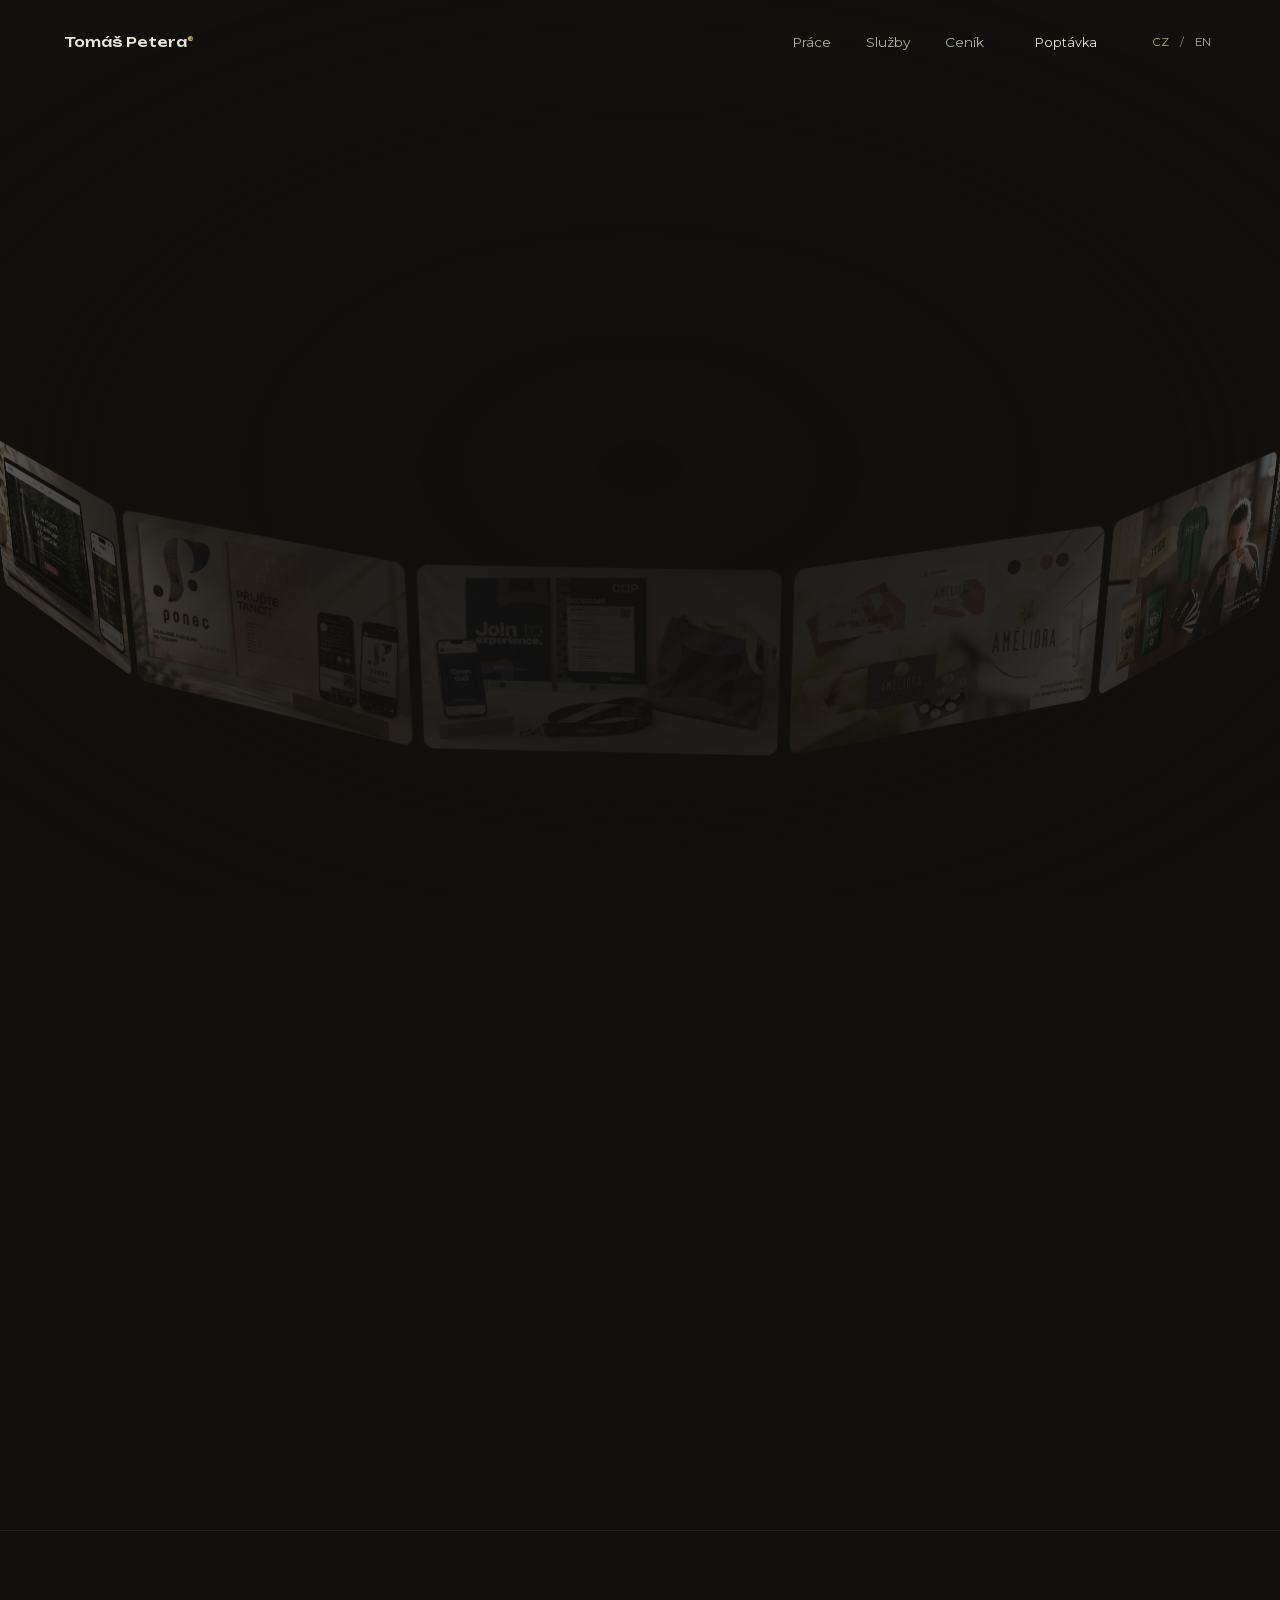
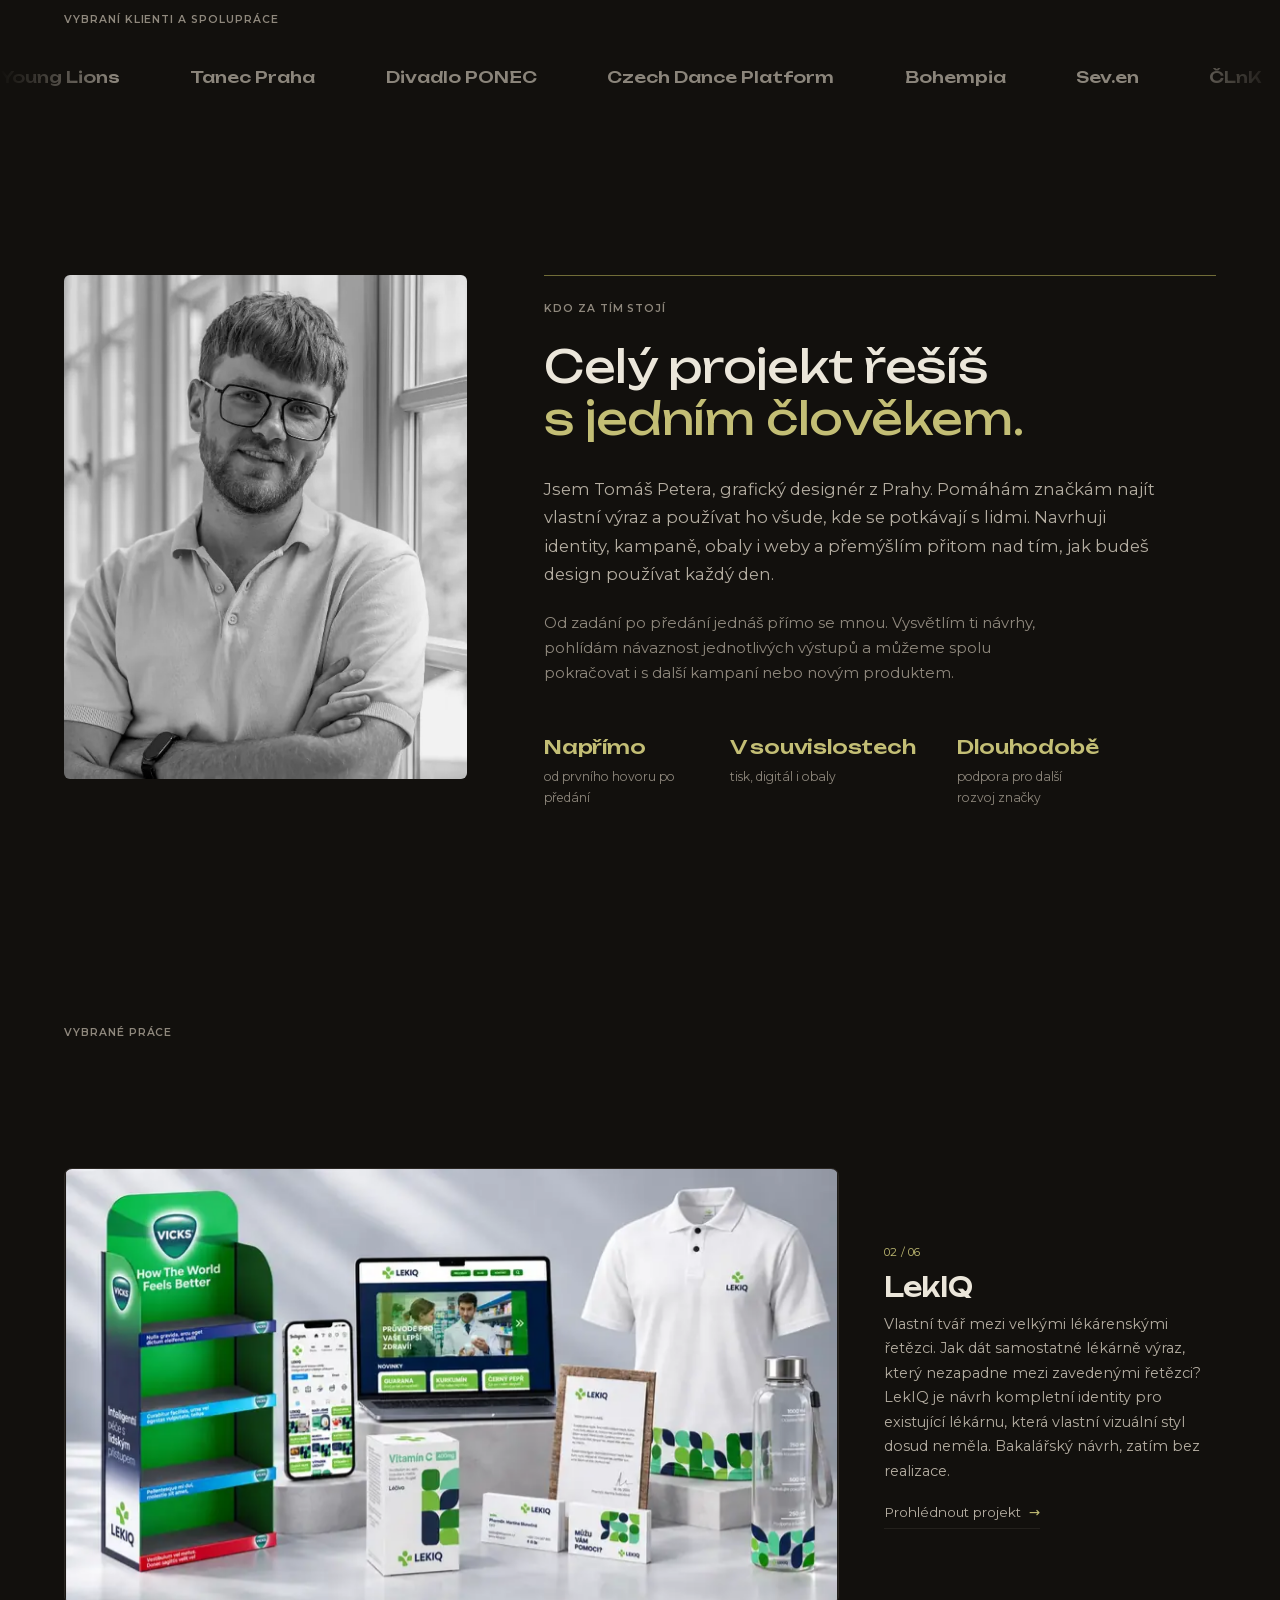
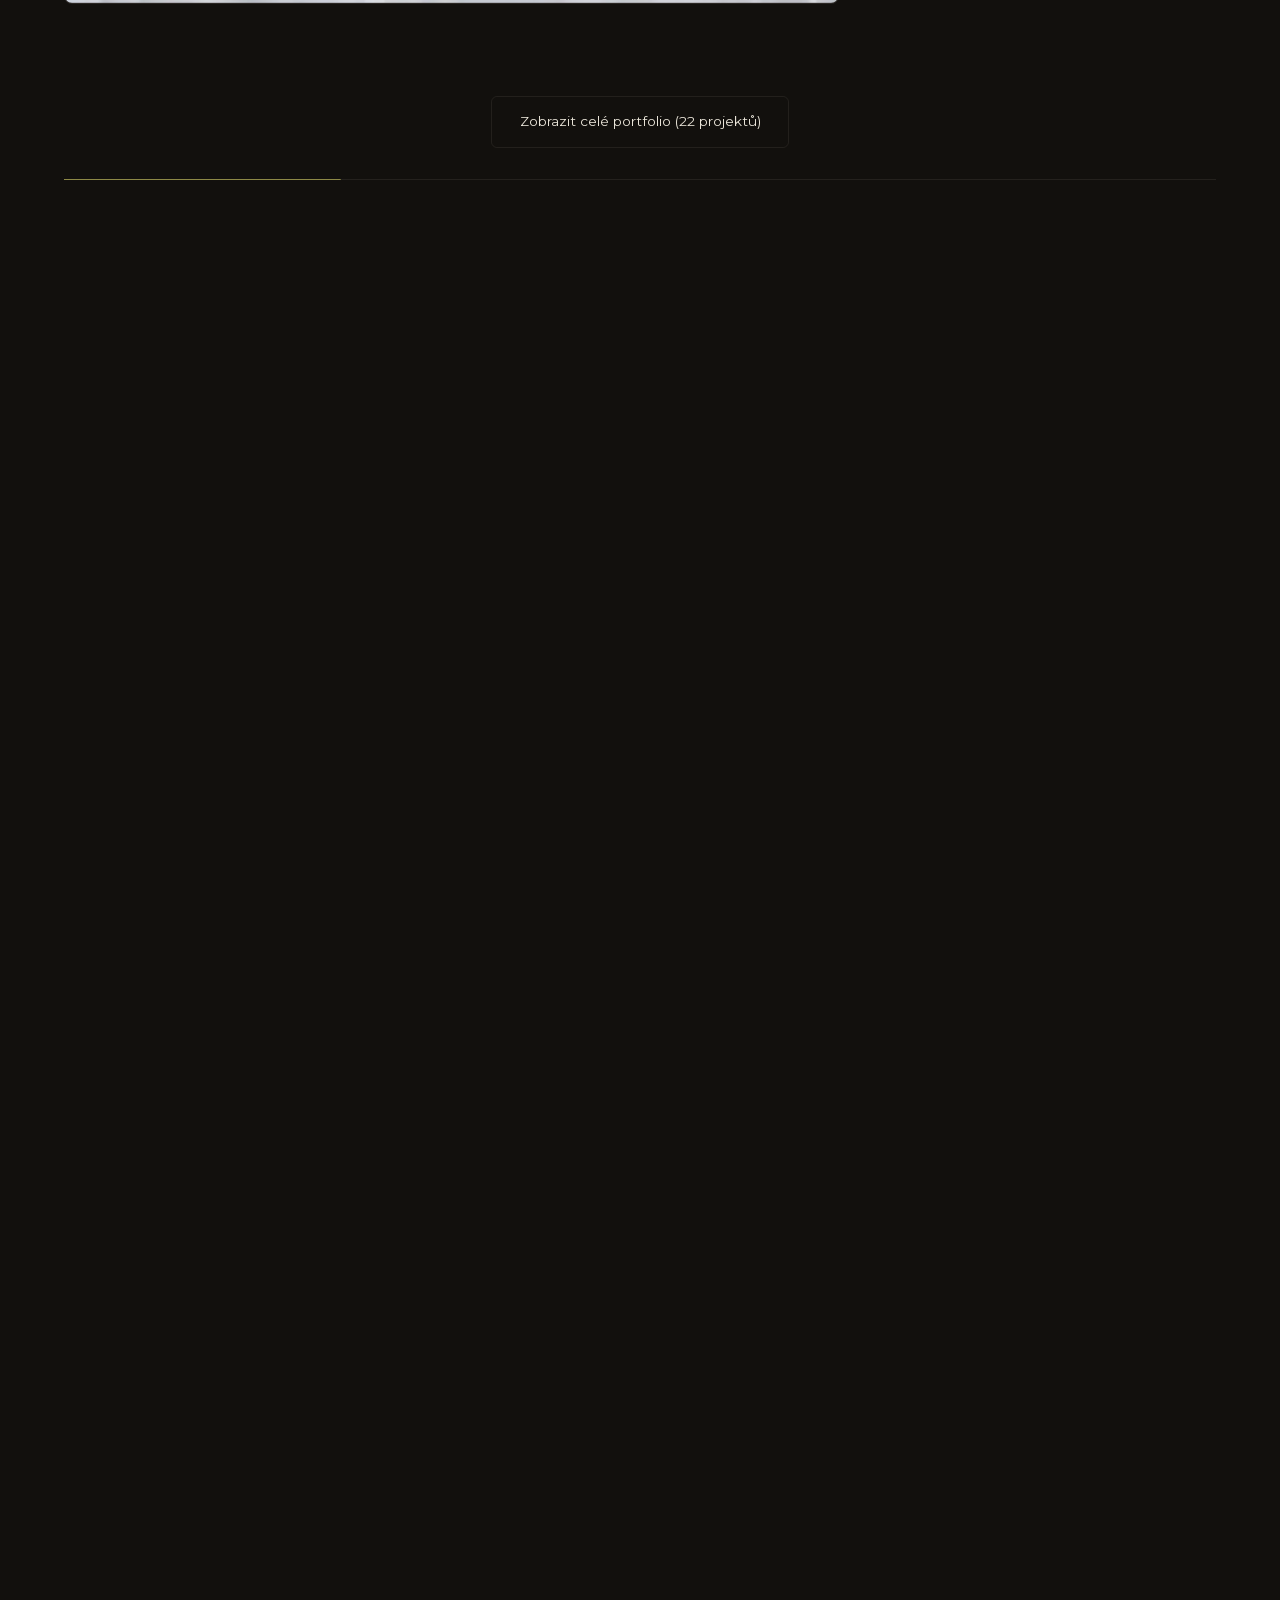
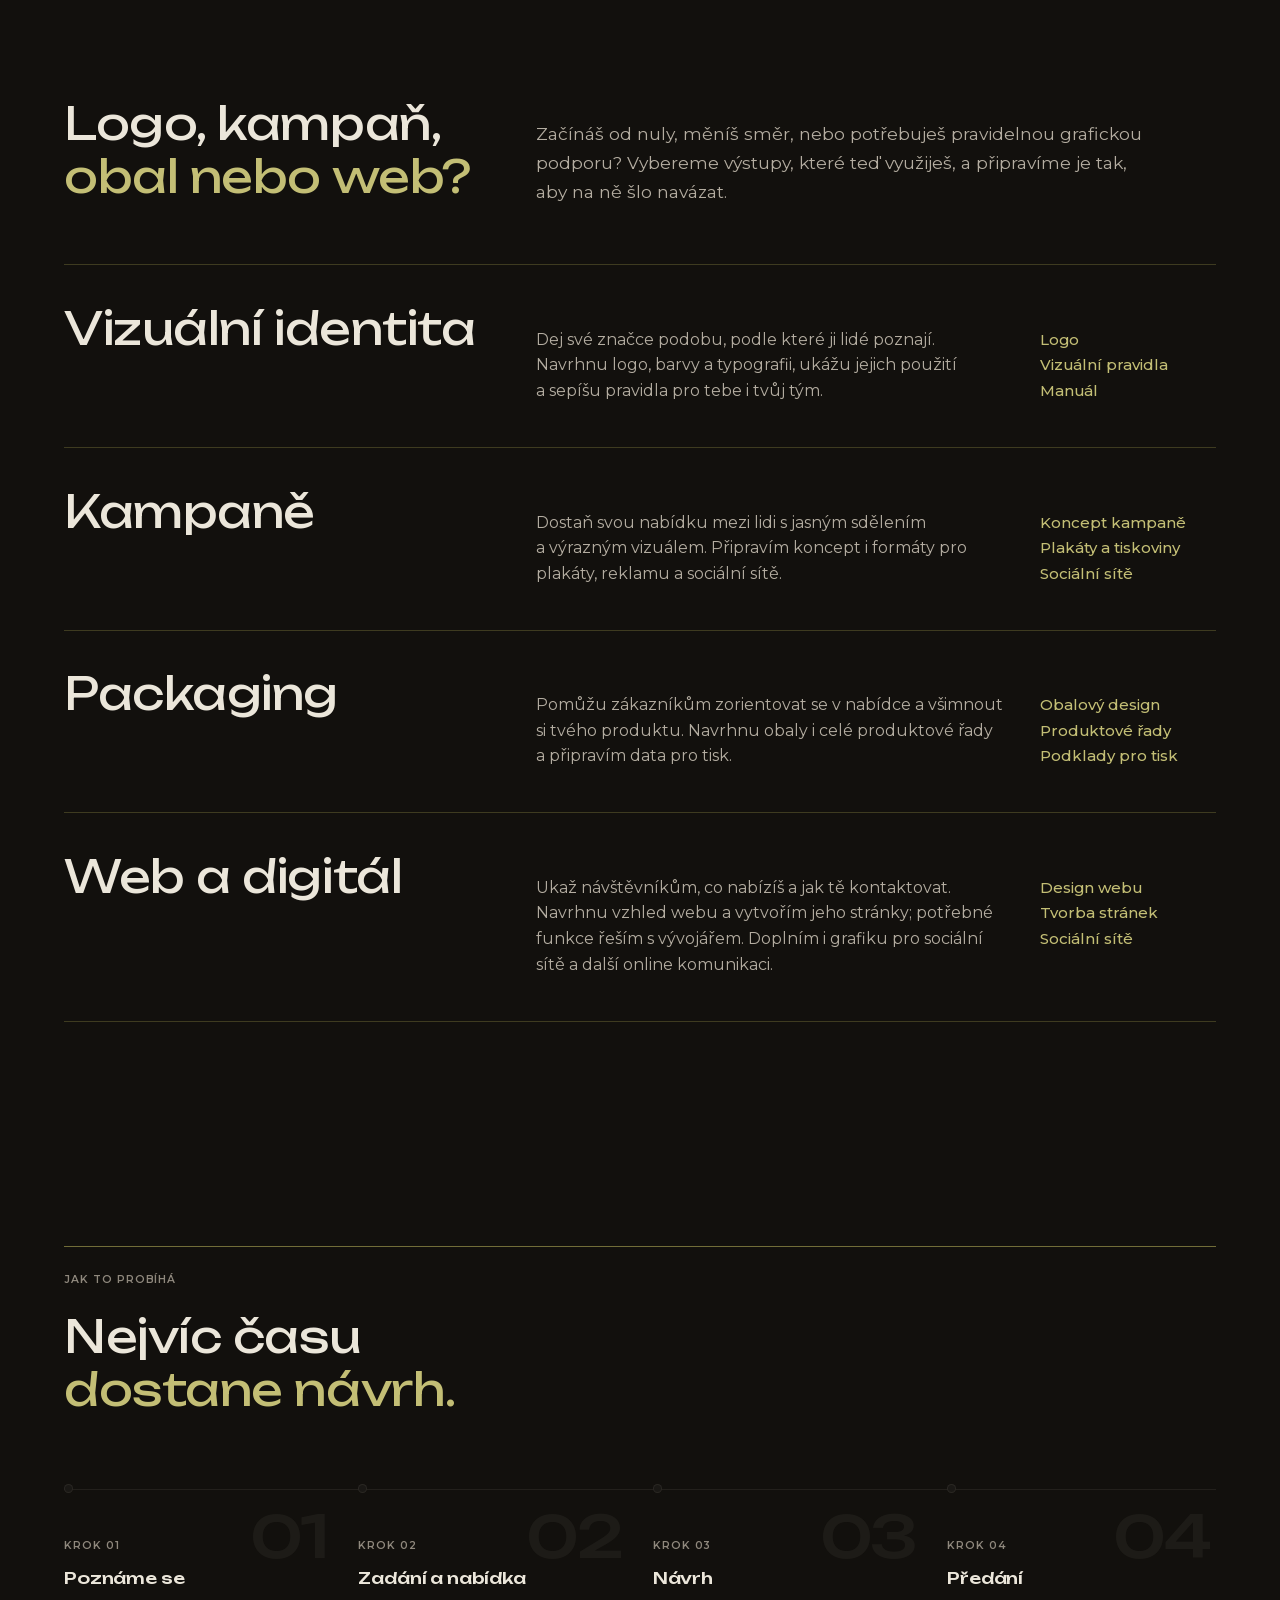
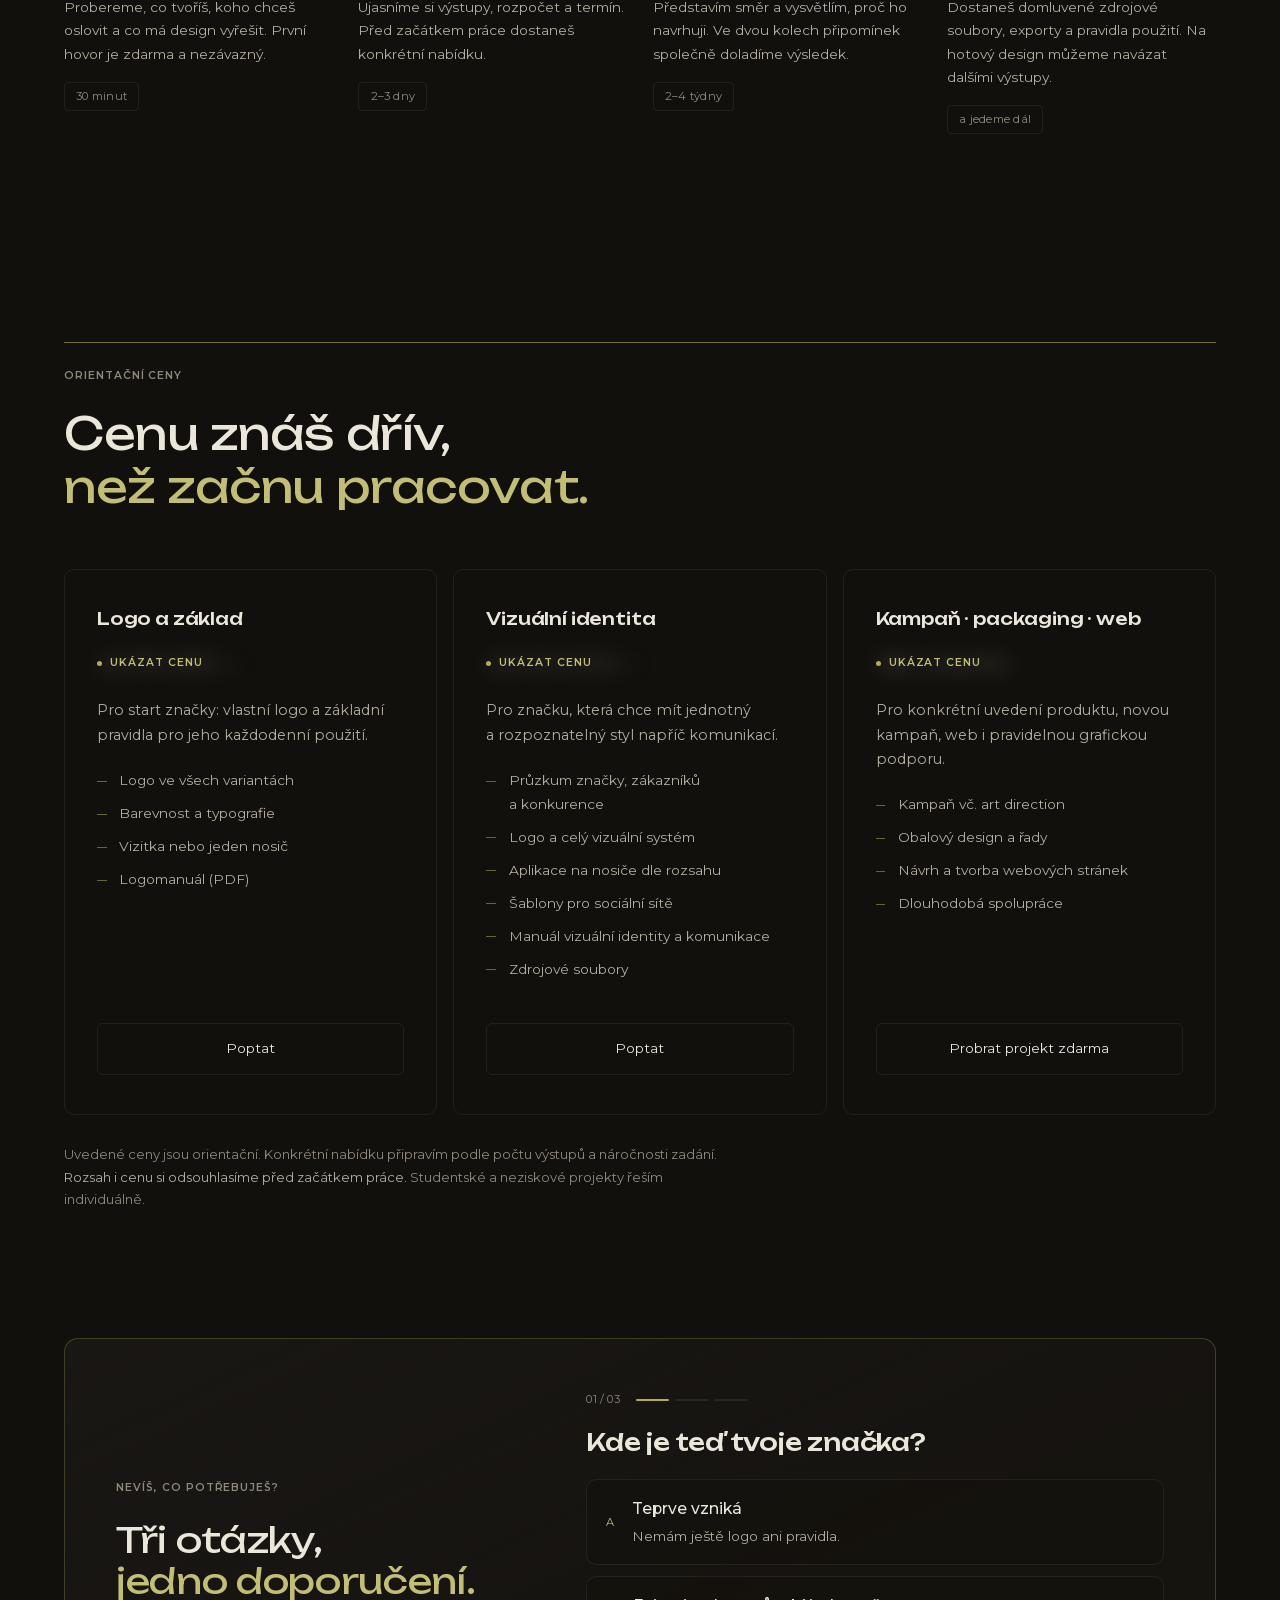
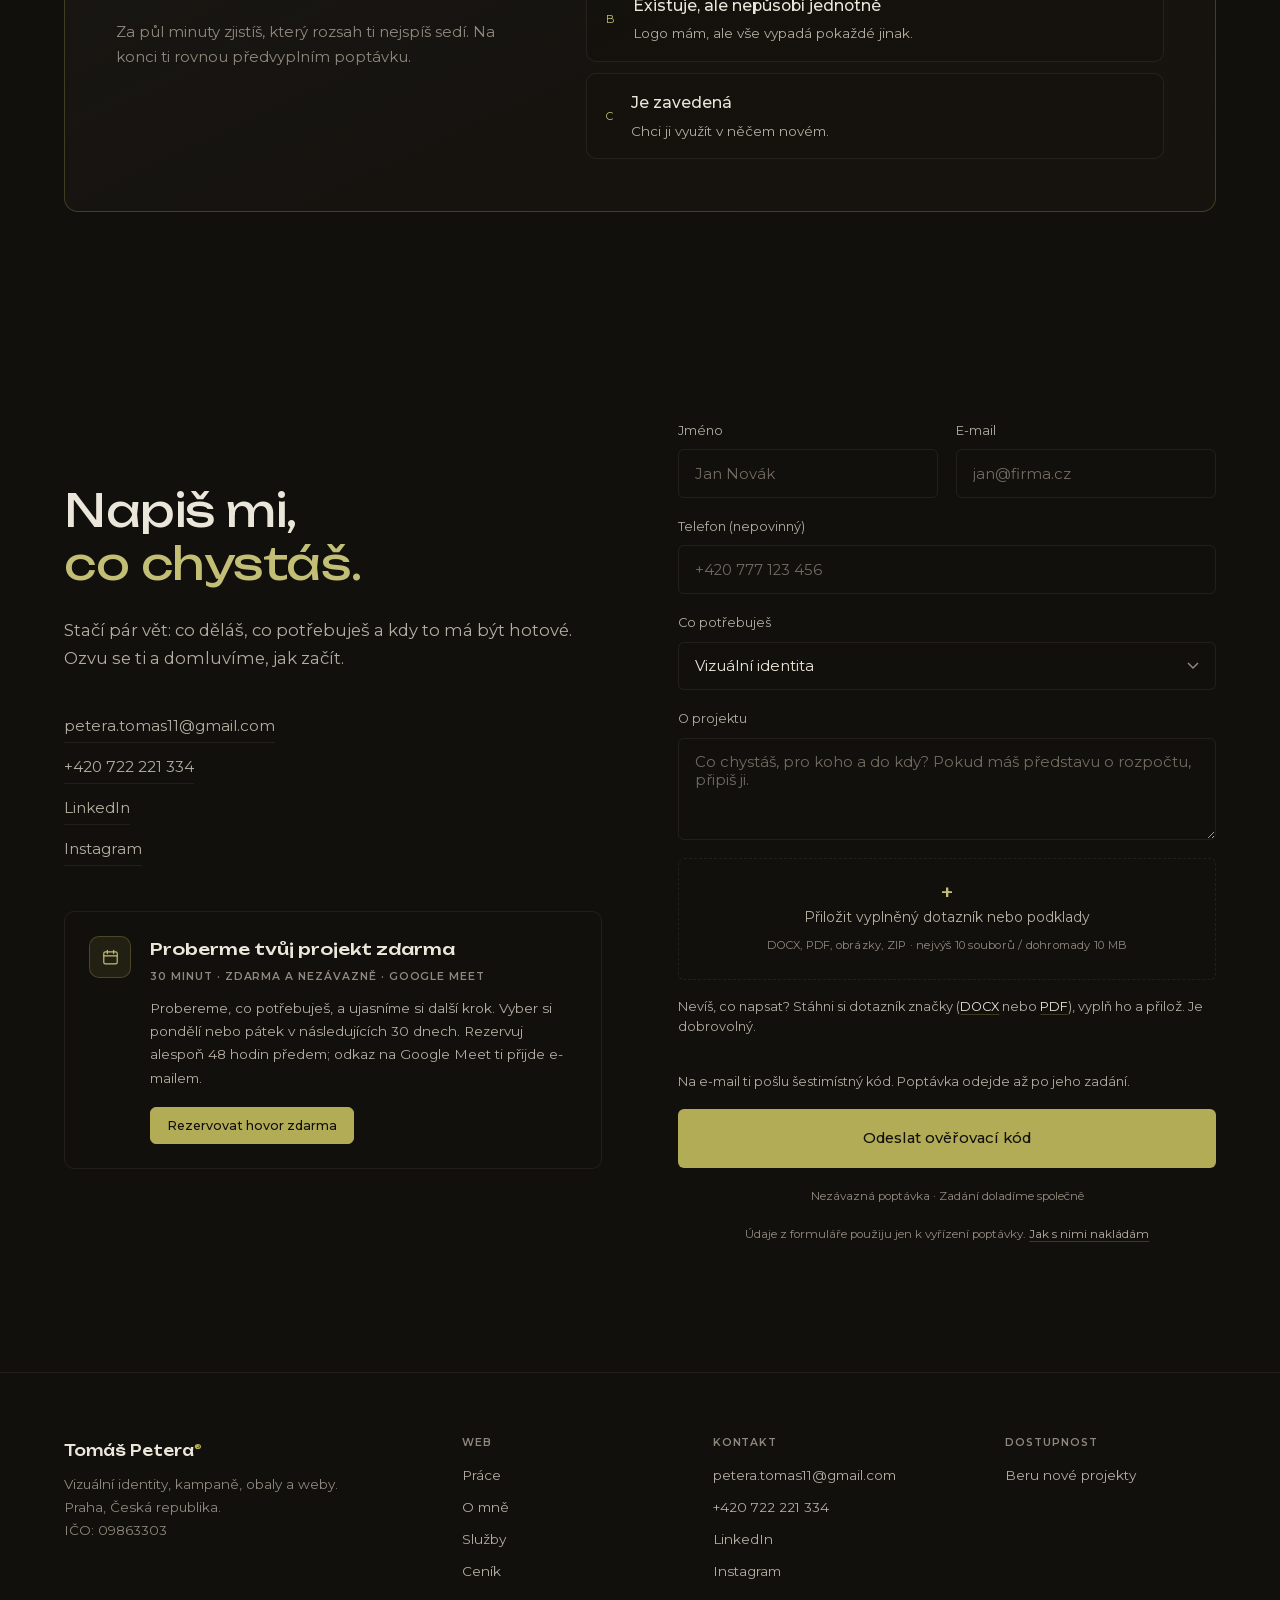
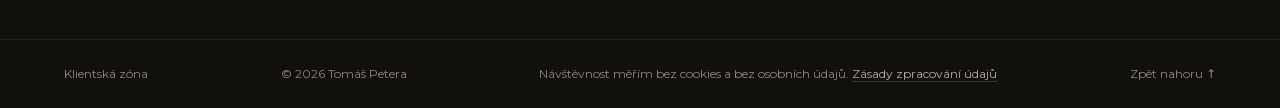
<file: index.html>
<!DOCTYPE html>

<html lang="cs">

<head>

<meta charset="UTF-8">

<meta name="viewport" content="width=device-width, initial-scale=1.0">



<title>Tomáš Petera, grafický designér Praha | Logo a vizuální identita</title>

<meta name="description" content="Grafický design pro značky, které chtějí být vidět. Tomáš Petera: vizuální identity, kampaně, obaly a weby. Prohlédni si projekty a pojďme probrat ten tvůj.">

<meta name="theme-color" content="#12100D">

<link rel="canonical" href="https://tomaspetera.cz/">



<meta property="og:title" content="Tomáš Petera, grafický designér Praha">

<meta property="og:description" content="Grafický design pro značky, které chtějí být vidět. Tomáš Petera: vizuální identity, kampaně, obaly a weby. Prohlédni si projekty a pojďme probrat ten tvůj.">

<meta property="og:type" content="website">

<meta property="og:url" content="https://tomaspetera.cz/">

<meta property="og:site_name" content="Tomáš Petera">

<meta property="og:locale" content="cs_CZ">

<meta property="og:image" content="https://tomaspetera.cz/og-cover.jpg">

<meta property="og:image:alt" content="Tomáš Petera, grafický designér, Praha">

<meta property="og:image:width" content="1200">

<meta property="og:image:height" content="630">

<meta property="og:image:type" content="image/jpeg">

<meta name="twitter:card" content="summary_large_image">

<meta name="twitter:title" content="Tomáš Petera, grafický designér Praha">

<meta name="twitter:description" content="Grafický design pro značky, které chtějí být vidět. Tomáš Petera: vizuální identity, kampaně, obaly a weby. Prohlédni si projekty a pojďme probrat ten tvůj.">

<meta name="twitter:image" content="https://tomaspetera.cz/og-cover.jpg">



<link rel="preload" as="font" type="font/woff2" href="assets/fonts/unbounded.woff2" crossorigin>

<link rel="preload" as="font" type="font/woff2" href="assets/fonts/montserrat.woff2" crossorigin>

<link rel="preload" as="image" href="assets/img/ring/younglions.webp">

<link rel="stylesheet" href="assets/css/style.css?v=20261030">



<style>

  .hero__title .hero__eyebrow{ display:block; font-weight:400; text-shadow:none; }

</style>



<script type="application/ld+json">

{

  "@context": "https://schema.org",

  "@type": "ProfessionalService",

  "@id": "https://tomaspetera.cz/#business",

  "name": "Tomáš Petera, grafický designér",

  "url": "https://tomaspetera.cz/",

  "image": "https://tomaspetera.cz/assets/img/tomas.webp",

  "email": "petera.tomas11@gmail.com",

  "telephone": "+420722221334",

  "priceRange": "13000–60000 Kč",

  "address": {

    "@type": "PostalAddress",

    "addressLocality": "Praha",

    "addressCountry": "CZ"

  },

  "areaServed": {

    "@type": "Country",

    "name": "Česká republika"

  },

  "founder": {

    "@type": "Person",

    "name": "Tomáš Petera",

    "jobTitle": "Grafický designér",

    "url": "https://tomaspetera.cz/",

    "sameAs": [

      "https://www.linkedin.com/in/tomaspetera",

      "https://www.instagram.com/tomaspetera.design/",

      "https://www.kreativnicesko.cz/cs/galerie-kreativcu/3b8aae38-7043-4389-8cdf-cd040e47220b"

    ]

  },

  "knowsAbout": [

    "vizuální identita",

    "tvorba loga",

    "logomanuál",

    "brand design",

    "reklamní kampaně",

    "art direction",

    "obalový design",

    "packaging",

    "design webu",

    "grafický design"

  ],

  "hasOfferCatalog": {

    "@type": "OfferCatalog",

    "name": "Služby",

    "itemListElement": [

      {

        "@type": "Offer",

        "itemOffered": {

          "@type": "Service",

          "name": "Vizuální identita"

        }

      },

      {

        "@type": "Offer",

        "itemOffered": {

          "@type": "Service",

          "name": "Kampaně"

        }

      },

      {

        "@type": "Offer",

        "itemOffered": {

          "@type": "Service",

          "name": "Packaging"

        }

      },

      {

        "@type": "Offer",

        "itemOffered": {

          "@type": "Service",

          "name": "Web a digitál"

        }

      }

    ]

  },

  "legalName": "Tomáš Petera",

  "taxID": "09863303",

  "identifier": {

    "@type": "PropertyValue",

    "propertyID": "IČO",

    "value": "09863303"

  },

  "sameAs": [

    "https://www.linkedin.com/in/tomaspetera",

    "https://www.instagram.com/tomaspetera.design/",

    "https://www.kreativnicesko.cz/cs/galerie-kreativcu/3b8aae38-7043-4389-8cdf-cd040e47220b"

  ]

}

</script>

<link rel="icon" type="image/x-icon" sizes="16x16 32x32 48x48" href="/favicon.ico?v=20261030">

<link rel="icon" type="image/png" sizes="32x32" href="/favicon32.png?v=20261030">

<link rel="icon" type="image/png" sizes="96x96" href="/favicon96.png?v=20261030">

<link rel="icon" type="image/png" sizes="512x512" href="/favicon512.png?v=20261030">

<link rel="apple-touch-icon" sizes="180x180" href="/appletouchicon.png?v=20261030">



<link rel="alternate" hreflang="cs" href="https://tomaspetera.cz/">

<link rel="alternate" hreflang="en" href="https://tomaspetera.cz/en.html">

<link rel="alternate" hreflang="x-default" href="https://tomaspetera.cz/">

</head>



<body>



<a href="#about" class="skip">Přeskočit na obsah</a>







<!-- ══════ NAVIGACE ══════ -->

<header class="nav" id="nav">

  <a href="#top" class="nav__logo">Tomáš&nbsp;Petera<i>®</i></a>

  <nav class="nav__links">

    <a href="prace.html">Práce</a>

    <a href="#services">Služby</a>

    <a href="#pricing">Ceník</a>

  </nav>

  <a href="#contact" class="btn btn--sm"><span>Poptávka</span></a>

  <nav class="nav__lang" aria-label="Jazyk"><a href="/" lang="cs" hreflang="cs" aria-label="Čeština" aria-current="true">CZ</a><span aria-hidden="true">/</span><a href="/en.html" lang="en" hreflang="en" aria-label="English">EN</a></nav>

  <button class="burger" id="burger" aria-label="Menu"><span></span><span></span></button>

</header>



<div class="menu" id="menu">

  <a href="prace.html">Práce</a>

  <a href="#about">O&nbsp;mně</a>

  <a href="#services">Služby</a>

  <a href="#process">Proces</a>

  <a href="#pricing">Ceník</a>

  <a href="#contact">Poptávka</a>

</div>





<button class="totop" id="toTop" aria-label="Zpět nahoru">↑</button>



<main id="top">



<!-- ══════ HERO — 3D prstenec z projektů, otáčí se scrollem ══════ -->

<section class="hero" id="hero">

  <div class="hero__stage">

    <div class="ring-wrap" id="ringWrap" aria-hidden="true">

      <div class="ring" id="ring">

        <!-- Desky 5–11 jsou při načtení vzadu a nejsou vidět, proto mají data-src: stáhnou se až po načtení

             stránky nebo při prvním posunu (main.js), aby na pomalém připojení nebrzdily styly, písma a první desku. -->

        <div class="ring__face" style="--i:0"><img src="assets/img/ring/younglions.webp" alt="" width="640" height="360" decoding="async" fetchpriority="high"></div>

        <div class="ring__face" style="--i:1"><img src="assets/img/ring/kemp-stary-sad.webp" alt="" width="640" height="360" decoding="async" fetchpriority="low"></div>

        <div class="ring__face" style="--i:2"><img src="assets/img/ring/mitogena.webp" alt="" width="640" height="360" decoding="async" fetchpriority="low"></div>

        <div class="ring__face" style="--i:3"><img src="assets/img/ring/lekiq.webp" alt="" width="640" height="360" decoding="async" fetchpriority="low"></div>

        <div class="ring__face" style="--i:4"><img src="assets/img/ring/clnk.webp" alt="" width="640" height="360" decoding="async" fetchpriority="low"></div>

        <div class="ring__face" style="--i:5"><img data-src="assets/img/ring/therrapia.webp" alt="" width="640" height="360" decoding="async" fetchpriority="low"></div>

        <div class="ring__face" style="--i:6"><img data-src="assets/img/ring/ponec.webp" alt="" width="640" height="360" decoding="async" fetchpriority="low"></div>

        <div class="ring__face" style="--i:7"><img data-src="assets/img/ring/cdp.webp" alt="" width="640" height="360" decoding="async" fetchpriority="low"></div>

        <div class="ring__face" style="--i:8"><img data-src="assets/img/ring/ameliora.webp" alt="" width="640" height="360" decoding="async" fetchpriority="low"></div>

        <div class="ring__face" style="--i:9"><img data-src="assets/img/ring/ecoffee.webp" alt="" width="640" height="360" decoding="async" fetchpriority="low"></div>

        <div class="ring__face" style="--i:10"><img data-src="assets/img/ring/den-usmevu.webp" alt="" width="640" height="360" decoding="async" fetchpriority="low"></div>

        <div class="ring__face" style="--i:11"><img data-src="assets/img/ring/sisters-conspiracy.webp" alt="" width="640" height="360" decoding="async" fetchpriority="low"></div>

        <div class="ring__face" style="--i:12"><img src="assets/img/ring/fits.webp" alt="" width="640" height="360" decoding="async" fetchpriority="low"></div>

        <div class="ring__face" style="--i:13"><img src="assets/img/ring/kutna-hora.webp" alt="" width="640" height="360" decoding="async" fetchpriority="low"></div>

        <div class="ring__face" style="--i:14"><img src="assets/img/ring/drip-it.webp" alt="" width="640" height="360" decoding="async" fetchpriority="low"></div>

        <div class="ring__face" style="--i:15"><img src="assets/img/ring/klaudia-zdravi.webp" alt="" width="640" height="360" decoding="async" fetchpriority="low"></div>

      </div>

    </div>

    <div class="hero__scrim" aria-hidden="true"></div>



    <div class="hero__content" id="heroContent">

      <div class="hero__inner">

        <h1 class="hero__title">

          <span class="hero__eyebrow">Grafický designér · Praha</span>

          <span class="line"><span class="split">Ať tvoji značku</span></span>

          <span class="line"><span class="split">nejde přehlédnout.</span></span>

        </h1>

        <p class="hero__sub">Dám tvé značce vlastní tvář a&nbsp;jasná pravidla. Od loga přes obaly až po komunikaci, kterou lidé poznají. Potřebuješ novou identitu, nebo partnera pro její další rozvoj? Pojďme probrat, co má tvoje značka před sebou.</p>

        <div class="hero__cta">

          <a href="#showcase" class="btn btn--primary"><span>Prohlédnout projekty</span></a>

          <a href="#contact" class="btn btn--ghost"><span>Probrat spolupráci</span></a>

        </div>

      </div>

    </div>





  </div>

</section>





<!-- ══════ KLIENTI — pás log ══════ -->

<section class="brands">

  <div class="container">

    <p class="brands__label reveal">Vybraní klienti a&nbsp;spolupráce</p>

  </div>

  <div class="marquee" id="marquee">

    <div class="marquee__track">

      <span class="logo">Young Lions</span>

      <span class="logo">Tanec Praha</span>

      <span class="logo">Divadlo PONEC</span>

      <span class="logo">Czech Dance Platform</span>

      <span class="logo">Bohempia</span>

      <span class="logo">Sev.en</span>

      <span class="logo">ČLnK</span>

      <span class="logo">PharmaPort</span>

      <span class="logo">LabePharm</span>

      <span class="logo">Grow Smart</span>

      <span class="logo">Kreativní kancl</span>

      <span class="logo">Viadukt Karlín</span>

      <span class="logo">Mitogena</span>

    </div>

  </div>

</section>



<!-- ══════ O MNĚ ══════ -->

<section class="about" id="about">

  <div class="container about__grid">

    <div class="about__photo reveal">

      <img src="assets/img/tomas.webp" alt="Tomáš Petera, grafický designér" width="504" height="630" loading="lazy" decoding="async">

    </div>

    <div class="about__text">

      <p class="eyebrow reveal">Kdo za tím stojí</p>

      <h2 class="h2 reveal">Celý projekt řešíš<br><span class="accent">s&nbsp;jedním člověkem.</span></h2>

      <p class="lead reveal">Jsem Tomáš Petera, grafický designér z&nbsp;Prahy. Pomáhám značkám najít vlastní výraz a&nbsp;používat ho všude, kde se potkávají s&nbsp;lidmi. Navrhuji identity, kampaně, obaly i&nbsp;weby a&nbsp;přemýšlím přitom nad tím, jak budeš design používat každý den.</p>

      <p class="muted reveal">Od zadání po předání jednáš přímo se mnou. Vysvětlím ti návrhy, pohlídám návaznost jednotlivých výstupů a&nbsp;můžeme spolu pokračovat i&nbsp;s&nbsp;další kampaní nebo novým produktem.</p>

      <ul class="about__facts reveal"><li><b>Napřímo</b><span>od prvního hovoru po předání</span></li><li><b>V&nbsp;souvislostech</b><span>tisk, digitál i&nbsp;obaly</span></li><li><b>Dlouhodobě</b><span>podpora pro další rozvoj značky</span></li></ul>

    </div>

  </div>

</section>



<!-- ══════ VYBRANÉ PRÁCE — jedna po druhé ══════ -->

<section class="showcase" id="showcase">

  <div class="showcase__sticky">

    <div class="container showcase__head">

      <p class="eyebrow">Vybrané práce</p>

      <h2 class="vh">Vybrané práce</h2>

    </div>



    <div class="showcase__stage" id="stage">

<figure class="shot"><div class="shot__media"><img src="assets/img/younglions-800.webp" srcset="assets/img/younglions-480.webp 480w, assets/img/younglions-800.webp 800w, assets/img/younglions-1200.webp 1200w" sizes="(max-width: 1080px) 92vw, min(58vw, 800px)" alt="Young Lions 2026 – ukázka projektu" width="1600" height="900" loading="lazy" decoding="async"></div><figcaption><span class="shot__idx">01 / 06</span><h3>Young Lions 2026</h3><p>Každý ročník nový. Značka pořád rozpoznatelná. Vizuální podoba Young Lions se každý rok výrazně měnila.</p><span class="shot__links"><a class="shot__link" href="prace.html#younglions">Prohlédnout projekt <i>→</i></a><a class="shot__link" href="https://www.instagram.com/younglionscz/" target="_blank" rel="noopener" data-ext="instagram">Instagram <i>↗</i></a></span></figcaption></figure>

<figure class="shot"><div class="shot__media"><img src="assets/img/lekiq-800.webp" srcset="assets/img/lekiq-480.webp 480w, assets/img/lekiq-800.webp 800w, assets/img/lekiq-1200.webp 1200w" sizes="(max-width: 1080px) 92vw, min(58vw, 800px)" alt="LekIQ – ukázka projektu" width="1600" height="900" loading="lazy" decoding="async"></div><figcaption><span class="shot__idx">02 / 06</span><h3>LekIQ</h3><p>Vlastní tvář mezi velkými lékárenskými řetězci. Jak dát samostatné lékárně výraz, který nezapadne mezi zavedenými řetězci? LekIQ je návrh kompletní identity pro existující lékárnu, která vlastní vizuální styl dosud neměla. Bakalářský návrh, zatím bez realizace.</p><a class="shot__link" href="prace.html#lekiq">Prohlédnout projekt <i>→</i></a></figcaption></figure>

<figure class="shot"><div class="shot__media"><img src="assets/img/clnk-800.webp" srcset="assets/img/clnk-480.webp 480w, assets/img/clnk-800.webp 800w, assets/img/clnk-1200.webp 1200w" sizes="(max-width: 1080px) 92vw, min(58vw, 800px)" alt="Česká lékárnická komora – ukázka projektu" width="1600" height="900" loading="lazy" decoding="async"></div><figcaption><span class="shot__idx">03 / 06</span><h3>Česká lékárnická komora</h3><p>Jedna komora. Jednotný hlas i&nbsp;vizuální podoba. Od interních dokumentů po veřejnou komunikaci&nbsp;– nová identita České lékárnické komory musela fungovat v&nbsp;každodenním provozu celé organizace.</p><span class="shot__links"><a class="shot__link" href="prace.html#clnk">Prohlédnout projekt <i>→</i></a><a class="shot__link" href="https://lekarnici.cz/" target="_blank" rel="noopener" data-ext="web">Web komory <i>↗</i></a></span></figcaption></figure>

<figure class="shot"><div class="shot__media"><img src="assets/img/therrapia-800.webp" srcset="assets/img/therrapia-480.webp 480w, assets/img/therrapia-800.webp 800w, assets/img/therrapia-1200.webp 1200w" sizes="(max-width: 1080px) 92vw, min(58vw, 800px)" alt="Therrapia – ukázka projektu" width="1600" height="900" loading="lazy" decoding="async"></div><figcaption><span class="shot__idx">04 / 06</span><h3>Therrapia</h3><p>První kontakt začíná ještě před prvním setkáním. Nová terapeutická praxe potřebovala představit svou nabídku a&nbsp;vytvořit prostor pro první oslovení.</p><span class="shot__links"><a class="shot__link" href="prace.html#therrapia">Prohlédnout projekt <i>→</i></a><a class="shot__link" href="https://therrapia.cz/" target="_blank" rel="noopener" data-ext="web">Živý web <i>↗</i></a></span></figcaption></figure>

<figure class="shot"><div class="shot__media"><img src="assets/img/ponec-800.webp" srcset="assets/img/ponec-480.webp 480w, assets/img/ponec-800.webp 800w, assets/img/ponec-1200.webp 1200w" sizes="(max-width: 1080px) 92vw, min(58vw, 800px)" alt="Divadlo PONEC – ukázka projektu" width="1600" height="900" loading="lazy" decoding="async"></div><figcaption><span class="shot__idx">05 / 06</span><h3>Divadlo PONEC</h3><p>Současný tanec potřebuje identitu v&nbsp;pohybu. Nová identita dává divadlu PONEC dynamický, současný výraz a&nbsp;propojuje jej s&nbsp;rodinou Tance Praha.</p><span class="shot__links"><a class="shot__link" href="prace.html#ponec">Prohlédnout projekt <i>→</i></a><a class="shot__link" href="https://www.instagram.com/ponec_divadlo/" target="_blank" rel="noopener" data-ext="instagram">Instagram <i>↗</i></a></span></figcaption></figure>

<figure class="shot"><div class="shot__media"><img src="assets/img/cdp-800.webp" srcset="assets/img/cdp-480.webp 480w, assets/img/cdp-800.webp 800w, assets/img/cdp-1200.webp 1200w" sizes="(max-width: 1080px) 92vw, min(58vw, 800px)" alt="Czech Dance Platform – ukázka projektu" width="1600" height="900" loading="lazy" decoding="async"></div><figcaption><span class="shot__idx">06 / 06</span><h3>Czech Dance Platform</h3><p>Nový ročník nemusí znamenat začínat znovu. Česká taneční platforma měnila svou vizuální podobu s&nbsp;jednotlivými ročníky.</p><span class="shot__links"><a class="shot__link" href="prace.html#cdp">Prohlédnout projekt <i>→</i></a><a class="shot__link" href="https://www.instagram.com/czechdanceplatform/" target="_blank" rel="noopener" data-ext="instagram">Instagram <i>↗</i></a></span></figcaption></figure>

    </div>



    <div class="showcase__foot">

      <a href="prace.html" class="btn btn--ghost">

        <span>Zobrazit celé portfolio (22&nbsp;projektů)</span>

      </a>

    </div>



    <div class="showcase__bar"><span class="showcase__fill" id="showcaseFill"></span></div>

  </div>

</section>



<!-- ══════ SLUŽBY ══════ -->

<section class="services" id="services">

  <div class="container">

    <p class="eyebrow reveal">Co dělám</p>

    <h2 class="h2 reveal">Logo, kampaň,<br><span class="accent">obal nebo web?</span></h2>

    <p class="lead reveal">Začínáš od nuly, měníš směr, nebo potřebuješ pravidelnou grafickou podporu? Vybereme výstupy, které teď využiješ, a&nbsp;připravíme je tak, aby na ně šlo navázat.</p>

    <div class="rejstrik">

      <article class="rejstrik__row reveal">

        <h3>Vizuální identita</h3>

        <p>Dej své značce podobu, podle které ji lidé poznají. Navrhnu logo, barvy a&nbsp;typografii, ukážu jejich použití a&nbsp;sepíšu pravidla pro tebe i&nbsp;tvůj tým.</p>

        <ul class="rejstrik__out"><li>Logo</li><li>Vizuální pravidla</li><li>Manuál</li></ul>

      </article>

      <article class="rejstrik__row reveal">

        <h3>Kampaně</h3>

        <p>Dostaň svou nabídku mezi lidi s&nbsp;jasným sdělením a&nbsp;výrazným vizuálem. Připravím koncept i&nbsp;formáty pro plakáty, reklamu a&nbsp;sociální sítě.</p>

        <ul class="rejstrik__out"><li>Koncept kampaně</li><li>Plakáty a&nbsp;tiskoviny</li><li>Sociální sítě</li></ul>

      </article>

      <article class="rejstrik__row reveal">

        <h3>Packaging</h3>

        <p>Pomůžu zákazníkům zorientovat se v&nbsp;nabídce a&nbsp;všimnout si tvého produktu. Navrhnu obaly i&nbsp;celé produktové řady a&nbsp;připravím data pro tisk.</p>

        <ul class="rejstrik__out"><li>Obalový design</li><li>Produktové řady</li><li>Podklady pro tisk</li></ul>

      </article>

      <article class="rejstrik__row reveal">

        <h3>Web a&nbsp;digitál</h3>

        <p>Ukaž návštěvníkům, co nabízíš a&nbsp;jak tě kontaktovat. Navrhnu vzhled webu a&nbsp;vytvořím jeho stránky; potřebné funkce řeším s&nbsp;vývojářem. Doplním i&nbsp;grafiku pro sociální sítě a&nbsp;další online komunikaci.</p>

        <ul class="rejstrik__out"><li>Design webu</li><li>Tvorba stránek</li><li>Sociální sítě</li></ul>

      </article>

    </div>

  </div>

</section>



<!-- ══════ PROCES — časová osa ══════ -->

<section class="process" id="process">

  <div class="container">

    <p class="eyebrow reveal">Jak to probíhá</p>

    <h2 class="h2 reveal">Nejvíc času<br><span class="accent">dostane návrh.</span></h2>



    <div class="timeline" id="timeline">

      <div class="timeline__rail"><span class="timeline__fill" id="timelineFill"></span></div>



      <article class="step">

        <span class="step__node"></span>

        <span class="step__ghost" aria-hidden="true">01</span>

        <div class="step__body">

          <b class="step__no">Krok 01</b>

          <h4 aria-level="3">Poznáme se</h4>

          <p>Probereme, co tvoříš, koho chceš oslovit a&nbsp;co má design vyřešit. První hovor je zdarma a&nbsp;nezávazný.</p>

          <span class="step__time">30&nbsp;minut</span>

        </div>

      </article>



      <article class="step">

        <span class="step__node"></span>

        <span class="step__ghost" aria-hidden="true">02</span>

        <div class="step__body">

          <b class="step__no">Krok 02</b>

          <h4 aria-level="3">Zadání a&nbsp;nabídka</h4>

          <p>Ujasníme si výstupy, rozpočet a&nbsp;termín. Před začátkem práce dostaneš konkrétní nabídku.</p>

          <span class="step__time">2–3&nbsp;dny</span>

        </div>

      </article>



      <article class="step">

        <span class="step__node"></span>

        <span class="step__ghost" aria-hidden="true">03</span>

        <div class="step__body">

          <b class="step__no">Krok 03</b>

          <h4 aria-level="3">Návrh</h4>

          <p>Představím směr a&nbsp;vysvětlím, proč ho navrhuji. Ve dvou kolech připomínek společně doladíme výsledek.</p>

          <span class="step__time">2–4&nbsp;týdny</span>

        </div>

      </article>



      <article class="step">

        <span class="step__node"></span>

        <span class="step__ghost" aria-hidden="true">04</span>

        <div class="step__body">

          <b class="step__no">Krok 04</b>

          <h4 aria-level="3">Předání</h4>

          <p>Dostaneš domluvené zdrojové soubory, exporty a&nbsp;pravidla použití. Na hotový design můžeme navázat dalšími výstupy.</p>

          <span class="step__time">a&nbsp;jedeme dál</span>

        </div>

      </article>

    </div>

  </div>

</section>





<!-- ══════ CENÍK ══════ -->

<section class="pricing" id="pricing">

  <div class="container">

    <p class="eyebrow reveal">Orientační ceny</p>

    <h2 class="h2 reveal">Cenu znáš dřív,<br><span class="accent">než začnu pracovat.</span></h2>



    <div class="plans">

      <div class="plan reveal" data-price>

        <h3>Logo a&nbsp;základ</h3>

        <div class="plan__price">

          <span class="plan__price-val">od 15 000 <i>Kč</i></span>

          <span class="plan__price-hint">Ukázat cenu</span>

        </div>

        <p class="plan__desc">Pro start značky: vlastní logo a&nbsp;základní pravidla pro jeho každodenní použití.</p>

        <ul>

          <li>Logo ve všech variantách</li>

          <li>Barevnost a&nbsp;typografie</li>

          <li>Vizitka nebo jeden nosič</li>

          <li>Logomanuál (PDF)</li>

        </ul>

        <a href="#contact" class="btn btn--ghost btn--full">Poptat</a>

      </div>



      <div class="plan reveal" data-price>

        <h3>Vizuální identita</h3>

        <div class="plan__price">

          <span class="plan__price-val">od 40 000 <i>Kč</i></span>

          <span class="plan__price-hint">Ukázat cenu</span>

        </div>

        <p class="plan__desc">Pro značku, která chce mít jednotný a&nbsp;rozpoznatelný styl napříč komunikací.</p>

        <ul>

          <li>Průzkum značky, zákazníků a&nbsp;konkurence</li>

          <li>Logo a&nbsp;celý vizuální systém</li>

          <li>Aplikace na nosiče dle rozsahu</li>

          <li>Šablony pro sociální sítě</li>

          <li>Manuál vizuální identity a&nbsp;komunikace</li>

          <li>Zdrojové soubory</li>

        </ul>

        <a href="#contact" class="btn btn--ghost btn--full">Poptat</a>

      </div>



      <div class="plan reveal" data-price>

        <h3>Kampaň · packaging · web</h3>

        <div class="plan__price">

          <span class="plan__price-val">dle rozsahu</span>

          <span class="plan__price-hint">Ukázat cenu</span>

        </div>

        <p class="plan__desc">Pro konkrétní uvedení produktu, novou kampaň, web i&nbsp;pravidelnou grafickou podporu.</p>

        <ul>

          <li>Kampaň vč. art direction</li>

          <li>Obalový design a&nbsp;řady</li>

          <li>Návrh a&nbsp;tvorba webových stránek</li>

          <li>Dlouhodobá spolupráce</li>

        </ul>

        <a href="#contact" class="btn btn--ghost btn--full">Probrat projekt zdarma</a>

      </div>

    </div>

    <p class="plans__note reveal">Uvedené ceny jsou orientační. Konkrétní nabídku připravím podle počtu výstupů a&nbsp;náročnosti zadání. <b>Rozsah i&nbsp;cenu si odsouhlasíme před začátkem práce.</b> Studentské a&nbsp;neziskové projekty řeším individuálně.</p>

  </div>

</section>



<!-- ══════ KVÍZ ══════ -->

<section class="quiz" id="quiz" aria-labelledby="quizTitle">

  <div class="container">

    <div class="quiz__card reveal">

      <div class="quiz__head">

        <p class="eyebrow">Nevíš, co potřebuješ?</p>

        <h2 class="h2" id="quizTitle">Tři otázky,<br><span class="accent">jedno doporučení.</span></h2>

        <p class="muted">Za půl minuty zjistíš, který rozsah ti nejspíš sedí. Na konci ti rovnou předvyplním poptávku.</p>

      </div>

      <div class="quiz__panel" id="quizPanel" aria-live="polite">

        <noscript><p class="muted">Kvíz potřebuje JavaScript. Napiš mi rovnou <a href="#contact">do poptávky</a>.</p></noscript>

      </div>

    </div>

  </div>

</section>





<!-- ══════ POPTÁVKA ══════ -->

<section class="contact" id="contact">

  <div class="container contact__grid">

    <div class="contact__side">

      <p class="eyebrow reveal">Poptávka</p>

      <h2 class="h2 reveal">Napiš mi,<br><span class="accent">co chystáš.</span></h2>

      <p class="lead reveal">Stačí pár vět: co děláš, co potřebuješ a&nbsp;kdy to má být hotové. Ozvu se ti a&nbsp;domluvíme, jak začít.</p>

      <div class="contact__direct reveal">

        <a href="mailto:petera.tomas11@gmail.com">petera.tomas11@gmail.com</a>

        <a href="tel:+420722221334">+420 722 221 334</a>

        <a href="https://www.linkedin.com/in/tomaspetera" target="_blank" rel="noopener">LinkedIn</a>

        <a href="https://www.instagram.com/tomaspetera.design/" target="_blank" rel="noopener">Instagram</a>

      </div>



      <!-- ── REZERVACE HOVORU — Google Kalendář (rozvrh schůzek), otevírá se v novém okně ── -->

      <div class="brief reveal">

        <span class="brief__icon" aria-hidden="true">

          <svg viewBox="0 0 24 24" fill="none" stroke="currentColor" stroke-width="1.5" stroke-linecap="round" stroke-linejoin="round">

            <rect x="3.5" y="5" width="17" height="15" rx="2"/><path d="M8 3v4M16 3v4M3.5 10h17"/>

          </svg>

        </span>

        <div class="brief__text">

          <b>Proberme tvůj projekt zdarma</b>

          <em>30&nbsp;minut · zdarma a&nbsp;nezávazně · Google Meet</em>

          <p>Probereme, co potřebuješ, a&nbsp;ujasníme si další krok. Vyber si pondělí nebo pátek v&nbsp;následujících 30&nbsp;dnech. Rezervuj alespoň 48&nbsp;hodin předem; odkaz na Google Meet ti přijde e-mailem.</p>

          <p class="brief__termin" data-termin hidden></p>

          <span class="brief__links">

            <a href="https://calendar.google.com/calendar/appointments/schedules/AcZssZ2lQOGA2t-JJVEKWHF6NmJk4d18JD1EE6JEv0ar5DN4d3z3gwg9J94sS6iQbrUNA9orx3Tcb2SC?gv=true" target="_blank" rel="noopener" class="is-primary">Rezervovat hovor zdarma</a>

          </span>

        </div>

      </div>

    </div>



    <form class="form reveal" action="https://petera-contact.peteratom857857.workers.dev/submit" data-email-verification="true" data-turnstile-sitekey="0x4AAAAAAFOn-SndQte1cYbS"

          method="POST" enctype="multipart/form-data">

      <input type="text" name="_honey" style="display:none" tabindex="-1" autocomplete="off">



      <div class="form__row">

        <label><span>Jméno</span><input type="text" name="Jméno" maxlength="150" placeholder="Jan Novák" autocomplete="name" required></label>

        <label><span>E-mail</span><input type="email" name="email" maxlength="254" spellcheck="false" autocapitalize="none" aria-describedby="emailHelp" placeholder="jan@firma.cz" autocomplete="email" required></label>

      </div>

      <p class="form__hint" id="emailHelp" hidden aria-live="polite"></p>

      <label><span>Telefon (nepovinný)</span><input type="tel" name="Telefon" autocomplete="tel" inputmode="tel" maxlength="40" placeholder="+420 777 123 456"></label>

      <label><span>Co potřebuješ</span>

        <select name="Služba">

          <option>Vizuální identita</option>

          <option>Logo a základ</option>

          <option>Kampaň</option>

          <option>Packaging</option>

          <option>Web</option>

          <option>Zatím nevím</option>

        </select>

      </label>

      <label><span>O&nbsp;projektu</span><textarea name="Zpráva" maxlength="12000" rows="4" placeholder="Co chystáš, pro koho a do kdy? Pokud máš představu o rozpočtu, připiš ji." required></textarea></label>



      <div class="file">

        <input type="file" id="attach" name="attachment" multiple

               accept=".doc,.docx,.pdf,.png,.jpg,.jpeg,.webp,.zip,.ai,.eps,.svg">

        <label for="attach" class="file__label">

          <span class="file__plus" aria-hidden="true">+</span>

          <span class="file__txt" id="fileTxt" aria-live="polite">Přiložit vyplněný dotazník nebo podklady</span>

          <em class="file__hint">DOCX, PDF, obrázky, ZIP · nejvýš 10&nbsp;souborů / dohromady 10&nbsp;MB</em>

        </label>

      </div>

      <!-- Dotazník je pomůcka k poptávce, proto je tady u příloh a ne jako samostatná karta. -->

      <p class="form__hint">Nevíš, co napsat? Stáhni si dotazník značky (<a href="assets/dotaznik/dotaznik-znacka.docx" download="Zakladni-informace-o-znacce.docx">DOCX</a> nebo <a href="assets/dotaznik/dotaznik-znacka.pdf" download="Zakladni-informace-o-znacce.pdf">PDF</a>), vyplň ho a&nbsp;přilož. Je dobrovolný.</p>



      <div id="contactChallenge" hidden></div>

      <div id="emailVerification" hidden>

        <label><span>Ověřovací kód</span><input type="text" name="code" inputmode="numeric" autocomplete="one-time-code" pattern="[0-9]{6}" maxlength="6" placeholder="000000" aria-describedby="verificationStatus" disabled></label>

        <button type="button" id="resendCode" class="btn btn--sm">Poslat nový kód</button>

      </div>

      <p id="verificationStatus" class="form__hint" role="status" aria-live="polite" aria-atomic="true"></p>

      <p class="form__hint">Na e-mail ti pošlu šestimístný kód. Poptávka odejde až po jeho zadání.</p>

      <noscript><p>Ověření e-mailu potřebuje JavaScript. Můžeš mi také napsat přímo e-mailem.</p></noscript>

      <button type="submit" class="btn btn--primary btn--lg btn--full"><span>Odeslat ověřovací kód</span></button>

      <p class="form__note">Nezávazná poptávka · Zadání doladíme společně</p>

      <p class="form__note">Údaje z&nbsp;formuláře použiju jen k&nbsp;vyřízení poptávky. <a href="soukromi.html">Jak s&nbsp;nimi nakládám</a></p>

    </form>

  </div>

</section>



</main>



<!-- ══════ PATIČKA ══════ -->

<footer class="footer">

  <div class="container footer__inner">

    <div>

      <b>Tomáš Petera<i>®</i></b>

      <p>Vizuální identity, kampaně, obaly a&nbsp;weby.<br>Praha, Česká republika.<br>IČO: 09863303</p>

    </div>

    <div class="footer__col">

      <h4 aria-level="2">Web</h4>

      <a href="#showcase">Práce</a><a href="#about">O&nbsp;mně</a><a href="#services">Služby</a><a href="#pricing">Ceník</a>

    </div>

    <div class="footer__col">

      <h4 aria-level="2">Kontakt</h4>

      <a href="mailto:petera.tomas11@gmail.com">petera.tomas11@gmail.com</a>

      <a href="tel:+420722221334">+420 722 221 334</a>

      <a href="https://www.linkedin.com/in/tomaspetera" target="_blank" rel="noopener">LinkedIn</a>

      <a href="https://www.instagram.com/tomaspetera.design/" target="_blank" rel="noopener">Instagram</a>

    </div>

    <div class="footer__col">

      <h4 aria-level="2">Dostupnost</h4>

      <p class="footer__status">Beru nové projekty</p>

      <a class="footer__termin" data-termin href="https://calendar.google.com/calendar/appointments/schedules/AcZssZ2lQOGA2t-JJVEKWHF6NmJk4d18JD1EE6JEv0ar5DN4d3z3gwg9J94sS6iQbrUNA9orx3Tcb2SC?gv=true" target="_blank" rel="noopener" hidden></a>

    </div>

  </div>

  <div class="footer__bar container">
    <a href="https://klienti.tomaspetera.cz/">Klientská zóna</a>

    <span>© <span id="year">2026</span> Tomáš Petera</span>

    <span>Návštěvnost měřím bez cookies a&nbsp;bez osobních údajů. <a href="soukromi.html">Zásady zpracování údajů</a></span>

    <a href="#top">Zpět nahoru ↑</a>

  </div>

</footer>



<script src="assets/js/main.js?v=20261029-klid"></script>

<script src="assets/js/quiz.js?v=20261029-klid"></script>

<script src="assets/js/verify-email.js?v=20261029-klid" defer></script>

<script src="assets/js/stats.js?v=20261030"></script>

</body>

</html>
</file>
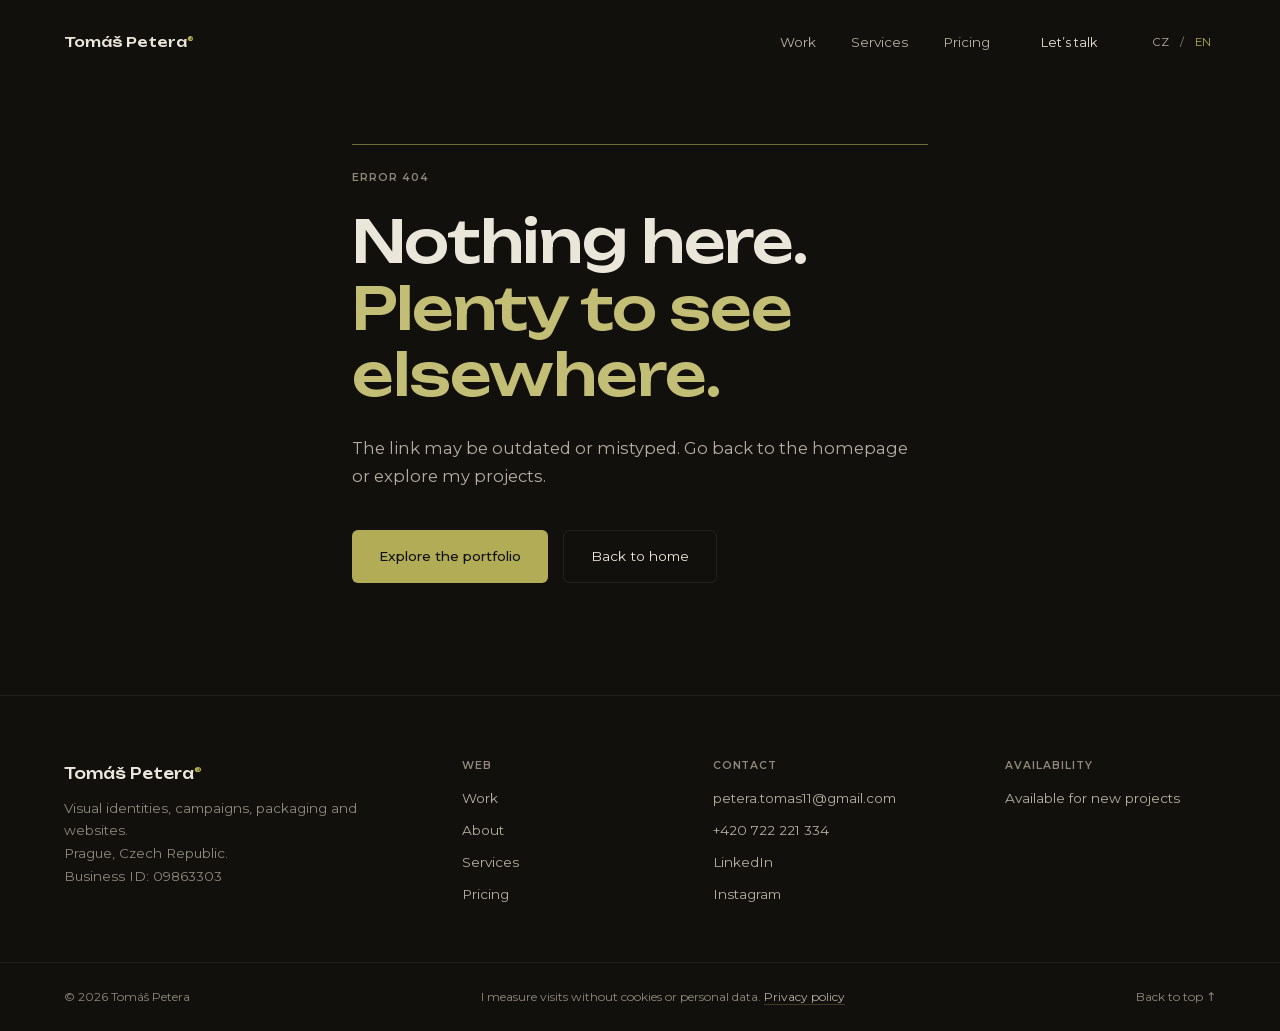
<file: 404-en.html>
<!DOCTYPE html>
<html lang="en">
<head>
<meta charset="UTF-8">
<meta name="viewport" content="width=device-width, initial-scale=1.0">

<title>Page Not Found | Tomáš Petera</title>
<meta name="description" content="This page couldn’t be found. Head back to the homepage or explore my portfolio.">
<meta name="robots" content="noindex, follow">
<meta name="theme-color" content="#12100D">
<link rel="preload" as="font" type="font/woff2" href="/assets/fonts/unbounded.woff2" crossorigin>
<link rel="preload" as="font" type="font/woff2" href="/assets/fonts/montserrat.woff2" crossorigin>
<link rel="stylesheet" href="/assets/css/style.css?v=20261030">

<style>
  /* Jen to, co tahle stránka potřebuje navíc — zbytek jede na style.css. */
  .lost{ padding-bottom:7rem; }
  .lost__inner{ max-width:44rem; }
  .lost__cta{ display:flex; flex-wrap:wrap; gap:.9rem; margin-top:2.5rem; }
</style>
<link rel="icon" type="image/x-icon" sizes="16x16 32x32 48x48" href="/favicon.ico?v=20261030">
<link rel="icon" type="image/png" sizes="32x32" href="/favicon32.png?v=20261030">
<link rel="icon" type="image/png" sizes="96x96" href="/favicon96.png?v=20261030">
<link rel="icon" type="image/png" sizes="512x512" href="/favicon512.png?v=20261030">
<link rel="apple-touch-icon" sizes="180x180" href="/appletouchicon.png?v=20261030">

<link rel="alternate" hreflang="cs" href="https://tomaspetera.cz/404.html">
<link rel="alternate" hreflang="en" href="https://tomaspetera.cz/404-en.html">
<link rel="alternate" hreflang="x-default" href="https://tomaspetera.cz/404.html">
</head>

<body>

<a href="#lost" class="skip">Skip to content</a>



<header class="nav" id="nav">
  <a href="/en.html" class="nav__logo">Tomáš&nbsp;Petera<i>®</i></a>
  <nav class="nav__links">
    <a href="/work-en.html">Work</a>
    <a href="/en.html#services">Services</a>
    <a href="/en.html#pricing">Pricing</a>
  </nav>
  <a href="/en.html#contact" class="btn btn--sm"><span>Let’s talk</span></a>
  <nav class="nav__lang" aria-label="Language"><a href="/404.html" lang="cs" hreflang="cs" aria-label="Čeština">CZ</a><span aria-hidden="true">/</span><a href="/404-en.html" lang="en" hreflang="en" aria-label="English" aria-current="true">EN</a></nav>
  <button class="burger" id="burger" aria-label="Menu"><span></span><span></span></button>
</header>

<div class="menu" id="menu">
  <a href="/en.html">Home</a>
  <a href="/work-en.html">Work</a>
  <a href="/en.html#about">About</a>
  <a href="/en.html#services">Services</a>
  <a href="/en.html#pricing">Pricing</a>
  <a href="/en.html#contact">Let’s talk</a>
</div>


<main id="top">

<section class="page-head lost" id="lost">
  <div class="container lost__inner">
    <p class="eyebrow reveal">Error 404</p>
    <h1 class="page-head__title reveal">Nothing here.<br><span class="accent">Plenty to see elsewhere.</span></h1>
    <p class="lead reveal">The link may be outdated or mistyped. Go back to the homepage or explore my projects.</p>
    <div class="lost__cta reveal">
      <a href="/work-en.html" class="btn btn--primary"><span>Explore the portfolio</span></a>
      <a href="/en.html" class="btn btn--ghost"><span>Back to home</span></a>
    </div>
  </div>
</section>

</main>

<footer class="footer">
  <div class="container footer__inner">
    <div>
      <b>Tomáš Petera<i>&#174;</i></b>
      <p>Visual identities, campaigns, packaging and websites.<br>Prague, Czech Republic.<br>Business ID: 09863303</p>
    </div>
    <div class="footer__col">
      <h4 aria-level="2">Web</h4>
      <a href="/work-en.html">Work</a><a href="/en.html#about">About</a><a href="/en.html#services">Services</a><a href="/en.html#pricing">Pricing</a>
    </div>
    <div class="footer__col">
      <h4 aria-level="2">Contact</h4>
      <a href="mailto:petera.tomas11@gmail.com">petera.tomas11@gmail.com</a>
      <a href="tel:+420722221334">+420 722 221 334</a>
      <a href="https://www.linkedin.com/in/tomaspetera" target="_blank" rel="noopener">LinkedIn</a>
      <a href="https://www.instagram.com/tomaspetera.design/" target="_blank" rel="noopener">Instagram</a>
    </div>
    <div class="footer__col">
      <h4 aria-level="2">Availability</h4>
      <p class="footer__status">Available for new projects</p>
      <a class="footer__termin" data-termin href="https://calendar.google.com/calendar/appointments/schedules/AcZssZ2lQOGA2t-JJVEKWHF6NmJk4d18JD1EE6JEv0ar5DN4d3z3gwg9J94sS6iQbrUNA9orx3Tcb2SC?gv=true" target="_blank" rel="noopener" hidden></a>
    </div>
  </div>
  <div class="footer__bar container">
    <span>&#169; <span id="year">2026</span> Tomáš Petera</span>
    <span>I measure visits without cookies or personal data. <a href="/privacy-en.html">Privacy policy</a></span>
    <a href="#top">Back to top ↑</a>
  </div>
</footer>

<script src="/assets/js/main.js?v=20261029-klid"></script>
<script src="/assets/js/stats.js?v=20261030"></script>
</body>
</html>
</file>
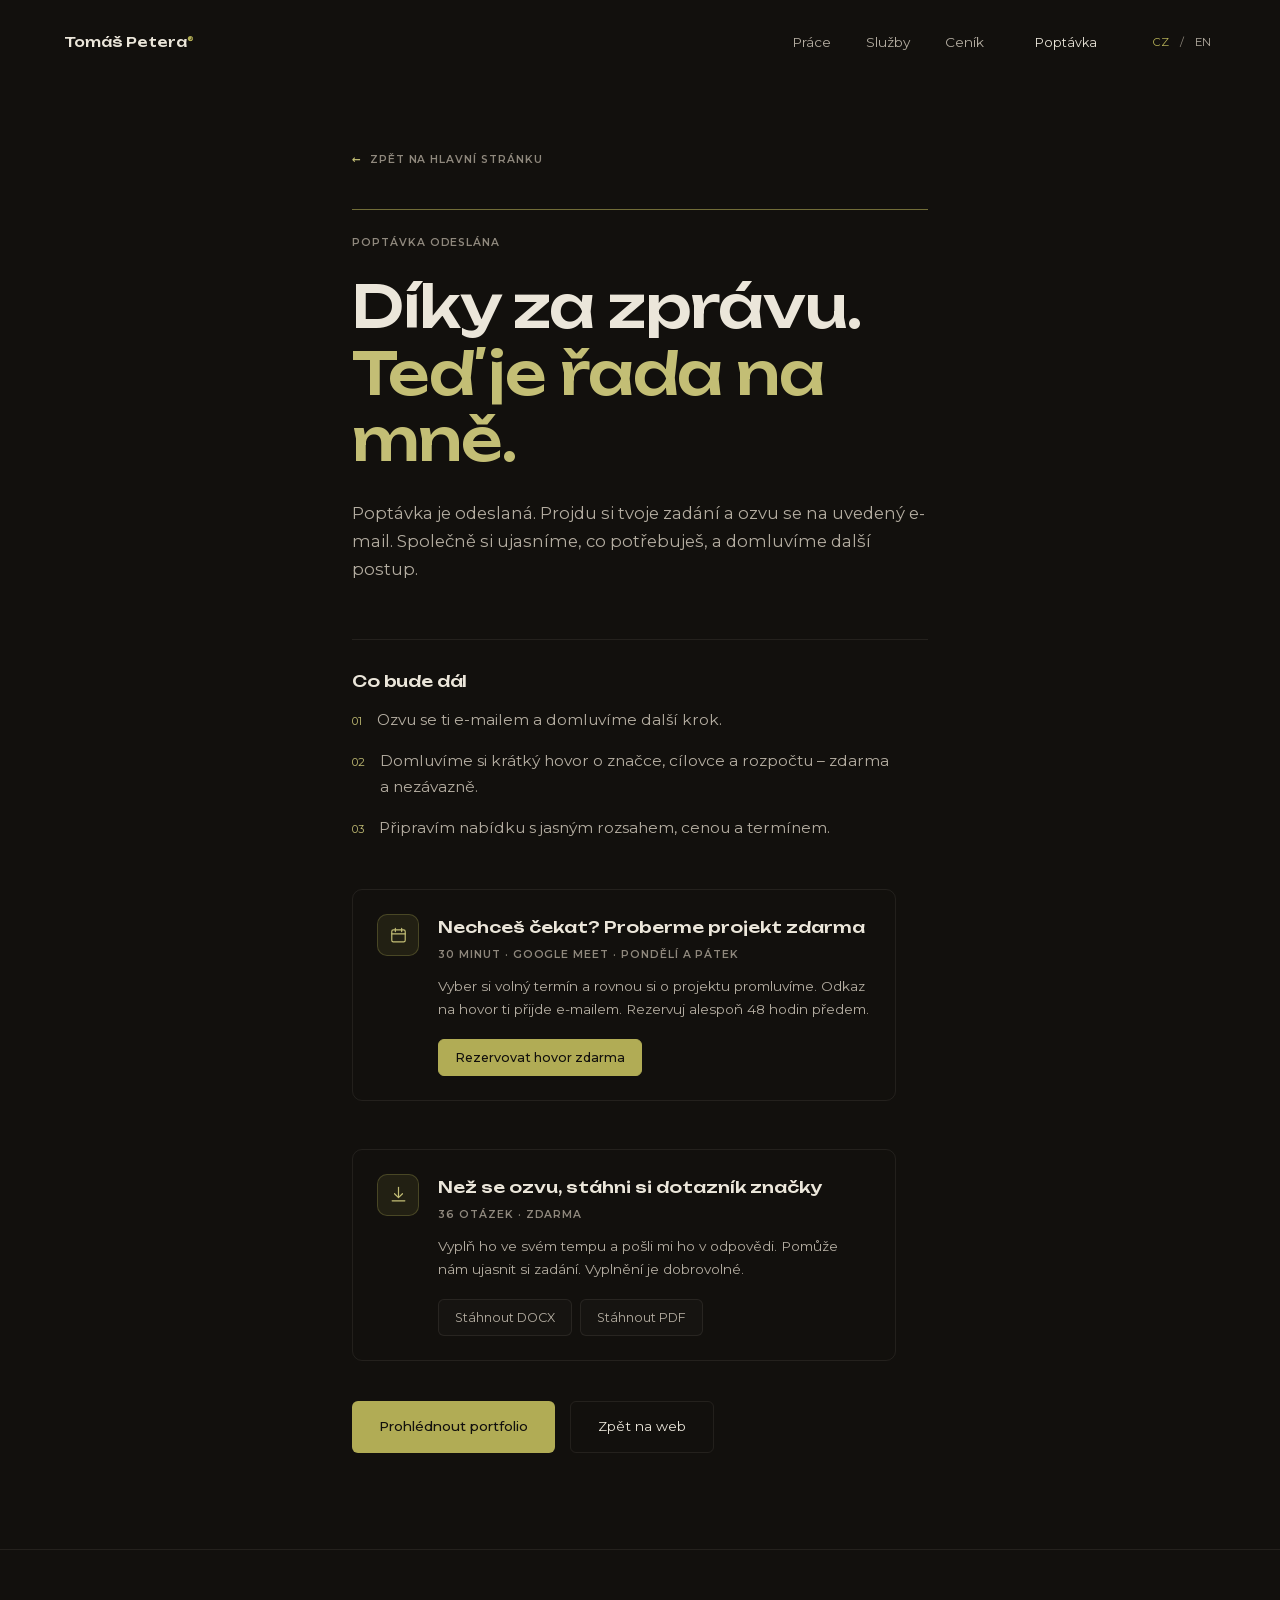
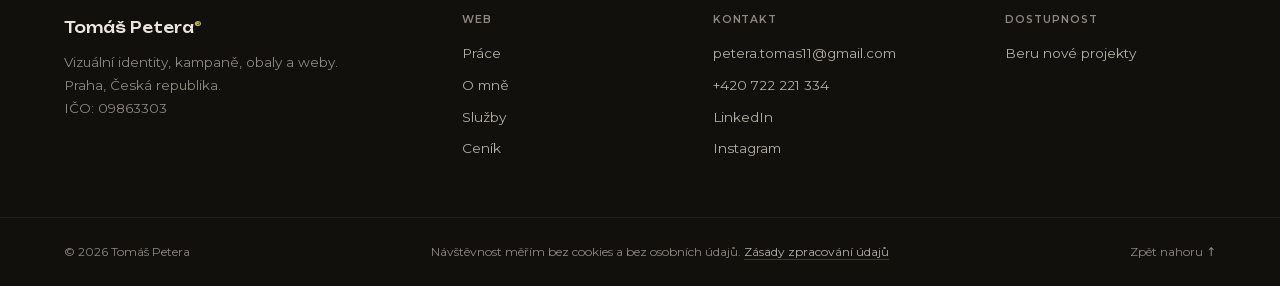
<file: dekuji.html>
<!DOCTYPE html>
<html lang="cs">
<head>
<meta charset="UTF-8">
<meta name="viewport" content="width=device-width, initial-scale=1.0">

<title>Poptávka odeslána | Tomáš Petera</title>
<meta name="description" content="Děkuji za poptávku. Ozvu se do 24 hodin.">
<meta name="robots" content="noindex, follow">
<meta name="theme-color" content="#12100D">
<link rel="preload" as="font" type="font/woff2" href="assets/fonts/unbounded.woff2" crossorigin>
<link rel="preload" as="font" type="font/woff2" href="assets/fonts/montserrat.woff2" crossorigin>
<link rel="stylesheet" href="assets/css/style.css?v=20261030">

<style>
  /* jen spodek — horní odsazení drží .page-head, jinak by obsah
     zalezl pod pevnou hlavičku */
  .thanks{ padding-bottom:6rem; }
  .thanks__inner{ max-width:44rem; }
  .thanks__cta{ display:flex; flex-wrap:wrap; gap:.9rem; margin-top:2.5rem; }
  .thanks .brief{ margin-top:3rem; max-width:34rem; }
  .thanks__next{
    margin-top:3.5rem; padding-top:2rem; border-top:1px solid var(--line);
    max-width:44rem;
  }
  .thanks__next h2{
    font-family:'Unbounded',sans-serif; font-size:1rem; font-weight:500;
    letter-spacing:-.01em; margin-bottom:1rem;
  }
  .thanks__steps{ list-style:none; display:grid; gap:.9rem; }
  .thanks__steps li{
    display:grid; grid-template-columns:auto 1fr; gap:.9rem; align-items:baseline;
    color:var(--ink-2); font-size:.97rem;
  }
  .thanks__steps b{
    font-size:.7rem; letter-spacing:.02em;
    color:var(--neon-2); font-weight:400;
  }
</style>
<link rel="icon" type="image/x-icon" sizes="16x16 32x32 48x48" href="/favicon.ico?v=20261030">
<link rel="icon" type="image/png" sizes="32x32" href="/favicon32.png?v=20261030">
<link rel="icon" type="image/png" sizes="96x96" href="/favicon96.png?v=20261030">
<link rel="icon" type="image/png" sizes="512x512" href="/favicon512.png?v=20261030">
<link rel="apple-touch-icon" sizes="180x180" href="/appletouchicon.png?v=20261030">

<link rel="alternate" hreflang="cs" href="https://tomaspetera.cz/dekuji.html">
<link rel="alternate" hreflang="en" href="https://tomaspetera.cz/thanks-en.html">
<link rel="alternate" hreflang="x-default" href="https://tomaspetera.cz/dekuji.html">
</head>

<body>

<a href="#thanks" class="skip">Přeskočit na obsah</a>



<header class="nav" id="nav">
  <a href="index.html" class="nav__logo">Tomáš&nbsp;Petera<i>®</i></a>
  <nav class="nav__links">
    <a href="prace.html">Práce</a>
    <a href="index.html#services">Služby</a>
    <a href="index.html#pricing">Ceník</a>
  </nav>
  <a href="index.html#contact" class="btn btn--sm"><span>Poptávka</span></a>
  <nav class="nav__lang" aria-label="Jazyk"><a href="/dekuji.html" lang="cs" hreflang="cs" aria-label="Čeština" aria-current="true">CZ</a><span aria-hidden="true">/</span><a href="/thanks-en.html" lang="en" hreflang="en" aria-label="English">EN</a></nav>
  <button class="burger" id="burger" aria-label="Menu"><span></span><span></span></button>
</header>

<div class="menu" id="menu">
  <a href="index.html">Domů</a>
  <a href="prace.html">Práce</a>
  <a href="index.html#about">O&nbsp;mně</a>
  <a href="index.html#services">Služby</a>
  <a href="index.html#pricing">Ceník</a>
  <a href="index.html#contact">Poptávka</a>
</div>

<main id="top">

<section class="page-head thanks" id="thanks">
  <div class="container thanks__inner">
    <a href="index.html" class="back"><i>&#8592;</i> Zpět na hlavní stránku</a>
    <p class="eyebrow reveal">Poptávka odeslána</p>
    <h1 class="page-head__title reveal">Díky za zprávu.<br><span class="accent">Teď je řada na mně.</span></h1>
    <p class="lead reveal">Poptávka je odeslaná. Projdu si tvoje zadání a&nbsp;ozvu se na uvedený e-mail. Společně si ujasníme, co potřebuješ, a&nbsp;domluvíme další postup.</p>

    <div class="thanks__next reveal">
      <h2>Co bude dál</h2>
      <ul class="thanks__steps">
        <li><b>01</b><span>Ozvu se ti e-mailem a&nbsp;domluvíme další krok.</span></li>
        <li><b>02</b><span>Domluvíme si krátký hovor o&nbsp;značce, cílovce a&nbsp;rozpočtu&nbsp;– zdarma a&nbsp;nezávazně.</span></li>
        <li><b>03</b><span>Připravím nabídku s&nbsp;jasným rozsahem, cenou a&nbsp;termínem.</span></li>
      </ul>
    </div>

    <!-- ── REZERVACE HOVORU — Google Kalendář (rozvrh schůzek), otevírá se v novém okně ── -->
    <div class="brief reveal">
      <span class="brief__icon" aria-hidden="true">
        <svg viewBox="0 0 24 24" fill="none" stroke="currentColor" stroke-width="1.5" stroke-linecap="round" stroke-linejoin="round">
          <rect x="3.5" y="5" width="17" height="15" rx="2"/><path d="M8 3v4M16 3v4M3.5 10h17"/>
        </svg>
      </span>
      <div class="brief__text">
        <b>Nechceš čekat? Proberme projekt zdarma</b>
        <em>30&nbsp;minut · Google Meet · pondělí a&nbsp;pátek</em>
        <p>Vyber si volný termín a&nbsp;rovnou si o&nbsp;projektu promluvíme. Odkaz na hovor ti přijde e-mailem. Rezervuj alespoň 48&nbsp;hodin předem.</p>
        <p class="brief__termin" data-termin hidden></p>
        <span class="brief__links">
          <a href="https://calendar.google.com/calendar/appointments/schedules/AcZssZ2lQOGA2t-JJVEKWHF6NmJk4d18JD1EE6JEv0ar5DN4d3z3gwg9J94sS6iQbrUNA9orx3Tcb2SC?gv=true" target="_blank" rel="noopener" class="is-primary">Rezervovat hovor zdarma</a>
        </span>
      </div>
    </div>

    <!-- Karta je <div>, ne <a> — uvnitř jsou dva odkazy a odkaz v odkazu
         je neplatné HTML. -->
    <div class="brief reveal">
      <span class="brief__icon" aria-hidden="true">
        <svg viewBox="0 0 24 24" fill="none" stroke="currentColor" stroke-width="1.5" stroke-linecap="round" stroke-linejoin="round">
          <path d="M12 3v12"/><path d="m7 11 5 5 5-5"/><path d="M4 20h16"/>
        </svg>
      </span>
      <div class="brief__text">
        <b>Než se ozvu, stáhni si dotazník značky</b>
        <em>36&nbsp;otázek · zdarma</em>
        <p>Vyplň ho ve svém tempu a&nbsp;pošli mi ho v&nbsp;odpovědi. Pomůže nám ujasnit si zadání. Vyplnění je dobrovolné.</p>
        <span class="brief__links">
          <a href="assets/dotaznik/dotaznik-znacka.docx" download="Zakladni-informace-o-znacce.docx">Stáhnout DOCX</a>
          <a href="assets/dotaznik/dotaznik-znacka.pdf" download="Zakladni-informace-o-znacce.pdf">Stáhnout PDF</a>
        </span>
      </div>
    </div>
    <div class="thanks__cta reveal">
      <a href="prace.html" class="btn btn--primary"><span>Prohlédnout portfolio</span></a>
      <a href="index.html" class="btn btn--ghost"><span>Zpět na web</span></a>
    </div>
  </div>
</section>

</main>

<footer class="footer">
  <div class="container footer__inner">
    <div>
      <b>Tomáš Petera<i>&#174;</i></b>
      <p>Vizuální identity, kampaně, obaly a&nbsp;weby.<br>Praha, Česká republika.<br>IČO: 09863303</p>
    </div>
    <div class="footer__col">
      <h4 aria-level="2">Web</h4>
      <a href="prace.html">Práce</a><a href="index.html#about">O&nbsp;mně</a><a href="index.html#services">Služby</a><a href="index.html#pricing">Ceník</a>
    </div>
    <div class="footer__col">
      <h4 aria-level="2">Kontakt</h4>
      <a href="mailto:petera.tomas11@gmail.com">petera.tomas11@gmail.com</a>
      <a href="tel:+420722221334">+420 722 221 334</a>
      <a href="https://www.linkedin.com/in/tomaspetera" target="_blank" rel="noopener">LinkedIn</a>
      <a href="https://www.instagram.com/tomaspetera.design/" target="_blank" rel="noopener">Instagram</a>
    </div>
    <div class="footer__col">
      <h4 aria-level="2">Dostupnost</h4>
      <p class="footer__status">Beru nové projekty</p>
      <a class="footer__termin" data-termin href="https://calendar.google.com/calendar/appointments/schedules/AcZssZ2lQOGA2t-JJVEKWHF6NmJk4d18JD1EE6JEv0ar5DN4d3z3gwg9J94sS6iQbrUNA9orx3Tcb2SC?gv=true" target="_blank" rel="noopener" hidden></a>
    </div>
  </div>
  <div class="footer__bar container">
    <span>&#169; <span id="year">2026</span> Tomáš Petera</span>
    <span>Návštěvnost měřím bez cookies a&nbsp;bez osobních údajů. <a href="soukromi.html">Zásady zpracování údajů</a></span>
    <a href="#top">Zpět nahoru &#8593;</a>
  </div>
</footer>

<script src="assets/js/main.js?v=20261029-klid"></script>
<script src="assets/js/stats.js?v=20261030"></script>
</body>
</html>
</file>
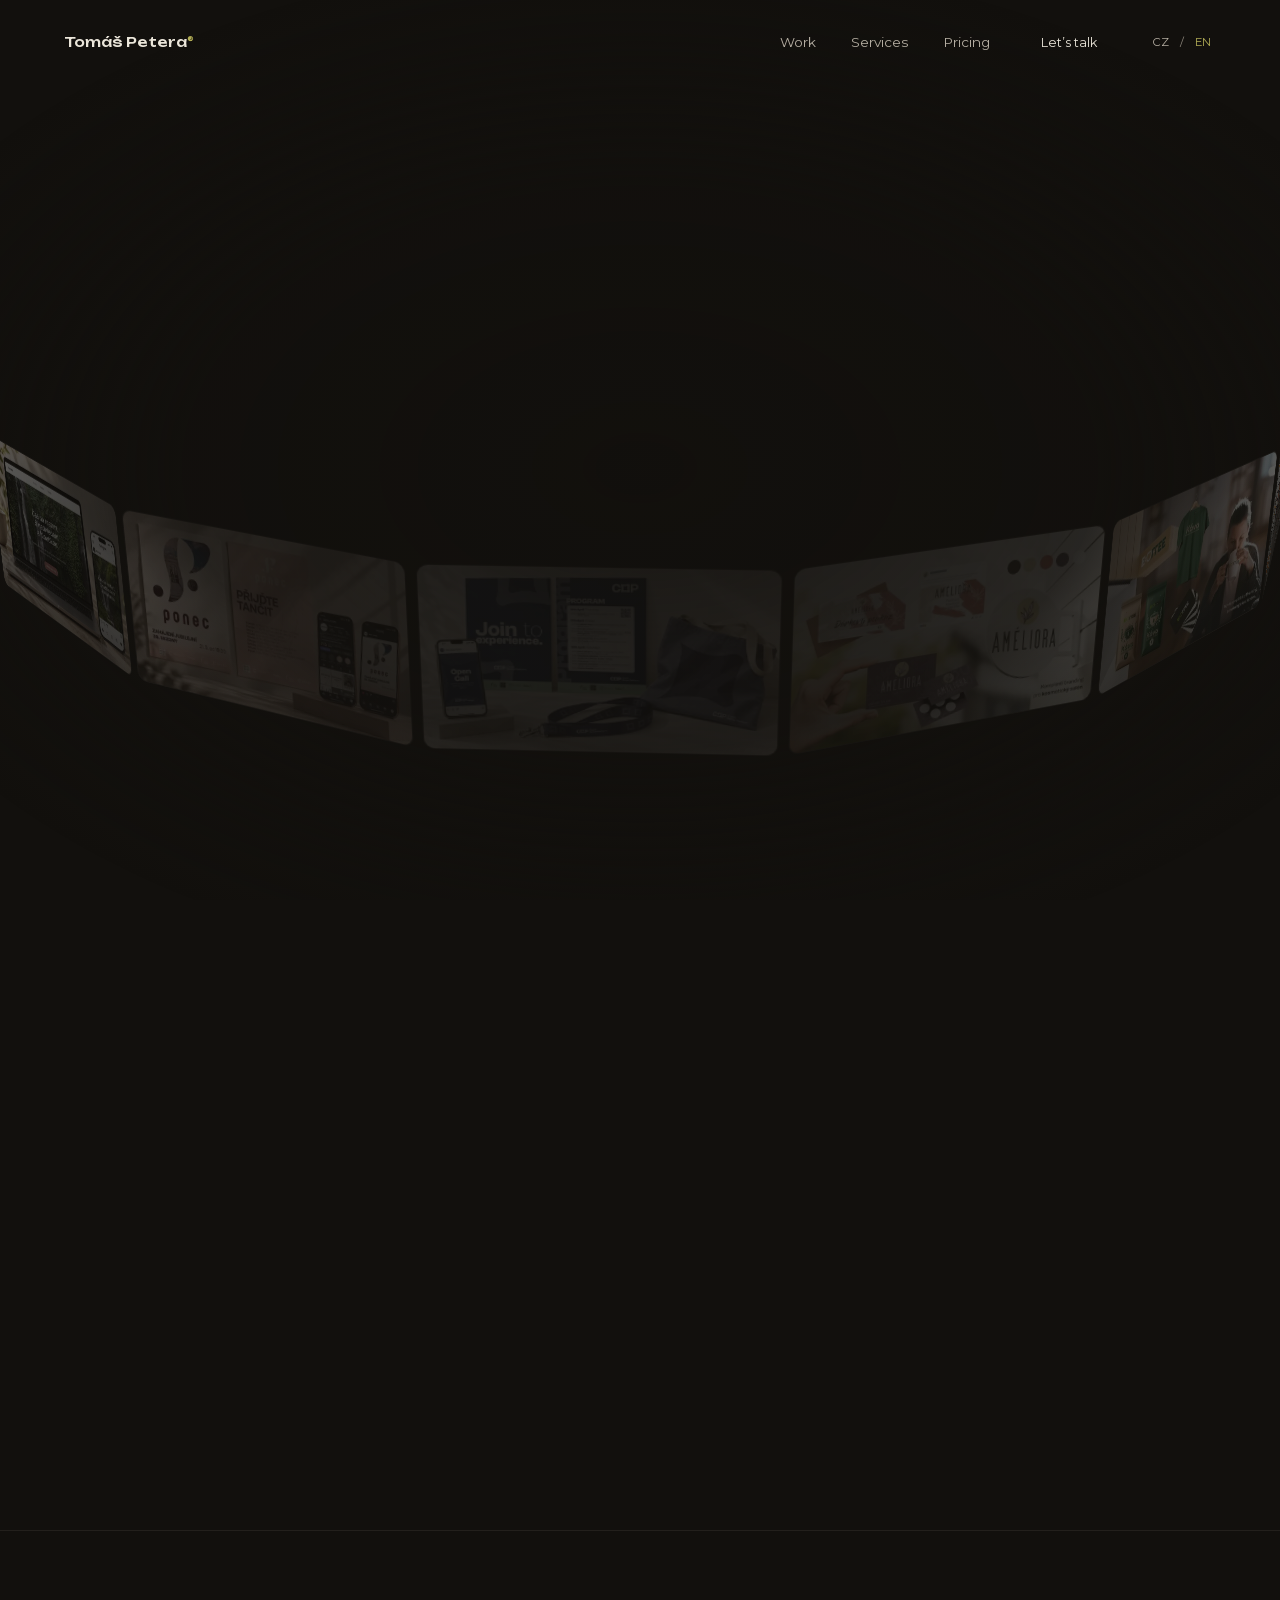
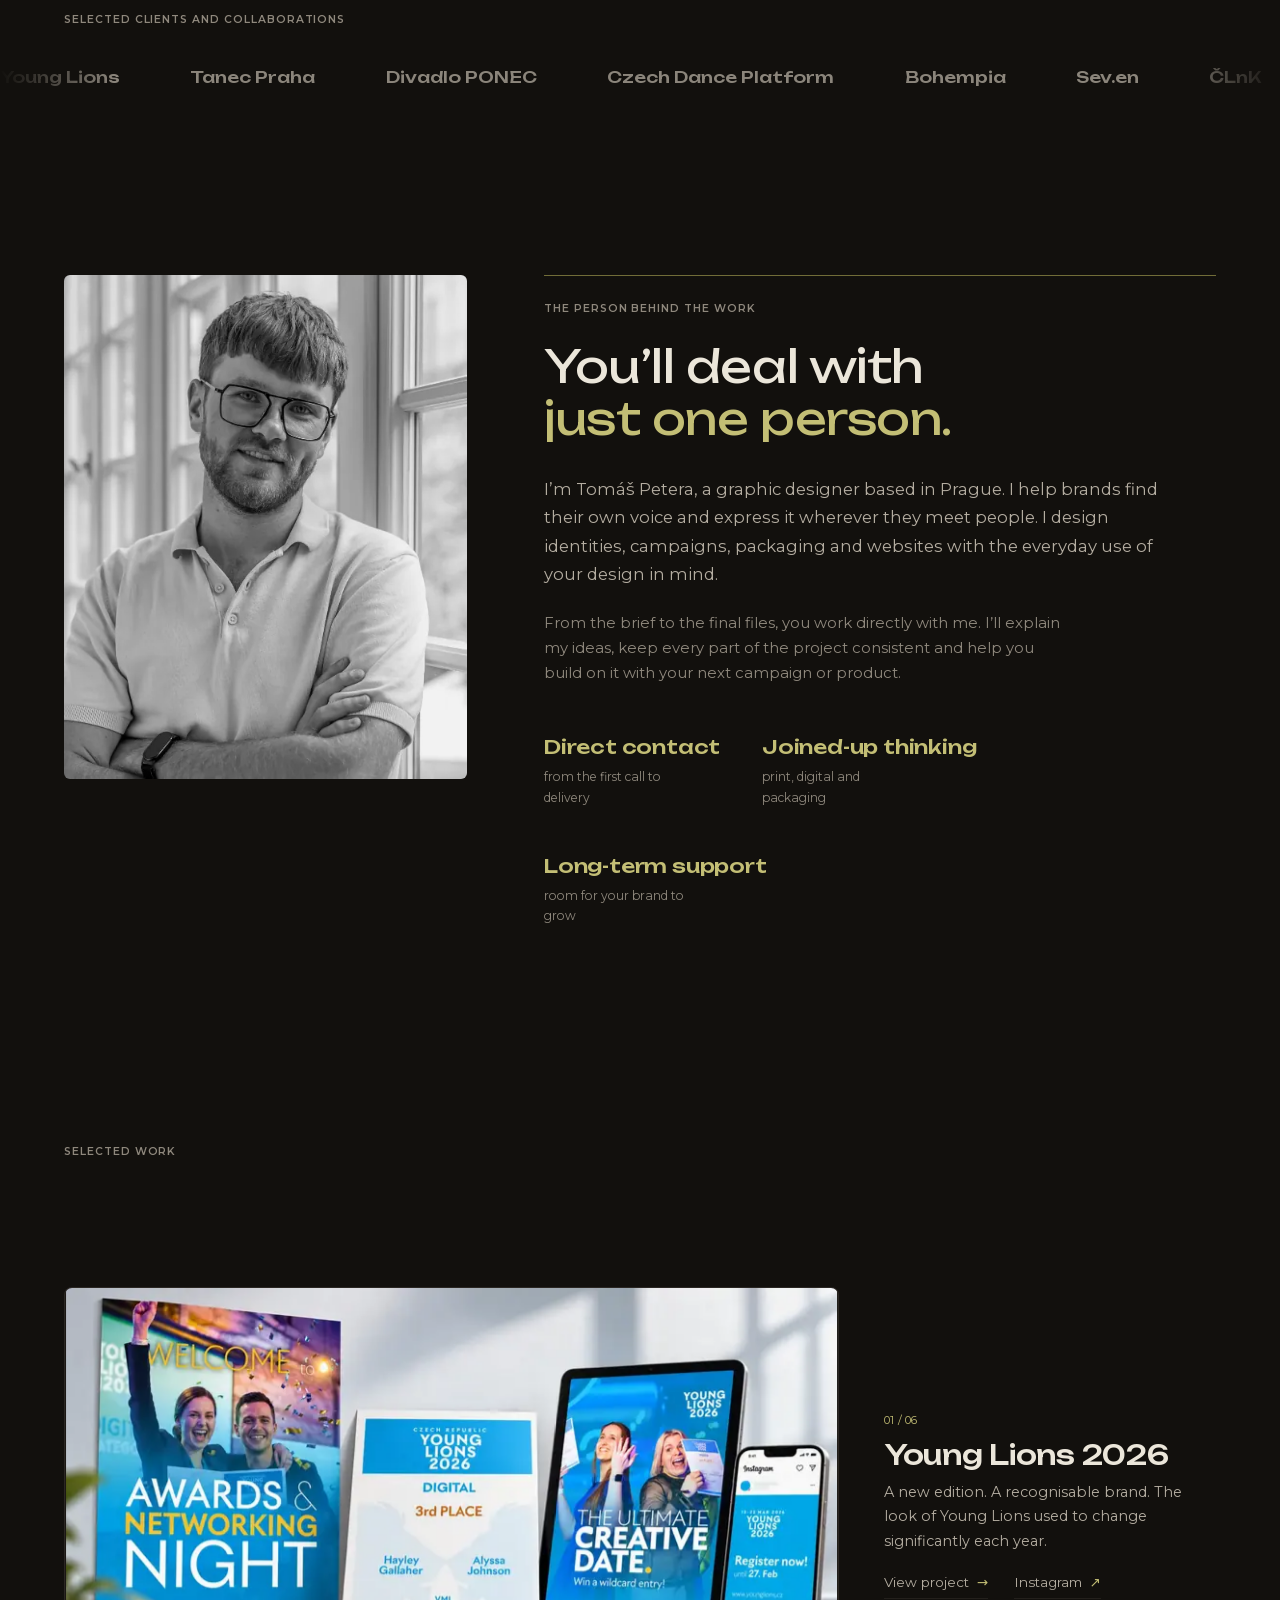
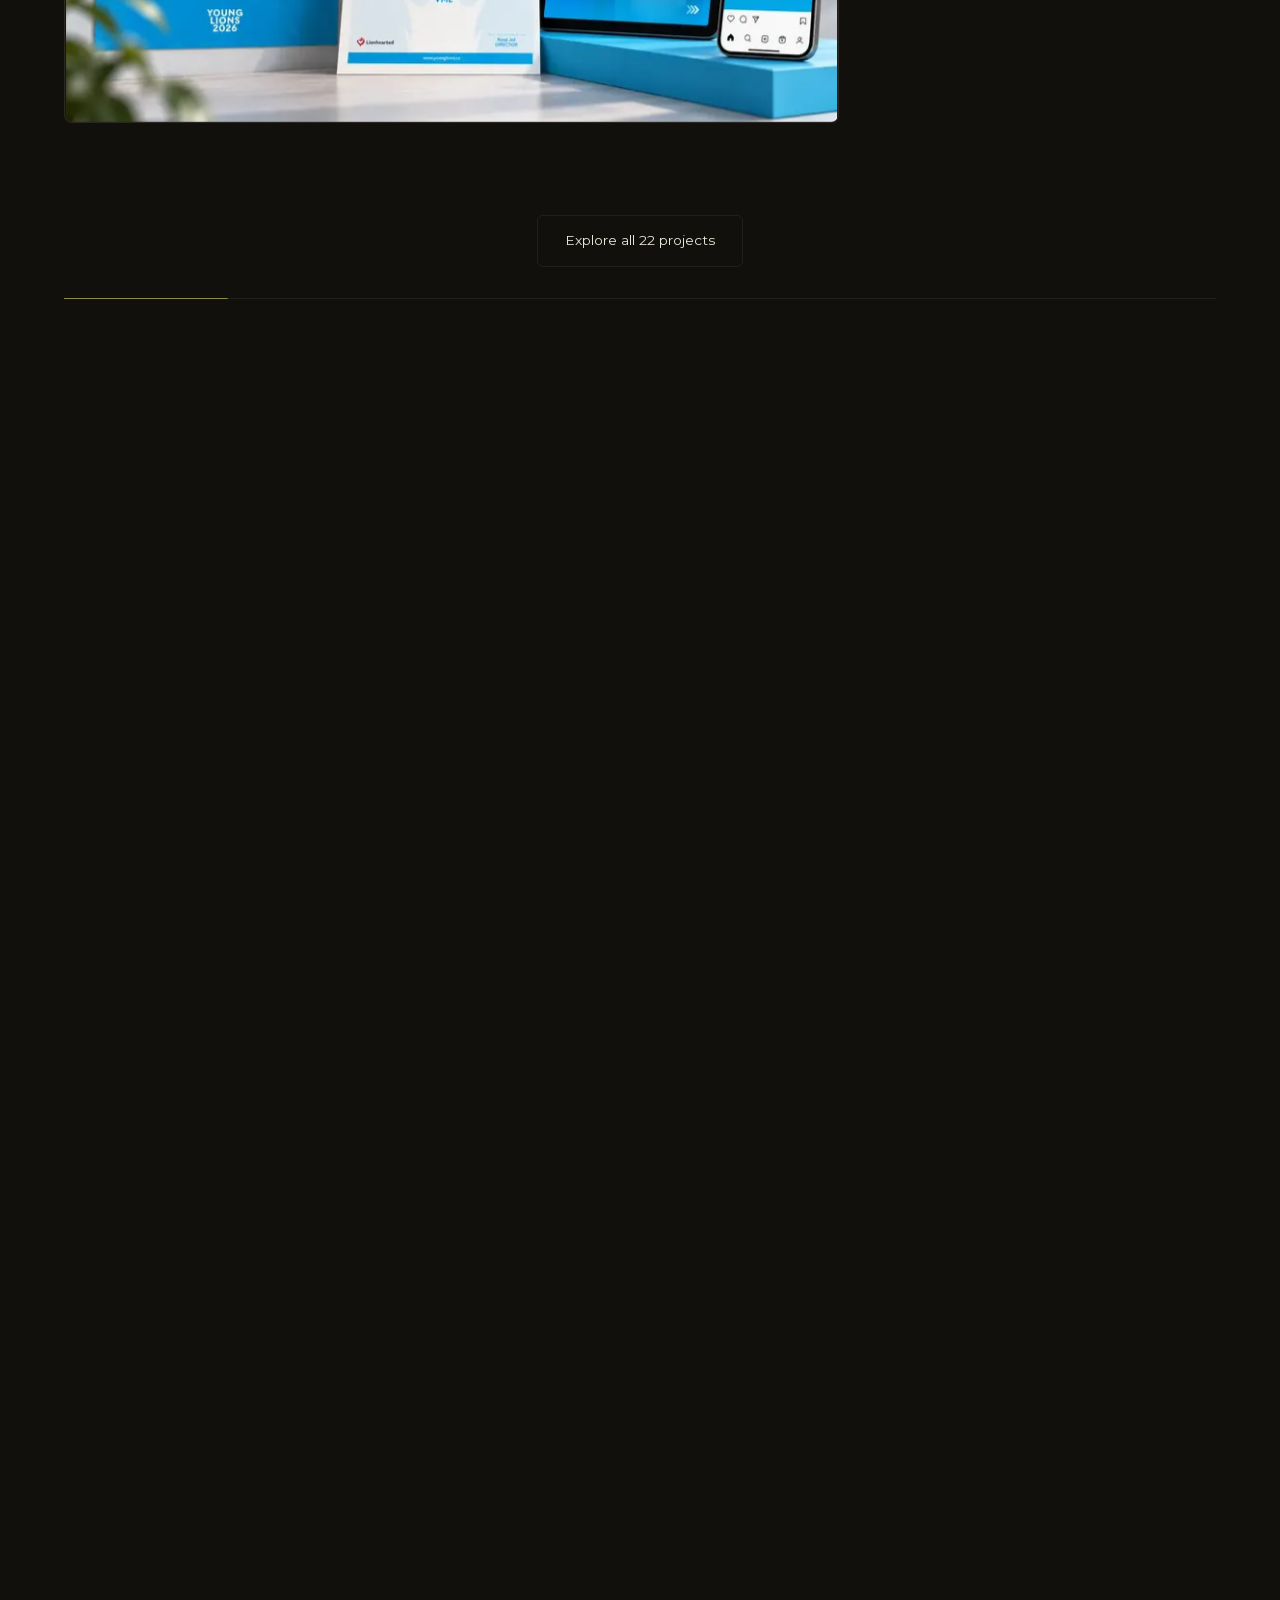
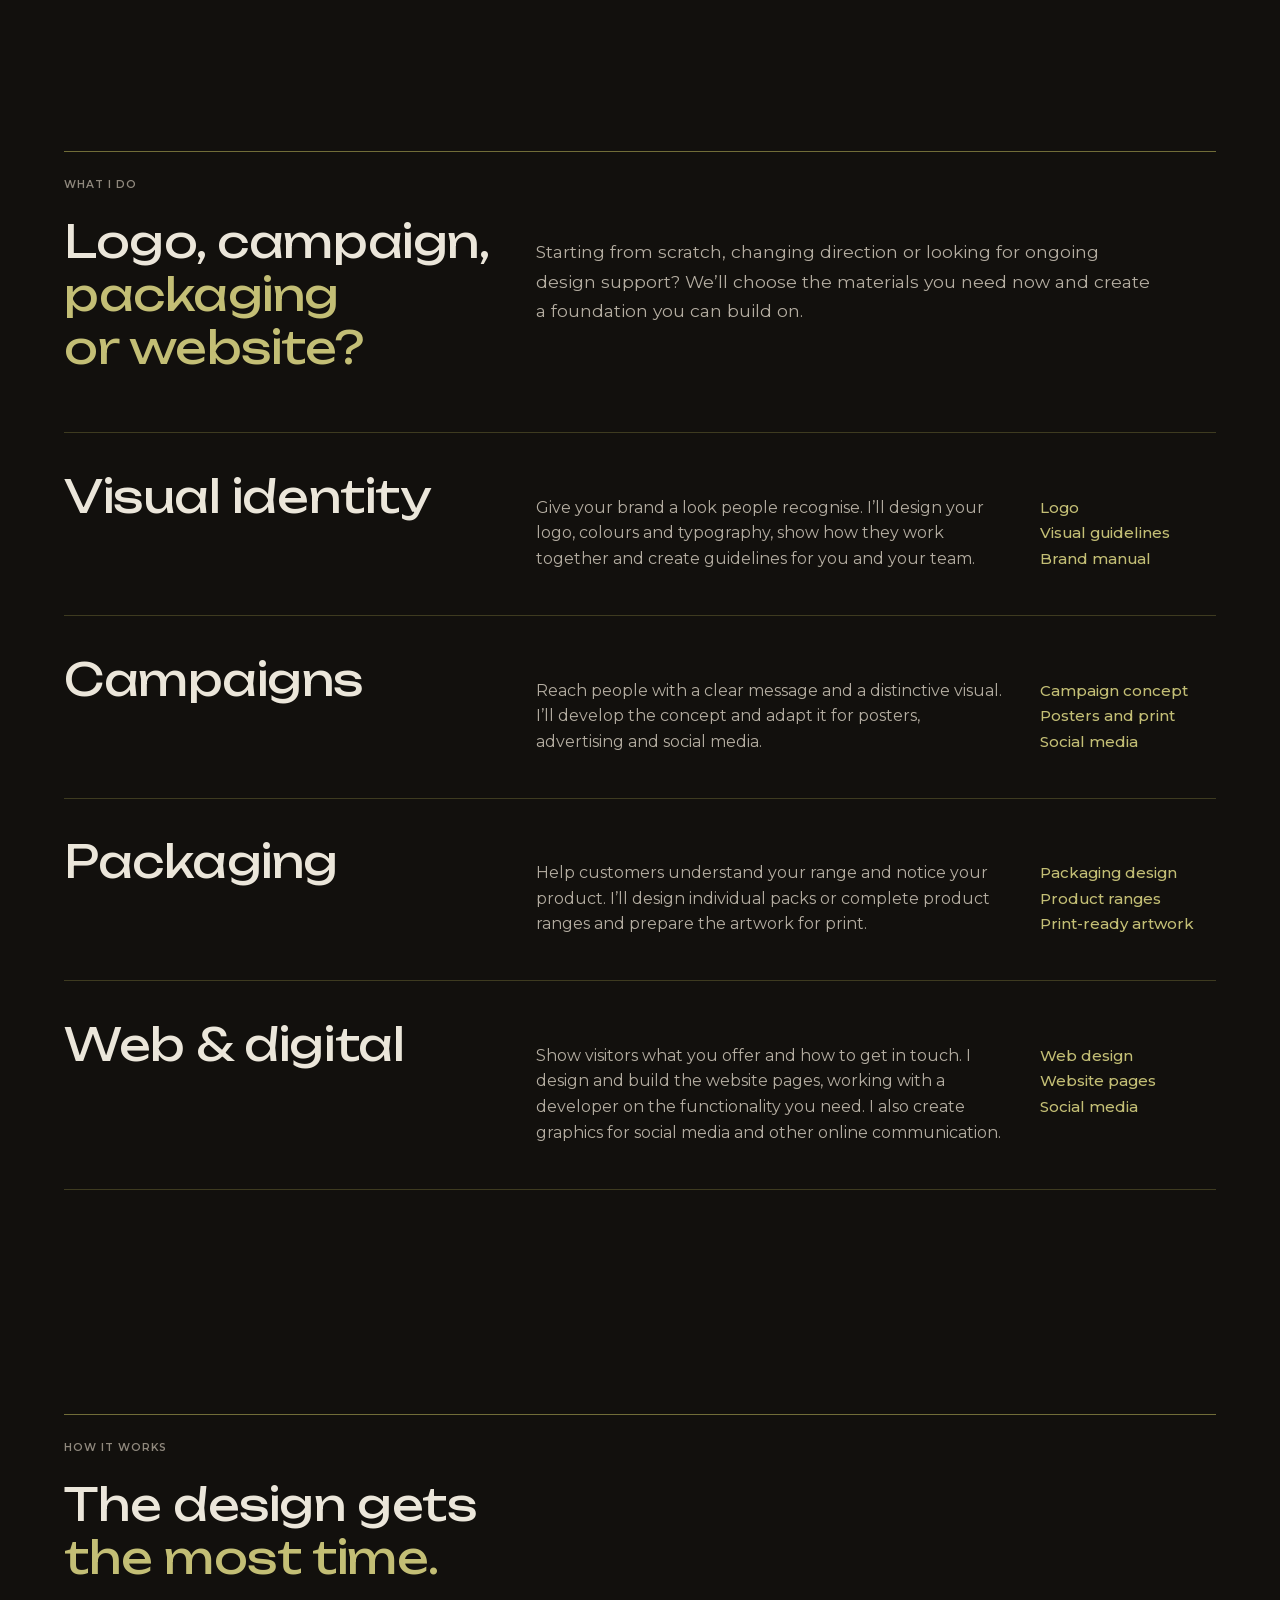
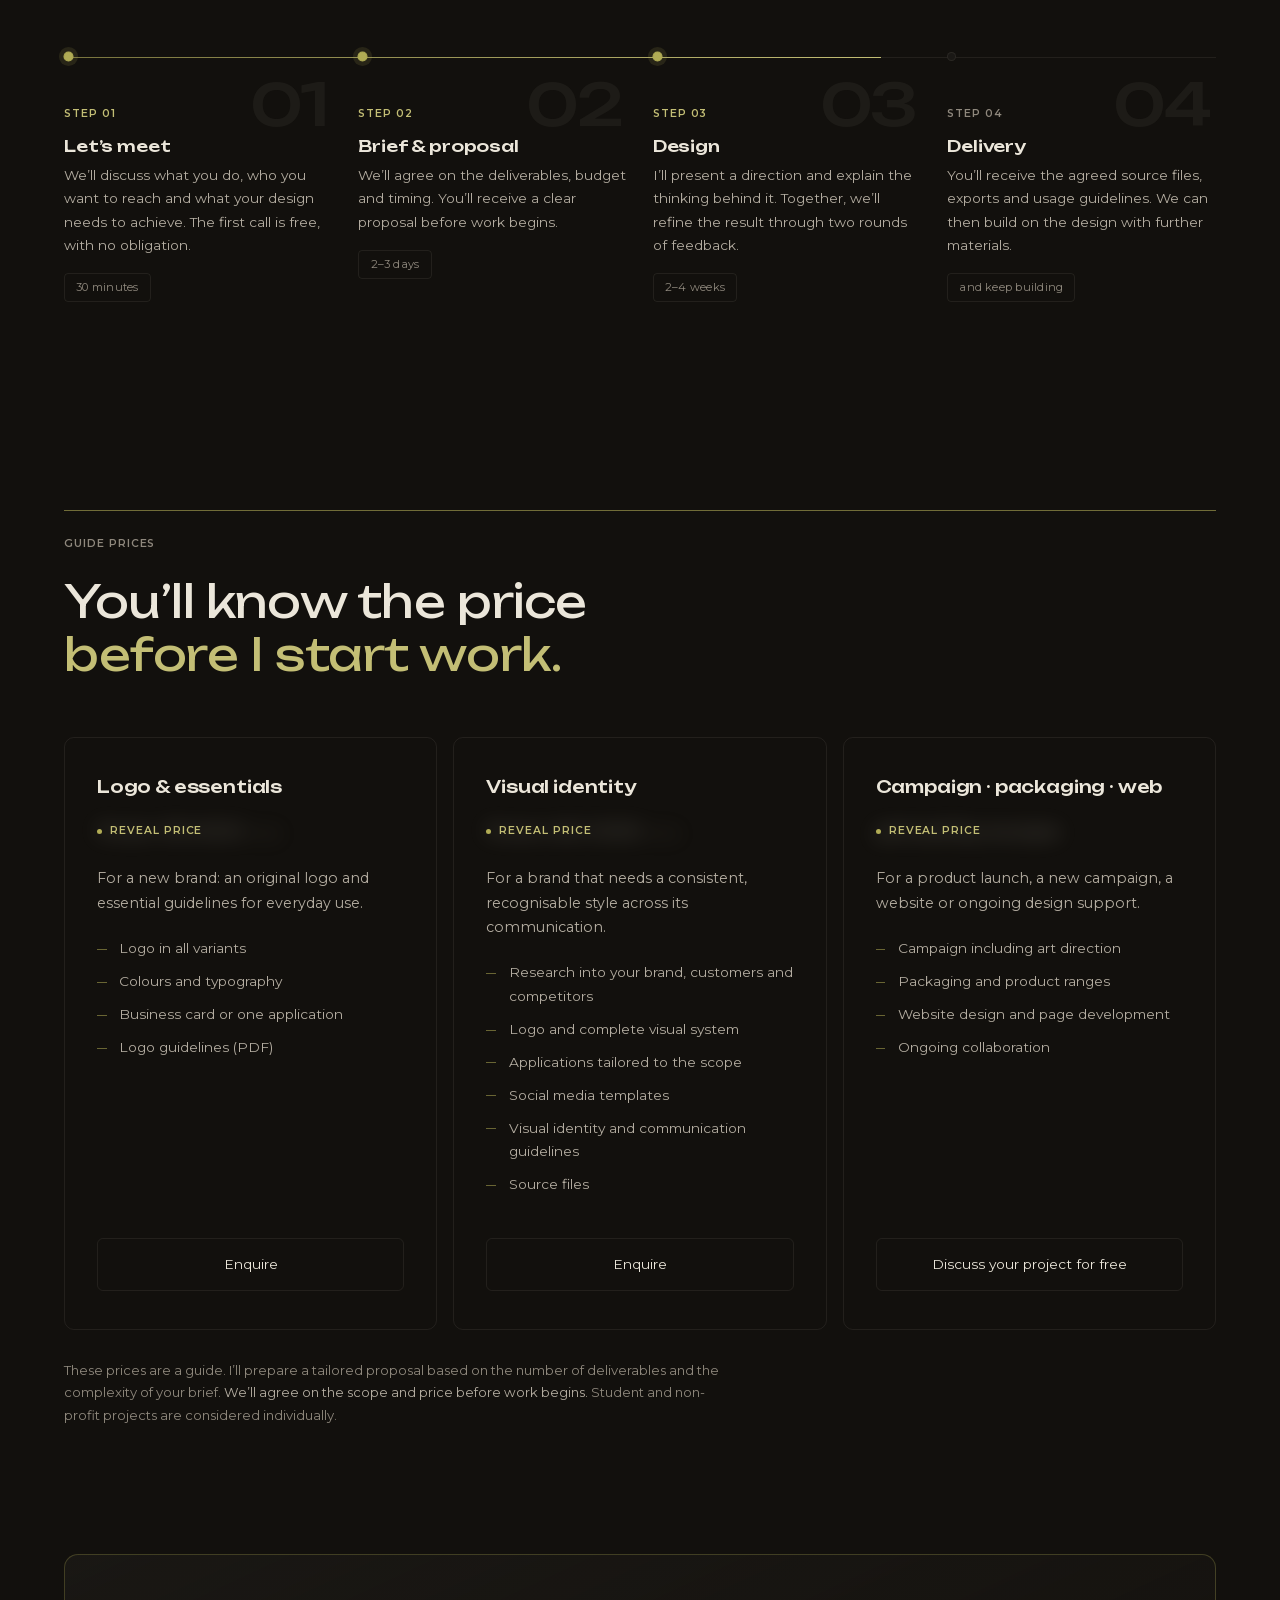
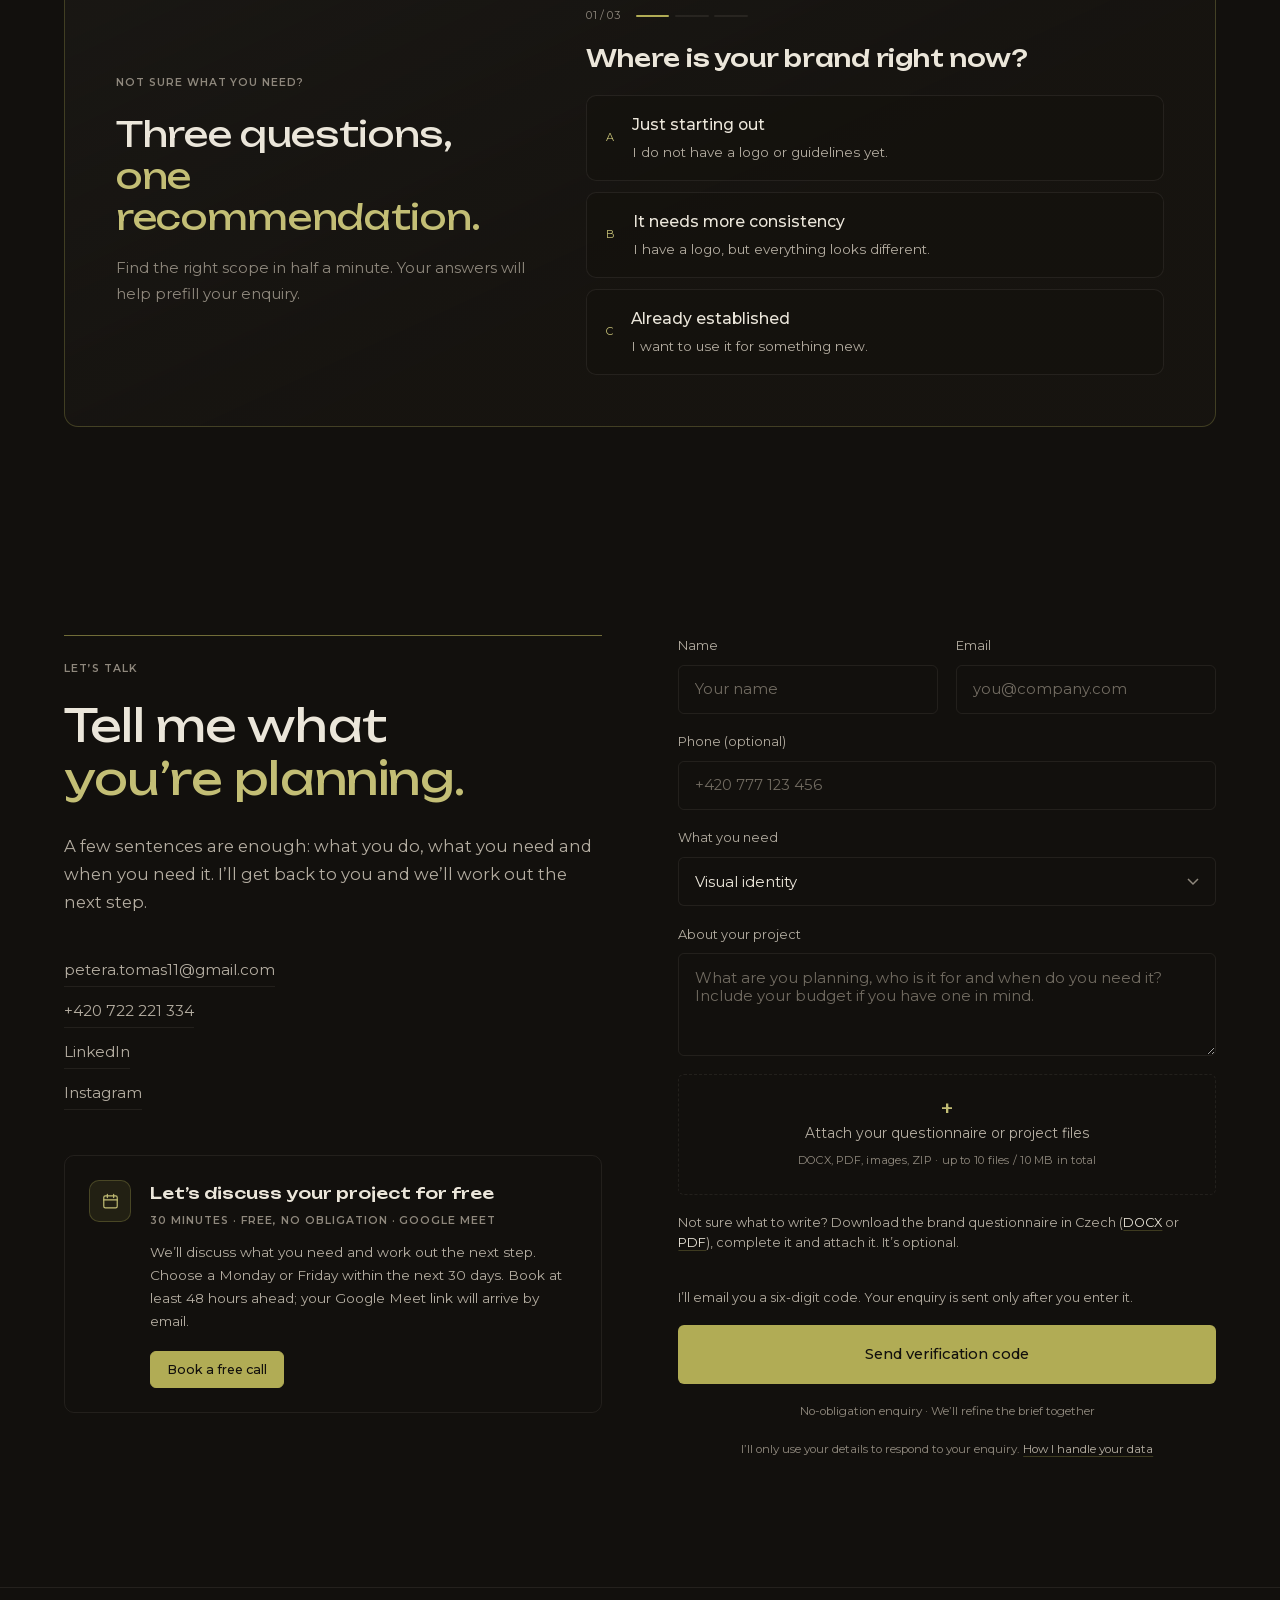
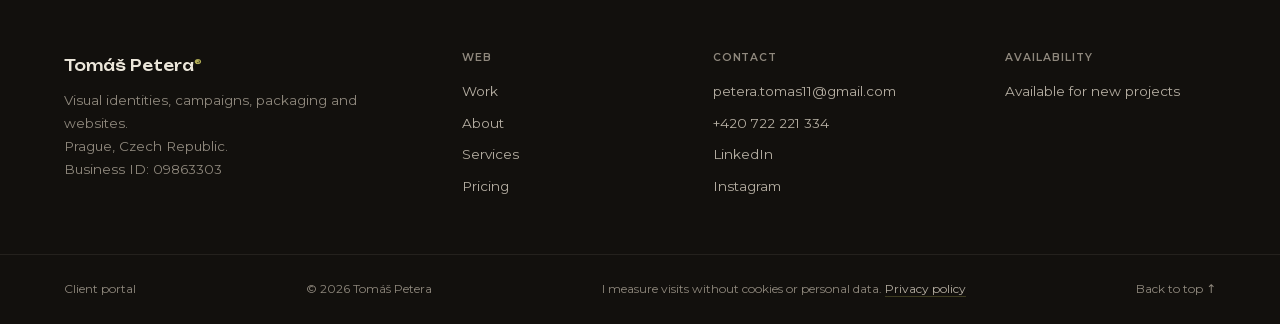
<file: en.html>
<!DOCTYPE html>

<html lang="en">

<head>

<meta charset="UTF-8">

<meta name="viewport" content="width=device-width, initial-scale=1.0">



<title>Tomáš Petera, Graphic Designer in Prague | Logos &amp; Visual Identity</title>

<meta name="description" content="Graphic design for brands that want to stand out. Tomáš Petera: visual identities, campaigns, packaging and websites. Explore my work and let’s talk about your project.">

<meta name="theme-color" content="#12100D">

<link rel="canonical" href="https://tomaspetera.cz/en.html">



<meta property="og:title" content="Tomáš Petera, Graphic Designer in Prague">

<meta property="og:description" content="Graphic design for brands that want to stand out. Tomáš Petera: visual identities, campaigns, packaging and websites. Explore my work and let’s talk about your project.">

<meta property="og:type" content="website">

<meta property="og:url" content="https://tomaspetera.cz/en.html">

<meta property="og:site_name" content="Tomáš Petera">

<meta property="og:locale" content="en_GB">

<meta property="og:image" content="https://tomaspetera.cz/og-cover.jpg">

<meta property="og:image:alt" content="Tomáš Petera, graphic designer, Prague">

<meta property="og:image:width" content="1200">

<meta property="og:image:height" content="630">

<meta property="og:image:type" content="image/jpeg">

<meta name="twitter:card" content="summary_large_image">

<meta name="twitter:title" content="Tomáš Petera, Graphic Designer in Prague">

<meta name="twitter:description" content="Graphic design for brands that want to stand out. Tomáš Petera: visual identities, campaigns, packaging and websites. Explore my work and let’s talk about your project.">

<meta name="twitter:image" content="https://tomaspetera.cz/og-cover.jpg">



<link rel="preload" as="font" type="font/woff2" href="assets/fonts/unbounded.woff2" crossorigin>

<link rel="preload" as="font" type="font/woff2" href="assets/fonts/montserrat.woff2" crossorigin>

<link rel="preload" as="image" href="assets/img/ring/younglions.webp">

<link rel="stylesheet" href="assets/css/style.css?v=20261030">



<style>

  .hero__title .hero__eyebrow{ display:block; font-weight:400; text-shadow:none; }

</style>



<script type="application/ld+json">{

  "@context": "https://schema.org",

  "@type": "ProfessionalService",

  "@id": "https://tomaspetera.cz/#business",

  "name": "Tomáš Petera, graphic designer",

  "url": "https://tomaspetera.cz/",

  "image": "https://tomaspetera.cz/assets/img/tomas.webp",

  "email": "petera.tomas11@gmail.com",

  "telephone": "+420722221334",

  "priceRange": "CZK 15000+",

  "address": {

    "@type": "PostalAddress",

    "addressLocality": "Prague",

    "addressCountry": "CZ"

  },

  "areaServed": {

    "@type": "Country",

    "name": "Czech Republic"

  },

  "founder": {

    "@type": "Person",

    "name": "Tomáš Petera",

    "jobTitle": "Graphic designer",

    "url": "https://tomaspetera.cz/",

    "sameAs": [

      "https://www.linkedin.com/in/tomaspetera",

      "https://www.instagram.com/tomaspetera.design/",

      "https://www.kreativnicesko.cz/cs/galerie-kreativcu/3b8aae38-7043-4389-8cdf-cd040e47220b"

    ]

  },

  "knowsAbout": [

    "visual identity",

    "logo design",

    "logo guidelines",

    "brand design",

    "advertising campaigns",

    "art direction",

    "packaging design",

    "packaging",

    "web design",

    "graphic design"

  ],

  "hasOfferCatalog": {

    "@type": "OfferCatalog",

    "name": "Services",

    "itemListElement": [

      {

        "@type": "Offer",

        "itemOffered": {

          "@type": "Service",

          "name": "Visual identity"

        }

      },

      {

        "@type": "Offer",

        "itemOffered": {

          "@type": "Service",

          "name": "Campaigns"

        }

      },

      {

        "@type": "Offer",

        "itemOffered": {

          "@type": "Service",

          "name": "Packaging"

        }

      },

      {

        "@type": "Offer",

        "itemOffered": {

          "@type": "Service",

          "name": "Web & digital"

        }

      }

    ]

  },

  "legalName": "Tomáš Petera",

  "taxID": "09863303",

  "identifier": {

    "@type": "PropertyValue",

    "propertyID": "Business ID",

    "value": "09863303"

  },

  "sameAs": [

    "https://www.linkedin.com/in/tomaspetera",

    "https://www.instagram.com/tomaspetera.design/",

    "https://www.kreativnicesko.cz/cs/galerie-kreativcu/3b8aae38-7043-4389-8cdf-cd040e47220b"

  ]

}</script>

<link rel="icon" type="image/x-icon" sizes="16x16 32x32 48x48" href="/favicon.ico?v=20261030">

<link rel="icon" type="image/png" sizes="32x32" href="/favicon32.png?v=20261030">

<link rel="icon" type="image/png" sizes="96x96" href="/favicon96.png?v=20261030">

<link rel="icon" type="image/png" sizes="512x512" href="/favicon512.png?v=20261030">

<link rel="apple-touch-icon" sizes="180x180" href="/appletouchicon.png?v=20261030">



<link rel="alternate" hreflang="cs" href="https://tomaspetera.cz/">

<link rel="alternate" hreflang="en" href="https://tomaspetera.cz/en.html">

<link rel="alternate" hreflang="x-default" href="https://tomaspetera.cz/">

</head>



<body>



<a href="#about" class="skip">Skip to content</a>







<!-- ══════ NAVIGACE ══════ -->

<header class="nav" id="nav">

  <a href="#top" class="nav__logo">Tomáš&nbsp;Petera<i>®</i></a>

  <nav class="nav__links">

    <a href="work-en.html">Work</a>

    <a href="#services">Services</a>

    <a href="#pricing">Pricing</a>

  </nav>

  <a href="#contact" class="btn btn--sm"><span>Let’s talk</span></a>

  <nav class="nav__lang" aria-label="Language"><a href="/" lang="cs" hreflang="cs" aria-label="Čeština">CZ</a><span aria-hidden="true">/</span><a href="/en.html" lang="en" hreflang="en" aria-label="English" aria-current="true">EN</a></nav>

  <button class="burger" id="burger" aria-label="Menu"><span></span><span></span></button>

</header>



<div class="menu" id="menu">

  <a href="work-en.html">Work</a>

  <a href="#about">About</a>

  <a href="#services">Services</a>

  <a href="#process">Process</a>

  <a href="#pricing">Pricing</a>

  <a href="#contact">Let’s talk</a>

</div>





<button class="totop" id="toTop" aria-label="Back to top">↑</button>



<main id="top">



<!-- ══════ HERO — 3D prstenec z projektů, otáčí se scrollem ══════ -->

<section class="hero" id="hero">

  <div class="hero__stage">

    <div class="ring-wrap" id="ringWrap" aria-hidden="true">

      <div class="ring" id="ring">

        <!-- Desky 5–11 jsou při načtení vzadu a nejsou vidět, proto mají data-src: stáhnou se až po načtení

             stránky nebo při prvním posunu (main.js), aby na pomalém připojení nebrzdily styly, písma a první desku. -->

        <div class="ring__face" style="--i:0"><img src="assets/img/ring/younglions.webp" alt="" width="640" height="360" decoding="async" fetchpriority="high"></div>

        <div class="ring__face" style="--i:1"><img src="assets/img/ring/kemp-stary-sad.webp" alt="" width="640" height="360" decoding="async" fetchpriority="low"></div>

        <div class="ring__face" style="--i:2"><img src="assets/img/ring/mitogena.webp" alt="" width="640" height="360" decoding="async" fetchpriority="low"></div>

        <div class="ring__face" style="--i:3"><img src="assets/img/ring/lekiq.webp" alt="" width="640" height="360" decoding="async" fetchpriority="low"></div>

        <div class="ring__face" style="--i:4"><img src="assets/img/ring/clnk.webp" alt="" width="640" height="360" decoding="async" fetchpriority="low"></div>

        <div class="ring__face" style="--i:5"><img data-src="assets/img/ring/therrapia.webp" alt="" width="640" height="360" decoding="async" fetchpriority="low"></div>

        <div class="ring__face" style="--i:6"><img data-src="assets/img/ring/ponec.webp" alt="" width="640" height="360" decoding="async" fetchpriority="low"></div>

        <div class="ring__face" style="--i:7"><img data-src="assets/img/ring/cdp.webp" alt="" width="640" height="360" decoding="async" fetchpriority="low"></div>

        <div class="ring__face" style="--i:8"><img data-src="assets/img/ring/ameliora.webp" alt="" width="640" height="360" decoding="async" fetchpriority="low"></div>

        <div class="ring__face" style="--i:9"><img data-src="assets/img/ring/ecoffee.webp" alt="" width="640" height="360" decoding="async" fetchpriority="low"></div>

        <div class="ring__face" style="--i:10"><img data-src="assets/img/ring/den-usmevu.webp" alt="" width="640" height="360" decoding="async" fetchpriority="low"></div>

        <div class="ring__face" style="--i:11"><img data-src="assets/img/ring/sisters-conspiracy.webp" alt="" width="640" height="360" decoding="async" fetchpriority="low"></div>

        <div class="ring__face" style="--i:12"><img src="assets/img/ring/fits.webp" alt="" width="640" height="360" decoding="async" fetchpriority="low"></div>

        <div class="ring__face" style="--i:13"><img src="assets/img/ring/kutna-hora.webp" alt="" width="640" height="360" decoding="async" fetchpriority="low"></div>

        <div class="ring__face" style="--i:14"><img src="assets/img/ring/drip-it.webp" alt="" width="640" height="360" decoding="async" fetchpriority="low"></div>

        <div class="ring__face" style="--i:15"><img src="assets/img/ring/klaudia-zdravi.webp" alt="" width="640" height="360" decoding="async" fetchpriority="low"></div>

      </div>

    </div>

    <div class="hero__scrim" aria-hidden="true"></div>



    <div class="hero__content" id="heroContent">

      <div class="hero__inner">

        <h1 class="hero__title">

          <span class="hero__eyebrow">Graphic designer · Prague</span>

          <span class="line"><span class="split">Make your brand</span></span>

          <span class="line"><span class="split">hard to miss.</span></span>

        </h1>

        <p class="hero__sub">I’ll give your brand a distinct identity and clear visual rules, from its logo and packaging to recognisable communication. Need a new identity or a partner to develop it further? Let’s discuss what’s next for your brand.</p>

        <div class="hero__cta">

          <a href="#showcase" class="btn btn--primary"><span>Explore my work</span></a>

          <a href="#contact" class="btn btn--ghost"><span>Start a project</span></a>

        </div>

      </div>

    </div>





  </div>

</section>





<!-- ══════ KLIENTI — pás log ══════ -->

<section class="brands">

  <div class="container">

    <p class="brands__label reveal">Selected clients and collaborations</p>

  </div>

  <div class="marquee" id="marquee">

    <div class="marquee__track">

      <span class="logo">Young Lions</span>

      <span class="logo">Tanec Praha</span>

      <span class="logo">Divadlo PONEC</span>

      <span class="logo">Czech Dance Platform</span>

      <span class="logo">Bohempia</span>

      <span class="logo">Sev.en</span>

      <span class="logo">ČLnK</span>

      <span class="logo">PharmaPort</span>

      <span class="logo">LabePharm</span>

      <span class="logo">Grow Smart</span>

      <span class="logo">Kreativní kancl</span>

      <span class="logo">Viadukt Karlín</span>

      <span class="logo">Mitogena</span>

    </div>

  </div>

</section>



<!-- ══════ O MNĚ ══════ -->

<section class="about" id="about">

  <div class="container about__grid">

    <div class="about__photo reveal">

      <img src="assets/img/tomas.webp" alt="Tomáš Petera, graphic designer" width="504" height="630" loading="lazy" decoding="async">

    </div>

    <div class="about__text">

      <p class="eyebrow reveal">The person behind the work</p>

      <h2 class="h2 reveal">You’ll deal with<br><span class="accent">just one person.</span></h2>

      <p class="lead reveal">I’m Tomáš Petera, a graphic designer based in Prague. I help brands find their own voice and express it wherever they meet people. I design identities, campaigns, packaging and websites with the everyday use of your design in mind.</p>

      <p class="muted reveal">From the brief to the final files, you work directly with me. I’ll explain my ideas, keep every part of the project consistent and help you build on it with your next campaign or product.</p>

      <ul class="about__facts reveal"><li><b>Direct contact</b><span>from the first call to delivery</span></li><li><b>Joined-up thinking</b><span>print, digital and packaging</span></li><li><b>Long-term support</b><span>room for your brand to grow</span></li></ul>

    </div>

  </div>

</section>



<!-- ══════ VYBRANÉ PRÁCE — jedna po druhé ══════ -->

<section class="showcase" id="showcase">

  <div class="showcase__sticky">

    <div class="container showcase__head">

      <p class="eyebrow">Selected work</p>

      <h2 class="vh">Selected work</h2>

    </div>



    <div class="showcase__stage" id="stage">

<figure class="shot"><div class="shot__media"><img src="assets/img/younglions-800.webp" srcset="assets/img/younglions-480.webp 480w, assets/img/younglions-800.webp 800w, assets/img/younglions-1200.webp 1200w" sizes="(max-width: 1080px) 92vw, min(58vw, 800px)" alt="Young Lions 2026 – project preview" width="1600" height="900" loading="lazy" decoding="async"></div><figcaption><span class="shot__idx">01 / 06</span><h3>Young Lions 2026</h3><p>A new edition. A recognisable brand. The look of Young Lions used to change significantly each year.</p><span class="shot__links"><a class="shot__link" href="work-en.html#younglions">View project <i>→</i></a><a class="shot__link" href="https://www.instagram.com/younglionscz/" target="_blank" rel="noopener" data-ext="instagram">Instagram <i>↗</i></a></span></figcaption></figure>

<figure class="shot"><div class="shot__media"><img src="assets/img/lekiq-800.webp" srcset="assets/img/lekiq-480.webp 480w, assets/img/lekiq-800.webp 800w, assets/img/lekiq-1200.webp 1200w" sizes="(max-width: 1080px) 92vw, min(58vw, 800px)" alt="LekIQ – project preview" width="1600" height="900" loading="lazy" decoding="async"></div><figcaption><span class="shot__idx">02 / 06</span><h3>LekIQ</h3><p>An independent identity among pharmacy chains. How can an independent pharmacy stand out among established chains? LekIQ is a complete identity proposal for an existing pharmacy that had no visual identity of its own. Unrealised bachelor’s project.</p><a class="shot__link" href="work-en.html#lekiq">View project <i>→</i></a></figcaption></figure>

<figure class="shot"><div class="shot__media"><img src="assets/img/clnk-800.webp" srcset="assets/img/clnk-480.webp 480w, assets/img/clnk-800.webp 800w, assets/img/clnk-1200.webp 1200w" sizes="(max-width: 1080px) 92vw, min(58vw, 800px)" alt="Czech Chamber of Pharmacists – project preview" width="1600" height="900" loading="lazy" decoding="async"></div><figcaption><span class="shot__idx">03 / 06</span><h3>Czech Chamber of Pharmacists</h3><p>One chamber. A consistent voice and visual identity. From internal documents to public communications, the Czech Chamber of Pharmacists needed an identity that worked throughout the organisation’s daily operations.</p><span class="shot__links"><a class="shot__link" href="work-en.html#clnk">View project <i>→</i></a><a class="shot__link" href="https://lekarnici.cz/" target="_blank" rel="noopener" data-ext="web">Chamber website <i>↗</i></a></span></figcaption></figure>

<figure class="shot"><div class="shot__media"><img src="assets/img/therrapia-800.webp" srcset="assets/img/therrapia-480.webp 480w, assets/img/therrapia-800.webp 800w, assets/img/therrapia-1200.webp 1200w" sizes="(max-width: 1080px) 92vw, min(58vw, 800px)" alt="Therrapia – project preview" width="1600" height="900" loading="lazy" decoding="async"></div><figcaption><span class="shot__idx">04 / 06</span><h3>Therrapia</h3><p>The first connection starts before the first meeting. A new therapy practice needed to introduce its services and make that first enquiry feel approachable.</p><span class="shot__links"><a class="shot__link" href="work-en.html#therrapia">View project <i>→</i></a><a class="shot__link" href="https://therrapia.cz/" target="_blank" rel="noopener" data-ext="web">Visit website <i>↗</i></a></span></figcaption></figure>

<figure class="shot"><div class="shot__media"><img src="assets/img/ponec-800.webp" srcset="assets/img/ponec-480.webp 480w, assets/img/ponec-800.webp 800w, assets/img/ponec-1200.webp 1200w" sizes="(max-width: 1080px) 92vw, min(58vw, 800px)" alt="PONEC Theatre – project preview" width="1600" height="900" loading="lazy" decoding="async"></div><figcaption><span class="shot__idx">05 / 06</span><h3>Divadlo PONEC</h3><p>An identity in motion for contemporary dance. The new identity gives PONEC Theatre a dynamic, contemporary expression within the Tanec Praha family.</p><span class="shot__links"><a class="shot__link" href="work-en.html#ponec">View project <i>→</i></a><a class="shot__link" href="https://www.instagram.com/ponec_divadlo/" target="_blank" rel="noopener" data-ext="instagram">Instagram <i>↗</i></a></span></figcaption></figure>

<figure class="shot"><div class="shot__media"><img src="assets/img/cdp-800.webp" srcset="assets/img/cdp-480.webp 480w, assets/img/cdp-800.webp 800w, assets/img/cdp-1200.webp 1200w" sizes="(max-width: 1080px) 92vw, min(58vw, 800px)" alt="Czech Dance Platform – project preview" width="1600" height="900" loading="lazy" decoding="async"></div><figcaption><span class="shot__idx">06 / 06</span><h3>Czech Dance Platform</h3><p>A new edition without starting from scratch. Czech Dance Platform used to change its visual expression with each edition.</p><span class="shot__links"><a class="shot__link" href="work-en.html#cdp">View project <i>→</i></a><a class="shot__link" href="https://www.instagram.com/czechdanceplatform/" target="_blank" rel="noopener" data-ext="instagram">Instagram <i>↗</i></a></span></figcaption></figure>

    </div>



    <div class="showcase__foot">

      <a href="work-en.html" class="btn btn--ghost">

        <span>Explore all 22 projects</span>

      </a>

    </div>



    <div class="showcase__bar"><span class="showcase__fill" id="showcaseFill"></span></div>

  </div>

</section>



<!-- ══════ SLUŽBY ══════ -->

<section class="services" id="services">

  <div class="container">

    <p class="eyebrow reveal">What I do</p>

    <h2 class="h2 reveal">Logo, campaign,<br><span class="accent">packaging or website?</span></h2>

    <p class="lead reveal">Starting from scratch, changing direction or looking for ongoing design support? We’ll choose the materials you need now and create a foundation you can build on.</p>

    <div class="rejstrik">

      <article class="rejstrik__row reveal">

        <h3>Visual identity</h3>

        <p>Give your brand a look people recognise. I’ll design your logo, colours and typography, show how they work together and create guidelines for you and your team.</p>

        <ul class="rejstrik__out"><li>Logo</li><li>Visual guidelines</li><li>Brand manual</li></ul>

      </article>

      <article class="rejstrik__row reveal">

        <h3>Campaigns</h3>

        <p>Reach people with a clear message and a distinctive visual. I’ll develop the concept and adapt it for posters, advertising and social media.</p>

        <ul class="rejstrik__out"><li>Campaign concept</li><li>Posters and print</li><li>Social media</li></ul>

      </article>

      <article class="rejstrik__row reveal">

        <h3>Packaging</h3>

        <p>Help customers understand your range and notice your product. I’ll design individual packs or complete product ranges and prepare the artwork for print.</p>

        <ul class="rejstrik__out"><li>Packaging design</li><li>Product ranges</li><li>Print-ready artwork</li></ul>

      </article>

      <article class="rejstrik__row reveal">

        <h3>Web &amp; digital</h3>

        <p>Show visitors what you offer and how to get in touch. I design and build the website pages, working with a developer on the functionality you need. I also create graphics for social media and other online&nbsp;communication.</p>

        <ul class="rejstrik__out"><li>Web design</li><li>Website pages</li><li>Social media</li></ul>

      </article>

    </div>

  </div>

</section>



<!-- ══════ PROCES — časová osa ══════ -->

<section class="process" id="process">

  <div class="container">

    <p class="eyebrow reveal">How it works</p>

    <h2 class="h2 reveal">The design gets<br><span class="accent">the most time.</span></h2>



    <div class="timeline" id="timeline">

      <div class="timeline__rail"><span class="timeline__fill" id="timelineFill"></span></div>



      <article class="step">

        <span class="step__node"></span>

        <span class="step__ghost" aria-hidden="true">01</span>

        <div class="step__body">

          <b class="step__no">Step 01</b>

          <h4 aria-level="3">Let’s meet</h4>

          <p>We’ll discuss what you do, who you want to reach and what your design needs to achieve. The first call is free, with no obligation.</p>

          <span class="step__time">30 minutes</span>

        </div>

      </article>



      <article class="step">

        <span class="step__node"></span>

        <span class="step__ghost" aria-hidden="true">02</span>

        <div class="step__body">

          <b class="step__no">Step 02</b>

          <h4 aria-level="3">Brief &amp; proposal</h4>

          <p>We’ll agree on the deliverables, budget and timing. You’ll receive a clear proposal before work begins.</p>

          <span class="step__time">2–3 days</span>

        </div>

      </article>



      <article class="step">

        <span class="step__node"></span>

        <span class="step__ghost" aria-hidden="true">03</span>

        <div class="step__body">

          <b class="step__no">Step 03</b>

          <h4 aria-level="3">Design</h4>

          <p>I’ll present a direction and explain the thinking behind it. Together, we’ll refine the result through two rounds of feedback.</p>

          <span class="step__time">2–4 weeks</span>

        </div>

      </article>



      <article class="step">

        <span class="step__node"></span>

        <span class="step__ghost" aria-hidden="true">04</span>

        <div class="step__body">

          <b class="step__no">Step 04</b>

          <h4 aria-level="3">Delivery</h4>

          <p>You’ll receive the agreed source files, exports and usage guidelines. We can then build on the design with further materials.</p>

          <span class="step__time">and keep building</span>

        </div>

      </article>

    </div>

  </div>

</section>





<!-- ══════ CENÍK ══════ -->

<section class="pricing" id="pricing">

  <div class="container">

    <p class="eyebrow reveal">Guide prices</p>

    <h2 class="h2 reveal">You’ll know the price<br><span class="accent">before I start work.</span></h2>



    <div class="plans">

      <div class="plan reveal" data-price>

        <h3>Logo &amp; essentials</h3>

        <div class="plan__price">

          <span class="plan__price-val">from 15 000 <i>CZK</i></span>

          <span class="plan__price-hint">Reveal price</span>

        </div>

        <p class="plan__desc">For a new brand: an original logo and essential guidelines for everyday use.</p>

        <ul>

          <li>Logo in all variants</li>

          <li>Colours and typography</li>

          <li>Business card or one application</li>

          <li>Logo guidelines (PDF)</li>

        </ul>

        <a href="#contact" class="btn btn--ghost btn--full">Enquire</a>

      </div>



      <div class="plan reveal" data-price>

        <h3>Visual identity</h3>

        <div class="plan__price">

          <span class="plan__price-val">from 40 000 <i>CZK</i></span>

          <span class="plan__price-hint">Reveal price</span>

        </div>

        <p class="plan__desc">For a brand that needs a consistent, recognisable style across its communication.</p>

        <ul>

          <li>Research into your brand, customers and competitors</li>

          <li>Logo and complete visual system</li>

          <li>Applications tailored to the scope</li>

          <li>Social media templates</li>

          <li>Visual identity and communication guidelines</li>

          <li>Source files</li>

        </ul>

        <a href="#contact" class="btn btn--ghost btn--full">Enquire</a>

      </div>



      <div class="plan reveal" data-price>

        <h3>Campaign · packaging · web</h3>

        <div class="plan__price">

          <span class="plan__price-val">priced by scope</span>

          <span class="plan__price-hint">Reveal price</span>

        </div>

        <p class="plan__desc">For a product launch, a new campaign, a website or ongoing design support.</p>

        <ul>

          <li>Campaign including art direction</li>

          <li>Packaging and product ranges</li>

          <li>Website design and page development</li>

          <li>Ongoing collaboration</li>

        </ul>

        <a href="#contact" class="btn btn--ghost btn--full">Discuss your project for free</a>

      </div>

    </div>

    <p class="plans__note reveal">These prices are a guide. I’ll prepare a tailored proposal based on the number of deliverables and the complexity of your brief. <b>We’ll agree on the scope and price before work begins.</b> Student and non-profit projects are considered individually.</p>

  </div>

</section>



<!-- ══════ KVÍZ ══════ -->

<section class="quiz" id="quiz" aria-labelledby="quizTitle">

  <div class="container">

    <div class="quiz__card reveal">

      <div class="quiz__head">

        <p class="eyebrow">Not sure what you need?</p>

        <h2 class="h2" id="quizTitle">Three questions,<br><span class="accent">one recommendation.</span></h2>

        <p class="muted">Find the right scope in half a minute. Your answers will help prefill your enquiry.</p>

      </div>

      <div class="quiz__panel" id="quizPanel" aria-live="polite">

        <noscript><p class="muted">The quiz needs JavaScript. You can write to me directly <a href="#contact">using the enquiry form</a>.</p></noscript>

      </div>

    </div>

  </div>

</section>





<!-- ══════ POPTÁVKA ══════ -->

<section class="contact" id="contact">

  <div class="container contact__grid">

    <div class="contact__side">

      <p class="eyebrow reveal">Let’s talk</p>

      <h2 class="h2 reveal">Tell me what<br><span class="accent">you’re planning.</span></h2>

      <p class="lead reveal">A few sentences are enough: what you do, what you need and when you need it. I’ll get back to you and we’ll work out the next step.</p>

      <div class="contact__direct reveal">

        <a href="mailto:petera.tomas11@gmail.com">petera.tomas11@gmail.com</a>

        <a href="tel:+420722221334">+420 722 221 334</a>

        <a href="https://www.linkedin.com/in/tomaspetera" target="_blank" rel="noopener">LinkedIn</a>

        <a href="https://www.instagram.com/tomaspetera.design/" target="_blank" rel="noopener">Instagram</a>

      </div>



      <!-- ── REZERVACE HOVORU — Google Kalendář (rozvrh schůzek), otevírá se v novém okně ── -->

      <div class="brief reveal">

        <span class="brief__icon" aria-hidden="true">

          <svg viewBox="0 0 24 24" fill="none" stroke="currentColor" stroke-width="1.5" stroke-linecap="round" stroke-linejoin="round">

            <rect x="3.5" y="5" width="17" height="15" rx="2"/><path d="M8 3v4M16 3v4M3.5 10h17"/>

          </svg>

        </span>

        <div class="brief__text">

          <b>Let’s discuss your project for free</b>

          <em>30 minutes · free, no obligation · Google Meet</em>

          <p>We’ll discuss what you need and work out the next step. Choose a Monday or Friday within the next 30 days. Book at least 48 hours ahead; your Google Meet link will arrive by email.</p>

          <p class="brief__termin" data-termin hidden></p>

          <span class="brief__links">

            <a href="https://calendar.google.com/calendar/appointments/schedules/AcZssZ2lQOGA2t-JJVEKWHF6NmJk4d18JD1EE6JEv0ar5DN4d3z3gwg9J94sS6iQbrUNA9orx3Tcb2SC?gv=true" target="_blank" rel="noopener" class="is-primary">Book a free call</a>

          </span>

        </div>

      </div>

    </div>



    <form class="form reveal" action="https://petera-contact.peteratom857857.workers.dev/submit" data-email-verification="true" data-turnstile-sitekey="0x4AAAAAAFOn-SndQte1cYbS"

          method="POST" enctype="multipart/form-data">

      <input type="text" name="_honey" style="display:none" tabindex="-1" autocomplete="off">



      <div class="form__row">

        <label><span>Name</span><input type="text" name="Jméno" maxlength="150" placeholder="Your name" autocomplete="name" required></label>

        <label><span>Email</span><input type="email" name="email" maxlength="254" spellcheck="false" autocapitalize="none" aria-describedby="emailHelp" placeholder="you@company.com" autocomplete="email" required></label>

      </div>

      <p class="form__hint" id="emailHelp" hidden aria-live="polite"></p>

      <label><span>Phone (optional)</span><input type="tel" name="Telefon" autocomplete="tel" inputmode="tel" maxlength="40" placeholder="+420 777 123 456"></label>

      <label><span>What you need</span>

        <select name="Služba">

          <option>Visual identity</option>

          <option>Logo &amp; essentials</option>

          <option>Campaign</option>

          <option>Packaging</option>

          <option>Web</option>

          <option>Not sure yet</option>

        </select>

      </label>

      <label><span>About your project</span><textarea name="Zpráva" maxlength="12000" rows="4" placeholder="What are you planning, who is it for and when do you need it? Include your budget if you have one in mind." required></textarea></label>



      <div class="file">

        <input type="file" id="attach" name="attachment" multiple

               accept=".doc,.docx,.pdf,.png,.jpg,.jpeg,.webp,.zip,.ai,.eps,.svg">

        <label for="attach" class="file__label">

          <span class="file__plus" aria-hidden="true">+</span>

          <span class="file__txt" id="fileTxt" aria-live="polite">Attach your questionnaire or project files</span>

          <em class="file__hint">DOCX, PDF, images, ZIP · up to 10 files / 10 MB in total</em>

        </label>

      </div>

      <!-- Dotazník je pomůcka k poptávce, proto je tady u příloh a ne jako samostatná karta. -->

      <p class="form__hint">Not sure what to write? Download the brand questionnaire in Czech (<a href="assets/dotaznik/dotaznik-znacka.docx" download="Zakladni-informace-o-znacce.docx">DOCX</a> or <a href="assets/dotaznik/dotaznik-znacka.pdf" download="Zakladni-informace-o-znacce.pdf">PDF</a>), complete it and attach it. It’s optional.</p>



      <div id="contactChallenge" hidden></div>

      <div id="emailVerification" hidden>

        <label><span>Verification code</span><input type="text" name="code" inputmode="numeric" autocomplete="one-time-code" pattern="[0-9]{6}" maxlength="6" placeholder="000000" aria-describedby="verificationStatus" disabled></label>

        <button type="button" id="resendCode" class="btn btn--sm">Send a new code</button>

      </div>

      <p id="verificationStatus" class="form__hint" role="status" aria-live="polite" aria-atomic="true"></p>

      <p class="form__hint">I’ll email you a six-digit code. Your enquiry is sent only after you enter it.</p>

      <noscript><p>Email verification needs JavaScript. You can also contact me directly by email.</p></noscript>

      <button type="submit" class="btn btn--primary btn--lg btn--full"><span>Send verification code</span></button>

      <p class="form__note">No-obligation enquiry · We’ll refine the brief together</p>

      <p class="form__note">I’ll only use your details to respond to your enquiry. <a href="privacy-en.html">How I handle your data</a></p>

    </form>

  </div>

</section>



</main>



<!-- ══════ PATIČKA ══════ -->

<footer class="footer">

  <div class="container footer__inner">

    <div>

      <b>Tomáš Petera<i>®</i></b>

      <p>Visual identities, campaigns, packaging and websites.<br>Prague, Czech Republic.<br>Business ID: 09863303</p>

    </div>

    <div class="footer__col">

      <h4 aria-level="2">Web</h4>

      <a href="#showcase">Work</a><a href="#about">About</a><a href="#services">Services</a><a href="#pricing">Pricing</a>

    </div>

    <div class="footer__col">

      <h4 aria-level="2">Contact</h4>

      <a href="mailto:petera.tomas11@gmail.com">petera.tomas11@gmail.com</a>

      <a href="tel:+420722221334">+420 722 221 334</a>

      <a href="https://www.linkedin.com/in/tomaspetera" target="_blank" rel="noopener">LinkedIn</a>

      <a href="https://www.instagram.com/tomaspetera.design/" target="_blank" rel="noopener">Instagram</a>

    </div>

    <div class="footer__col">

      <h4 aria-level="2">Availability</h4>

      <p class="footer__status">Available for new projects</p>

      <a class="footer__termin" data-termin href="https://calendar.google.com/calendar/appointments/schedules/AcZssZ2lQOGA2t-JJVEKWHF6NmJk4d18JD1EE6JEv0ar5DN4d3z3gwg9J94sS6iQbrUNA9orx3Tcb2SC?gv=true" target="_blank" rel="noopener" hidden></a>

    </div>

  </div>

  <div class="footer__bar container">
    <a href="https://klienti.tomaspetera.cz/">Client portal</a>

    <span>© <span id="year">2026</span> Tomáš Petera</span>

    <span>I measure visits without cookies or personal data. <a href="privacy-en.html">Privacy policy</a></span>

    <a href="#top">Back to top ↑</a>

  </div>

</footer>



<script src="assets/js/main.js?v=20261029-klid"></script>

<script src="assets/js/quiz-en.js?v=20261029-klid"></script>

<script src="assets/js/verify-email.js?v=20261029-klid" defer></script>

<script src="assets/js/stats.js?v=20261030"></script>

</body>

</html>
</file>
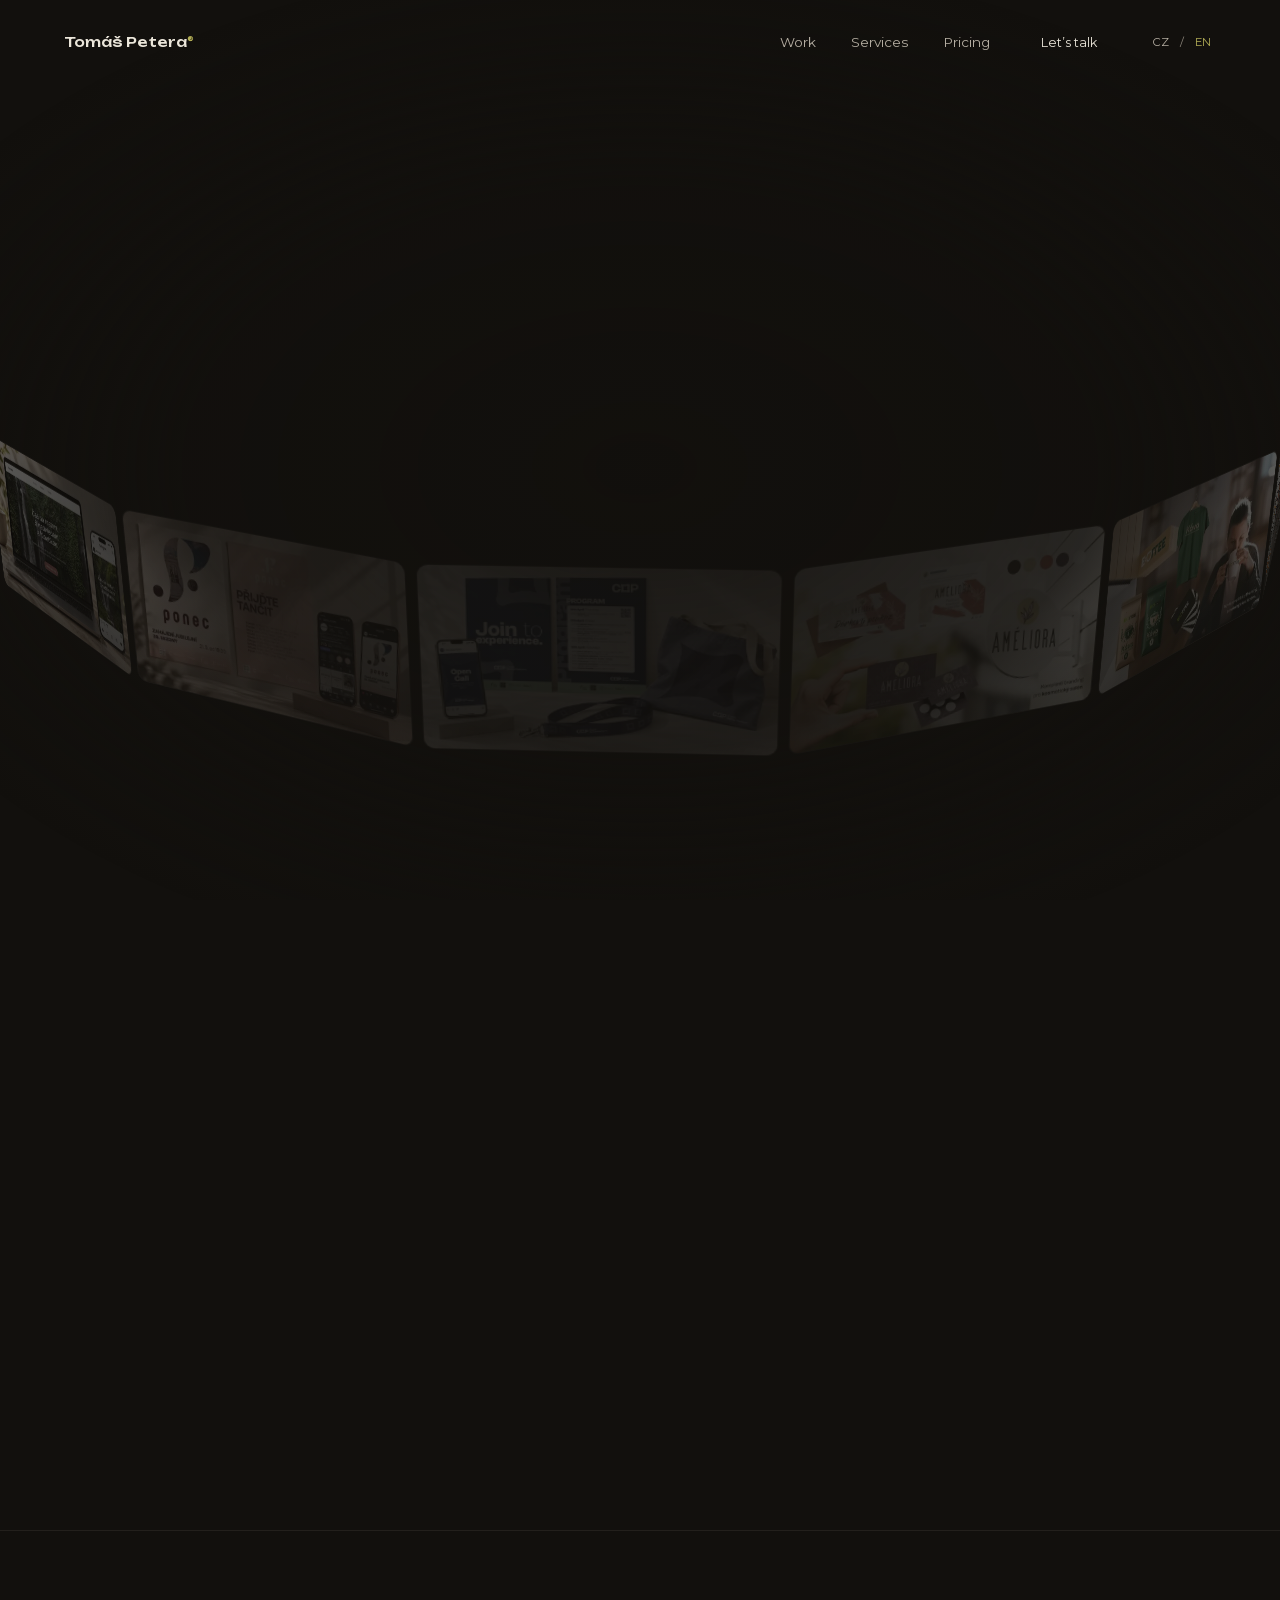
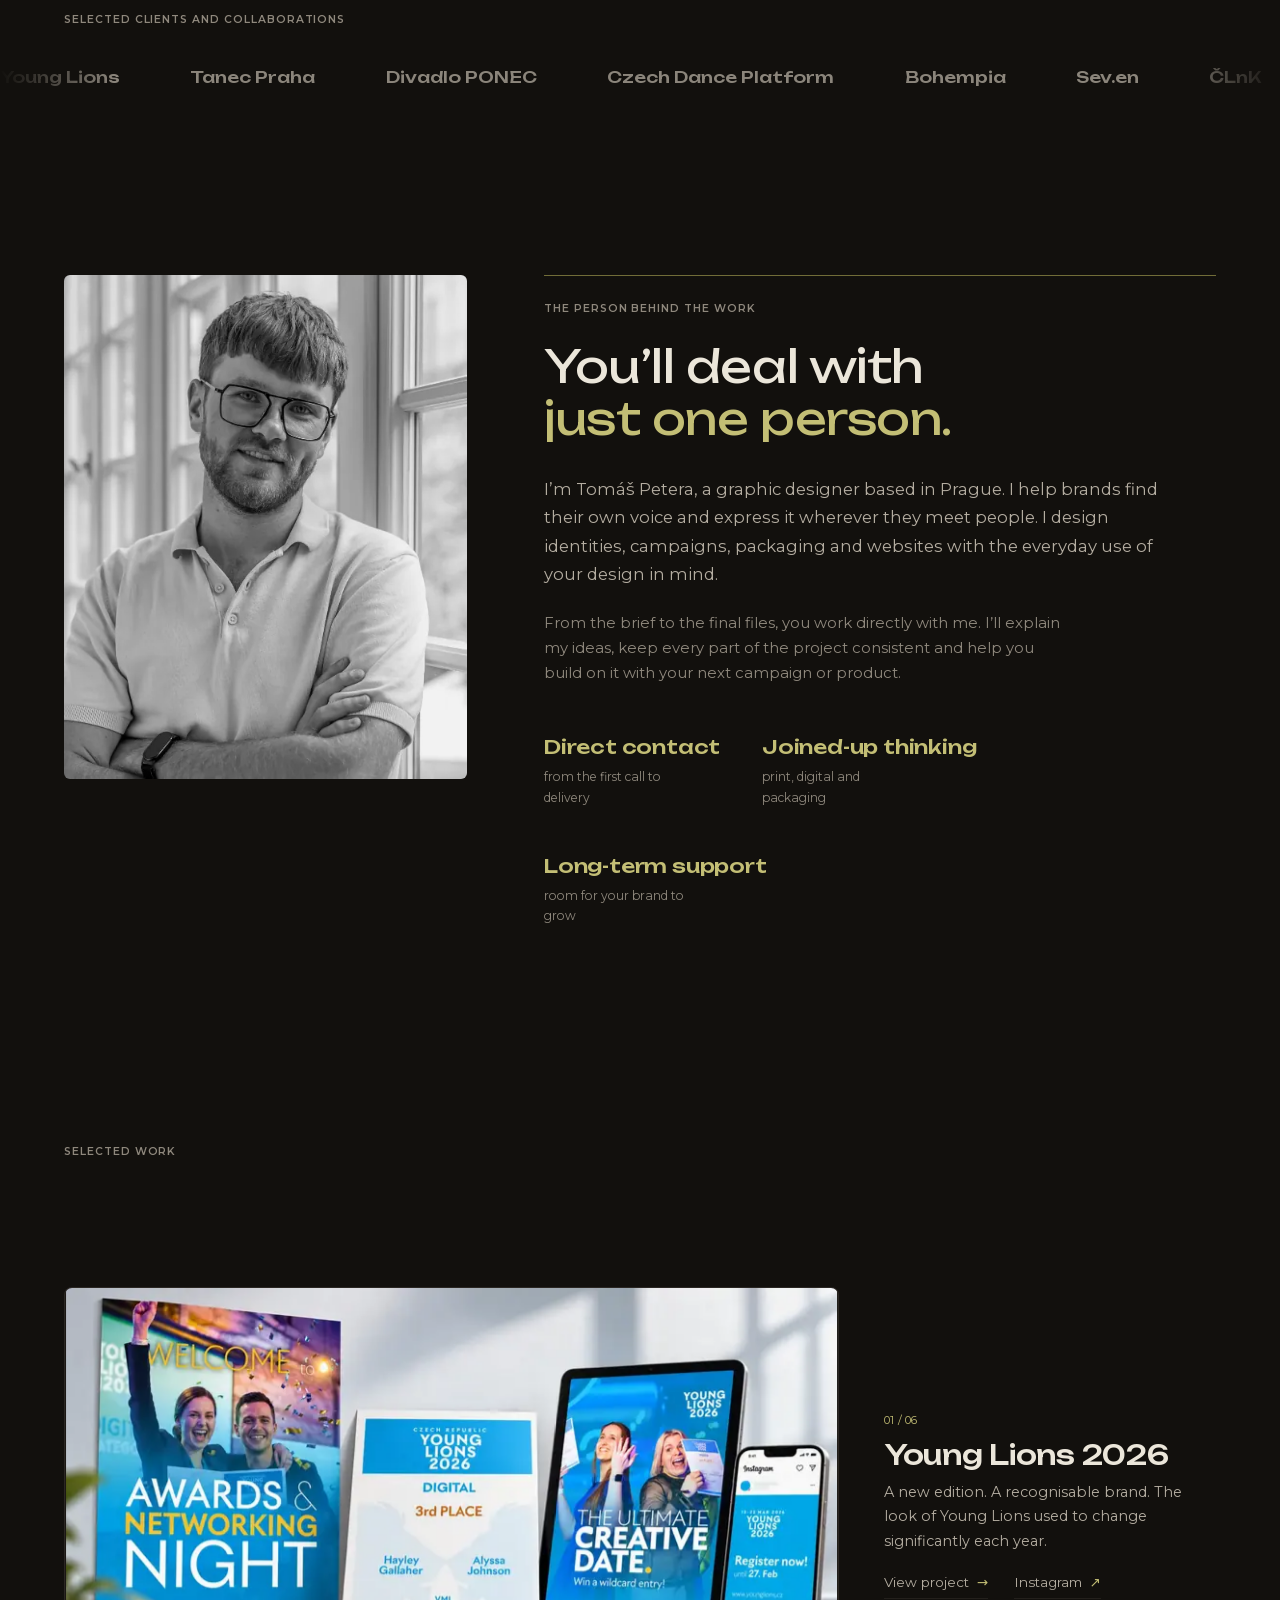
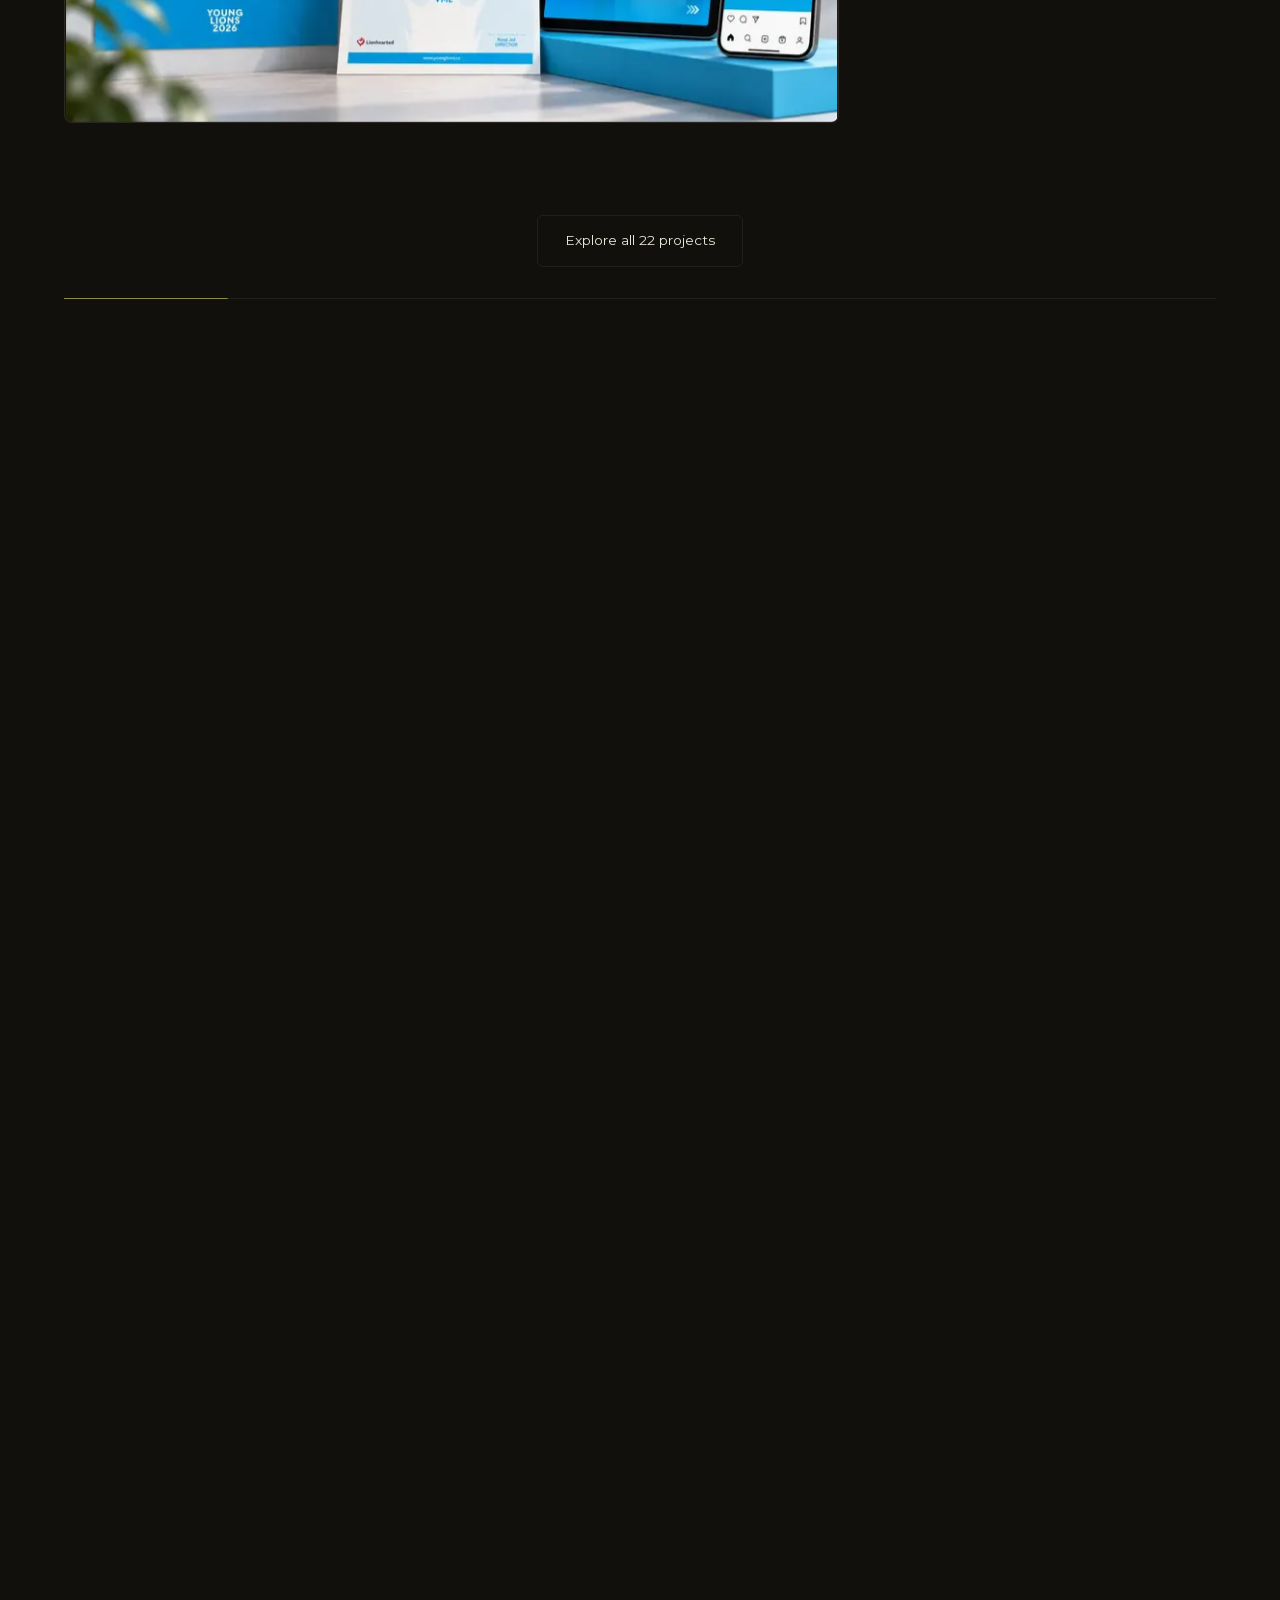
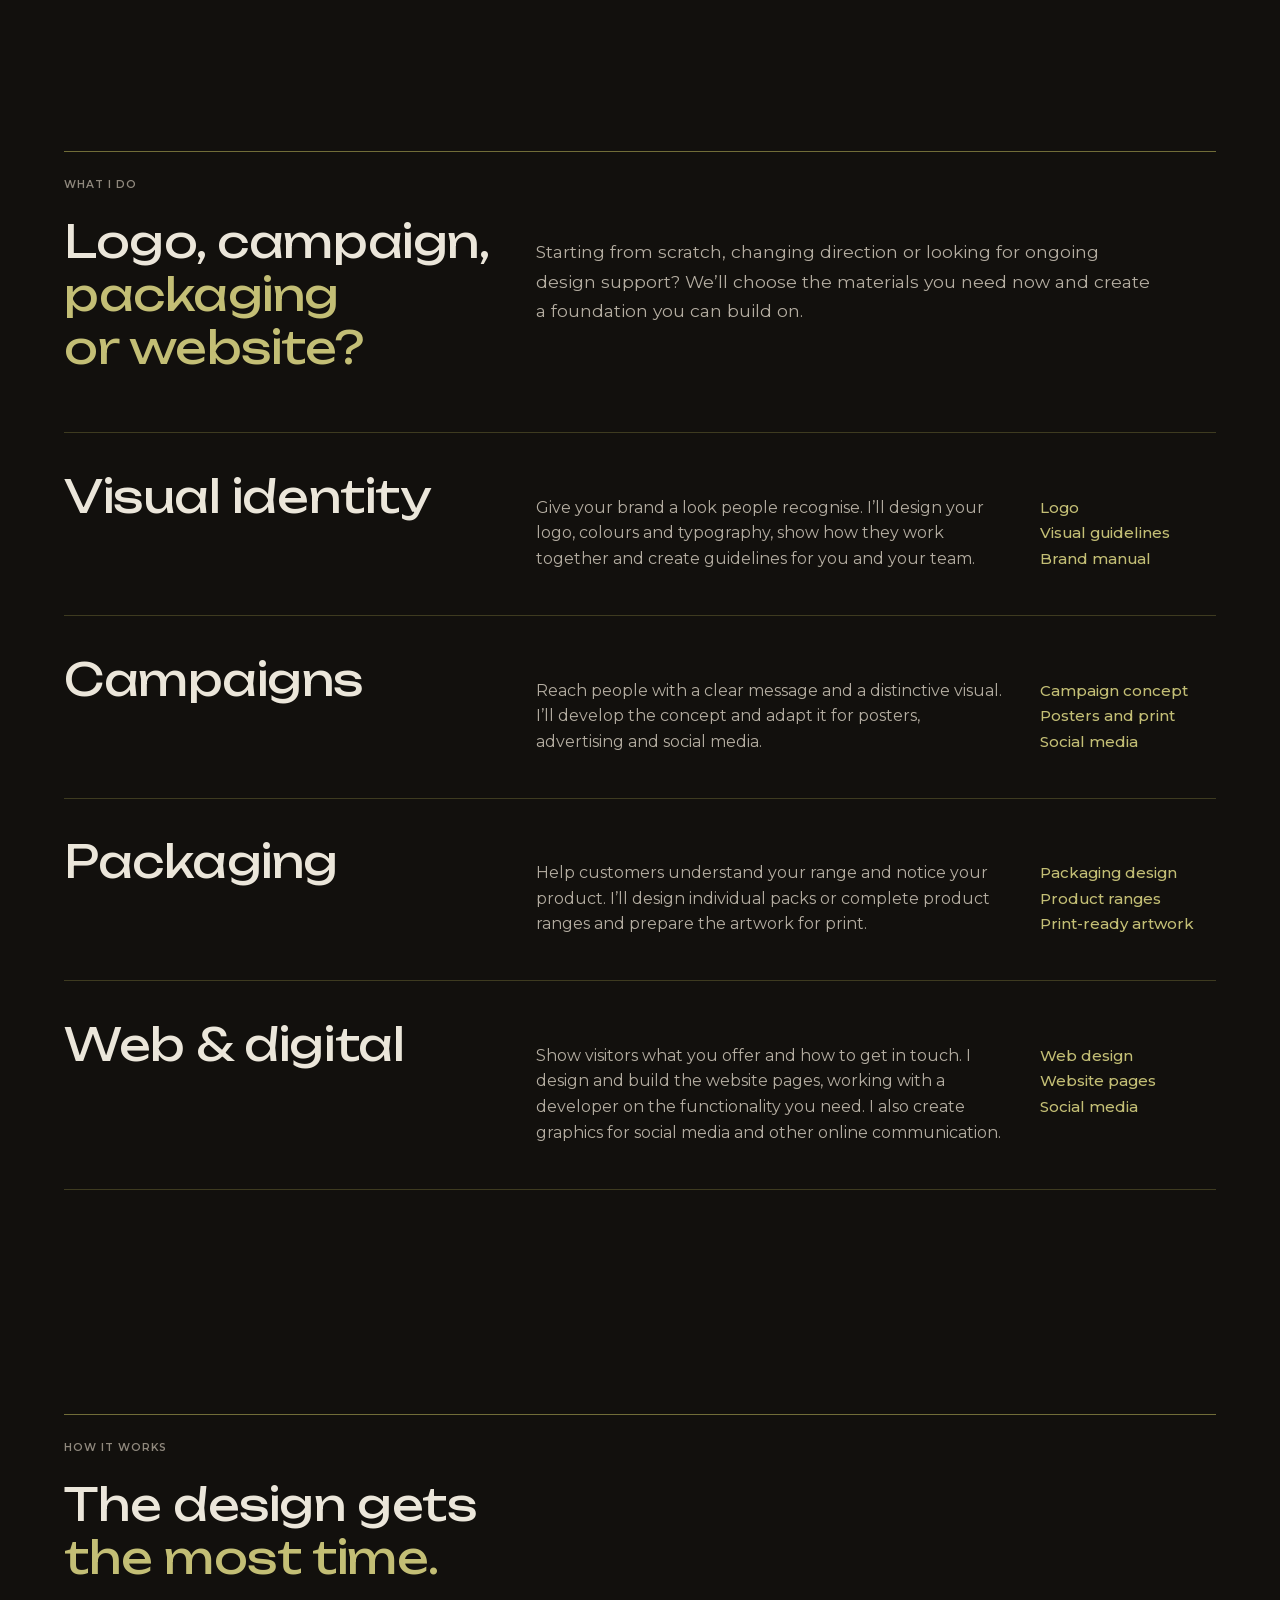
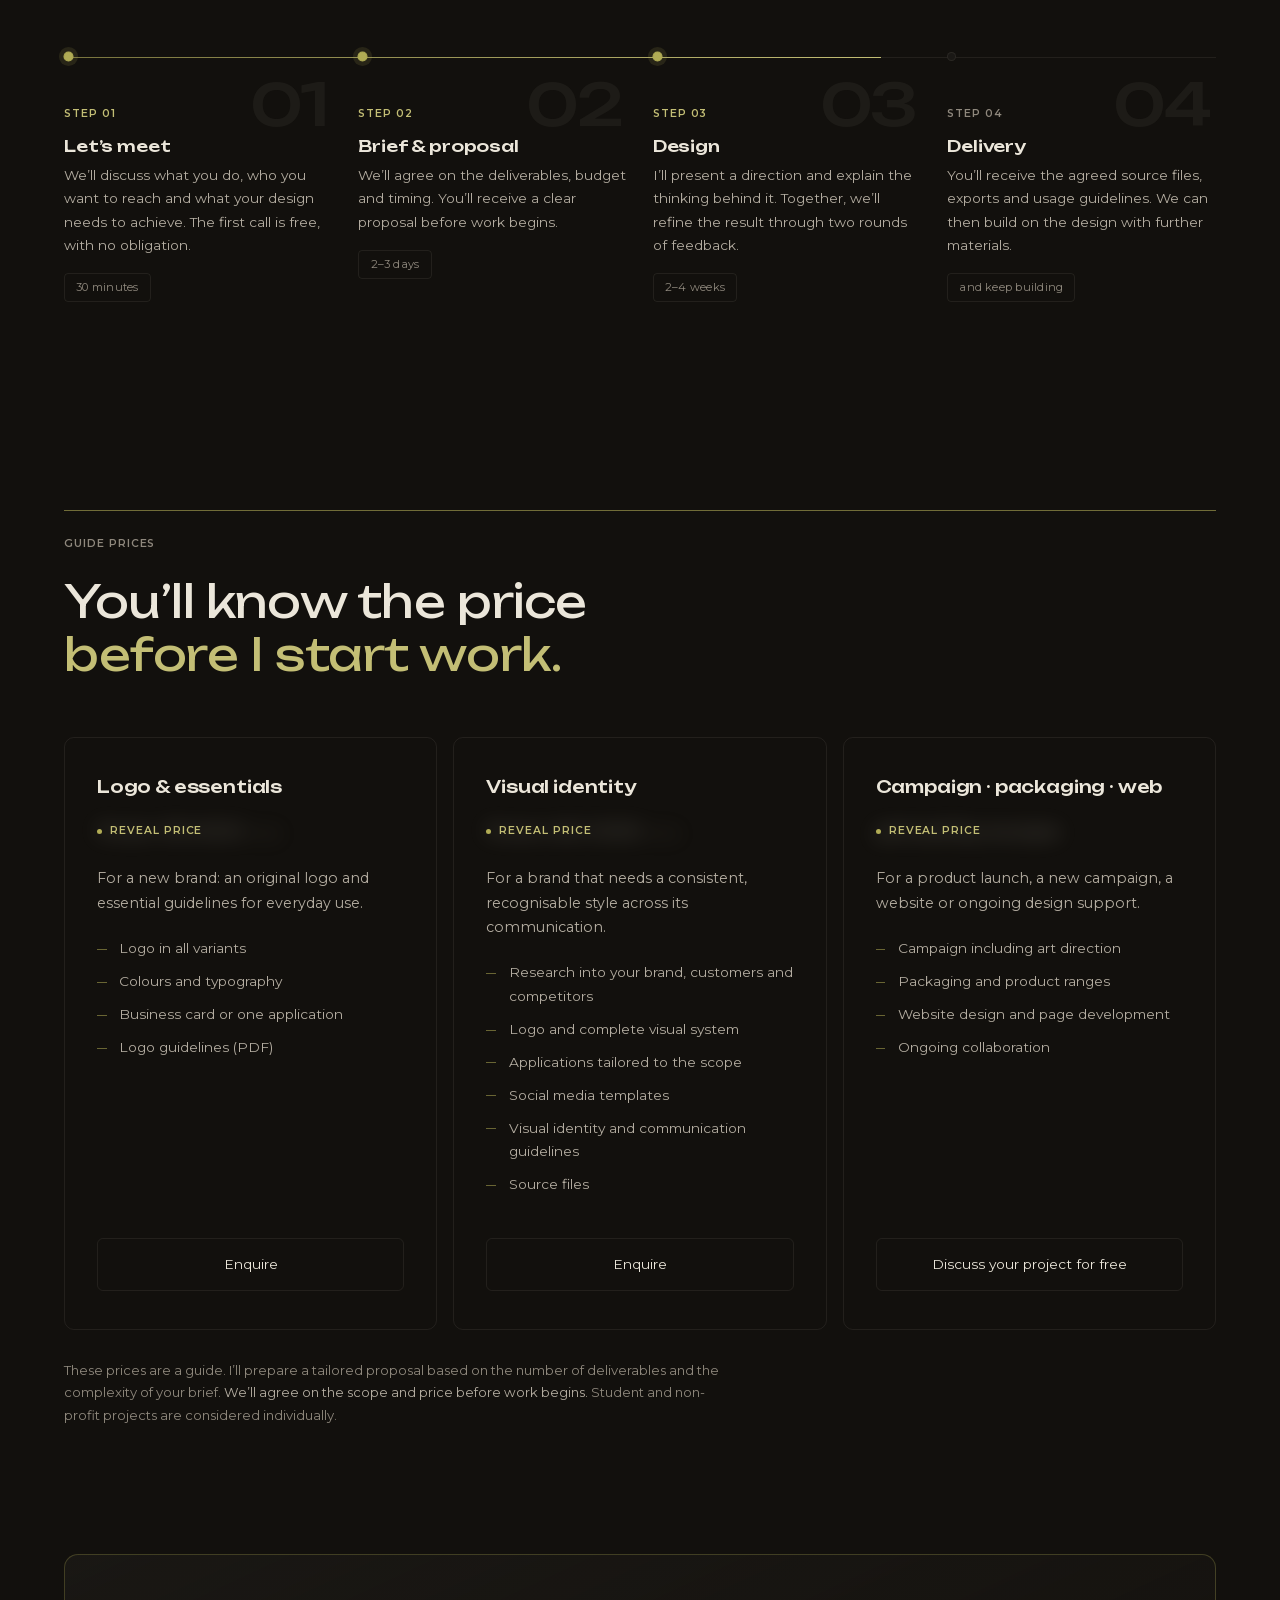
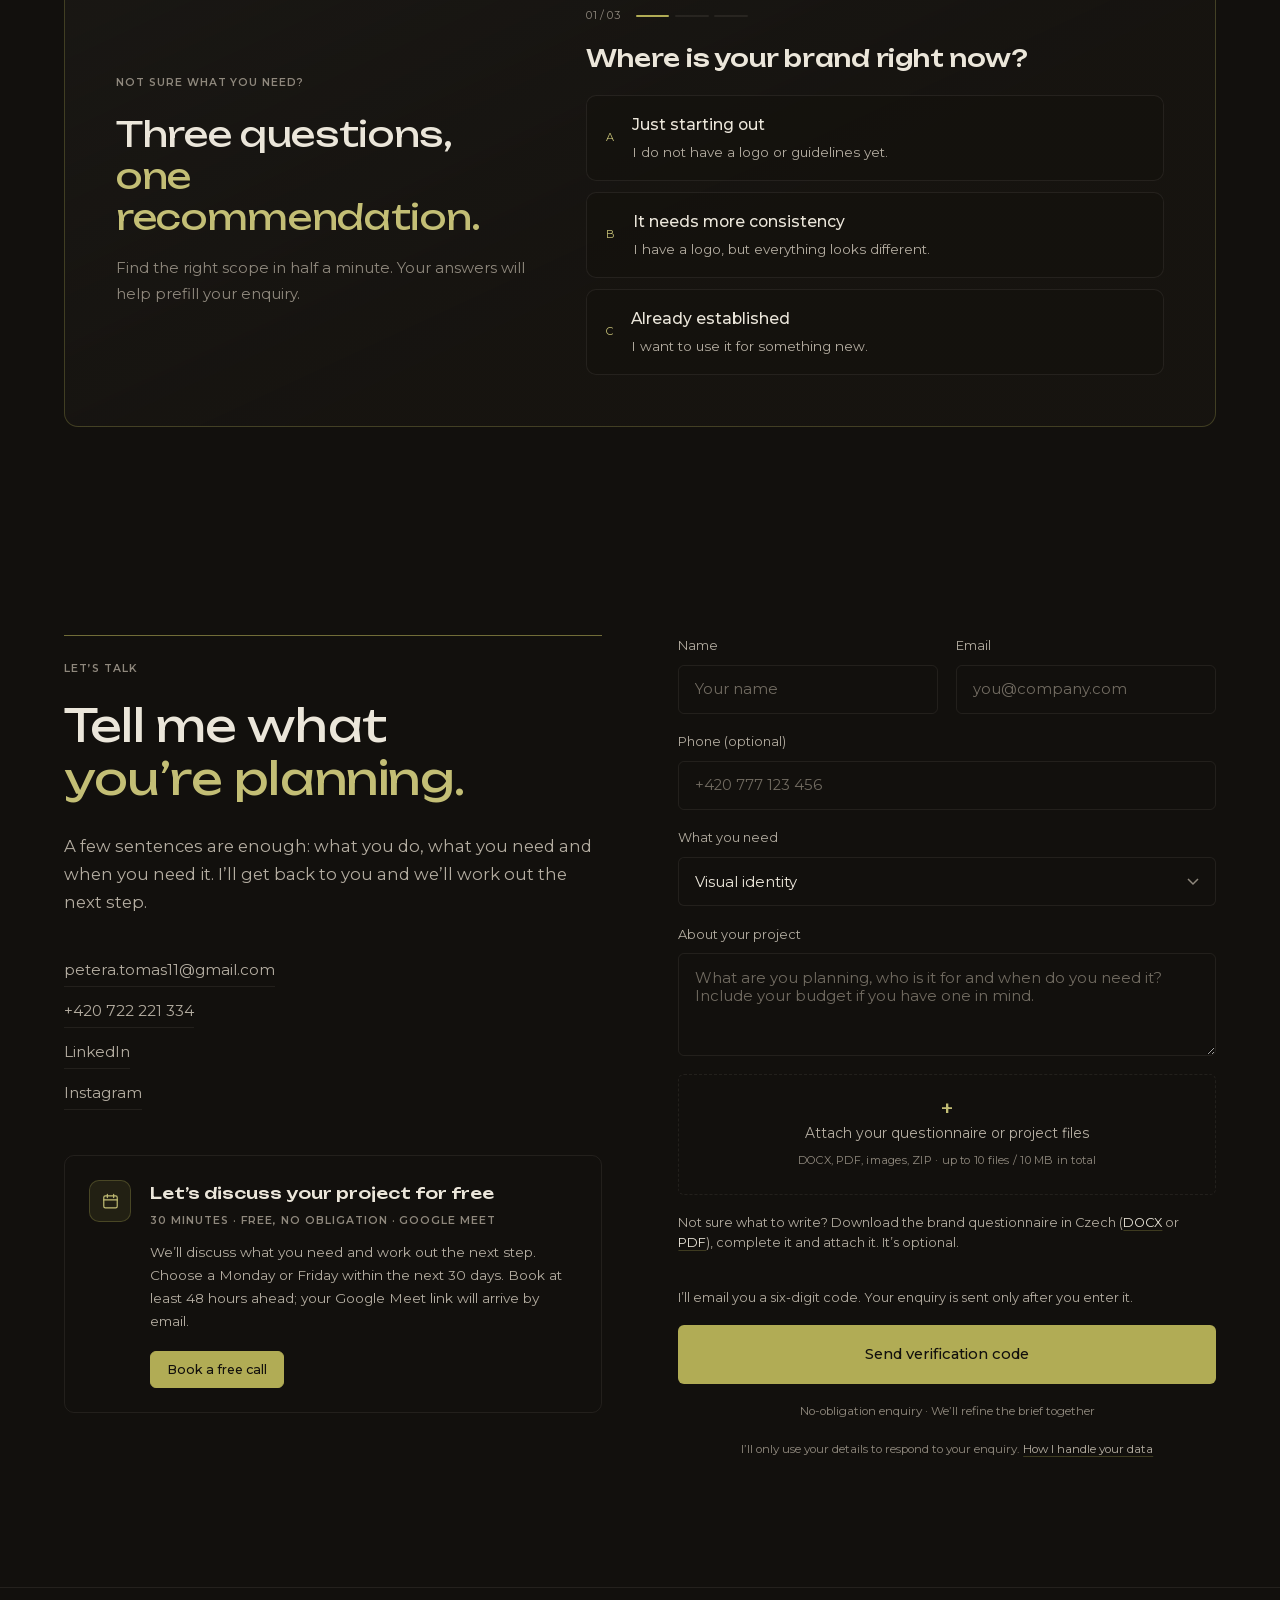
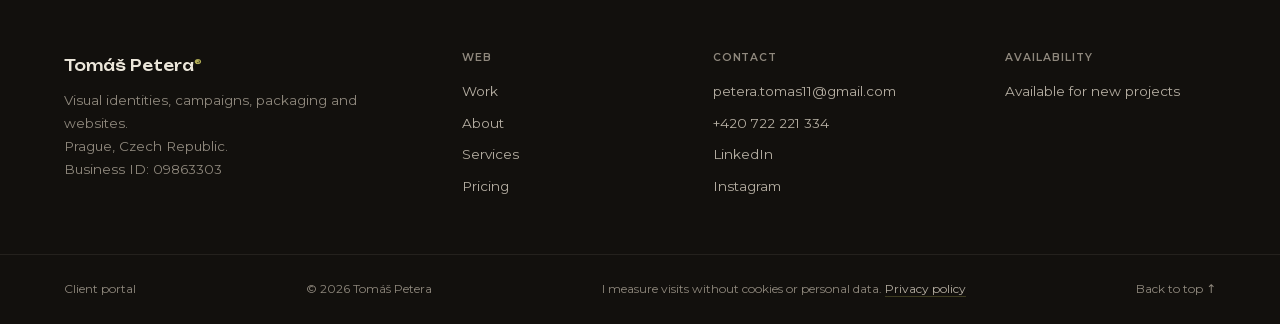
<file: linkedin-en.html>
<!DOCTYPE html>
<html lang="en">
<head>
<meta charset="UTF-8">
<meta name="viewport" content="width=device-width, initial-scale=1.0">

<!--
  Vstupní adresa pro odkaz „Featured" na LinkedInu: tomaspetera.cz/linkedin

  LinkedIn si u vloženého odkazu ukládá „kanonickou" adresu stránky. Úvodní
  stránka má kanonickou adresu bez značek, takže z odkazu
  tomaspetera.cz/?utm_source=linkedin zbylo vždy jen tomaspetera.cz a v měření
  nešlo poznat, že návštěvník přišel z LinkedInu.

  Tahle stránka proto ZÁMĚRNĚ nemá kanonickou adresu (značku link canonical)
  ani adresu pro sdílení (og url). Nepřidávej je sem. Návštěvníka
  hned pošle na úvodní stránku se značkou zdroje. Náhled odkazu (titulek,
  popis, obrázek) je stejný jako u úvodní stránky. Sama se neměří, ať se
  návštěva nepočítá dvakrát.
-->
<title>Tomáš Petera, Graphic Designer in Prague</title>
<meta name="description" content="Graphic design for brands that want to stand out. Tomáš Petera: visual identities, campaigns, packaging and websites. Explore my work and let’s talk about your project.">
<meta name="robots" content="noindex, follow">
<meta name="theme-color" content="#12100D">
<meta property="og:title" content="Tomáš Petera, Graphic Designer in Prague">
<meta property="og:description" content="Graphic design for brands that want to stand out. Tomáš Petera: visual identities, campaigns, packaging and websites. Explore my work and let’s talk about your project.">
<meta property="og:type" content="website">
<meta property="og:site_name" content="Tomáš Petera">
<meta property="og:locale" content="en_GB">
<meta property="og:image" content="https://tomaspetera.cz/og-cover.jpg">
<meta property="og:image:alt" content="Tomáš Petera, graphic designer, Prague">
<meta property="og:image:width" content="1200">
<meta property="og:image:height" content="630">
<meta property="og:image:type" content="image/jpeg">

<script>location.replace('/en.html?utm_source=linkedin&utm_medium=featured');</script>

<style>
  html,body{ height:100%; margin:0; }
  body{ display:grid; place-items:center; background:#12100D; color:#B4ADA1; font:16px/1.5 system-ui,-apple-system,"Segoe UI",sans-serif; }
  a{ color:#C3BE75; }
</style>
<link rel="icon" type="image/x-icon" sizes="16x16 32x32 48x48" href="/favicon.ico?v=20261030">
<link rel="icon" type="image/png" sizes="32x32" href="/favicon32.png?v=20261030">
<link rel="icon" type="image/png" sizes="96x96" href="/favicon96.png?v=20261030">
<link rel="icon" type="image/png" sizes="512x512" href="/favicon512.png?v=20261030">
<link rel="apple-touch-icon" sizes="180x180" href="/appletouchicon.png?v=20261030">
</head>

<body>
<!-- Vidí to jen ten, komu neběží JavaScript. -->
<p>Continue to <a href="/en.html?utm_source=linkedin&amp;utm_medium=featured">tomaspetera.cz</a></p>
</body>
</html>
</file>
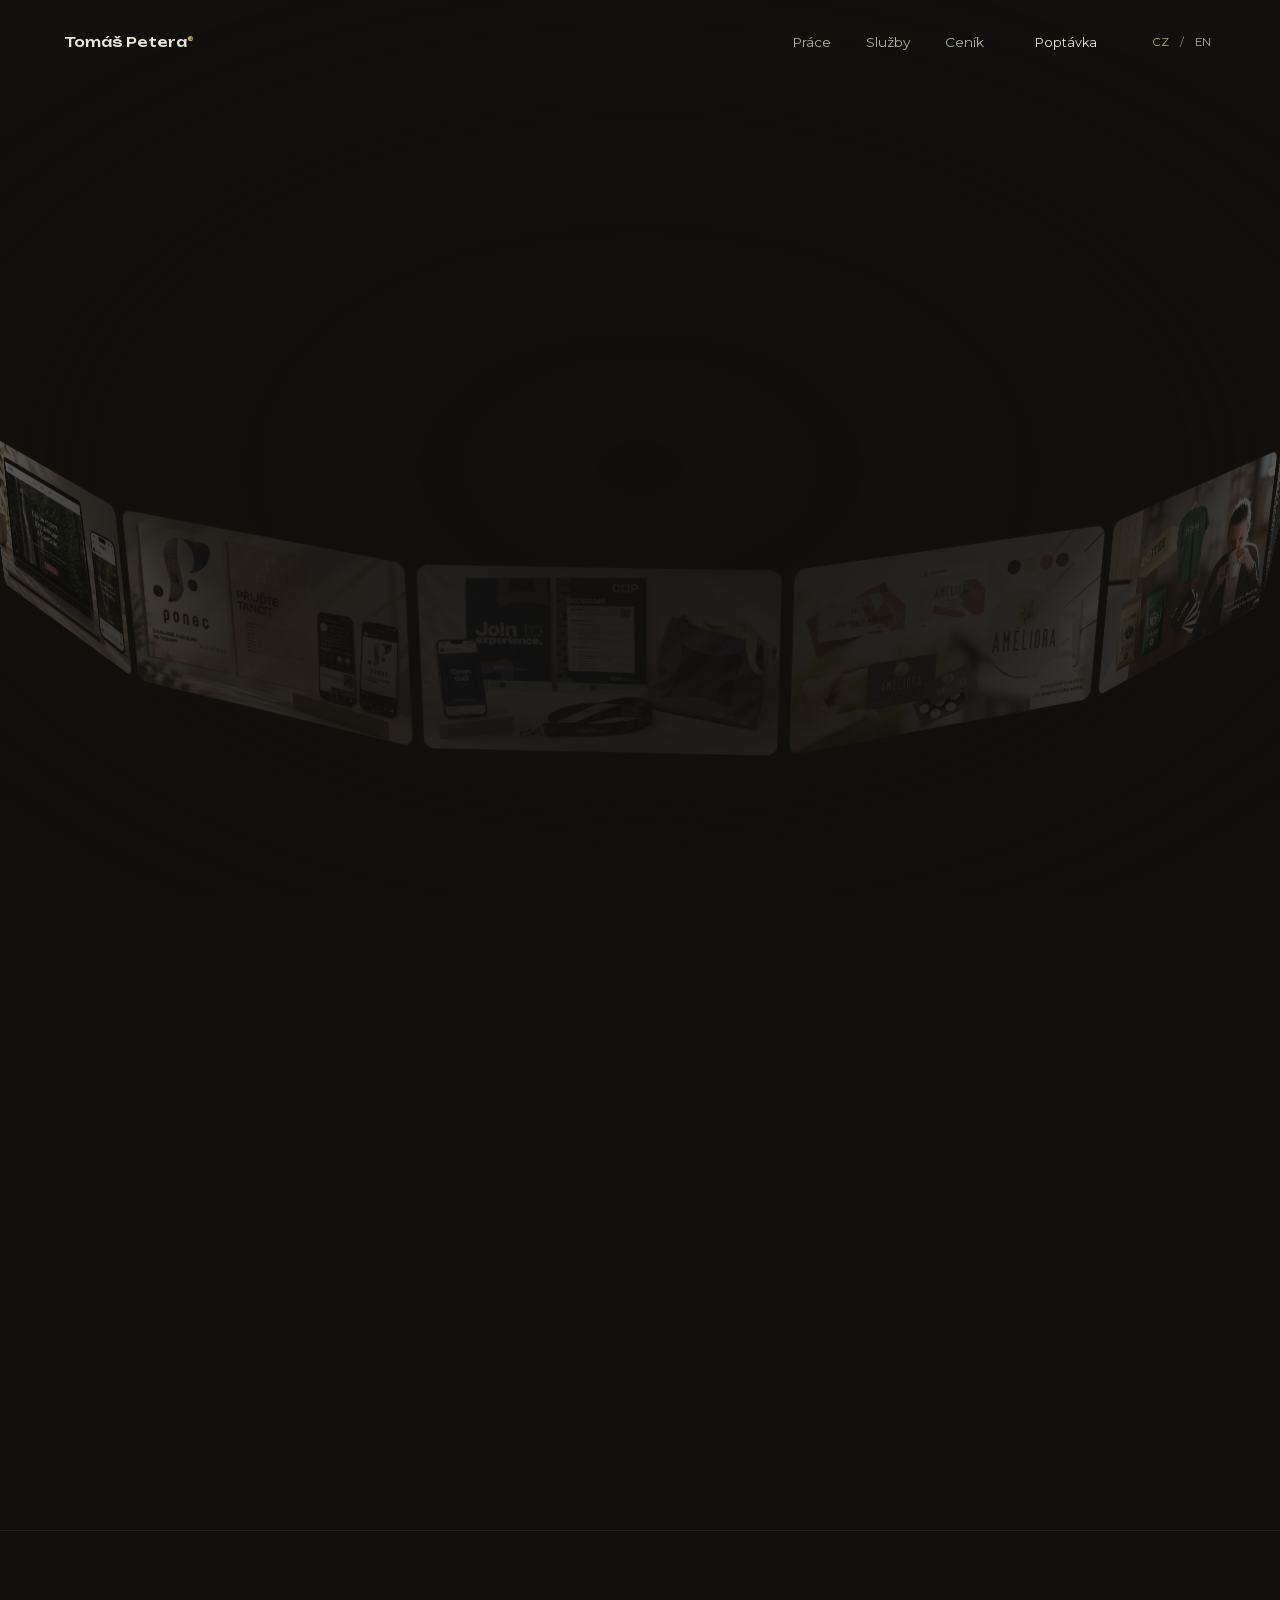
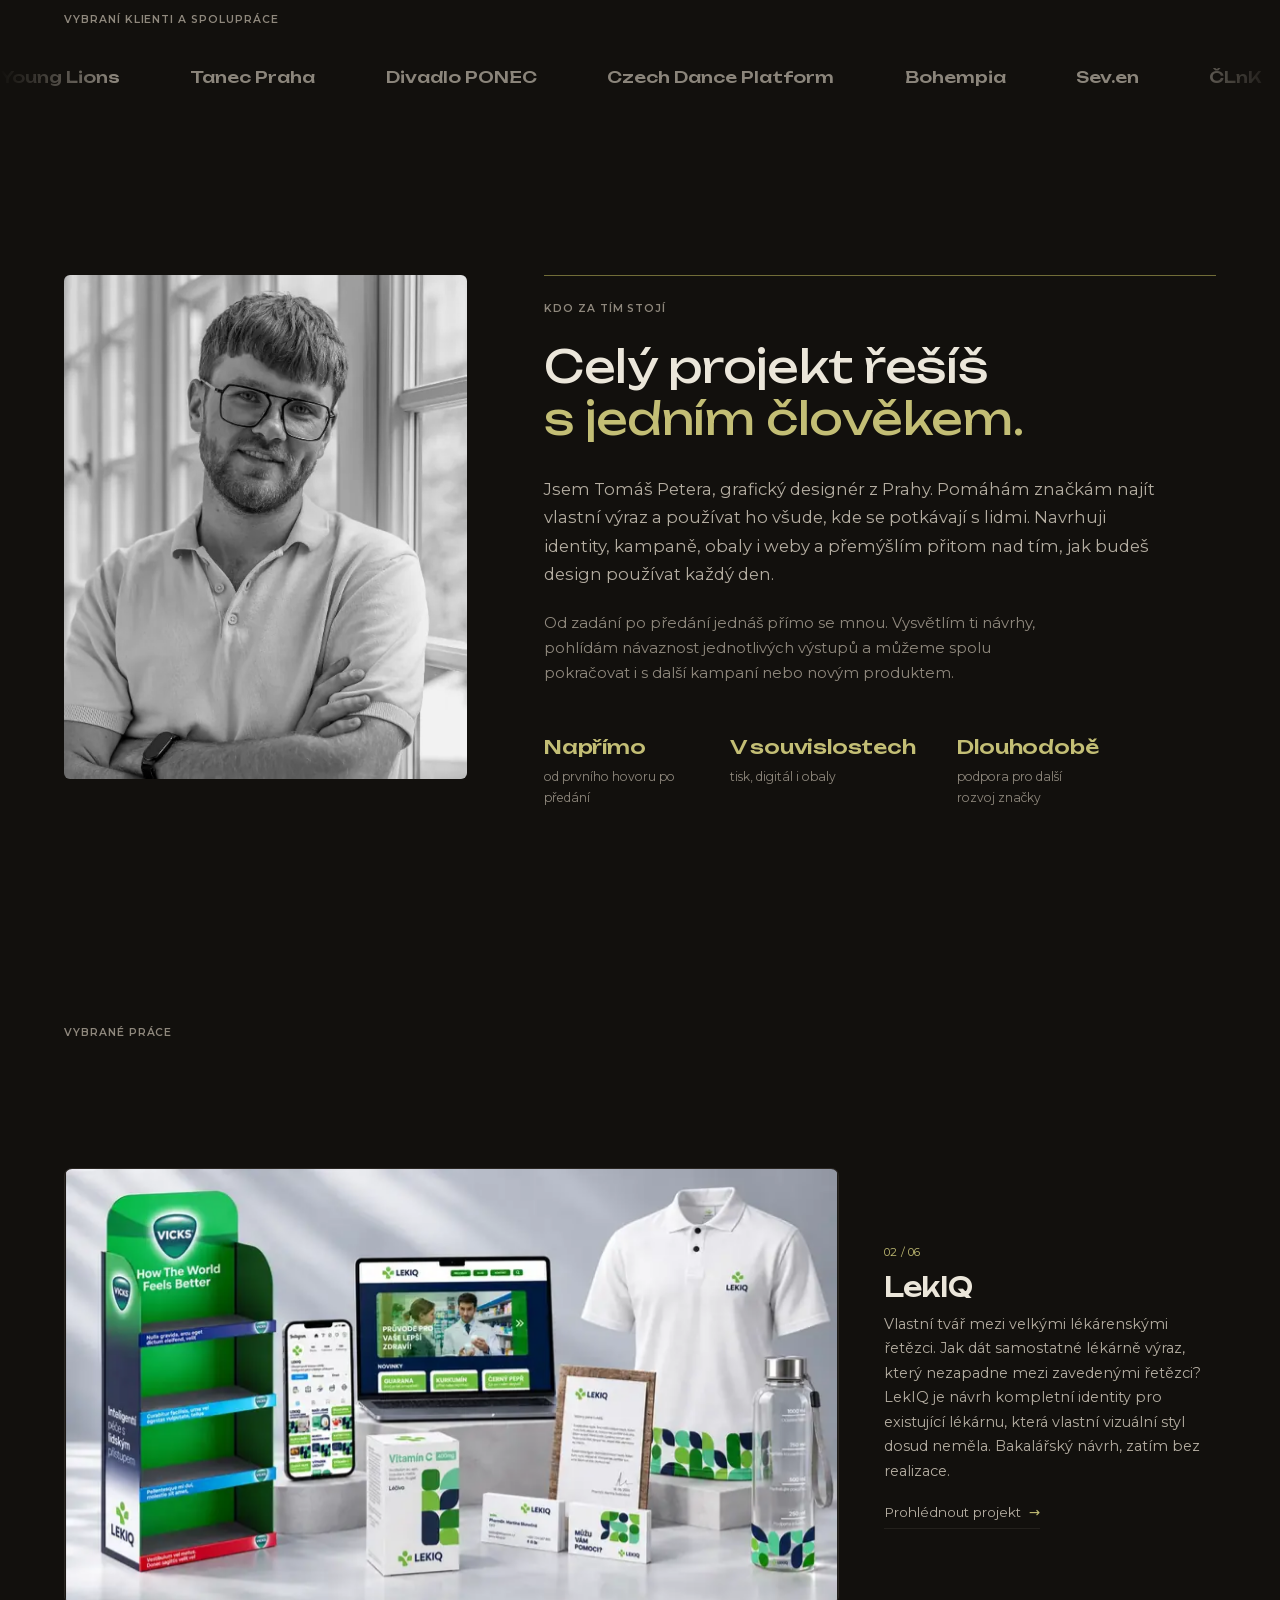
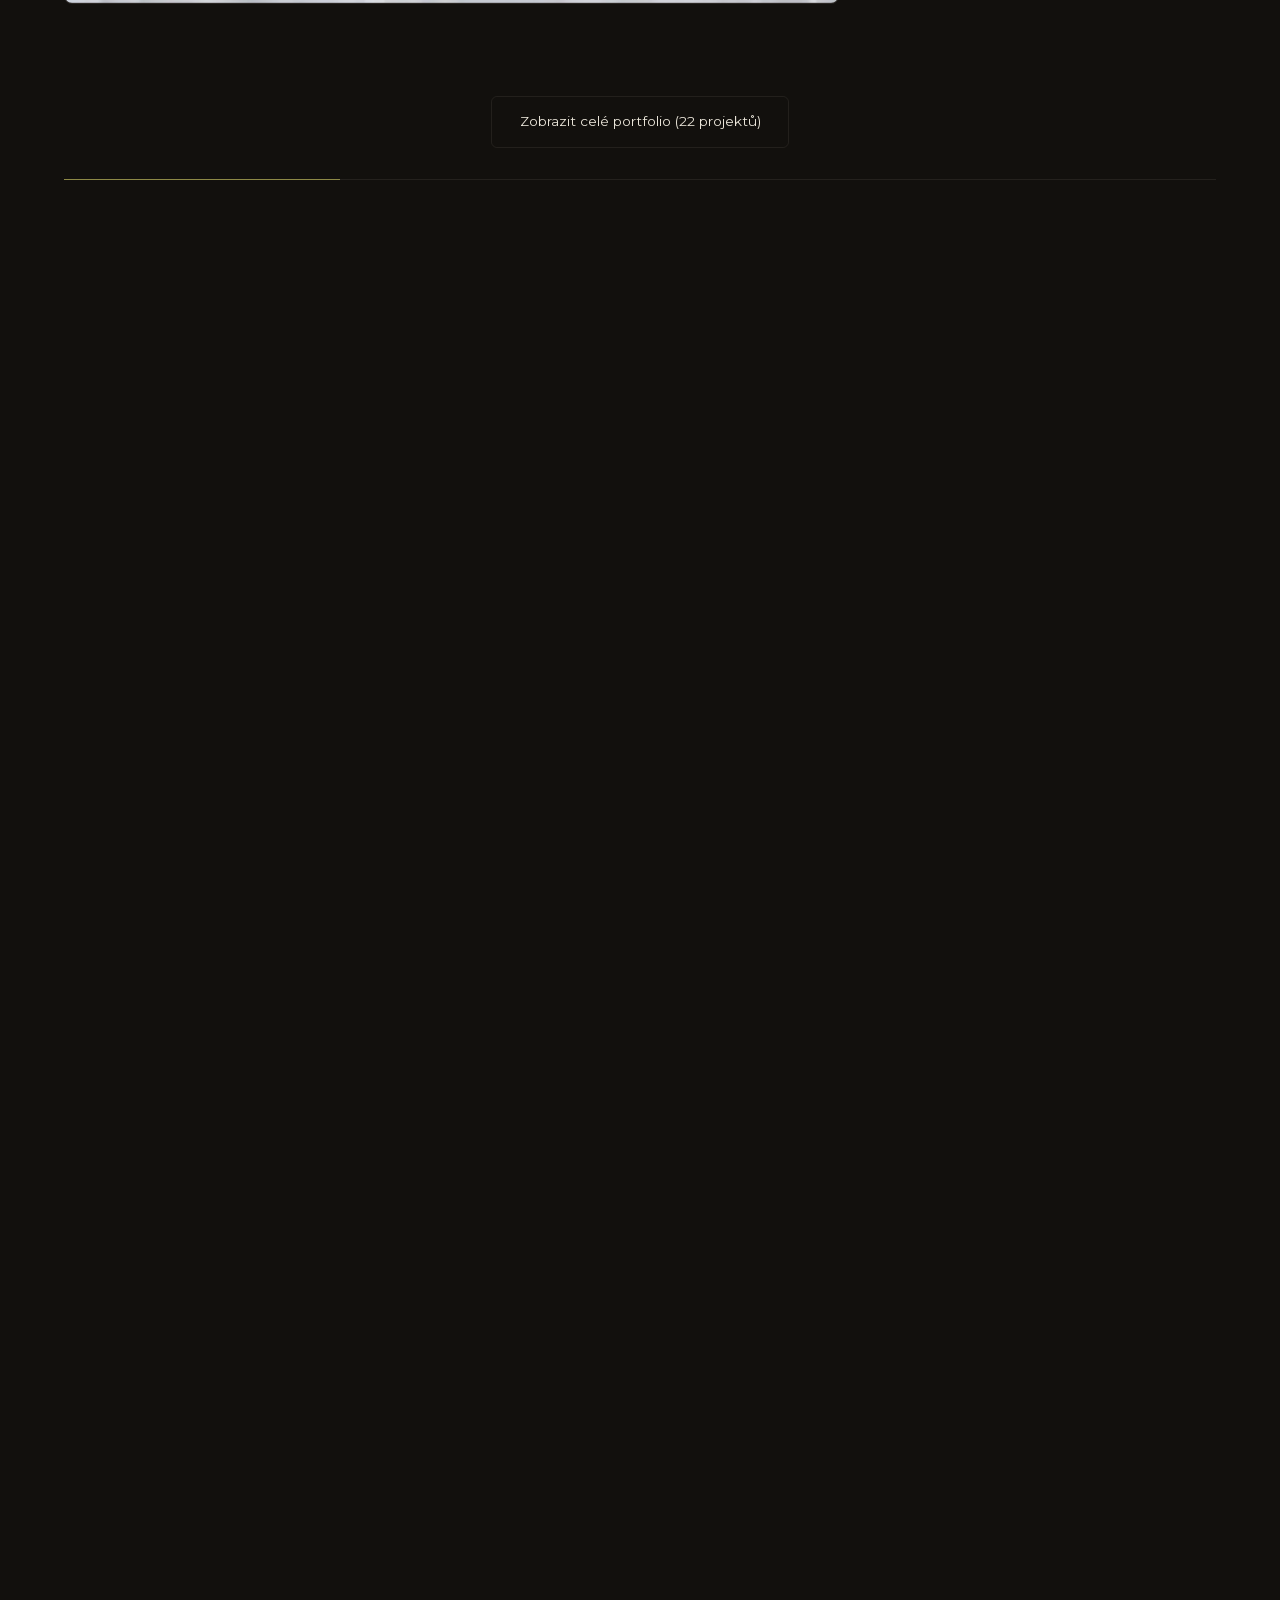
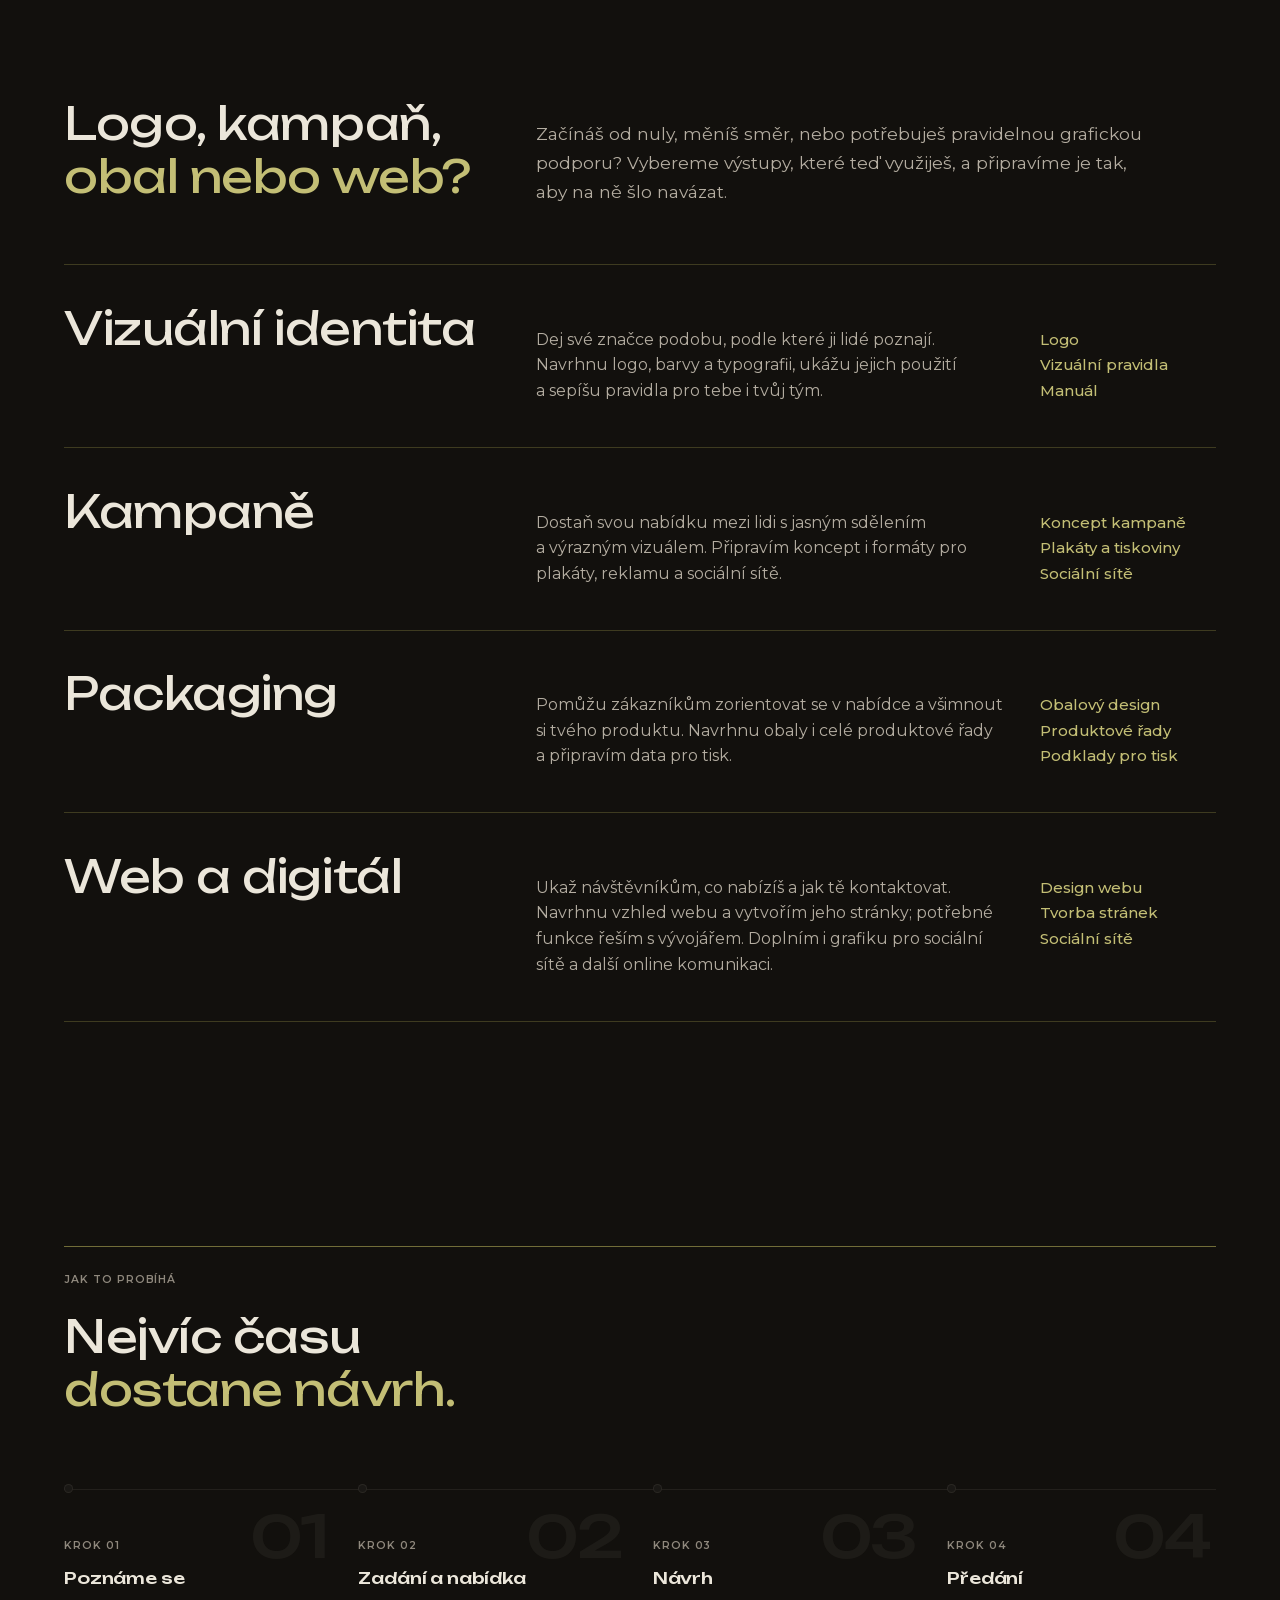
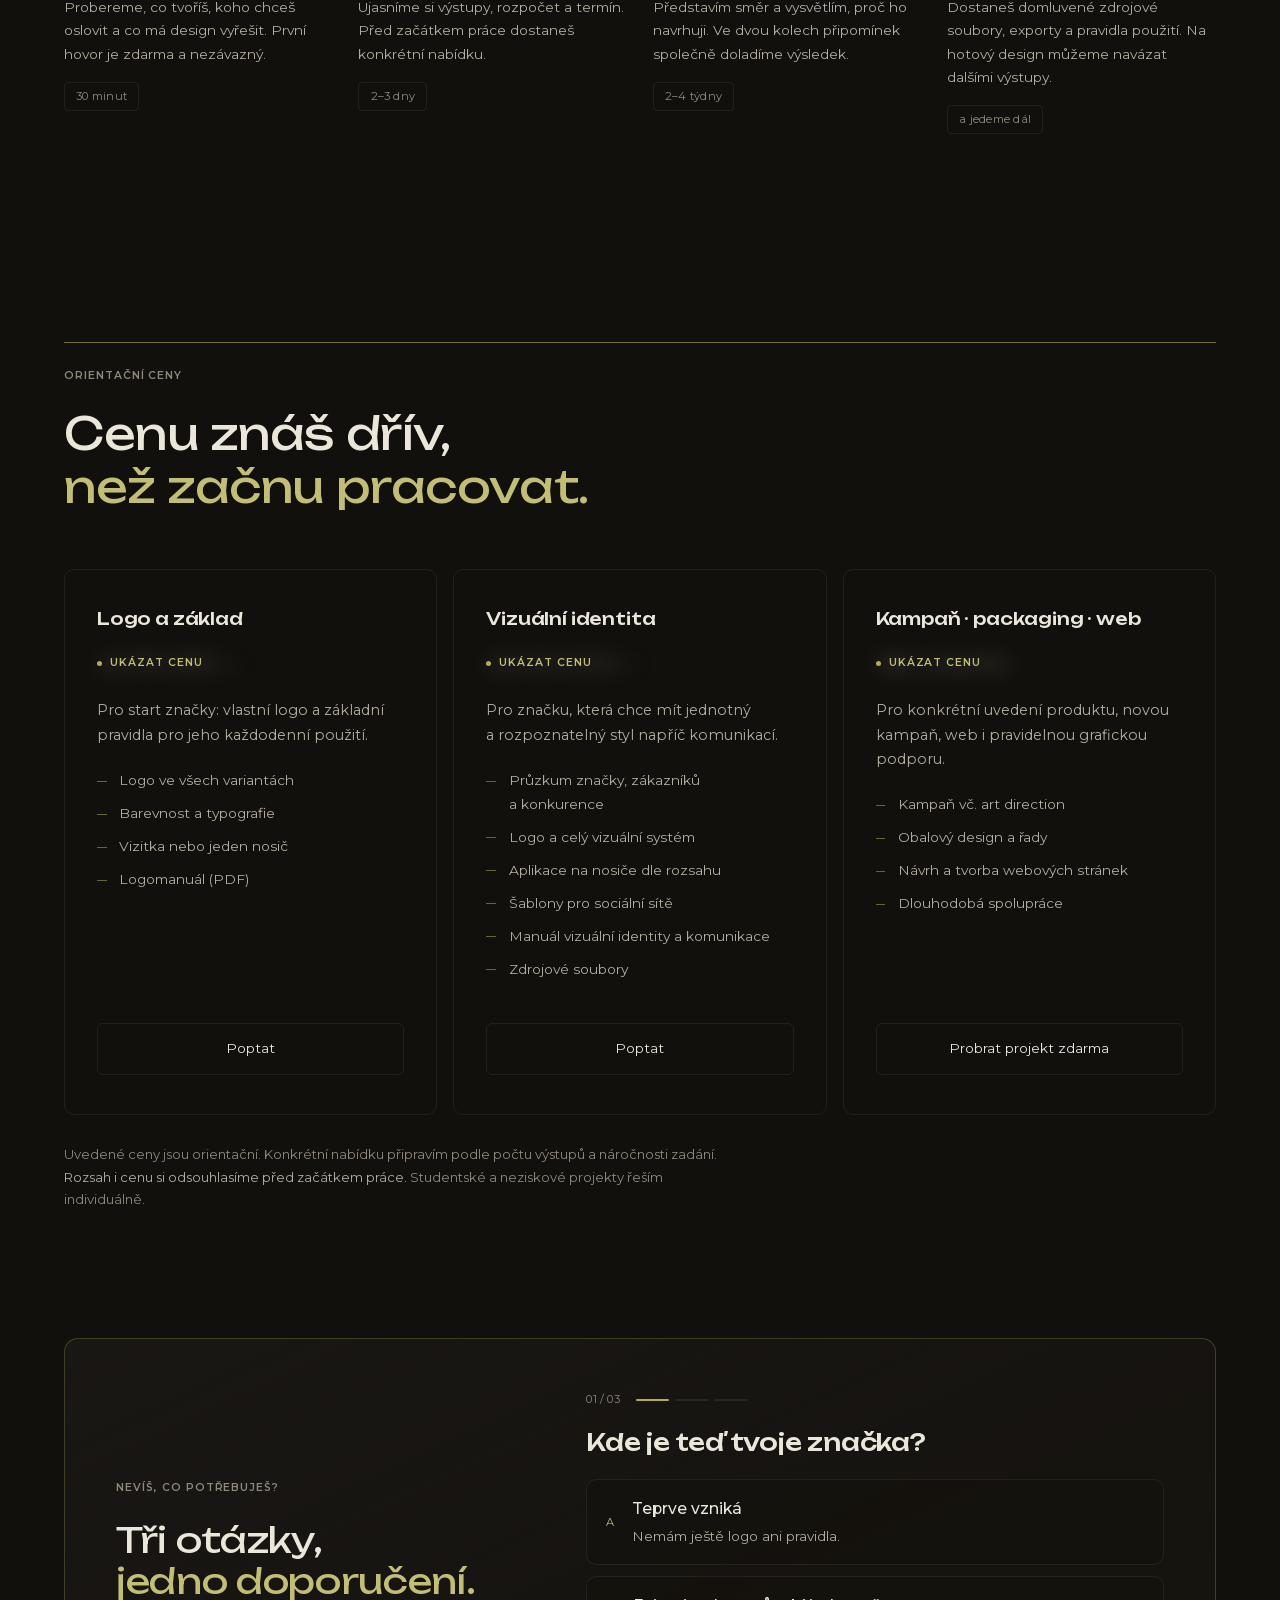
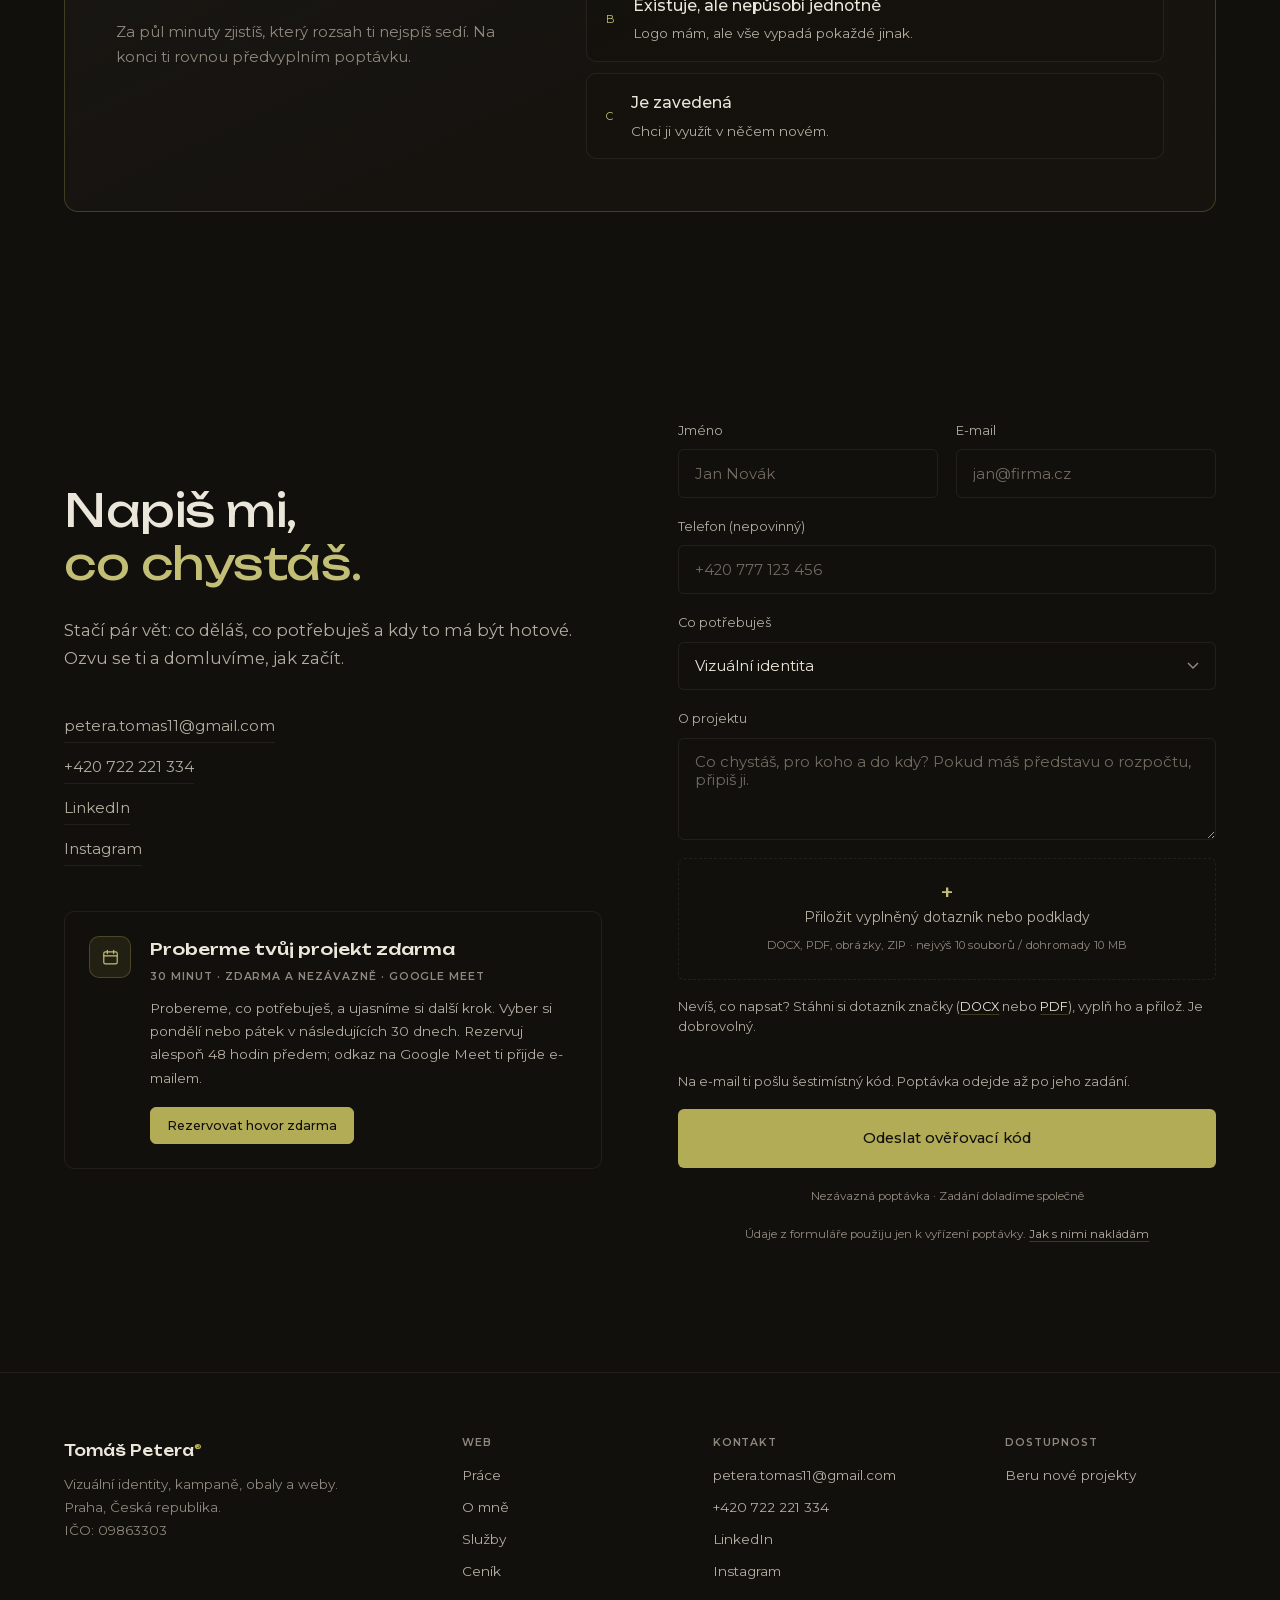
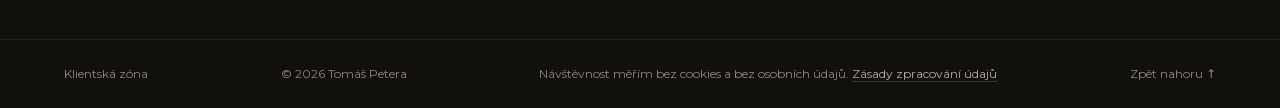
<file: linkedin.html>
<!DOCTYPE html>
<html lang="cs">
<head>
<meta charset="UTF-8">
<meta name="viewport" content="width=device-width, initial-scale=1.0">

<!--
  Vstupní adresa pro odkaz „Featured" na LinkedInu: tomaspetera.cz/linkedin

  LinkedIn si u vloženého odkazu ukládá „kanonickou" adresu stránky. Úvodní
  stránka má kanonickou adresu bez značek, takže z odkazu
  tomaspetera.cz/?utm_source=linkedin zbylo vždy jen tomaspetera.cz a v měření
  nešlo poznat, že návštěvník přišel z LinkedInu.

  Tahle stránka proto ZÁMĚRNĚ nemá kanonickou adresu (značku link canonical)
  ani adresu pro sdílení (og url). Nepřidávej je sem. Návštěvníka
  hned pošle na úvodní stránku se značkou zdroje. Náhled odkazu (titulek,
  popis, obrázek) je stejný jako u úvodní stránky. Sama se neměří, ať se
  návštěva nepočítá dvakrát.
-->
<title>Tomáš Petera, grafický designér Praha</title>
<meta name="description" content="Grafický design pro značky, které chtějí být vidět. Tomáš Petera: vizuální identity, kampaně, obaly a weby. Prohlédni si projekty a pojďme probrat ten tvůj.">
<meta name="robots" content="noindex, follow">
<meta name="theme-color" content="#12100D">
<meta property="og:title" content="Tomáš Petera, grafický designér Praha">
<meta property="og:description" content="Grafický design pro značky, které chtějí být vidět. Tomáš Petera: vizuální identity, kampaně, obaly a weby. Prohlédni si projekty a pojďme probrat ten tvůj.">
<meta property="og:type" content="website">
<meta property="og:site_name" content="Tomáš Petera">
<meta property="og:locale" content="cs_CZ">
<meta property="og:image" content="https://tomaspetera.cz/og-cover.jpg">
<meta property="og:image:alt" content="Tomáš Petera, grafický designér, Praha">
<meta property="og:image:width" content="1200">
<meta property="og:image:height" content="630">
<meta property="og:image:type" content="image/jpeg">

<script>location.replace('/?utm_source=linkedin&utm_medium=featured');</script>

<style>
  html,body{ height:100%; margin:0; }
  body{ display:grid; place-items:center; background:#12100D; color:#B4ADA1; font:16px/1.5 system-ui,-apple-system,"Segoe UI",sans-serif; }
  a{ color:#C3BE75; }
</style>
<link rel="icon" type="image/x-icon" sizes="16x16 32x32 48x48" href="/favicon.ico?v=20261030">
<link rel="icon" type="image/png" sizes="32x32" href="/favicon32.png?v=20261030">
<link rel="icon" type="image/png" sizes="96x96" href="/favicon96.png?v=20261030">
<link rel="icon" type="image/png" sizes="512x512" href="/favicon512.png?v=20261030">
<link rel="apple-touch-icon" sizes="180x180" href="/appletouchicon.png?v=20261030">
</head>

<body>
<!-- Vidí to jen ten, komu neběží JavaScript. -->
<p>Pokračuj na <a href="/?utm_source=linkedin&amp;utm_medium=featured">tomaspetera.cz</a></p>
</body>
</html>
</file>
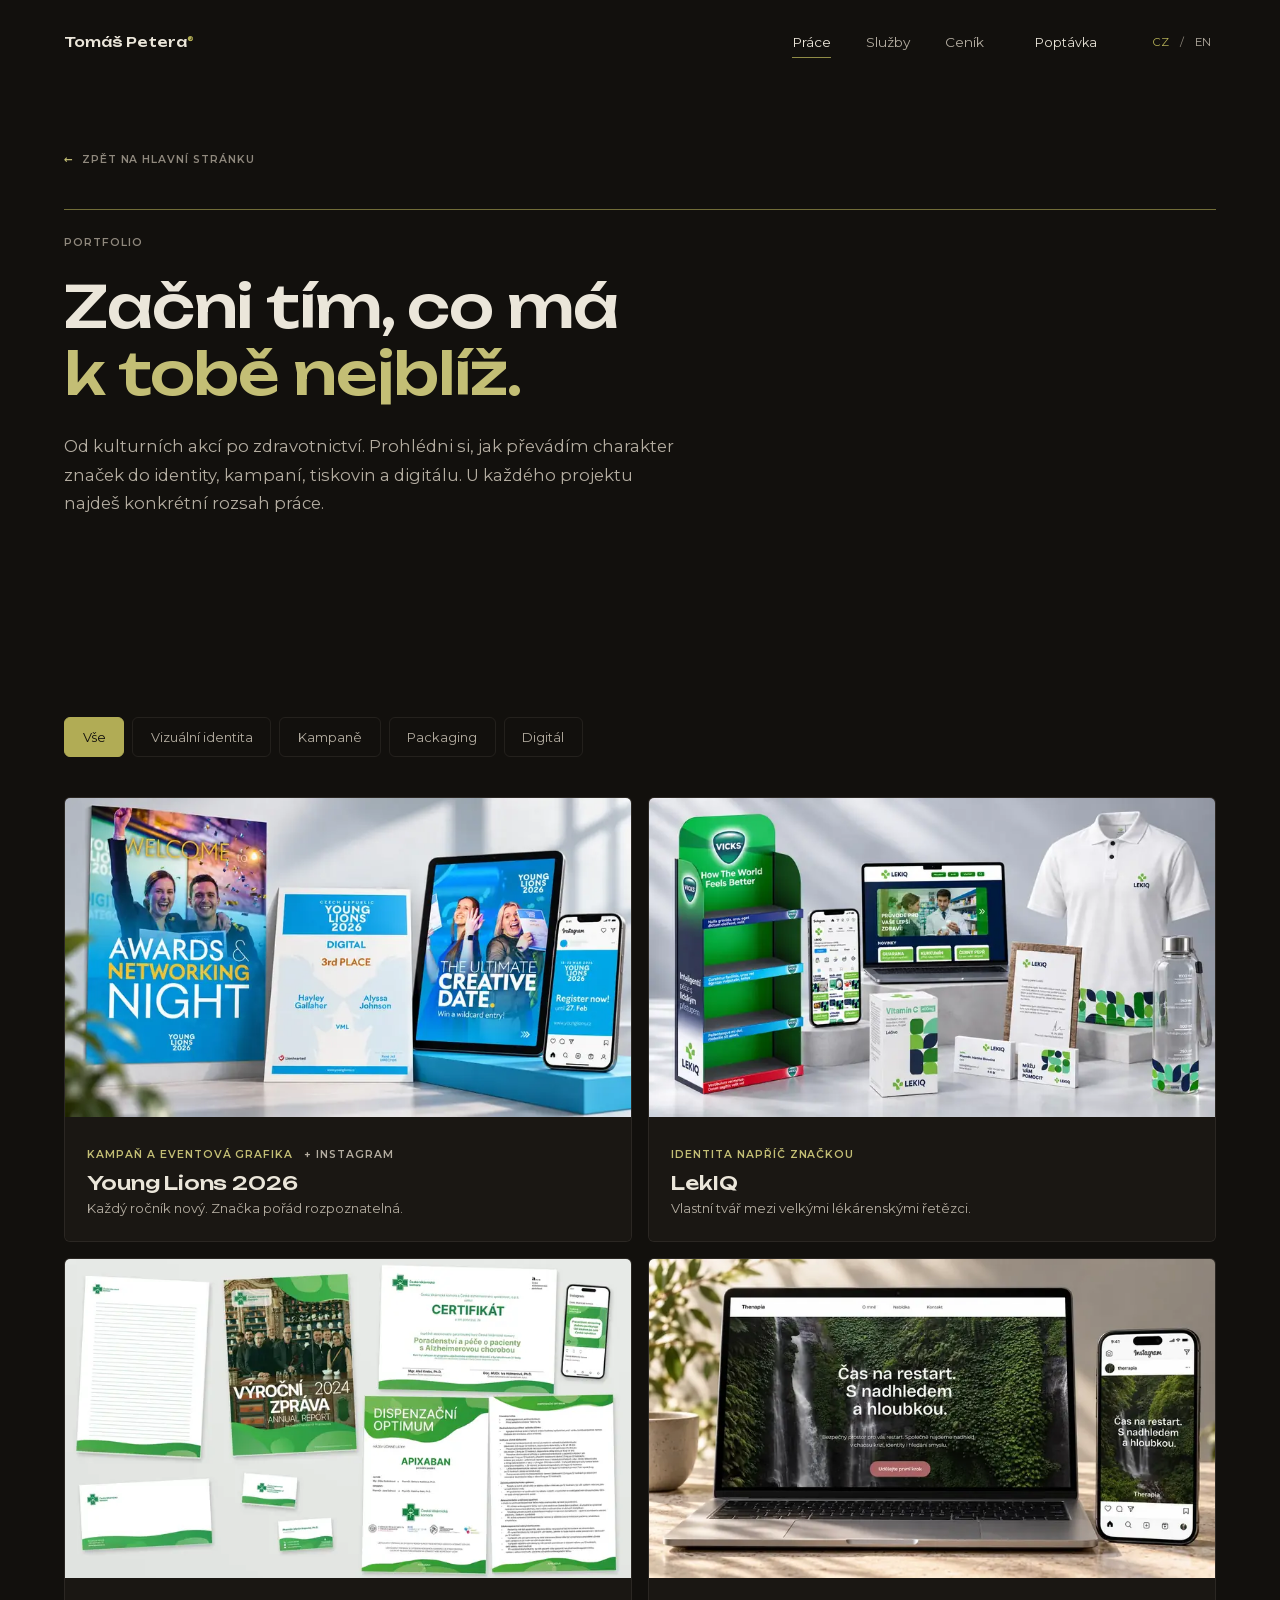
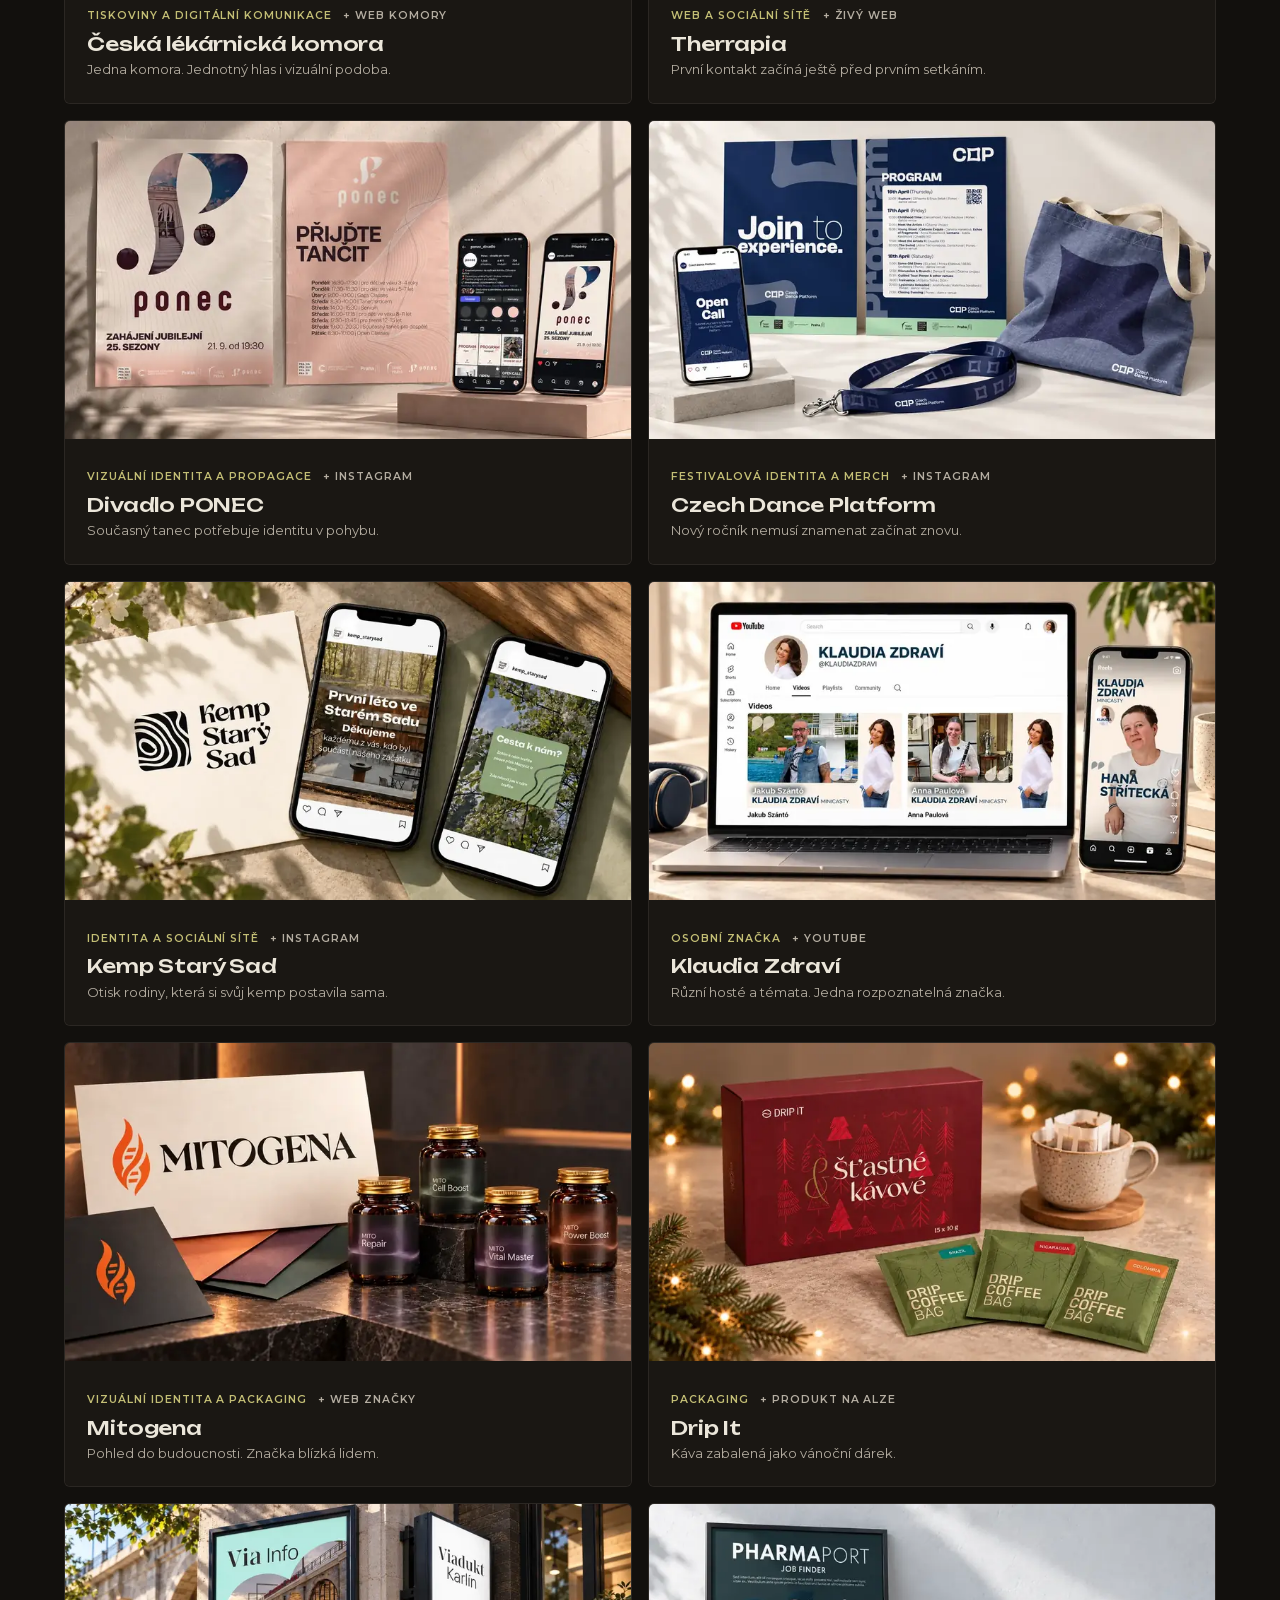
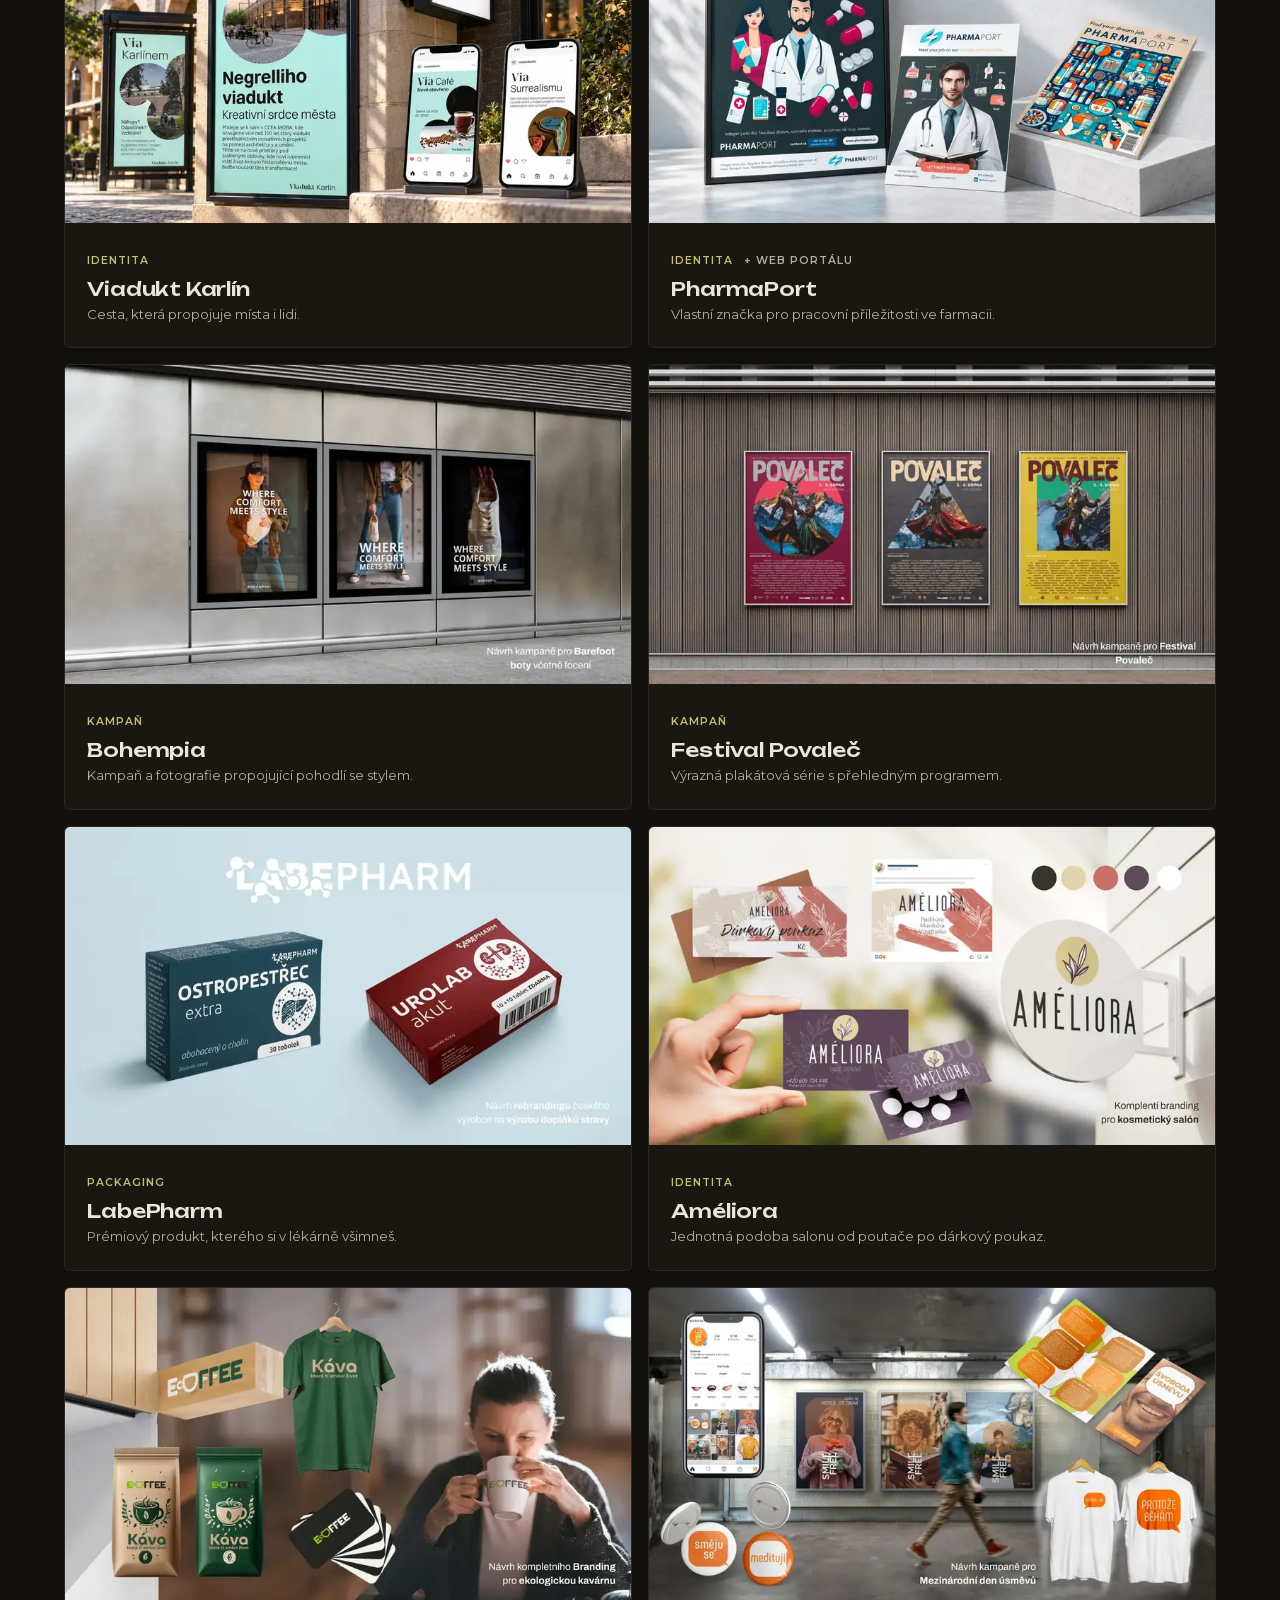
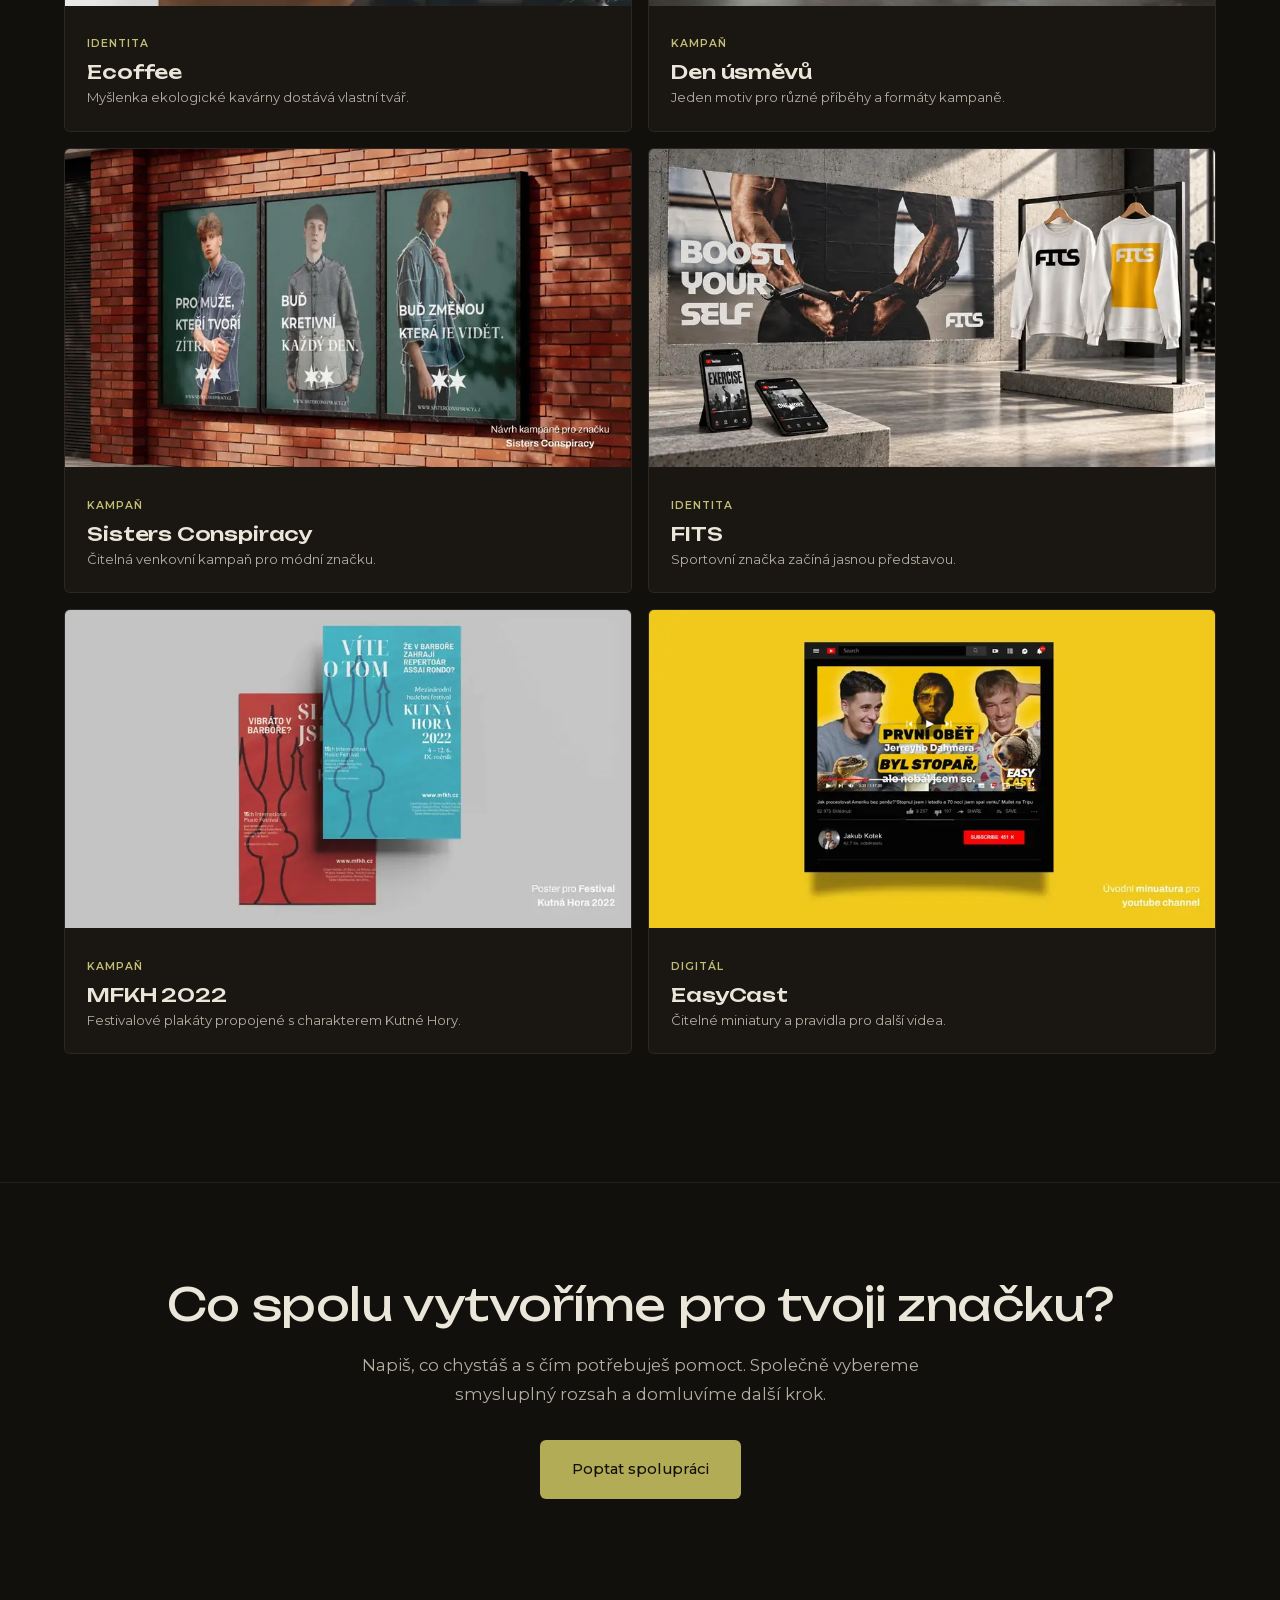
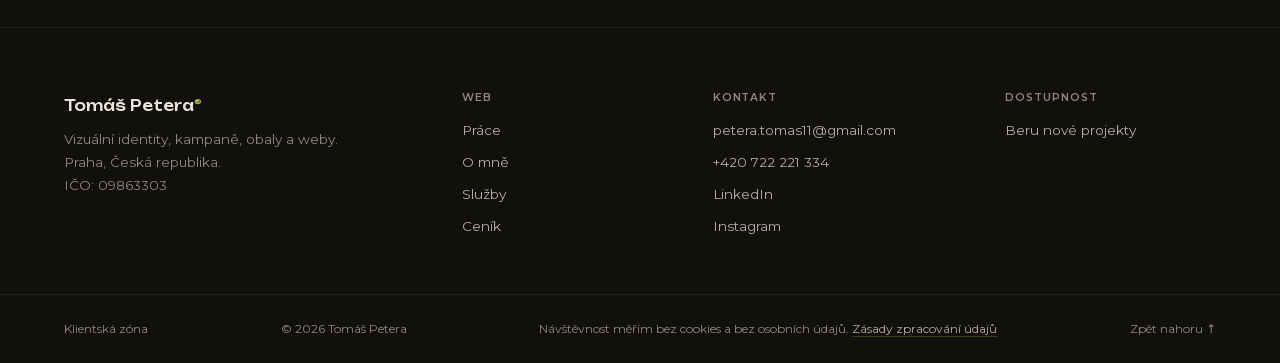
<file: prace.html>
<!DOCTYPE html>

<html lang="cs">

<head>

<meta charset="UTF-8">

<meta name="viewport" content="width=device-width, initial-scale=1.0">



<title>Portfolio Tomáše Petery | Loga, vizuální identity, kampaně</title>

<meta name="description" content="Prohlédni si projekty pro Young Lions, LekIQ, ČLnK, Therrapii, PONEC a další značky. Vizuální identity, kampaně, tiskoviny a digitál od Tomáše Petery.">

<meta name="theme-color" content="#12100D">

<link rel="canonical" href="https://tomaspetera.cz/prace.html">



<meta property="og:title" content="Portfolio Tomáše Petery, grafického designéra">

<meta property="og:description" content="Prohlédni si projekty pro Young Lions, LekIQ, ČLnK, Therrapii, PONEC a další značky. Vizuální identity, kampaně, tiskoviny a digitál od Tomáše Petery.">

<meta property="og:type" content="website">

<meta property="og:url" content="https://tomaspetera.cz/prace.html">

<meta property="og:site_name" content="Tomáš Petera">

<meta property="og:locale" content="cs_CZ">

<meta property="og:image" content="https://tomaspetera.cz/og-cover.jpg">

<meta property="og:image:alt" content="Tomáš Petera, grafický designér, Praha">

<meta property="og:image:width" content="1200">

<meta property="og:image:height" content="630">

<meta property="og:image:type" content="image/jpeg">

<meta name="twitter:card" content="summary_large_image">

<meta name="twitter:title" content="Portfolio Tomáše Petery, grafického designéra">

<meta name="twitter:description" content="Prohlédni si projekty pro Young Lions, LekIQ, ČLnK, Therrapii, PONEC a další značky. Vizuální identity, kampaně, tiskoviny a digitál od Tomáše Petery.">

<meta name="twitter:image" content="https://tomaspetera.cz/og-cover.jpg">



<link rel="preload" as="font" type="font/woff2" href="assets/fonts/unbounded.woff2" crossorigin>

<link rel="preload" as="font" type="font/woff2" href="assets/fonts/montserrat.woff2" crossorigin>

<link rel="stylesheet" href="assets/css/style.css?v=20261030">



<script type="application/ld+json">

{

  "@context": "https://schema.org",

  "@type": "CollectionPage",

  "@id": "https://tomaspetera.cz/prace.html",

  "name": "Portfolio Tomáše Petery",

  "description": "Vizuální identity, kampaně, packaging a digitál od grafického designéra Tomáše Petery.",

  "isPartOf": {

    "@type": "WebSite",

    "name": "Tomáš Petera",

    "url": "https://tomaspetera.cz/"

  },

  "mainEntity": {

    "@type": "ItemList",

    "numberOfItems": 22,

    "itemListElement": [

      {

        "@type": "ListItem",

        "position": 1,

        "item": {

          "@type": "CreativeWork",

          "name": "Young Lions 2026",

          "genre": "Kampaň a eventová grafika",

          "description": "Každý ročník nový. Značka pořád rozpoznatelná. Vizuální podoba Young Lions se každý rok výrazně měnila. Od roku 2024 společně rozvíjíme jednotný směr, který jsme v roce 2026 dotáhli do ucelené identity. Propojuje kampaně, grafiku příspěvků pro sociální sítě i materiály soutěže. Jednotlivé ročníky mají prostor pro vlastní obsah a zároveň staví na společné značce.",

          "image": "https://tomaspetera.cz/assets/img/younglions.webp",

          "creator": {

            "@type": "Person",

            "name": "Tomáš Petera"

          }

        }

      },

      {

        "@type": "ListItem",

        "position": 2,

        "item": {

          "@type": "CreativeWork",

          "name": "LekIQ",

          "genre": "Identita napříč značkou",

          "description": "Vlastní tvář mezi velkými lékárenskými řetězci. Jak dát samostatné lékárně výraz, který nezapadne mezi zavedenými řetězci? LekIQ je návrh kompletní identity pro existující lékárnu, která vlastní vizuální styl dosud neměla. Bakalářský projekt rozpracovává značku od loga přes obaly, merch a co-branding až po web a sociální sítě. Cílem je podpořit její viditelnost a rozpoznatelnost. Návrh zatím nebyl realizován.",

          "image": "https://tomaspetera.cz/assets/img/lekiq.webp",

          "creator": {

            "@type": "Person",

            "name": "Tomáš Petera"

          }

        }

      },

      {

        "@type": "ListItem",

        "position": 3,

        "item": {

          "@type": "CreativeWork",

          "name": "Česká lékárnická komora",

          "genre": "Tiskoviny a digitální komunikace",

          "description": "Jedna komora. Jednotný hlas i vizuální podoba. Od interních dokumentů po veřejnou komunikaci – nová identita České lékárnické komory musela fungovat v každodenním provozu celé organizace. S návrhem jsem uspěl v tendru a následně jej rozpracoval do interních i externích materiálů. Redesign sjednotil veřejnou prezentaci komory i dokumenty a podklady, se kterými její lidé pracují.",

          "image": "https://tomaspetera.cz/assets/img/clnk.webp",

          "creator": {

            "@type": "Person",

            "name": "Tomáš Petera"

          }

        }

      },

      {

        "@type": "ListItem",

        "position": 4,

        "item": {

          "@type": "CreativeWork",

          "name": "Therrapia",

          "genre": "Web a sociální sítě",

          "description": "První kontakt začíná ještě před prvním setkáním. Nová terapeutická praxe potřebovala představit svou nabídku a vytvořit prostor pro první oslovení. Pro Therrapii jsem vytvořil vizuální identitu a přenesl ji do webu i profilů na sociálních sítích včetně LinkedInu. Klidný vizuální styl propojuje jednotlivé kanály a dává praxi ucelenou podobu. Web i připravené profily slouží projektu dál po předání.",

          "image": "https://tomaspetera.cz/assets/img/therrapia.webp",

          "creator": {

            "@type": "Person",

            "name": "Tomáš Petera"

          }

        }

      },

      {

        "@type": "ListItem",

        "position": 5,

        "item": {

          "@type": "CreativeWork",

          "name": "Divadlo PONEC",

          "genre": "Vizuální identita a propagace",

          "description": "Současný tanec potřebuje identitu v pohybu. Nová identita dává divadlu PONEC dynamický, současný výraz a propojuje jej s rodinou Tance Praha. Na zachovaný nápis PONEC jsem navázal novým symbolem a uceleným vizuálním stylem. Výrazné linky přenášejí pohyb z jeviště do grafiky, společná typografie propojuje komunikaci s Tancem Praha a Českou taneční platformou. Identitu jsem rozpracoval do plakátů, propagace lekcí a příspěvků pro sociální sítě. Web není mou prací.",

          "image": "https://tomaspetera.cz/assets/img/ponec.webp",

          "creator": {

            "@type": "Person",

            "name": "Tomáš Petera"

          }

        }

      },

      {

        "@type": "ListItem",

        "position": 6,

        "item": {

          "@type": "CreativeWork",

          "name": "Czech Dance Platform",

          "genre": "Festivalová identita a merch",

          "description": "Nový ročník nemusí znamenat začínat znovu. Česká taneční platforma měnila svou vizuální podobu s jednotlivými ročníky. Potřebovala společný základ, na kterém může její komunikace dál stavět. Vytvořil jsem novou identitu od logotypu přes barevnost až po pravidla použití. Společné písmo ji propojuje s Tancem Praha a divadlem PONEC, vlastní vizuální styl jí umožňuje vystupovat samostatně. Identita je navržená pro letošní festival i další ročníky.",

          "image": "https://tomaspetera.cz/assets/img/cdp.webp",

          "creator": {

            "@type": "Person",

            "name": "Tomáš Petera"

          }

        }

      },

      {

        "@type": "ListItem",

        "position": 7,

        "item": {

          "@type": "CreativeWork",

          "name": "Kemp Starý Sad",

          "genre": "Vizuální identita",

          "description": "Otisk rodiny, která si svůj kemp postavila sama. Starý Sad vznikl vlastníma rukama jeho majitelů. Akátové dřevo z okolí kempu se stalo součástí jeho prostoru i inspirací pro novou identitu. Symbol propojuje kresbu dřeva s otiskem prstu: materiál, ze kterého kemp vyrostl, a osobní stopu lidí, kteří ho vybudovali. Kompletní identita dává novému kempu současnou podobu zakořeněnou v jeho příběhu. Web není mou prací.",

          "image": "https://tomaspetera.cz/assets/img/kemp-stary-sad.webp",

          "creator": {

            "@type": "Person",

            "name": "Tomáš Petera"

          }

        }

      },

      {

        "@type": "ListItem",

        "position": 8,

        "item": {

          "@type": "CreativeWork",

          "name": "Klaudia Zdraví",

          "genre": "Osobní značka",

          "description": "Různí hosté a témata. Jedna rozpoznatelná značka. Klaudia Zúsková otevírá ve svých minicastech témata zdraví, životního stylu a sportu s odborníky i vrcholovými sportovci. Její osobní značka potřebovala společnou podobu pro rozhovory na YouTube a Instagramu. Vytvořil jsem logo, kompletní identitu a grafiku komunikace včetně náhledů videí a formátů pro sociální sítě. Spolupráce začala už u pořadu Zdravě žít Lékařské fakulty Univerzity Karlovy v Hradci Králové; odkaz najdeš níže.",

          "image": "https://tomaspetera.cz/assets/img/klaudia-zdravi.webp",

          "creator": {

            "@type": "Person",

            "name": "Tomáš Petera"

          }

        }

      },

      {

        "@type": "ListItem",

        "position": 9,

        "item": {

          "@type": "CreativeWork",

          "name": "Mitogena",

          "genre": "Vizuální identita a packaging",

          "description": "Pohled do budoucnosti. Značka blízká lidem. Mitogena spojuje red light terapii, infuzní terapii a doplňky stravy v jednom prostoru. Nová značka potřebovala podobu, která představí prémiovou nabídku a zároveň bude působit přístupně. Ve spolupráci s Red Light Therapy jsem vytvořil kompletní identitu s futuristickým charakterem a výraznými poznávacími prvky. Rozpracoval jsem ji do infuzních sáčků, krabiček, etiket na flakony i grafiky pro sociální sítě. Web není mou prací.",

          "image": "https://tomaspetera.cz/assets/img/mitogena.webp",

          "creator": {

            "@type": "Person",

            "name": "Tomáš Petera"

          }

        }

      },

      {

        "@type": "ListItem",

        "position": 10,

        "item": {

          "@type": "CreativeWork",

          "name": "Drip It",

          "genre": "Packaging",

          "description": "Káva zabalená jako vánoční dárek. Vánoční edice DRIP IT potřebovala sváteční balení s jemně prémiovým výrazem. Navrhl jsem dárkovou krabičku i jednotlivé sáčky kávy. Vínovou barevnost a kreslené vánoční motivy doplňuje UV lak na přední straně krabičky. Celek propojuje vnější obal s obsahem a představuje kávu jako dárek připravený rovnou k předání.",

          "image": "https://tomaspetera.cz/assets/img/drip-it.webp",

          "creator": {

            "@type": "Person",

            "name": "Tomáš Petera"

          }

        }

      },

      {

        "@type": "ListItem",

        "position": 11,

        "item": {

          "@type": "CreativeWork",

          "name": "Viadukt Karlín",

          "genre": "Vizuální identita",

          "description": "Cesta, která propojuje místa i lidi. Jak propojit starou a novou část Karlína a dát společnou tvář prostorům pod viaduktem? S Viktorií Bobr jsme do výběrového řízení navrhli koncept VIA (latinsky „cesta“). Název se rozvíjí podle místa a jeho využití: VIA Karlínem, VIA kavárna, VIA galerie. Vytváří společný základ pro kulturní i komerční prostory. Projekt vznikl rovnocennou spoluprací a nebyl vybrán k realizaci.",

          "image": "https://tomaspetera.cz/assets/img/viadukt.webp",

          "creator": {

            "@type": "Person",

            "name": "Tomáš Petera"

          }

        }

      },

      {

        "@type": "ListItem",

        "position": 12,

        "item": {

          "@type": "CreativeWork",

          "name": "PharmaPort",

          "genre": "Kompletní branding",

          "description": "Vlastní značka pro pracovní příležitosti ve farmacii. PharmaPort vznikl jako místo, kde se potkávají zaměstnavatelé a lidé hledající práci v lékárnách i dalších farmaceutických provozech. Nový projekt potřeboval vlastní tvář, se kterou se může představit trhu. Vytvořil jsem vizuální identitu a šablony pro sociální sítě. Na spolupráci později navázal návrh reportu nabízeného za přihlášení k e-mailovému odběru. Web není mou prací.",

          "image": "https://tomaspetera.cz/assets/img/pharmaport.webp",

          "creator": {

            "@type": "Person",

            "name": "Tomáš Petera"

          }

        }

      },

      {

        "@type": "ListItem",

        "position": 13,

        "item": {

          "@type": "CreativeWork",

          "name": "Bohempia",

          "genre": "Kampaň + focení",

          "description": "Pohodlí jako hlavní sdělení kampaně pro barefoot boty Bohempia. Vizuály „Where comfort meets style“ doplňuje produktové a lifestylové focení.",

          "image": "https://tomaspetera.cz/assets/img/bohempia.webp",

          "creator": {

            "@type": "Person",

            "name": "Tomáš Petera"

          }

        }

      },

      {

        "@type": "ListItem",

        "position": 14,

        "item": {

          "@type": "CreativeWork",

          "name": "Festival Povaleč",

          "genre": "Kampaň",

          "description": "Tři barevné varianty, jeden festival. Plakátová série pro Povaleč kombinuje výrazný vizuál s přehledným uspořádáním programu.",

          "image": "https://tomaspetera.cz/assets/img/povalec.webp",

          "creator": {

            "@type": "Person",

            "name": "Tomáš Petera"

          }

        }

      },

      {

        "@type": "ListItem",

        "position": 15,

        "item": {

          "@type": "CreativeWork",

          "name": "LabePharm",

          "genre": "Rebranding + packaging",

          "description": "Prémiový produkt, kterého si v lékárně všimneš. Zadání krabičky pro UroLab Acut se stalo výchozím bodem školního návrhu rebrandingu LabePharm. Červená barevnost má produktu pomoci vystoupit z nabídky. Identita propojuje název značky s motivem molekul vody, na obalech ji rozvíjejí struktury účinných látek a ilustrace orgánů podle zaměření produktu. Zobrazený koncept nebyl realizován. Následně vzniklo skutečné balení UroLab Effect, které respektuje stávající identitu klienta a od tohoto návrhu se liší. Prohlédni si ho přes odkaz níže.",

          "image": "https://tomaspetera.cz/assets/img/labepharm.webp",

          "creator": {

            "@type": "Person",

            "name": "Tomáš Petera"

          }

        }

      },

      {

        "@type": "ListItem",

        "position": 16,

        "item": {

          "@type": "CreativeWork",

          "name": "Améliora",

          "genre": "Kompletní branding",

          "description": "Od prvního pohledu na salon po dárkový poukaz. Identita Améliory propojuje logo, barvy, vizitky, venkovní poutač a sociální sítě.",

          "image": "https://tomaspetera.cz/assets/img/ameliora.webp",

          "creator": {

            "@type": "Person",

            "name": "Tomáš Petera"

          }

        }

      },

      {

        "@type": "ListItem",

        "position": 17,

        "item": {

          "@type": "CreativeWork",

          "name": "Ecoffee",

          "genre": "Branding + packaging",

          "description": "Myšlenka ekologické kavárny dostává vlastní tvář. Ecoffee je školní koncept vizuální identity kavárny postavené na ekologickém přístupu. Návrh převádí její zaměření do ucelené podoby značky a ukazuje směr budoucí komunikace. Jde o autorský koncept bez realizace; obal kávy v mockupu je ilustrační vizualizace, nikoli můj návrh packagingu.",

          "image": "https://tomaspetera.cz/assets/img/ecoffee.webp",

          "creator": {

            "@type": "Person",

            "name": "Tomáš Petera"

          }

        }

      },

      {

        "@type": "ListItem",

        "position": 18,

        "item": {

          "@type": "CreativeWork",

          "name": "Mezinárodní den úsměvů",

          "genre": "Kampaň",

          "description": "Jednoduchý motiv, prostor pro mnoho odpovědí. Kampaň „Směju se, protože…“ využívá bublinový systém na plakátech, plackách, merchi a sociálních sítích.",

          "image": "https://tomaspetera.cz/assets/img/den-usmevu.webp",

          "creator": {

            "@type": "Person",

            "name": "Tomáš Petera"

          }

        }

      },

      {

        "@type": "ListItem",

        "position": 19,

        "item": {

          "@type": "CreativeWork",

          "name": "Sisters Conspiracy",

          "genre": "Kampaň pro značku",

          "description": "Módní značka v ulicích. Outdoorová kampaň Sisters Conspiracy spojuje výraznou typografii a krátká sdělení s prezentací produktu.",

          "image": "https://tomaspetera.cz/assets/img/sisters-conspiracy.webp",

          "creator": {

            "@type": "Person",

            "name": "Tomáš Petera"

          }

        }

      },

      {

        "@type": "ListItem",

        "position": 20,

        "item": {

          "@type": "CreativeWork",

          "name": "FITS",

          "genre": "Branding startupu",

          "description": "Sportovní značka začíná jasnou představou. FITS je autorský koncept značky oblečení pro cvičení, který propojuje výkon s estetikou. Vytvořil jsem kompletní vizuální identitu od loga po plakáty jako základ dalšího rozvoje. V rámci MBA projektu jsem rozpracoval také obchodní fungování značky a marketingovou strategii. Značka nebyla uvedena na trh; návrhy oblečení ani sociálních sítí nejsou součástí projektu.",

          "image": "https://tomaspetera.cz/assets/img/fits.webp",

          "creator": {

            "@type": "Person",

            "name": "Tomáš Petera"

          }

        }

      },

      {

        "@type": "ListItem",

        "position": 21,

        "item": {

          "@type": "CreativeWork",

          "name": "MFKH 2022",

          "genre": "Plakát",

          "description": "Hudební festival propojený s místem konání. Plakáty pro MFKH 2022 pracují s kresbou chrámu svaté Barbory ve dvou barevných verzích.",

          "image": "https://tomaspetera.cz/assets/img/kutna-hora.webp",

          "creator": {

            "@type": "Person",

            "name": "Tomáš Petera"

          }

        }

      },

      {

        "@type": "ListItem",

        "position": 22,

        "item": {

          "@type": "CreativeWork",

          "name": "EasyCast",

          "genre": "Digitál",

          "description": "Vizuální podoba YouTube kanálu EasyCast. Návrh miniatury a pravidel pro další videa s důrazem na čitelnost v malém náhledu.",

          "image": "https://tomaspetera.cz/assets/img/easycast.webp",

          "creator": {

            "@type": "Person",

            "name": "Tomáš Petera"

          }

        }

      }

    ]

  }

}

</script>

<link rel="icon" type="image/x-icon" sizes="16x16 32x32 48x48" href="/favicon.ico?v=20261030">

<link rel="icon" type="image/png" sizes="32x32" href="/favicon32.png?v=20261030">

<link rel="icon" type="image/png" sizes="96x96" href="/favicon96.png?v=20261030">

<link rel="icon" type="image/png" sizes="512x512" href="/favicon512.png?v=20261030">

<link rel="apple-touch-icon" sizes="180x180" href="/appletouchicon.png?v=20261030">



<link rel="alternate" hreflang="cs" href="https://tomaspetera.cz/prace.html">

<link rel="alternate" hreflang="en" href="https://tomaspetera.cz/work-en.html">

<link rel="alternate" hreflang="x-default" href="https://tomaspetera.cz/prace.html">

</head>



<body>



<a href="#work" class="skip">Přeskočit na projekty</a>







<header class="nav" id="nav">

  <a href="index.html" class="nav__logo">Tomáš&nbsp;Petera<i>®</i></a>

  <nav class="nav__links">

    <a href="prace.html" class="is-here">Práce</a>

    <a href="index.html#services">Služby</a>

    <a href="index.html#pricing">Ceník</a>

  </nav>

  <a href="index.html#contact" class="btn btn--sm"><span>Poptávka</span></a>

  <nav class="nav__lang" aria-label="Jazyk"><a href="/prace.html" lang="cs" hreflang="cs" aria-label="Čeština" aria-current="true">CZ</a><span aria-hidden="true">/</span><a href="/work-en.html" lang="en" hreflang="en" aria-label="English">EN</a></nav>

  <button class="burger" id="burger" aria-label="Menu"><span></span><span></span></button>

</header>



<div class="menu" id="menu">

  <a href="index.html">Domů</a>

  <a href="prace.html">Práce</a>

  <a href="index.html#about">O&nbsp;mně</a>

  <a href="index.html#services">Služby</a>

  <a href="index.html#pricing">Ceník</a>

  <a href="index.html#contact">Poptávka</a>

</div>



<button class="totop" id="toTop" aria-label="Zpět nahoru">↑</button>



<main id="top">



<section class="page-head">

  <div class="container">

    <a href="index.html" class="back"><i>&#8592;</i> Zpět na hlavní stránku</a>

    <p class="eyebrow reveal">Portfolio</p>

    <h1 class="page-head__title reveal">Začni tím, co má<br><span class="accent">k&nbsp;tobě nejblíž.</span></h1>

    <p class="lead reveal">Od kulturních akcí po zdravotnictví. Prohlédni si, jak převádím charakter značek do identity, kampaní, tiskovin a&nbsp;digitálu. U&nbsp;každého projektu najdeš konkrétní rozsah práce.</p>

  </div>

</section>



<section class="work" id="work">

  <div class="container">



    <div class="filters reveal" id="filters">

      <button class="filter is-on" data-filter="all">Vše</button>

      <button class="filter" data-filter="identita">Vizuální identita</button>

      <button class="filter" data-filter="kampan">Kampaně</button>

      <button class="filter" data-filter="packaging">Packaging</button>

      <button class="filter" data-filter="digital">Digitál</button>

    </div>

    <h2 class="vh">Projekty</h2>

    <div class="grid" id="grid">



      <figure class="item" id="younglions" data-url="https://www.instagram.com/younglionscz/" data-url-label="Instagram" data-url-type="instagram" tabindex="0" role="button" aria-label="Otevřít projekt Young Lions 2026" data-cat="identita kampan digital" data-img="assets/img/younglions.webp" data-title="Young Lions 2026" data-meta="Vizuální identita · dlouhodobá spolupráce od 2024" data-desc="Každý ročník nový. Značka pořád rozpoznatelná. Vizuální podoba Young Lions se každý rok výrazně měnila. Od roku 2024 společně rozvíjíme jednotný směr, který jsme v&nbsp;roce 2026 dotáhli do ucelené identity. Propojuje kampaně, grafiku příspěvků pro sociální sítě i&nbsp;materiály soutěže. Jednotlivé ročníky mají prostor pro vlastní obsah a&nbsp;zároveň staví na společné značce.">

    <img src="assets/img/younglions-800.webp" srcset="assets/img/younglions-480.webp 480w, assets/img/younglions-800.webp 800w, assets/img/younglions-1200.webp 1200w" sizes="(max-width: 860px) 90vw, min(46vw, 590px)" alt="Young Lions 2026 – ukázka projektu" width="1600" height="900" decoding="async"><figcaption><span class="item__cat">Kampaň a&nbsp;eventová grafika</span><span class="item__ext">+ Instagram</span><h3>Young Lions 2026</h3><p>Každý ročník nový. Značka pořád rozpoznatelná.</p></figcaption></figure>

<figure class="item" id="lekiq" tabindex="0" role="button" aria-label="Otevřít projekt LekIQ" data-cat="identita packaging" data-img="assets/img/lekiq.webp" data-title="LekIQ" data-meta="Bakalářský projekt · nerealizovaný návrh" data-desc="Vlastní tvář mezi velkými lékárenskými řetězci. Jak dát samostatné lékárně výraz, který nezapadne mezi zavedenými řetězci? LekIQ je návrh kompletní identity pro existující lékárnu, která vlastní vizuální styl dosud neměla. Bakalářský projekt rozpracovává značku od loga přes obaly, merch a&nbsp;co-branding až po web a&nbsp;sociální sítě. Cílem je podpořit její viditelnost a&nbsp;rozpoznatelnost. Návrh zatím nebyl realizován.">

    <img src="assets/img/lekiq-800.webp" srcset="assets/img/lekiq-480.webp 480w, assets/img/lekiq-800.webp 800w, assets/img/lekiq-1200.webp 1200w" sizes="(max-width: 860px) 90vw, min(46vw, 590px)" alt="LekIQ – ukázka projektu" width="1600" height="900" loading="eager" fetchpriority="high" decoding="async"><figcaption><span class="item__cat">Identita napříč značkou</span><h3>LekIQ</h3><p>Vlastní tvář mezi velkými lékárenskými řetězci.</p></figcaption></figure>

<figure class="item" id="clnk" data-url="https://lekarnici.cz/" data-url-label="Web komory" data-url-type="web" tabindex="0" role="button" aria-label="Otevřít projekt Česká lékárnická komora" data-cat="identita digital" data-img="assets/img/clnk.webp" data-title="Česká lékárnická komora" data-meta="Vítězný návrh v&nbsp;tendru · realizovaný redesign" data-desc="Jedna komora. Jednotný hlas i&nbsp;vizuální podoba. Od interních dokumentů po veřejnou komunikaci – nová identita České lékárnické komory musela fungovat v&nbsp;každodenním provozu celé organizace. S&nbsp;návrhem jsem uspěl v&nbsp;tendru a&nbsp;následně jej rozpracoval do interních i&nbsp;externích materiálů. Redesign sjednotil veřejnou prezentaci komory i&nbsp;dokumenty a&nbsp;podklady, se kterými její lidé pracují.">

    <img src="assets/img/clnk-800.webp" srcset="assets/img/clnk-480.webp 480w, assets/img/clnk-800.webp 800w, assets/img/clnk-1200.webp 1200w" sizes="(max-width: 860px) 90vw, min(46vw, 590px)" alt="Česká lékárnická komora – ukázka projektu" width="1600" height="900" loading="lazy" decoding="async"><figcaption><span class="item__cat">Tiskoviny a&nbsp;digitální komunikace</span><span class="item__ext">+ web komory</span><h3>Česká lékárnická komora</h3><p>Jedna komora. Jednotný hlas i&nbsp;vizuální podoba.</p></figcaption></figure>

<figure class="item" id="therrapia" data-url="https://therrapia.cz/" data-url-label="Živý web" data-url-type="web" tabindex="0" role="button" aria-label="Otevřít projekt Therrapia" data-cat="digital identita" data-img="assets/img/therrapia.webp" data-title="Therrapia" data-meta="Vizuální identita · web · sociální sítě" data-desc="První kontakt začíná ještě před prvním setkáním. Nová terapeutická praxe potřebovala představit svou nabídku a&nbsp;vytvořit prostor pro první oslovení. Pro Therrapii jsem vytvořil vizuální identitu a&nbsp;přenesl ji do webu i&nbsp;profilů na sociálních sítích včetně LinkedInu. Klidný vizuální styl propojuje jednotlivé kanály a&nbsp;dává praxi ucelenou podobu. Web i&nbsp;připravené profily slouží projektu dál po předání.">

    <img src="assets/img/therrapia-800.webp" srcset="assets/img/therrapia-480.webp 480w, assets/img/therrapia-800.webp 800w, assets/img/therrapia-1200.webp 1200w" sizes="(max-width: 860px) 90vw, min(46vw, 590px)" alt="Therrapia – ukázka projektu" width="1600" height="900" loading="lazy" decoding="async"><figcaption><span class="item__cat">Web a&nbsp;sociální sítě</span><span class="item__ext">+ živý web</span><h3>Therrapia</h3><p>První kontakt začíná ještě před prvním setkáním.</p></figcaption></figure>

<figure class="item" id="ponec" data-url="https://www.instagram.com/ponec_divadlo/" data-url-label="Instagram" data-url-type="instagram" tabindex="0" role="button" aria-label="Otevřít projekt Divadlo PONEC" data-cat="identita kampan digital" data-img="assets/img/ponec.webp" data-title="Divadlo PONEC" data-meta="Nová identita se zachovaným nápisem PONEC" data-desc="Současný tanec potřebuje identitu v&nbsp;pohybu. Nová identita dává divadlu PONEC dynamický, současný výraz a&nbsp;propojuje jej s&nbsp;rodinou Tance Praha. Na zachovaný nápis PONEC jsem navázal novým symbolem a&nbsp;uceleným vizuálním stylem. Výrazné linky přenášejí pohyb z&nbsp;jeviště do grafiky, společná typografie propojuje komunikaci s&nbsp;Tancem Praha a&nbsp;Českou taneční platformou. Identitu jsem rozpracoval do plakátů, propagace lekcí a&nbsp;příspěvků pro sociální sítě. Web není mou prací.">

    <img src="assets/img/ponec-800.webp" srcset="assets/img/ponec-480.webp 480w, assets/img/ponec-800.webp 800w, assets/img/ponec-1200.webp 1200w" sizes="(max-width: 860px) 90vw, min(46vw, 590px)" alt="Divadlo PONEC – ukázka projektu" width="1600" height="900" loading="lazy" decoding="async"><figcaption><span class="item__cat">Vizuální identita a&nbsp;propagace</span><span class="item__ext">+ Instagram</span><h3>Divadlo PONEC</h3><p>Současný tanec potřebuje identitu v&nbsp;pohybu.</p></figcaption></figure>

<figure class="item" id="cdp" data-url="https://www.instagram.com/czechdanceplatform/" data-url-label="Instagram" data-url-type="instagram" tabindex="0" role="button" aria-label="Otevřít projekt Czech Dance Platform" data-cat="identita kampan digital" data-img="assets/img/cdp.webp" data-title="Czech Dance Platform" data-meta="Nová festivalová identita pro další ročníky" data-desc="Nový ročník nemusí znamenat začínat znovu. Česká taneční platforma měnila svou vizuální podobu s&nbsp;jednotlivými ročníky. Potřebovala společný základ, na kterém může její komunikace dál stavět. Vytvořil jsem novou identitu od logotypu přes barevnost až po pravidla použití. Společné písmo ji propojuje s&nbsp;Tancem Praha a&nbsp;divadlem PONEC, vlastní vizuální styl jí umožňuje vystupovat samostatně. Identita je navržená pro letošní festival i&nbsp;další ročníky.">

    <img src="assets/img/cdp-800.webp" srcset="assets/img/cdp-480.webp 480w, assets/img/cdp-800.webp 800w, assets/img/cdp-1200.webp 1200w" sizes="(max-width: 860px) 90vw, min(46vw, 590px)" alt="Czech Dance Platform – ukázka projektu" width="1600" height="900" loading="lazy" decoding="async"><figcaption><span class="item__cat">Festivalová identita a&nbsp;merch</span><span class="item__ext">+ Instagram</span><h3>Czech Dance Platform</h3><p>Nový ročník nemusí znamenat začínat znovu.</p></figcaption></figure>



      <figure data-url="https://www.instagram.com/kemp_starysad/" data-url-label="Instagram" data-url-type="instagram" class="item" id="kemp-stary-sad" data-cat="identita digital"

        data-img="assets/img/kemp-stary-sad.webp"

        data-title="Kemp Starý Sad"

        data-meta="Kompletní vizuální identita"

        data-desc="Otisk rodiny, která si svůj kemp postavila sama. Starý Sad vznikl vlastníma rukama jeho majitelů. Akátové dřevo z&nbsp;okolí kempu se stalo součástí jeho prostoru i&nbsp;inspirací pro novou identitu. Symbol propojuje kresbu dřeva s&nbsp;otiskem prstu: materiál, ze kterého kemp vyrostl, a&nbsp;osobní stopu lidí, kteří ho vybudovali. Kompletní identita dává novému kempu současnou podobu zakořeněnou v&nbsp;jeho příběhu. Web není mou prací.">

        <img src="assets/img/kemp-stary-sad-800.webp" alt="Kemp Starý Sad – logo a sociální sítě" loading="lazy" decoding="async" width="1600" height="900" srcset="assets/img/kemp-stary-sad-480.webp 480w, assets/img/kemp-stary-sad-800.webp 800w, assets/img/kemp-stary-sad-1200.webp 1200w" sizes="(max-width: 860px) 90vw, min(46vw, 590px)">

        <figcaption><span class="item__cat">Identita a&nbsp;sociální sítě</span><span class="item__ext">+ Instagram</span><h3>Kemp Starý Sad</h3><p>Otisk rodiny, která si svůj kemp postavila sama.</p></figcaption>

      </figure>



      <figure data-url-secondary="https://www.lfhk.cuni.cz/LFHK-615.html" data-url-secondary-label="Pořad Zdravě žít" data-url="https://www.youtube.com/@Klaudiazdravi" data-url-label="YouTube" data-url-type="web" class="item" id="klaudia-zdravi" data-cat="identita digital"

        data-img="assets/img/klaudia-zdravi.webp"

        data-title="Klaudia Zdraví"

        data-meta="Logo · identita · grafická komunikace"

        data-desc="Různí hosté a&nbsp;témata. Jedna rozpoznatelná značka. Klaudia Zúsková otevírá ve svých minicastech témata zdraví, životního stylu a&nbsp;sportu s&nbsp;odborníky i&nbsp;vrcholovými sportovci. Její osobní značka potřebovala společnou podobu pro rozhovory na YouTube a&nbsp;Instagramu. Vytvořil jsem logo, kompletní identitu a&nbsp;grafiku komunikace včetně náhledů videí a&nbsp;formátů pro sociální sítě. Spolupráce začala už u&nbsp;pořadu Zdravě žít Lékařské fakulty Univerzity Karlovy v&nbsp;Hradci Králové; odkaz najdeš níže.">

        <img src="assets/img/klaudia-zdravi-800.webp" alt="Klaudia Zdraví – osobní značka pro videocasty" loading="lazy" decoding="async" width="1600" height="900" srcset="assets/img/klaudia-zdravi-480.webp 480w, assets/img/klaudia-zdravi-800.webp 800w, assets/img/klaudia-zdravi-1200.webp 1200w" sizes="(max-width: 860px) 90vw, min(46vw, 590px)">

        <figcaption><span class="item__cat">Osobní značka</span><span class="item__ext">+ YouTube</span><h3>Klaudia Zdraví</h3><p>Různí hosté a&nbsp;témata. Jedna rozpoznatelná značka.</p></figcaption>

      </figure>



      <figure data-url="https://www.mitogena.cz/" data-url-label="Web značky" data-url-type="web" class="item" id="mitogena" data-cat="identita packaging"

        data-img="assets/img/mitogena.webp"

        data-title="Mitogena"

        data-meta="Kompletní identita · produktové obaly"

        data-desc="Pohled do budoucnosti. Značka blízká lidem. Mitogena spojuje red light terapii, infuzní terapii a&nbsp;doplňky stravy v&nbsp;jednom prostoru. Nová značka potřebovala podobu, která představí prémiovou nabídku a&nbsp;zároveň bude působit přístupně. Ve spolupráci s&nbsp;Red Light Therapy jsem vytvořil kompletní identitu s&nbsp;futuristickým charakterem a&nbsp;výraznými poznávacími prvky. Rozpracoval jsem ji do infuzních sáčků, krabiček, etiket na flakony i&nbsp;grafiky pro sociální sítě. Web není mou prací.">

        <img src="assets/img/mitogena-800.webp" alt="Mitogena – vizuální identita a packaging" loading="lazy" decoding="async" width="1600" height="900" srcset="assets/img/mitogena-480.webp 480w, assets/img/mitogena-800.webp 800w, assets/img/mitogena-1200.webp 1200w" sizes="(max-width: 860px) 90vw, min(46vw, 590px)">

        <figcaption><span class="item__cat">Vizuální identita a&nbsp;packaging</span><span class="item__ext">+ Web značky</span><h3>Mitogena</h3><p>Pohled do budoucnosti. Značka blízká lidem.</p></figcaption>

      </figure>



      <figure data-url="https://www.alza.cz/drip-it-vanocni-edice-kavy-ve-filtru-15-10-g-brazil-d13153099.htm" data-url-label="Produkt na Alze" data-url-type="web" class="item" id="drip-it" data-cat="packaging"

        data-img="assets/img/drip-it.webp"

        data-title="Drip It"

        data-meta="Realizovaný packaging vánoční edice"

        data-desc="Káva zabalená jako vánoční dárek. Vánoční edice DRIP IT potřebovala sváteční balení s&nbsp;jemně prémiovým výrazem. Navrhl jsem dárkovou krabičku i&nbsp;jednotlivé sáčky kávy. Vínovou barevnost a&nbsp;kreslené vánoční motivy doplňuje UV lak na přední straně krabičky. Celek propojuje vnější obal s&nbsp;obsahem a&nbsp;představuje kávu jako dárek připravený rovnou k&nbsp;předání.">

        <img src="assets/img/drip-it-800.webp" alt="Drip It – packaging vánočního balení kávy" loading="lazy" decoding="async" width="1600" height="900" srcset="assets/img/drip-it-480.webp 480w, assets/img/drip-it-800.webp 800w, assets/img/drip-it-1200.webp 1200w" sizes="(max-width: 860px) 90vw, min(46vw, 590px)">

        <figcaption><span class="item__cat">Packaging</span><span class="item__ext">+ Produkt na Alze</span><h3>Drip It</h3><p>Káva zabalená jako vánoční dárek.</p></figcaption>

      </figure>



      <figure class="item" data-cat="identita"

        data-img="assets/img/viadukt.webp"

        data-title="Viadukt Karlín"

        data-meta="Soutěžní návrh · spoluautorka Viktoria Bobr"

        data-desc="Cesta, která propojuje místa i&nbsp;lidi. Jak propojit starou a&nbsp;novou část Karlína a&nbsp;dát společnou tvář prostorům pod viaduktem? S&nbsp;Viktorií Bobr jsme do výběrového řízení navrhli koncept VIA (latinsky „cesta“). Název se rozvíjí podle místa a&nbsp;jeho využití: VIA Karlínem, VIA kavárna, VIA galerie. Vytváří společný základ pro kulturní i&nbsp;komerční prostory. Projekt vznikl rovnocennou spoluprací a&nbsp;nebyl vybrán k&nbsp;realizaci.">

        <img src="assets/img/viadukt-800.webp" alt="Viadukt Karlín – vizuální identita" loading="lazy" decoding="async" width="1600" height="900" srcset="assets/img/viadukt-480.webp 480w, assets/img/viadukt-800.webp 800w, assets/img/viadukt-1200.webp 1200w" sizes="(max-width: 860px) 90vw, min(46vw, 590px)">

        <figcaption><span class="item__cat">Identita</span><h3>Viadukt Karlín</h3><p>Cesta, která propojuje místa i&nbsp;lidi.</p></figcaption>

      </figure>



      <figure data-url="https://www.pharmaport.cz/" data-url-label="Web portálu" data-url-type="web" class="item" data-cat="identita"

        data-img="assets/img/pharmaport.webp"

        data-title="PharmaPort"

        data-meta="Identita · šablony pro sociální sítě · report"

        data-desc="Vlastní značka pro pracovní příležitosti ve farmacii. PharmaPort vznikl jako místo, kde se potkávají zaměstnavatelé a&nbsp;lidé hledající práci v&nbsp;lékárnách i&nbsp;dalších farmaceutických provozech. Nový projekt potřeboval vlastní tvář, se kterou se může představit trhu. Vytvořil jsem vizuální identitu a&nbsp;šablony pro sociální sítě. Na spolupráci později navázal návrh reportu nabízeného za přihlášení k&nbsp;e-mailovému odběru. Web není mou prací.">

        <img src="assets/img/pharmaport-800.webp" alt="PharmaPort – branding" loading="lazy" decoding="async" width="1600" height="900" srcset="assets/img/pharmaport-480.webp 480w, assets/img/pharmaport-800.webp 800w, assets/img/pharmaport-1200.webp 1200w" sizes="(max-width: 860px) 90vw, min(46vw, 590px)">

        <figcaption><span class="item__cat">Identita</span><span class="item__ext">+ Web portálu</span><h3>PharmaPort</h3><p>Vlastní značka pro pracovní příležitosti ve farmacii.</p></figcaption>

      </figure>



      <figure class="item" data-cat="kampan"

        data-img="assets/img/bohempia.webp"

        data-title="Bohempia"

        data-meta="Kampaň + focení"

        data-desc="Pro barefoot boty Bohempia jsem připravil kampaň se sdělením „Where comfort meets style“ včetně produktového a&nbsp;lifestylového focení. Vizuály propojují pohodlí s&nbsp;prezentací produktu a&nbsp;poskytují značce materiály pro její propagaci.">

        <img src="assets/img/bohempia-800.webp" alt="Bohempia – kampaň" loading="lazy" decoding="async" width="1600" height="900" srcset="assets/img/bohempia-480.webp 480w, assets/img/bohempia-800.webp 800w, assets/img/bohempia-1200.webp 1200w" sizes="(max-width: 860px) 90vw, min(46vw, 590px)">

        <figcaption><span class="item__cat">Kampaň</span><h3>Bohempia</h3><p>Kampaň a&nbsp;fotografie propojující pohodlí se stylem.</p></figcaption>

      </figure>



      <figure class="item" data-cat="kampan"

        data-img="assets/img/povalec.webp"

        data-title="Festival Povaleč"

        data-meta="Kampaň"

        data-desc="Pro festival Povaleč jsem navrhl plakátovou sérii ve třech barevných variantách. Výrazný motiv přitahuje pozornost a&nbsp;přehledné uspořádání nechává vyniknout programu. Varianty drží společnou podobu festivalu.">

        <img src="assets/img/povalec-800.webp" alt="Festival Povaleč – kampaň" loading="lazy" decoding="async" width="1600" height="900" srcset="assets/img/povalec-480.webp 480w, assets/img/povalec-800.webp 800w, assets/img/povalec-1200.webp 1200w" sizes="(max-width: 860px) 90vw, min(46vw, 590px)">

        <figcaption><span class="item__cat">Kampaň</span><h3>Festival Povaleč</h3><p>Výrazná plakátová série s&nbsp;přehledným programem.</p></figcaption>

      </figure>



      <figure data-url="https://doplnky-stravy.heureka.cz/labepharm-urolab-effect-90-tablet_2/" data-url-label="Realizované balení UroLab Effect" data-url-type="web" class="item" data-cat="identita packaging"

        data-img="assets/img/labepharm.webp"

        data-title="LabePharm"

        data-meta="Školní koncept · samostatná realizace v&nbsp;odkazu"

        data-desc="Prémiový produkt, kterého si v&nbsp;lékárně všimneš. Zadání krabičky pro UroLab Acut se stalo výchozím bodem školního návrhu rebrandingu LabePharm. Červená barevnost má produktu pomoci vystoupit z&nbsp;nabídky. Identita propojuje název značky s&nbsp;motivem molekul vody, na obalech ji rozvíjejí struktury účinných látek a&nbsp;ilustrace orgánů podle zaměření produktu. Zobrazený koncept nebyl realizován. Následně vzniklo skutečné balení UroLab Effect, které respektuje stávající identitu klienta a&nbsp;od tohoto návrhu se liší. Prohlédni si ho přes odkaz níže.">

        <img src="assets/img/labepharm-800.webp" alt="LabePharm – packaging" loading="lazy" decoding="async" width="1600" height="900" srcset="assets/img/labepharm-480.webp 480w, assets/img/labepharm-800.webp 800w, assets/img/labepharm-1200.webp 1200w" sizes="(max-width: 860px) 90vw, min(46vw, 590px)">

        <figcaption><span class="item__cat">Packaging</span><h3>LabePharm</h3><p>Prémiový produkt, kterého si v&nbsp;lékárně všimneš.</p></figcaption>

      </figure>



      <figure class="item" data-cat="identita"

        data-img="assets/img/ameliora.webp"

        data-title="Améliora"

        data-meta="Kompletní branding"

        data-desc="Pro kosmetický salon Améliora jsem navrhl identitu pro každodenní kontakt se zákazníky. Logo, barvy, vizitky, venkovní poutač, poukazy a&nbsp;sociální sítě drží společnou podobu od prvního pohledu na salon po další návštěvu.">

        <img src="assets/img/ameliora-800.webp" alt="Améliora – branding" loading="lazy" decoding="async" width="1600" height="900" srcset="assets/img/ameliora-480.webp 480w, assets/img/ameliora-800.webp 800w, assets/img/ameliora-1200.webp 1200w" sizes="(max-width: 860px) 90vw, min(46vw, 590px)">

        <figcaption><span class="item__cat">Identita</span><h3>Améliora</h3><p>Jednotná podoba salonu od poutače po dárkový poukaz.</p></figcaption>

      </figure>



      <figure class="item" data-cat="identita"

        data-img="assets/img/ecoffee.webp"

        data-title="Ecoffee"

        data-meta="Školní koncept vizuální identity"

        data-desc="Myšlenka ekologické kavárny dostává vlastní tvář. Ecoffee je školní koncept vizuální identity kavárny postavené na ekologickém přístupu. Návrh převádí její zaměření do ucelené podoby značky a&nbsp;ukazuje směr budoucí komunikace. Jde o&nbsp;autorský koncept bez realizace; obal kávy v&nbsp;mockupu je ilustrační vizualizace, nikoli můj návrh packagingu.">

        <img src="assets/img/ecoffee-800.webp" alt="Ecoffee – branding" loading="lazy" decoding="async" width="1600" height="900" srcset="assets/img/ecoffee-480.webp 480w, assets/img/ecoffee-800.webp 800w, assets/img/ecoffee-1200.webp 1200w" sizes="(max-width: 860px) 90vw, min(46vw, 590px)">

        <figcaption><span class="item__cat">Identita</span><h3>Ecoffee</h3><p>Myšlenka ekologické kavárny dostává vlastní tvář.</p></figcaption>

      </figure>



      <figure class="item" data-cat="kampan"

        data-img="assets/img/den-usmevu.webp"

        data-title="Mezinárodní den úsměvů"

        data-meta="Kampaň"

        data-desc="Pro kampaň „Směju se, protože…“ jsem navrhl systém bublin, který funguje na plakátech, plackách, merchi i&nbsp;sociálních sítích. Společný motiv nabízí prostor pro různá sdělení a&nbsp;přitom zachovává rozpoznatelnou podobu kampaně.">

        <img src="assets/img/den-usmevu-800.webp" alt="Mezinárodní den úsměvů – kampaň" loading="lazy" decoding="async" width="1600" height="900" srcset="assets/img/den-usmevu-480.webp 480w, assets/img/den-usmevu-800.webp 800w, assets/img/den-usmevu-1200.webp 1200w" sizes="(max-width: 860px) 90vw, min(46vw, 590px)">

        <figcaption><span class="item__cat">Kampaň</span><h3>Den úsměvů</h3><p>Jeden motiv pro různé příběhy a&nbsp;formáty kampaně.</p></figcaption>

      </figure>



      <figure class="item" data-cat="kampan"

        data-img="assets/img/sisters-conspiracy.webp"

        data-title="Sisters Conspiracy"

        data-meta="Kampaň pro značku"

        data-desc="Pro módní značku Sisters Conspiracy jsem připravil venkovní kampaň s&nbsp;výraznou typografií, krátkými sděleními a&nbsp;prezentací produktu. Návrhy pracují s&nbsp;rychlou čitelností a&nbsp;rozpoznatelností značky v&nbsp;ulicích.">

        <img src="assets/img/sisters-conspiracy-800.webp" alt="Sisters Conspiracy – kampaň" loading="lazy" decoding="async" width="1600" height="900" srcset="assets/img/sisters-conspiracy-480.webp 480w, assets/img/sisters-conspiracy-800.webp 800w, assets/img/sisters-conspiracy-1200.webp 1200w" sizes="(max-width: 860px) 90vw, min(46vw, 590px)">

        <figcaption><span class="item__cat">Kampaň</span><h3>Sisters Conspiracy</h3><p>Čitelná venkovní kampaň pro módní značku.</p></figcaption>

      </figure>



      <figure class="item" data-cat="identita"

        data-img="assets/img/fits.webp"

        data-title="FITS"

        data-meta="Autorský školní a&nbsp;MBA projekt · nerealizováno"

        data-desc="Sportovní značka začíná jasnou představou. FITS je autorský koncept značky oblečení pro cvičení, který propojuje výkon s&nbsp;estetikou. Vytvořil jsem kompletní vizuální identitu od loga po plakáty jako základ dalšího rozvoje. V&nbsp;rámci MBA projektu jsem rozpracoval také obchodní fungování značky a&nbsp;marketingovou strategii. Značka nebyla uvedena na trh; návrhy oblečení ani sociálních sítí nejsou součástí projektu.">

        <img src="assets/img/fits-800.webp" alt="FITS – branding" loading="lazy" decoding="async" width="1600" height="900" srcset="assets/img/fits-480.webp 480w, assets/img/fits-800.webp 800w, assets/img/fits-1200.webp 1200w" sizes="(max-width: 860px) 90vw, min(46vw, 590px)">

        <figcaption><span class="item__cat">Identita</span><h3>FITS</h3><p>Sportovní značka začíná jasnou představou.</p></figcaption>

      </figure>



      <figure class="item" data-cat="kampan"

        data-img="assets/img/kutna-hora.webp"

        data-title="MFKH 2022"

        data-meta="Plakát"

        data-desc="Pro MFKH 2022 jsem navrhl plakáty ve dvou barevných verzích s&nbsp;kresbou chrámu svaté Barbory. Motiv propojuje hudební festival s&nbsp;Kutnou Horou a&nbsp;dává jeho propagaci konkrétní, místně ukotvenou podobu.">

        <img src="assets/img/kutna-hora-800.webp" alt="Festival Kutná Hora 2022 – plakát" loading="lazy" decoding="async" width="1600" height="900" srcset="assets/img/kutna-hora-480.webp 480w, assets/img/kutna-hora-800.webp 800w, assets/img/kutna-hora-1200.webp 1200w" sizes="(max-width: 860px) 90vw, min(46vw, 590px)">

        <figcaption><span class="item__cat">Kampaň</span><h3>MFKH 2022</h3><p>Festivalové plakáty propojené s&nbsp;charakterem Kutné Hory.</p></figcaption>

      </figure>



      <figure class="item" data-cat="digital"

        data-img="assets/img/easycast.webp"

        data-title="EasyCast"

        data-meta="Digitál"

        data-desc="Pro YouTube kanál EasyCast jsem navrhl miniaturu a&nbsp;pravidla pro další videa. Typografie a&nbsp;uspořádání počítají s&nbsp;malým náhledem, aby téma videa zůstalo čitelné a&nbsp;další díly působily jako jedna série.">

        <img src="assets/img/easycast-800.webp" alt="EasyCast – YouTube miniatura" loading="lazy" decoding="async" width="1600" height="900" srcset="assets/img/easycast-480.webp 480w, assets/img/easycast-800.webp 800w, assets/img/easycast-1200.webp 1200w" sizes="(max-width: 860px) 90vw, min(46vw, 590px)">

        <figcaption><span class="item__cat">Digitál</span><h3>EasyCast</h3><p>Čitelné miniatury a&nbsp;pravidla pro další videa.</p></figcaption>

      </figure>



    </div>

  </div>

</section>



<section class="contact-cta">

  <div class="container contact-cta__inner">

    <h2 class="h2 reveal">Co spolu vytvoříme pro tvoji značku?</h2>

    <p class="lead reveal">Napiš, co chystáš a&nbsp;s&nbsp;čím potřebuješ pomoct. Společně vybereme smysluplný rozsah a&nbsp;domluvíme další krok.</p>

    <a href="index.html#contact" class="btn btn--primary btn--lg reveal"><span>Poptat spolupráci</span></a>

  </div>

</section>



</main>



<footer class="footer">

  <div class="container footer__inner">

    <div>

      <b>Tomáš Petera<i>&#174;</i></b>

      <p>Vizuální identity, kampaně, obaly a&nbsp;weby.<br>Praha, Česká republika.<br>IČO: 09863303</p>

    </div>

    <div class="footer__col">

      <h4 aria-level="2">Web</h4>

      <a href="prace.html">Práce</a><a href="index.html#about">O&nbsp;mně</a><a href="index.html#services">Služby</a><a href="index.html#pricing">Ceník</a>

    </div>

    <div class="footer__col">

      <h4 aria-level="2">Kontakt</h4>

      <a href="mailto:petera.tomas11@gmail.com">petera.tomas11@gmail.com</a>

      <a href="tel:+420722221334">+420 722 221 334</a>

      <a href="https://www.linkedin.com/in/tomaspetera" target="_blank" rel="noopener">LinkedIn</a>

      <a href="https://www.instagram.com/tomaspetera.design/" target="_blank" rel="noopener">Instagram</a>

    </div>

    <div class="footer__col">

      <h4 aria-level="2">Dostupnost</h4>

      <p class="footer__status">Beru nové projekty</p>

      <a class="footer__termin" data-termin href="https://calendar.google.com/calendar/appointments/schedules/AcZssZ2lQOGA2t-JJVEKWHF6NmJk4d18JD1EE6JEv0ar5DN4d3z3gwg9J94sS6iQbrUNA9orx3Tcb2SC?gv=true" target="_blank" rel="noopener" hidden></a>

    </div>

  </div>

  <div class="footer__bar container">
    <a href="https://klienti.tomaspetera.cz/">Klientská zóna</a>

    <span>&#169; <span id="year">2026</span> Tomáš Petera</span>

    <span>Návštěvnost měřím bez cookies a&nbsp;bez osobních údajů. <a href="soukromi.html">Zásady zpracování údajů</a></span>

    <a href="#top">Zpět nahoru &#8593;</a>

  </div>

</footer>



<div class="lb" id="lb" aria-hidden="true">

  <button class="lb__close" id="lbClose" aria-label="Zavřít">&#10005;</button>

  <button class="lb__nav lb__nav--prev" id="lbPrev" aria-label="Předchozí">&#8592;</button>

  <button class="lb__nav lb__nav--next" id="lbNext" aria-label="Další">&#8594;</button>

  <figure class="lb__box">

    <img id="lbImg" alt="">

    <figcaption>

      <div><span class="lb__meta" id="lbMeta"></span><h3 id="lbTitle"></h3></div>

      <div>

        <p id="lbDesc"></p>

        <a class="lb__link" id="lbSecondary" target="_blank" rel="noopener" hidden></a>

        <a class="lb__link" id="lbLink" target="_blank" rel="noopener" hidden><span id="lbLinkTxt"></span> <i>↗</i></a>

      </div>

    </figcaption>

    <span class="lb__count" id="lbCount"></span>

  </figure>

</div>



<script src="assets/js/main.js?v=20261029-klid"></script>

<script src="assets/js/stats.js?v=20261030"></script>

</body>

</html>
</file>
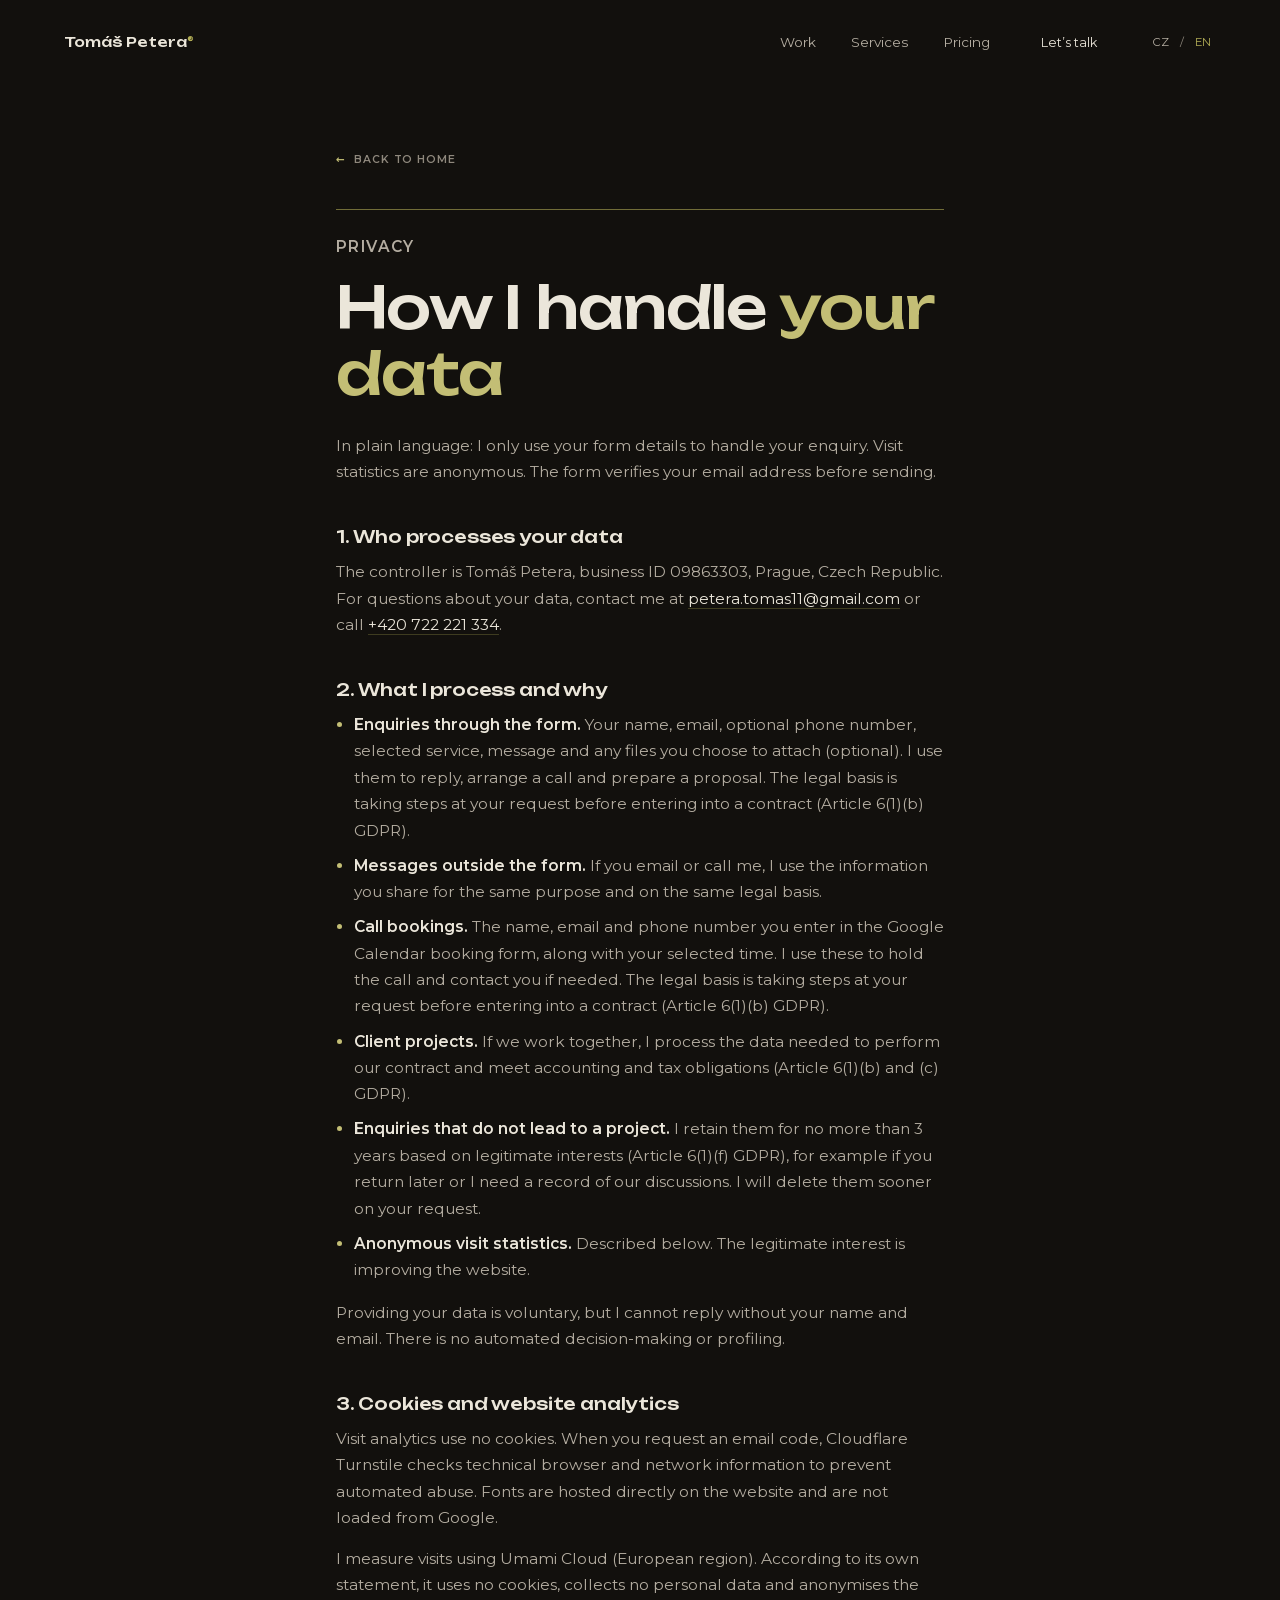
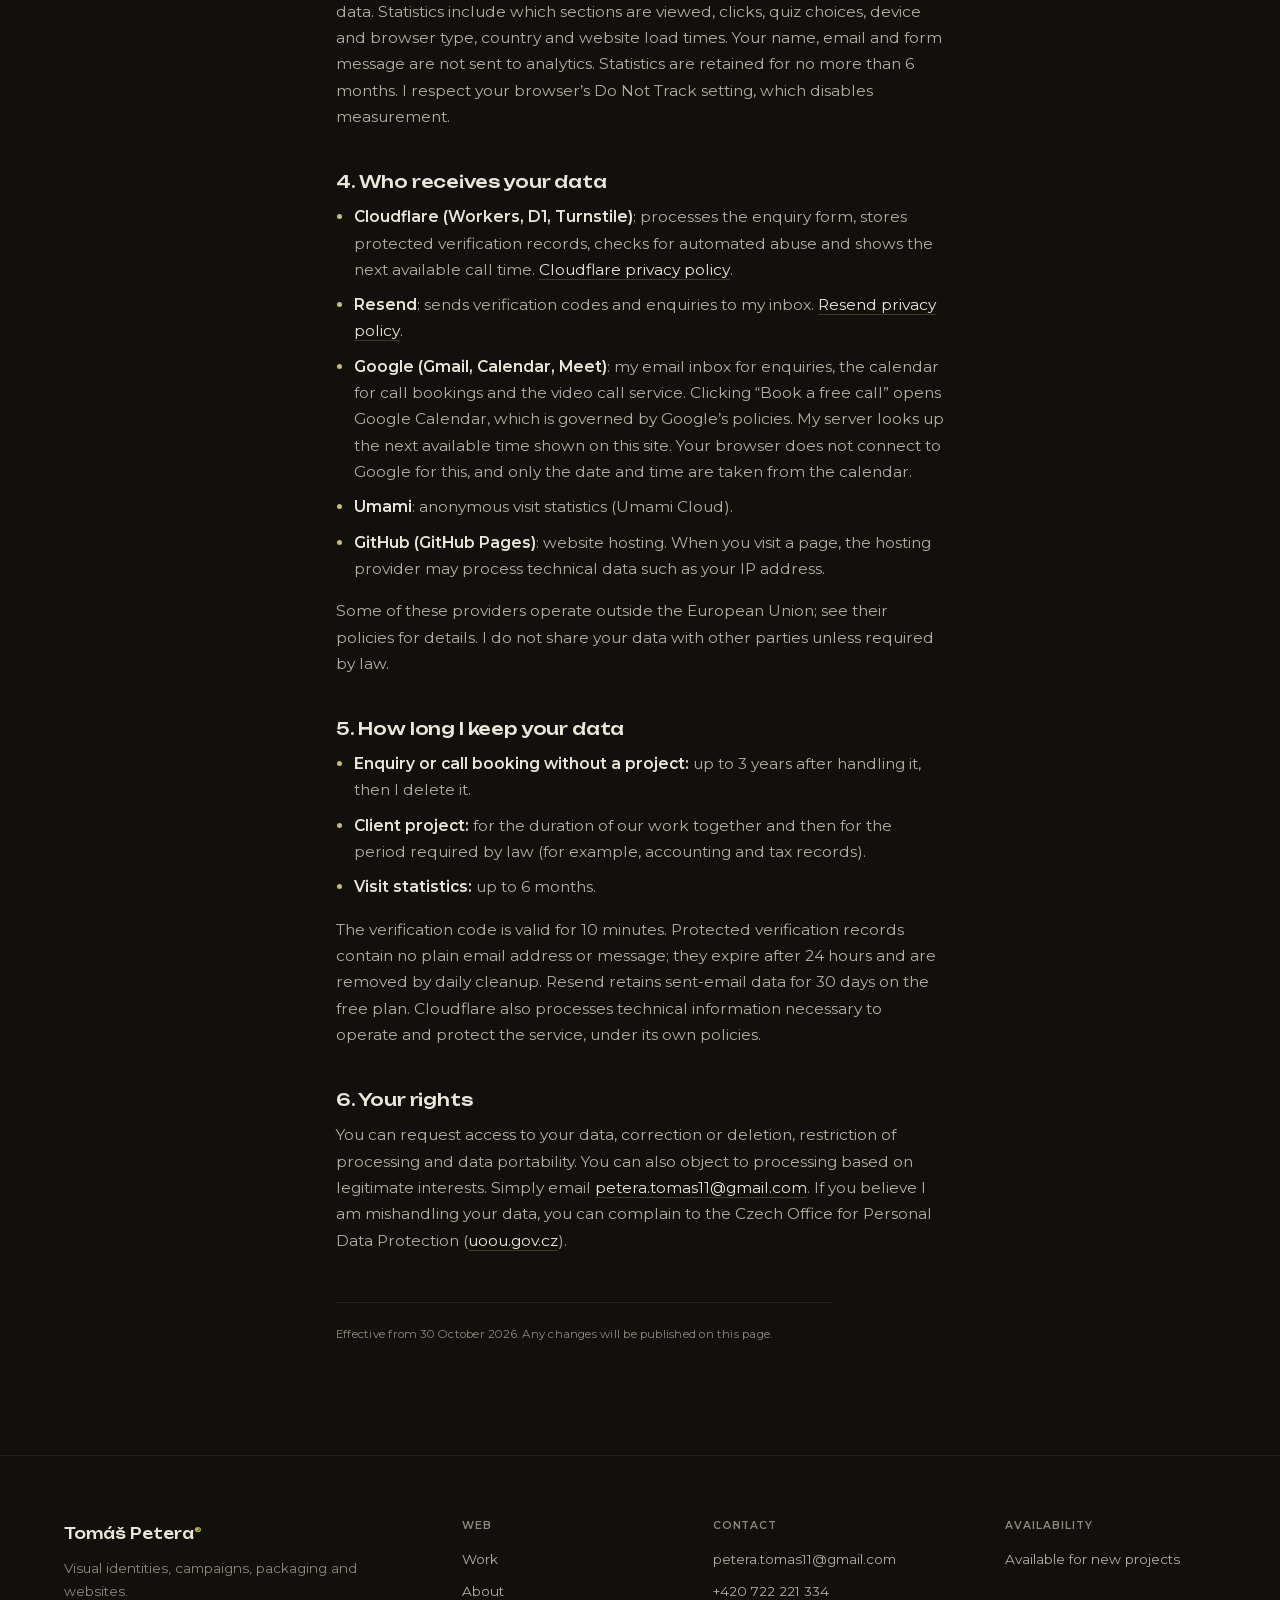
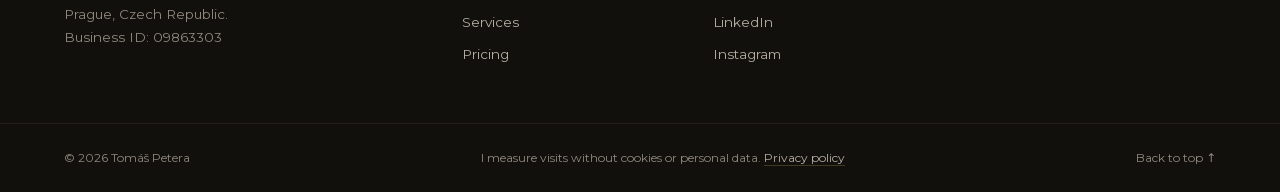
<file: privacy-en.html>
<!DOCTYPE html>
<html lang="en">
<head>
<meta charset="UTF-8">
<meta name="viewport" content="width=device-width, initial-scale=1.0">

<title>Privacy Policy | Tomáš Petera</title>
<meta name="description" content="How I handle enquiry form data and website analytics. Email verification and anonymous statistics.">
<meta name="robots" content="index, follow">
<link rel="canonical" href="https://tomaspetera.cz/privacy-en.html">
<meta name="theme-color" content="#12100D">
<link rel="preload" as="font" type="font/woff2" href="assets/fonts/unbounded.woff2" crossorigin>
<link rel="preload" as="font" type="font/woff2" href="assets/fonts/montserrat.woff2" crossorigin>
<link rel="stylesheet" href="assets/css/style.css?v=20261030">

<style>
  /* Jen to, co tahle stránka potřebuje navíc — zbytek jede na style.css. */
  .legal{ padding-bottom:6rem; }
  .legal__inner{ max-width:46rem; }
  .legal h2{
    font-family:'Unbounded',sans-serif; font-size:1.05rem; font-weight:500;
    letter-spacing:-.01em; margin:2.6rem 0 .8rem; color:var(--ink);
  }
  .legal p, .legal li{ color:var(--ink-2); font-size:.97rem; line-height:1.7; }
  .legal p{ margin-bottom:.9rem; max-width:62ch; }
  .legal ul{ margin:0 0 1rem 1.1rem; display:grid; gap:.55rem; max-width:62ch; }
  .legal li::marker{ color:var(--neon-2); }
  .legal li b{ color:var(--ink); font-weight:600; }
  .legal a:not(.back){ color:var(--ink); border-bottom:1px solid var(--line-2); transition:border-color .2s; }
  .legal a:not(.back):hover{ border-bottom-color:var(--neon-2); }
  .legal .legal__meta{
    margin-top:3rem; padding-top:1.4rem; border-top:1px solid var(--line);
    font-size:.72rem; letter-spacing:.02em; color:var(--muted);
  }
</style>
<link rel="icon" type="image/x-icon" sizes="16x16 32x32 48x48" href="/favicon.ico?v=20261030">
<link rel="icon" type="image/png" sizes="32x32" href="/favicon32.png?v=20261030">
<link rel="icon" type="image/png" sizes="96x96" href="/favicon96.png?v=20261030">
<link rel="icon" type="image/png" sizes="512x512" href="/favicon512.png?v=20261030">
<link rel="apple-touch-icon" sizes="180x180" href="/appletouchicon.png?v=20261030">

<link rel="alternate" hreflang="cs" href="https://tomaspetera.cz/soukromi.html">
<link rel="alternate" hreflang="en" href="https://tomaspetera.cz/privacy-en.html">
<link rel="alternate" hreflang="x-default" href="https://tomaspetera.cz/soukromi.html">
</head>

<body>

<a href="#soukromi" class="skip">Skip to content</a>



<header class="nav" id="nav">
  <a href="en.html" class="nav__logo">Tomáš&nbsp;Petera<i>®</i></a>
  <nav class="nav__links">
    <a href="work-en.html">Work</a>
    <a href="en.html#services">Services</a>
    <a href="en.html#pricing">Pricing</a>
  </nav>
  <a href="en.html#contact" class="btn btn--sm"><span>Let’s talk</span></a>
  <nav class="nav__lang" aria-label="Language"><a href="/soukromi.html" lang="cs" hreflang="cs" aria-label="Čeština">CZ</a><span aria-hidden="true">/</span><a href="/privacy-en.html" lang="en" hreflang="en" aria-label="English" aria-current="true">EN</a></nav>
  <button class="burger" id="burger" aria-label="Menu"><span></span><span></span></button>
</header>

<div class="menu" id="menu">
  <a href="en.html">Home</a>
  <a href="work-en.html">Work</a>
  <a href="en.html#about">About</a>
  <a href="en.html#services">Services</a>
  <a href="en.html#pricing">Pricing</a>
  <a href="en.html#contact">Let’s talk</a>
</div>


<main id="top">

<section class="page-head legal" id="soukromi">
  <div class="container legal__inner">
    <a href="en.html" class="back"><i>&#8592;</i> Back to home</a>
    <p class="eyebrow reveal">Privacy</p>
    <h1 class="page-head__title reveal">How I handle <span class="accent">your data</span></h1>
    <p class="lead reveal">In plain language: I only use your form details to handle your enquiry. Visit statistics are anonymous. The form verifies your email address before sending.</p>

    <h2>1. Who processes your data</h2>
    <p>The controller is Tomáš Petera, business ID 09863303, Prague, Czech Republic. For questions about your data, contact me at <a href="mailto:petera.tomas11@gmail.com">petera.tomas11@gmail.com</a> or call <a href="tel:+420722221334">+420 722 221 334</a>.</p>

    <h2>2. What I process and why</h2>
    <ul>
      <li><b>Enquiries through the form.</b> Your name, email, optional phone number, selected service, message and any files you choose to attach (optional). I use them to reply, arrange a call and prepare a proposal. The legal basis is taking steps at your request before entering into a contract (Article 6(1)(b) GDPR).</li>
      <li><b>Messages outside the form.</b> If you email or call me, I use the information you share for the same purpose and on the same legal basis.</li>
      <li><b>Call bookings.</b> The name, email and phone number you enter in the Google Calendar booking form, along with your selected time. I use these to hold the call and contact you if needed. The legal basis is taking steps at your request before entering into a contract (Article 6(1)(b) GDPR).</li>
      <li><b>Client projects.</b> If we work together, I process the data needed to perform our contract and meet accounting and tax obligations (Article 6(1)(b) and (c) GDPR).</li>
      <li><b>Enquiries that do not lead to a project.</b> I retain them for no more than 3 years based on legitimate interests (Article 6(1)(f) GDPR), for example if you return later or I need a record of our discussions. I will delete them sooner on your request.</li>
      <li><b>Anonymous visit statistics.</b> Described below. The legitimate interest is improving the website.</li>
    </ul>
    <p>Providing your data is voluntary, but I cannot reply without your name and email. There is no automated decision-making or profiling.</p>

    <h2>3. Cookies and website analytics</h2>
    <p>Visit analytics use no cookies. When you request an email code, Cloudflare Turnstile checks technical browser and network information to prevent automated abuse. Fonts are hosted directly on the website and are not loaded from Google.</p>
    <p>I measure visits using Umami Cloud (European region). According to its own statement, it uses no cookies, collects no personal data and anonymises the data. Statistics include which sections are viewed, clicks, quiz choices, device and browser type, country and website load times. Your name, email and form message are not sent to analytics. Statistics are retained for no more than 6 months. I respect your browser’s Do Not Track setting, which disables measurement.</p>

    <h2>4. Who receives your data</h2>
    <ul>
      <li><b>Cloudflare (Workers, D1, Turnstile)</b>: processes the enquiry form, stores protected verification records, checks for automated abuse and shows the next available call time. <a href="https://www.cloudflare.com/privacypolicy/" target="_blank" rel="noopener">Cloudflare privacy policy</a>.</li>
      <li><b>Resend</b>: sends verification codes and enquiries to my inbox. <a href="https://resend.com/legal/privacy-policy" target="_blank" rel="noopener">Resend privacy policy</a>.</li>
      <li><b>Google (Gmail, Calendar, Meet)</b>: my email inbox for enquiries, the calendar for call bookings and the video call service. Clicking “Book a free call” opens Google Calendar, which is governed by Google’s policies. My server looks up the next available time shown on this site. Your browser does not connect to Google for this, and only the date and time are taken from the calendar.</li>
      <li><b>Umami</b>: anonymous visit statistics (Umami Cloud).</li>
      <li><b>GitHub (GitHub Pages)</b>: website hosting. When you visit a page, the hosting provider may process technical data such as your IP address.</li>
    </ul>
    <p>Some of these providers operate outside the European Union; see their policies for details. I do not share your data with other parties unless required by law.</p>

    <h2>5. How long I keep your data</h2>
    <ul>
      <li><b>Enquiry or call booking without a project:</b> up to 3 years after handling it, then I delete it.</li>
      <li><b>Client project:</b> for the duration of our work together and then for the period required by law (for example, accounting and tax records).</li>
      <li><b>Visit statistics:</b> up to 6 months.</li>
    </ul>
    <p>The verification code is valid for 10 minutes. Protected verification records contain no plain email address or message; they expire after 24 hours and are removed by daily cleanup. Resend retains sent-email data for 30 days on the free plan. Cloudflare also processes technical information necessary to operate and protect the service, under its own policies.</p>

    <h2>6. Your rights</h2>
    <p>You can request access to your data, correction or deletion, restriction of processing and data portability. You can also object to processing based on legitimate interests. Simply email <a href="mailto:petera.tomas11@gmail.com">petera.tomas11@gmail.com</a>. If you believe I am mishandling your data, you can complain to the Czech Office for Personal Data Protection (<a href="https://www.uoou.gov.cz" target="_blank" rel="noopener">uoou.gov.cz</a>).</p>

    <p class="legal__meta">Effective from 30 October 2026. Any changes will be published on this page.</p>
  </div>
</section>

</main>

<footer class="footer">
  <div class="container footer__inner">
    <div>
      <b>Tomáš Petera<i>&#174;</i></b>
      <p>Visual identities, campaigns, packaging and websites.<br>Prague, Czech Republic.<br>Business ID: 09863303</p>
    </div>
    <div class="footer__col">
      <h4 aria-level="2">Web</h4>
      <a href="work-en.html">Work</a><a href="en.html#about">About</a><a href="en.html#services">Services</a><a href="en.html#pricing">Pricing</a>
    </div>
    <div class="footer__col">
      <h4 aria-level="2">Contact</h4>
      <a href="mailto:petera.tomas11@gmail.com">petera.tomas11@gmail.com</a>
      <a href="tel:+420722221334">+420 722 221 334</a>
      <a href="https://www.linkedin.com/in/tomaspetera" target="_blank" rel="noopener">LinkedIn</a>
      <a href="https://www.instagram.com/tomaspetera.design/" target="_blank" rel="noopener">Instagram</a>
    </div>
    <div class="footer__col">
      <h4 aria-level="2">Availability</h4>
      <p class="footer__status">Available for new projects</p>
      <a class="footer__termin" data-termin href="https://calendar.google.com/calendar/appointments/schedules/AcZssZ2lQOGA2t-JJVEKWHF6NmJk4d18JD1EE6JEv0ar5DN4d3z3gwg9J94sS6iQbrUNA9orx3Tcb2SC?gv=true" target="_blank" rel="noopener" hidden></a>
    </div>
  </div>
  <div class="footer__bar container">
    <span>&#169; <span id="year">2026</span> Tomáš Petera</span>
    <span>I measure visits without cookies or personal data. <a href="privacy-en.html">Privacy policy</a></span>
    <a href="#top">Back to top ↑</a>
  </div>
</footer>

<script src="assets/js/main.js?v=20261029-klid"></script>
<script src="assets/js/stats.js?v=20261030"></script>
</body>
</html>
</file>
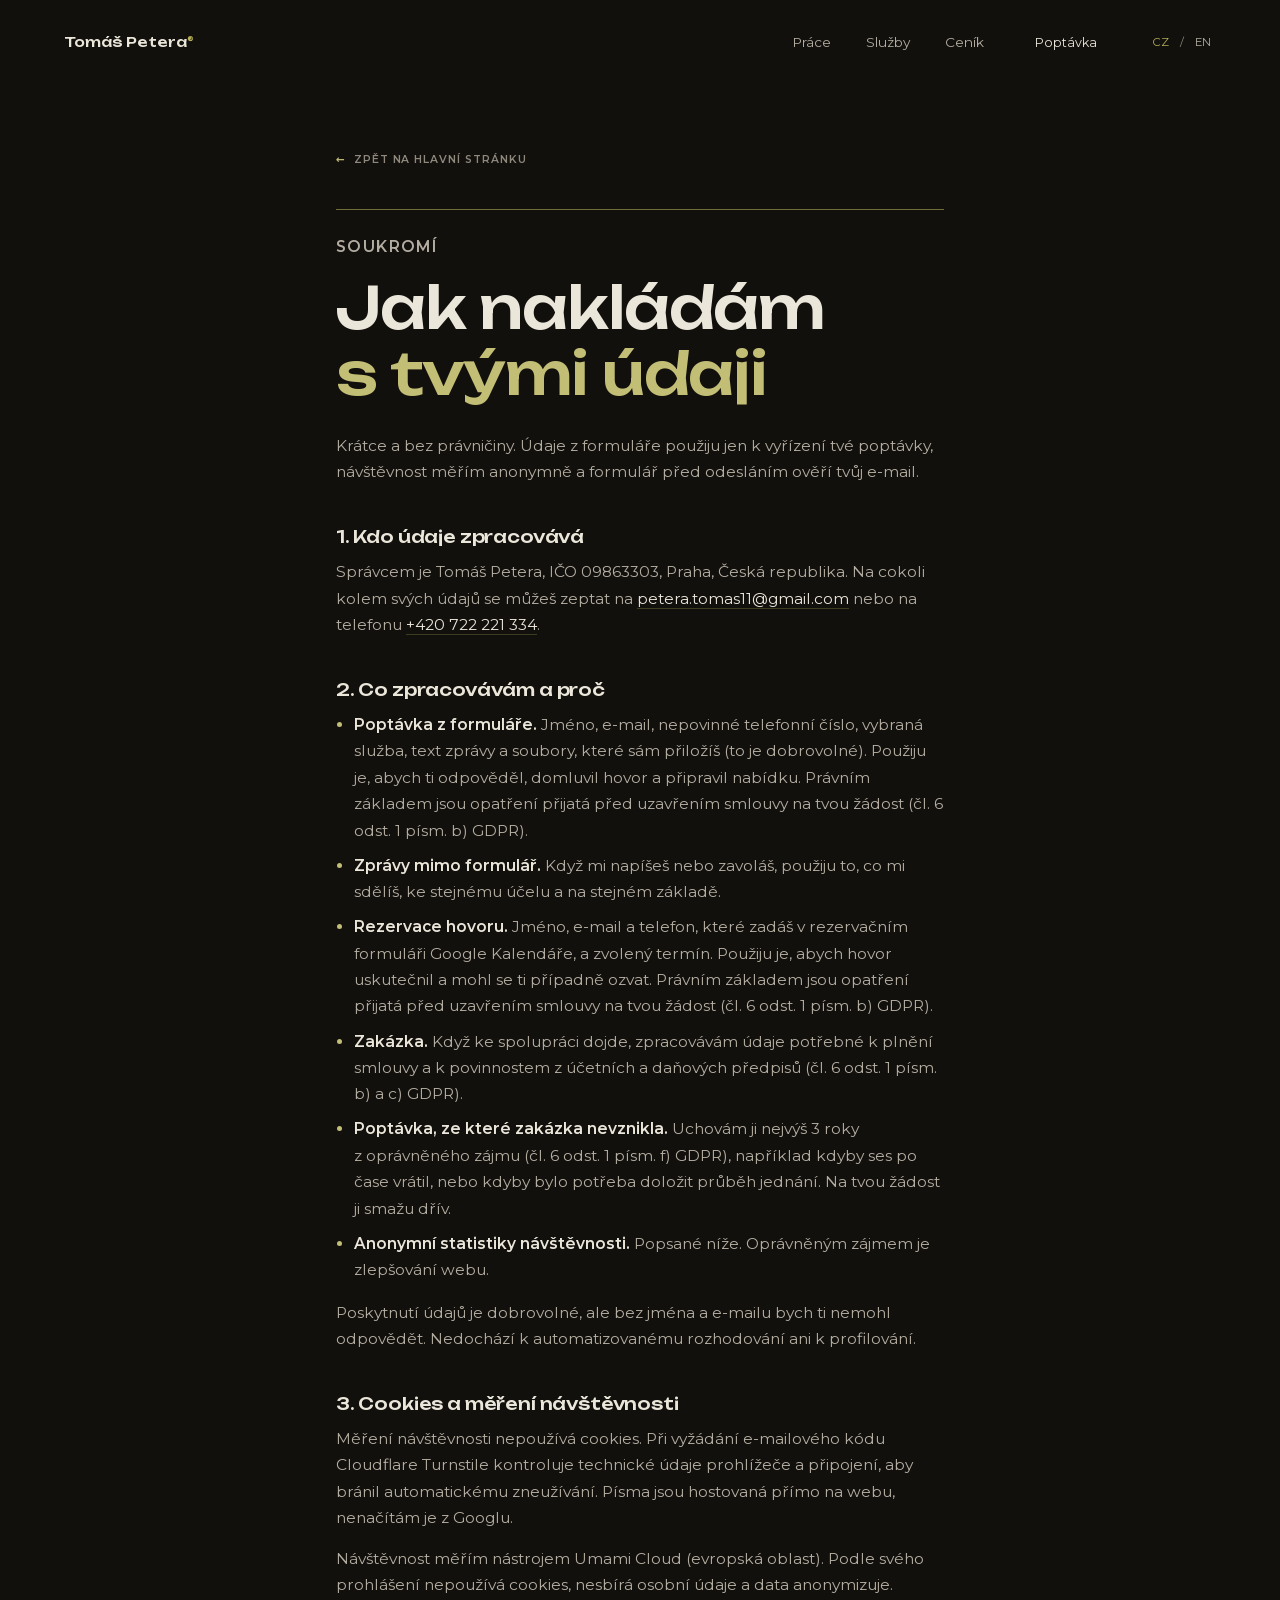
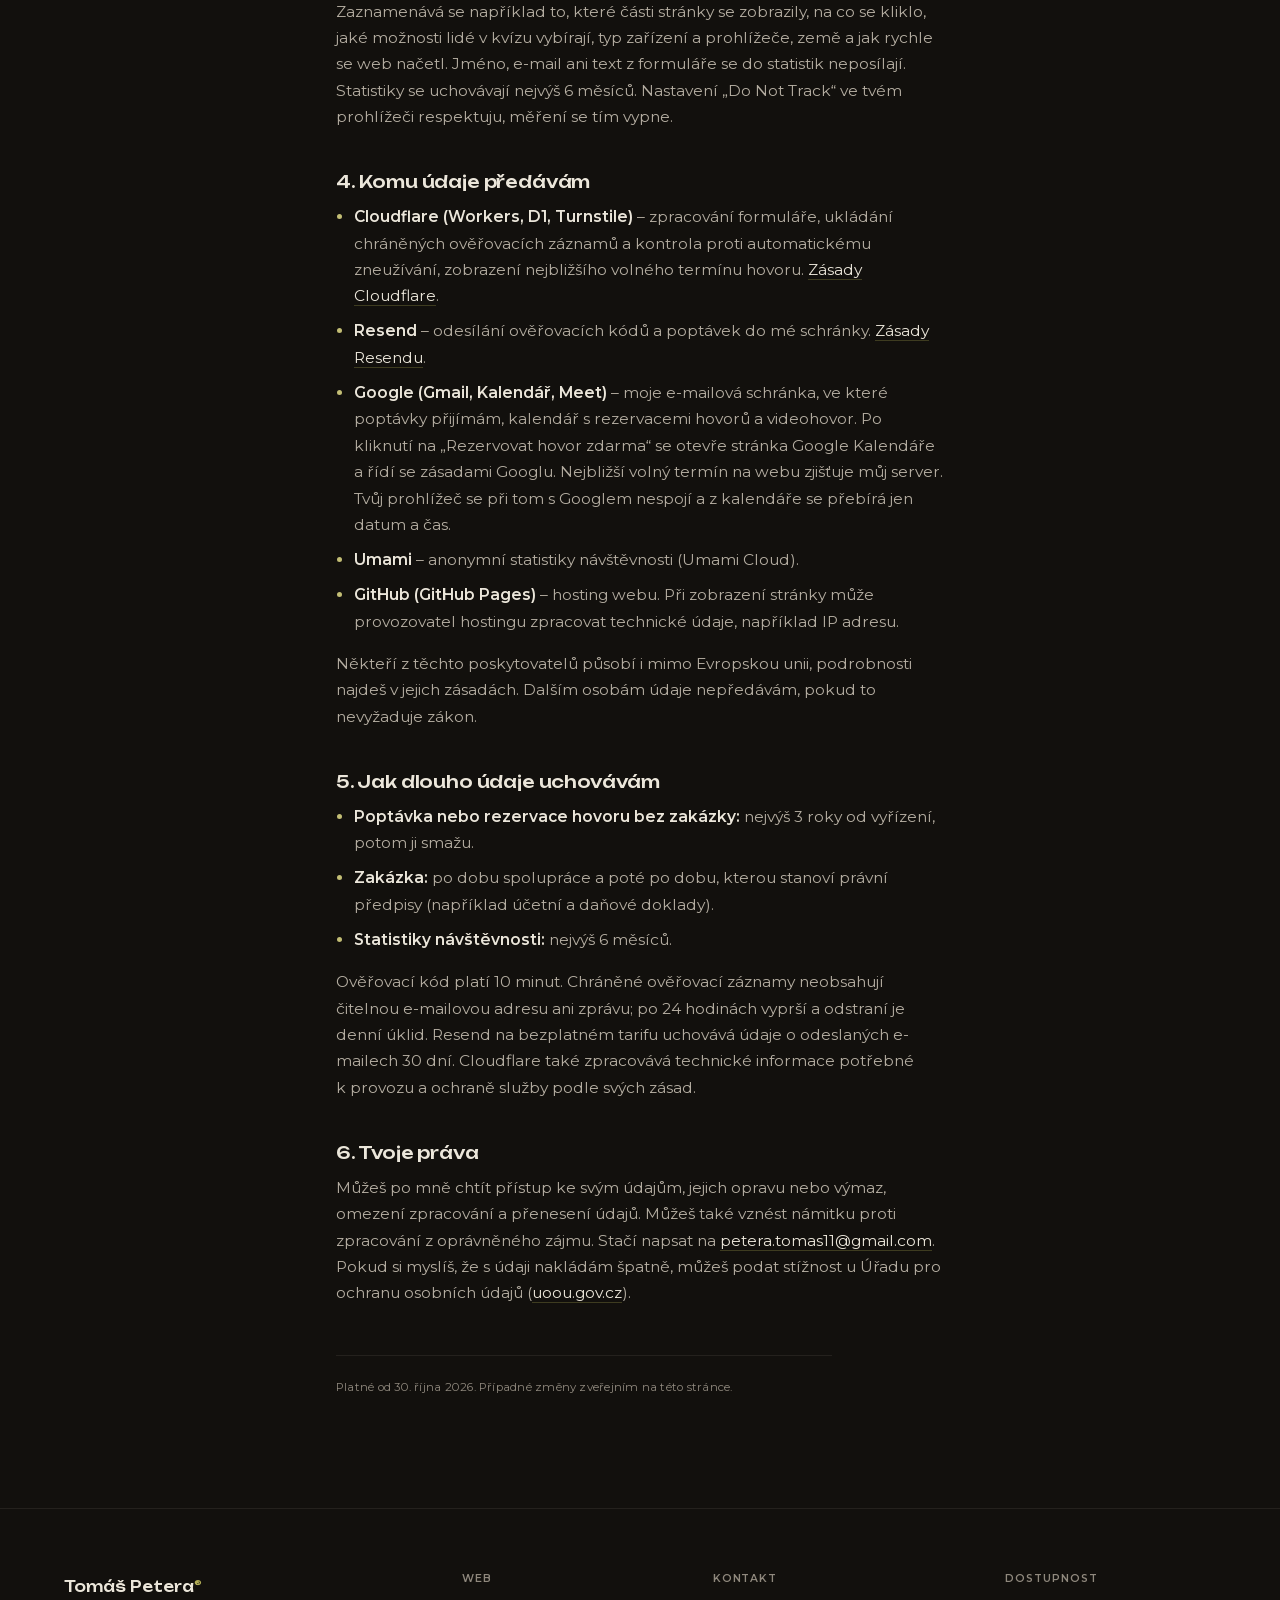
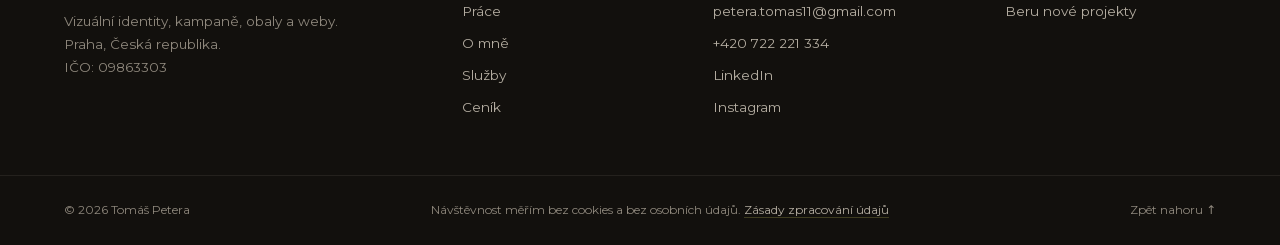
<file: soukromi.html>
<!DOCTYPE html>
<html lang="cs">
<head>
<meta charset="UTF-8">
<meta name="viewport" content="width=device-width, initial-scale=1.0">

<title>Zásady zpracování osobních údajů | Tomáš Petera</title>
<meta name="description" content="Jak nakládám s údaji z poptávkového formuláře a s měřením návštěvnosti. Ověřování e-mailu a anonymní statistiky.">
<meta name="robots" content="index, follow">
<link rel="canonical" href="https://tomaspetera.cz/soukromi.html">
<meta name="theme-color" content="#12100D">
<link rel="preload" as="font" type="font/woff2" href="assets/fonts/unbounded.woff2" crossorigin>
<link rel="preload" as="font" type="font/woff2" href="assets/fonts/montserrat.woff2" crossorigin>
<link rel="stylesheet" href="assets/css/style.css?v=20261030">

<style>
  /* Jen to, co tahle stránka potřebuje navíc — zbytek jede na style.css. */
  .legal{ padding-bottom:6rem; }
  .legal__inner{ max-width:46rem; }
  .legal h2{
    font-family:'Unbounded',sans-serif; font-size:1.05rem; font-weight:500;
    letter-spacing:-.01em; margin:2.6rem 0 .8rem; color:var(--ink);
  }
  .legal p, .legal li{ color:var(--ink-2); font-size:.97rem; line-height:1.7; }
  .legal p{ margin-bottom:.9rem; max-width:62ch; }
  .legal ul{ margin:0 0 1rem 1.1rem; display:grid; gap:.55rem; max-width:62ch; }
  .legal li::marker{ color:var(--neon-2); }
  .legal li b{ color:var(--ink); font-weight:600; }
  .legal a:not(.back){ color:var(--ink); border-bottom:1px solid var(--line-2); transition:border-color .2s; }
  .legal a:not(.back):hover{ border-bottom-color:var(--neon-2); }
  .legal .legal__meta{
    margin-top:3rem; padding-top:1.4rem; border-top:1px solid var(--line);
    font-size:.72rem; letter-spacing:.02em; color:var(--muted);
  }
</style>
<link rel="icon" type="image/x-icon" sizes="16x16 32x32 48x48" href="/favicon.ico?v=20261030">
<link rel="icon" type="image/png" sizes="32x32" href="/favicon32.png?v=20261030">
<link rel="icon" type="image/png" sizes="96x96" href="/favicon96.png?v=20261030">
<link rel="icon" type="image/png" sizes="512x512" href="/favicon512.png?v=20261030">
<link rel="apple-touch-icon" sizes="180x180" href="/appletouchicon.png?v=20261030">

<link rel="alternate" hreflang="cs" href="https://tomaspetera.cz/soukromi.html">
<link rel="alternate" hreflang="en" href="https://tomaspetera.cz/privacy-en.html">
<link rel="alternate" hreflang="x-default" href="https://tomaspetera.cz/soukromi.html">
</head>

<body>

<a href="#soukromi" class="skip">Přeskočit na obsah</a>



<header class="nav" id="nav">
  <a href="index.html" class="nav__logo">Tomáš&nbsp;Petera<i>®</i></a>
  <nav class="nav__links">
    <a href="prace.html">Práce</a>
    <a href="index.html#services">Služby</a>
    <a href="index.html#pricing">Ceník</a>
  </nav>
  <a href="index.html#contact" class="btn btn--sm"><span>Poptávka</span></a>
  <nav class="nav__lang" aria-label="Jazyk"><a href="/soukromi.html" lang="cs" hreflang="cs" aria-label="Čeština" aria-current="true">CZ</a><span aria-hidden="true">/</span><a href="/privacy-en.html" lang="en" hreflang="en" aria-label="English">EN</a></nav>
  <button class="burger" id="burger" aria-label="Menu"><span></span><span></span></button>
</header>

<div class="menu" id="menu">
  <a href="index.html">Domů</a>
  <a href="prace.html">Práce</a>
  <a href="index.html#about">O&nbsp;mně</a>
  <a href="index.html#services">Služby</a>
  <a href="index.html#pricing">Ceník</a>
  <a href="index.html#contact">Poptávka</a>
</div>


<main id="top">

<section class="page-head legal" id="soukromi">
  <div class="container legal__inner">
    <a href="index.html" class="back"><i>&#8592;</i> Zpět na hlavní stránku</a>
    <p class="eyebrow reveal">Soukromí</p>
    <h1 class="page-head__title reveal">Jak nakládám <span class="accent">s&nbsp;tvými údaji</span></h1>
    <p class="lead reveal">Krátce a&nbsp;bez právničiny. Údaje z&nbsp;formuláře použiju jen k&nbsp;vyřízení tvé poptávky, návštěvnost měřím anonymně a&nbsp;formulář před odesláním ověří tvůj e-mail.</p>

    <h2>1. Kdo údaje zpracovává</h2>
    <p>Správcem je Tomáš Petera, IČO 09863303, Praha, Česká republika. Na cokoli kolem svých údajů se můžeš zeptat na <a href="mailto:petera.tomas11@gmail.com">petera.tomas11@gmail.com</a> nebo na telefonu <a href="tel:+420722221334">+420 722 221 334</a>.</p>

    <h2>2. Co zpracovávám a&nbsp;proč</h2>
    <ul>
      <li><b>Poptávka z&nbsp;formuláře.</b> Jméno, e-mail, nepovinné telefonní číslo, vybraná služba, text zprávy a&nbsp;soubory, které sám přiložíš (to je dobrovolné). Použiju je, abych ti odpověděl, domluvil hovor a&nbsp;připravil nabídku. Právním základem jsou opatření přijatá před uzavřením smlouvy na tvou žádost (čl. 6 odst. 1 písm. b) GDPR).</li>
      <li><b>Zprávy mimo formulář.</b> Když mi napíšeš nebo zavoláš, použiju to, co mi sdělíš, ke stejnému účelu a&nbsp;na stejném základě.</li>
      <li><b>Rezervace hovoru.</b> Jméno, e-mail a&nbsp;telefon, které zadáš v&nbsp;rezervačním formuláři Google Kalendáře, a&nbsp;zvolený termín. Použiju je, abych hovor uskutečnil a&nbsp;mohl se ti případně ozvat. Právním základem jsou opatření přijatá před uzavřením smlouvy na tvou žádost (čl. 6 odst. 1 písm. b) GDPR).</li>
      <li><b>Zakázka.</b> Když ke spolupráci dojde, zpracovávám údaje potřebné k&nbsp;plnění smlouvy a&nbsp;k&nbsp;povinnostem z&nbsp;účetních a&nbsp;daňových předpisů (čl. 6 odst. 1 písm. b) a&nbsp;c) GDPR).</li>
      <li><b>Poptávka, ze které zakázka nevznikla.</b> Uchovám ji nejvýš 3&nbsp;roky z&nbsp;oprávněného zájmu (čl. 6 odst. 1 písm. f) GDPR), například kdyby ses po čase vrátil, nebo kdyby bylo potřeba doložit průběh jednání. Na tvou žádost ji smažu dřív.</li>
      <li><b>Anonymní statistiky návštěvnosti.</b> Popsané níže. Oprávněným zájmem je zlepšování webu.</li>
    </ul>
    <p>Poskytnutí údajů je dobrovolné, ale bez jména a&nbsp;e-mailu bych ti nemohl odpovědět. Nedochází k&nbsp;automatizovanému rozhodování ani k&nbsp;profilování.</p>

    <h2>3. Cookies a&nbsp;měření návštěvnosti</h2>
    <p>Měření návštěvnosti nepoužívá cookies. Při vyžádání e-mailového kódu Cloudflare Turnstile kontroluje technické údaje prohlížeče a&nbsp;připojení, aby bránil automatickému zneužívání. Písma jsou hostovaná přímo na webu, nenačítám je z&nbsp;Googlu.</p>
    <p>Návštěvnost měřím nástrojem Umami Cloud (evropská oblast). Podle svého prohlášení nepoužívá cookies, nesbírá osobní údaje a&nbsp;data anonymizuje. Zaznamenává se například to, které části stránky se zobrazily, na co se kliklo, jaké možnosti lidé v&nbsp;kvízu vybírají, typ zařízení a&nbsp;prohlížeče, země a&nbsp;jak rychle se web načetl. Jméno, e-mail ani text z&nbsp;formuláře se do statistik neposílají. Statistiky se uchovávají nejvýš 6&nbsp;měsíců. Nastavení „Do Not Track“ ve tvém prohlížeči respektuju, měření se tím vypne.</p>

    <h2>4. Komu údaje předávám</h2>
    <ul>
      <li><b>Cloudflare (Workers, D1, Turnstile)</b>&nbsp;– zpracování formuláře, ukládání chráněných ověřovacích záznamů a&nbsp;kontrola proti automatickému zneužívání, zobrazení nejbližšího volného termínu hovoru. <a href="https://www.cloudflare.com/privacypolicy/" target="_blank" rel="noopener">Zásady Cloudflare</a>.</li>
      <li><b>Resend</b>&nbsp;– odesílání ověřovacích kódů a&nbsp;poptávek do mé schránky. <a href="https://resend.com/legal/privacy-policy" target="_blank" rel="noopener">Zásady Resendu</a>.</li>
      <li><b>Google (Gmail, Kalendář, Meet)</b>&nbsp;– moje e-mailová schránka, ve které poptávky přijímám, kalendář s&nbsp;rezervacemi hovorů a&nbsp;videohovor. Po kliknutí na „Rezervovat hovor zdarma“ se otevře stránka Google Kalendáře a&nbsp;řídí se zásadami Googlu. Nejbližší volný termín na webu zjišťuje můj server. Tvůj prohlížeč se při tom s&nbsp;Googlem nespojí a&nbsp;z&nbsp;kalendáře se přebírá jen datum a&nbsp;čas.</li>
      <li><b>Umami</b>&nbsp;– anonymní statistiky návštěvnosti (Umami Cloud).</li>
      <li><b>GitHub (GitHub Pages)</b>&nbsp;– hosting webu. Při zobrazení stránky může provozovatel hostingu zpracovat technické údaje, například IP adresu.</li>
    </ul>
    <p>Někteří z&nbsp;těchto poskytovatelů působí i&nbsp;mimo Evropskou unii, podrobnosti najdeš v&nbsp;jejich zásadách. Dalším osobám údaje nepředávám, pokud to nevyžaduje zákon.</p>

    <h2>5. Jak dlouho údaje uchovávám</h2>
    <ul>
      <li><b>Poptávka nebo rezervace hovoru bez zakázky:</b> nejvýš 3&nbsp;roky od vyřízení, potom ji smažu.</li>
      <li><b>Zakázka:</b> po dobu spolupráce a&nbsp;poté po dobu, kterou stanoví právní předpisy (například účetní a&nbsp;daňové doklady).</li>
      <li><b>Statistiky návštěvnosti:</b> nejvýš 6&nbsp;měsíců.</li>
    </ul>
    <p>Ověřovací kód platí 10&nbsp;minut. Chráněné ověřovací záznamy neobsahují čitelnou e-mailovou adresu ani zprávu; po 24&nbsp;hodinách vyprší a&nbsp;odstraní je denní úklid. Resend na bezplatném tarifu uchovává údaje o&nbsp;odeslaných e-mailech 30&nbsp;dní. Cloudflare také zpracovává technické informace potřebné k&nbsp;provozu a&nbsp;ochraně služby podle svých zásad.</p>

    <h2>6. Tvoje práva</h2>
    <p>Můžeš po mně chtít přístup ke svým údajům, jejich opravu nebo výmaz, omezení zpracování a&nbsp;přenesení údajů. Můžeš také vznést námitku proti zpracování z&nbsp;oprávněného zájmu. Stačí napsat na <a href="mailto:petera.tomas11@gmail.com">petera.tomas11@gmail.com</a>. Pokud si myslíš, že s&nbsp;údaji nakládám špatně, můžeš podat stížnost u&nbsp;Úřadu pro ochranu osobních údajů (<a href="https://www.uoou.gov.cz" target="_blank" rel="noopener">uoou.gov.cz</a>).</p>

    <p class="legal__meta">Platné od 30. října 2026. Případné změny zveřejním na této stránce.</p>
  </div>
</section>

</main>

<footer class="footer">
  <div class="container footer__inner">
    <div>
      <b>Tomáš Petera<i>&#174;</i></b>
      <p>Vizuální identity, kampaně, obaly a&nbsp;weby.<br>Praha, Česká republika.<br>IČO: 09863303</p>
    </div>
    <div class="footer__col">
      <h4 aria-level="2">Web</h4>
      <a href="prace.html">Práce</a><a href="index.html#about">O&nbsp;mně</a><a href="index.html#services">Služby</a><a href="index.html#pricing">Ceník</a>
    </div>
    <div class="footer__col">
      <h4 aria-level="2">Kontakt</h4>
      <a href="mailto:petera.tomas11@gmail.com">petera.tomas11@gmail.com</a>
      <a href="tel:+420722221334">+420 722 221 334</a>
      <a href="https://www.linkedin.com/in/tomaspetera" target="_blank" rel="noopener">LinkedIn</a>
      <a href="https://www.instagram.com/tomaspetera.design/" target="_blank" rel="noopener">Instagram</a>
    </div>
    <div class="footer__col">
      <h4 aria-level="2">Dostupnost</h4>
      <p class="footer__status">Beru nové projekty</p>
      <a class="footer__termin" data-termin href="https://calendar.google.com/calendar/appointments/schedules/AcZssZ2lQOGA2t-JJVEKWHF6NmJk4d18JD1EE6JEv0ar5DN4d3z3gwg9J94sS6iQbrUNA9orx3Tcb2SC?gv=true" target="_blank" rel="noopener" hidden></a>
    </div>
  </div>
  <div class="footer__bar container">
    <span>&#169; <span id="year">2026</span> Tomáš Petera</span>
    <span>Návštěvnost měřím bez cookies a&nbsp;bez osobních údajů. <a href="soukromi.html">Zásady zpracování údajů</a></span>
    <a href="#top">Zpět nahoru &#8593;</a>
  </div>
</footer>

<script src="assets/js/main.js?v=20261029-klid"></script>
<script src="assets/js/stats.js?v=20261030"></script>
</body>
</html>
</file>
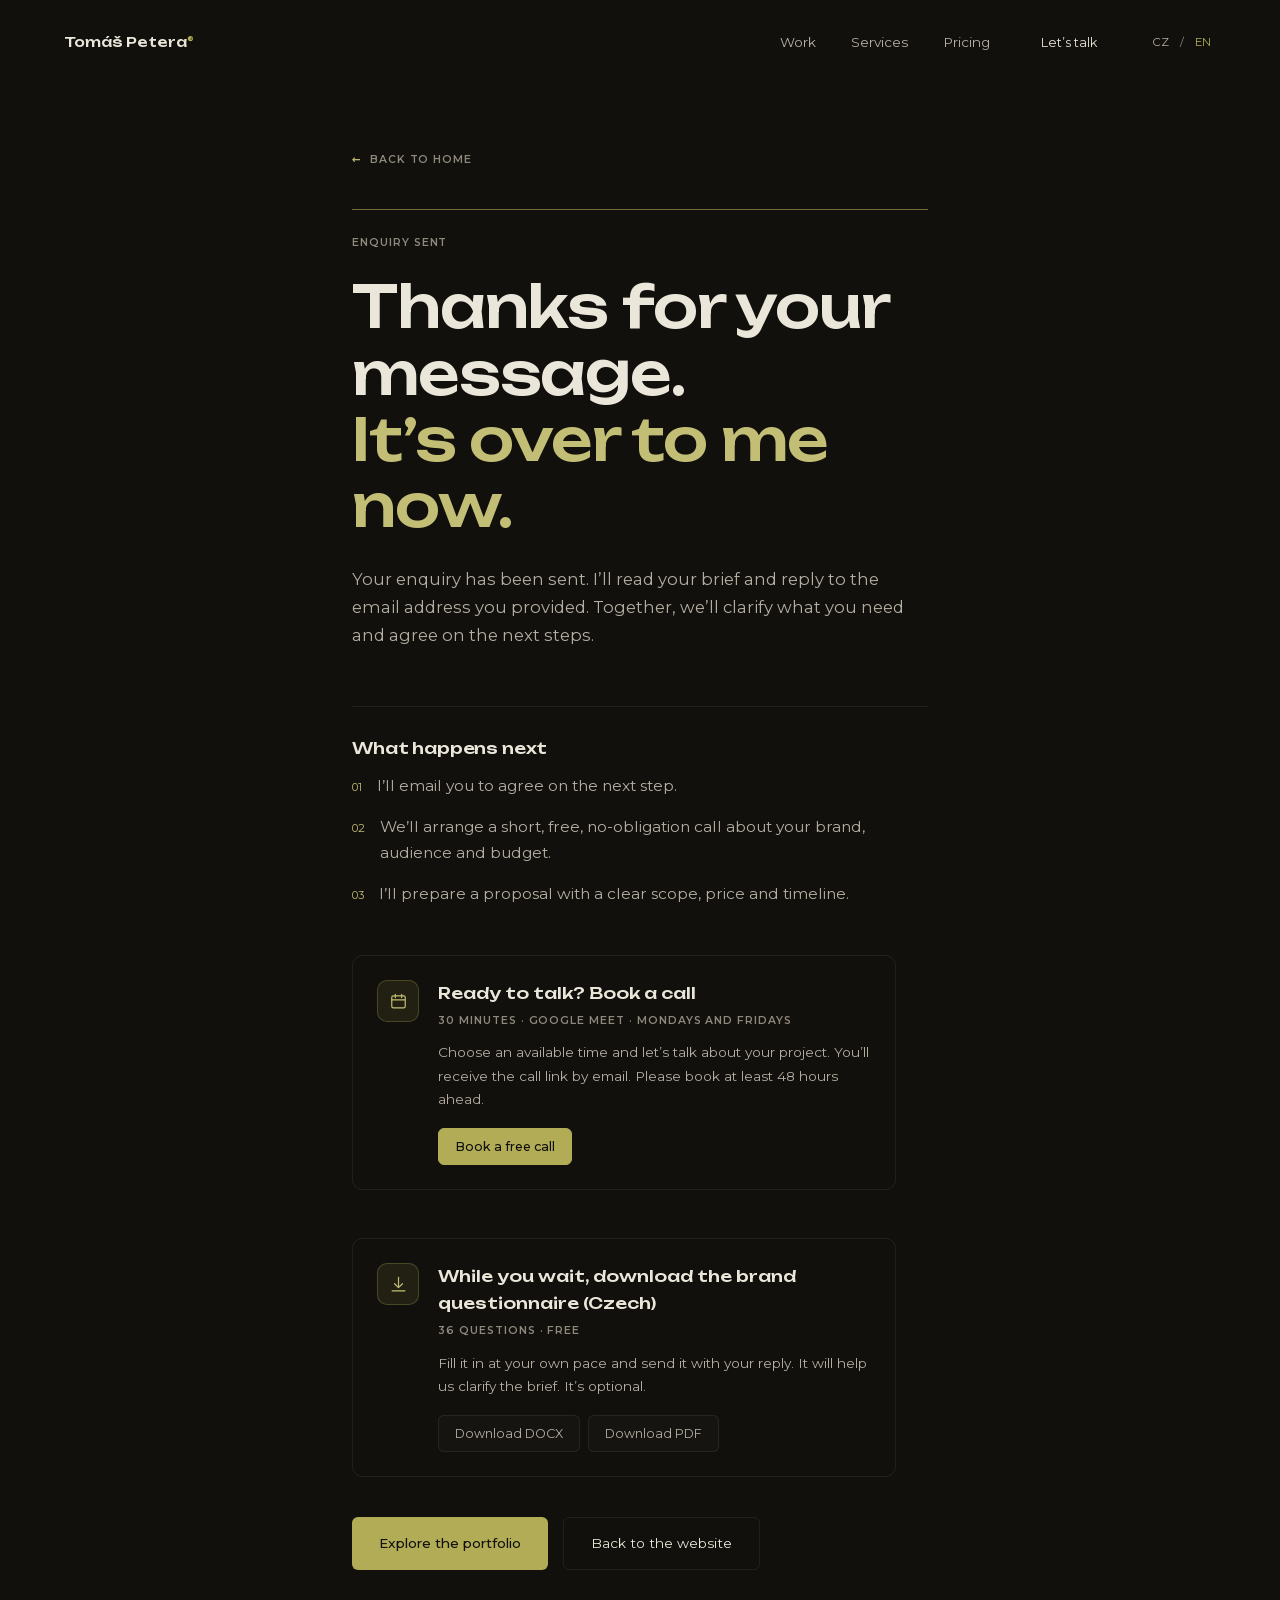
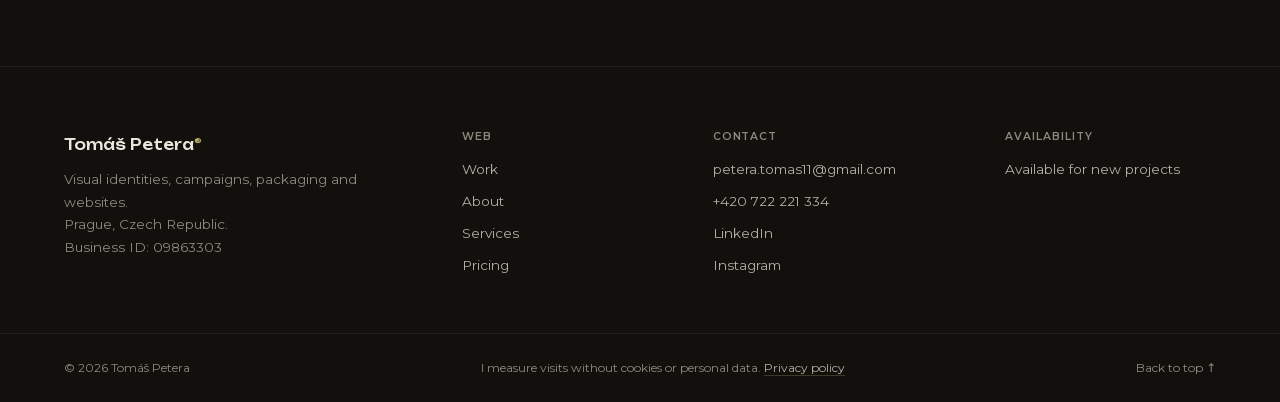
<file: thanks-en.html>
<!DOCTYPE html>
<html lang="en">
<head>
<meta charset="UTF-8">
<meta name="viewport" content="width=device-width, initial-scale=1.0">

<title>Enquiry sent | Tomáš Petera</title>
<meta name="description" content="Thanks for your enquiry. I’ll get back to you within 24 hours.">
<meta name="robots" content="noindex, follow">
<meta name="theme-color" content="#12100D">
<link rel="preload" as="font" type="font/woff2" href="assets/fonts/unbounded.woff2" crossorigin>
<link rel="preload" as="font" type="font/woff2" href="assets/fonts/montserrat.woff2" crossorigin>
<link rel="stylesheet" href="assets/css/style.css?v=20261030">

<style>
  /* jen spodek — horní odsazení drží .page-head, jinak by obsah
     zalezl pod pevnou hlavičku */
  .thanks{ padding-bottom:6rem; }
  .thanks__inner{ max-width:44rem; }
  .thanks__cta{ display:flex; flex-wrap:wrap; gap:.9rem; margin-top:2.5rem; }
  .thanks .brief{ margin-top:3rem; max-width:34rem; }
  .thanks__next{
    margin-top:3.5rem; padding-top:2rem; border-top:1px solid var(--line);
    max-width:44rem;
  }
  .thanks__next h2{
    font-family:'Unbounded',sans-serif; font-size:1rem; font-weight:500;
    letter-spacing:-.01em; margin-bottom:1rem;
  }
  .thanks__steps{ list-style:none; display:grid; gap:.9rem; }
  .thanks__steps li{
    display:grid; grid-template-columns:auto 1fr; gap:.9rem; align-items:baseline;
    color:var(--ink-2); font-size:.97rem;
  }
  .thanks__steps b{
    font-size:.7rem; letter-spacing:.02em;
    color:var(--neon-2); font-weight:400;
  }
</style>
<link rel="icon" type="image/x-icon" sizes="16x16 32x32 48x48" href="/favicon.ico?v=20261030">
<link rel="icon" type="image/png" sizes="32x32" href="/favicon32.png?v=20261030">
<link rel="icon" type="image/png" sizes="96x96" href="/favicon96.png?v=20261030">
<link rel="icon" type="image/png" sizes="512x512" href="/favicon512.png?v=20261030">
<link rel="apple-touch-icon" sizes="180x180" href="/appletouchicon.png?v=20261030">

<link rel="alternate" hreflang="cs" href="https://tomaspetera.cz/dekuji.html">
<link rel="alternate" hreflang="en" href="https://tomaspetera.cz/thanks-en.html">
<link rel="alternate" hreflang="x-default" href="https://tomaspetera.cz/dekuji.html">
</head>

<body>

<a href="#thanks" class="skip">Skip to content</a>



<header class="nav" id="nav">
  <a href="en.html" class="nav__logo">Tomáš&nbsp;Petera<i>®</i></a>
  <nav class="nav__links">
    <a href="work-en.html">Work</a>
    <a href="en.html#services">Services</a>
    <a href="en.html#pricing">Pricing</a>
  </nav>
  <a href="en.html#contact" class="btn btn--sm"><span>Let’s talk</span></a>
  <nav class="nav__lang" aria-label="Language"><a href="/dekuji.html" lang="cs" hreflang="cs" aria-label="Čeština">CZ</a><span aria-hidden="true">/</span><a href="/thanks-en.html" lang="en" hreflang="en" aria-label="English" aria-current="true">EN</a></nav>
  <button class="burger" id="burger" aria-label="Menu"><span></span><span></span></button>
</header>

<div class="menu" id="menu">
  <a href="en.html">Home</a>
  <a href="work-en.html">Work</a>
  <a href="en.html#about">About</a>
  <a href="en.html#services">Services</a>
  <a href="en.html#pricing">Pricing</a>
  <a href="en.html#contact">Let’s talk</a>
</div>

<main id="top">

<section class="page-head thanks" id="thanks">
  <div class="container thanks__inner">
    <a href="en.html" class="back"><i>&#8592;</i> Back to home</a>
    <p class="eyebrow reveal">Enquiry sent</p>
    <h1 class="page-head__title reveal">Thanks for your message.<br><span class="accent">It’s over to me now.</span></h1>
    <p class="lead reveal">Your enquiry has been sent. I’ll read your brief and reply to the email address you provided. Together, we’ll clarify what you need and agree on the next steps.</p>

    <div class="thanks__next reveal">
      <h2>What happens next</h2>
      <ul class="thanks__steps">
        <li><b>01</b><span>I’ll email you to agree on the next step.</span></li>
        <li><b>02</b><span>We’ll arrange a short, free, no-obligation call about your brand, audience and budget.</span></li>
        <li><b>03</b><span>I’ll prepare a proposal with a clear scope, price and timeline.</span></li>
      </ul>
    </div>

    <!-- ── REZERVACE HOVORU — Google Kalendář (rozvrh schůzek), otevírá se v novém okně ── -->
    <div class="brief reveal">
      <span class="brief__icon" aria-hidden="true">
        <svg viewBox="0 0 24 24" fill="none" stroke="currentColor" stroke-width="1.5" stroke-linecap="round" stroke-linejoin="round">
          <rect x="3.5" y="5" width="17" height="15" rx="2"/><path d="M8 3v4M16 3v4M3.5 10h17"/>
        </svg>
      </span>
      <div class="brief__text">
        <b>Ready to talk? Book a call</b>
        <em>30 minutes · Google Meet · Mondays and Fridays</em>
        <p>Choose an available time and let’s talk about your project. You’ll receive the call link by email. Please book at least 48 hours ahead.</p>
        <p class="brief__termin" data-termin hidden></p>
        <span class="brief__links">
          <a href="https://calendar.google.com/calendar/appointments/schedules/AcZssZ2lQOGA2t-JJVEKWHF6NmJk4d18JD1EE6JEv0ar5DN4d3z3gwg9J94sS6iQbrUNA9orx3Tcb2SC?gv=true" target="_blank" rel="noopener" class="is-primary">Book a free call</a>
        </span>
      </div>
    </div>

    <!-- Karta je <div>, ne <a> — uvnitř jsou dva odkazy a odkaz v odkazu
         je neplatné HTML. -->
    <div class="brief reveal">
      <span class="brief__icon" aria-hidden="true">
        <svg viewBox="0 0 24 24" fill="none" stroke="currentColor" stroke-width="1.5" stroke-linecap="round" stroke-linejoin="round">
          <path d="M12 3v12"/><path d="m7 11 5 5 5-5"/><path d="M4 20h16"/>
        </svg>
      </span>
      <div class="brief__text">
        <b>While you wait, download the brand questionnaire (Czech)</b>
        <em>36 questions · free</em>
        <p>Fill it in at your own pace and send it with your reply. It will help us clarify the brief. It’s optional.</p>
        <span class="brief__links">
          <a href="assets/dotaznik/dotaznik-znacka.docx" download="Zakladni-informace-o-znacce.docx">Download DOCX</a>
          <a href="assets/dotaznik/dotaznik-znacka.pdf" download="Zakladni-informace-o-znacce.pdf">Download PDF</a>
        </span>
      </div>
    </div>
    <div class="thanks__cta reveal">
      <a href="work-en.html" class="btn btn--primary"><span>Explore the portfolio</span></a>
      <a href="en.html" class="btn btn--ghost"><span>Back to the website</span></a>
    </div>
  </div>
</section>

</main>

<footer class="footer">
  <div class="container footer__inner">
    <div>
      <b>Tomáš Petera<i>&#174;</i></b>
      <p>Visual identities, campaigns, packaging and websites.<br>Prague, Czech Republic.<br>Business ID: 09863303</p>
    </div>
    <div class="footer__col">
      <h4 aria-level="2">Web</h4>
      <a href="work-en.html">Work</a><a href="en.html#about">About</a><a href="en.html#services">Services</a><a href="en.html#pricing">Pricing</a>
    </div>
    <div class="footer__col">
      <h4 aria-level="2">Contact</h4>
      <a href="mailto:petera.tomas11@gmail.com">petera.tomas11@gmail.com</a>
      <a href="tel:+420722221334">+420 722 221 334</a>
      <a href="https://www.linkedin.com/in/tomaspetera" target="_blank" rel="noopener">LinkedIn</a>
      <a href="https://www.instagram.com/tomaspetera.design/" target="_blank" rel="noopener">Instagram</a>
    </div>
    <div class="footer__col">
      <h4 aria-level="2">Availability</h4>
      <p class="footer__status">Available for new projects</p>
      <a class="footer__termin" data-termin href="https://calendar.google.com/calendar/appointments/schedules/AcZssZ2lQOGA2t-JJVEKWHF6NmJk4d18JD1EE6JEv0ar5DN4d3z3gwg9J94sS6iQbrUNA9orx3Tcb2SC?gv=true" target="_blank" rel="noopener" hidden></a>
    </div>
  </div>
  <div class="footer__bar container">
    <span>&#169; <span id="year">2026</span> Tomáš Petera</span>
    <span>I measure visits without cookies or personal data. <a href="privacy-en.html">Privacy policy</a></span>
    <a href="#top">Back to top ↑</a>
  </div>
</footer>

<script src="assets/js/main.js?v=20261029-klid"></script>
<script src="assets/js/stats.js?v=20261030"></script>
</body>
</html>
</file>
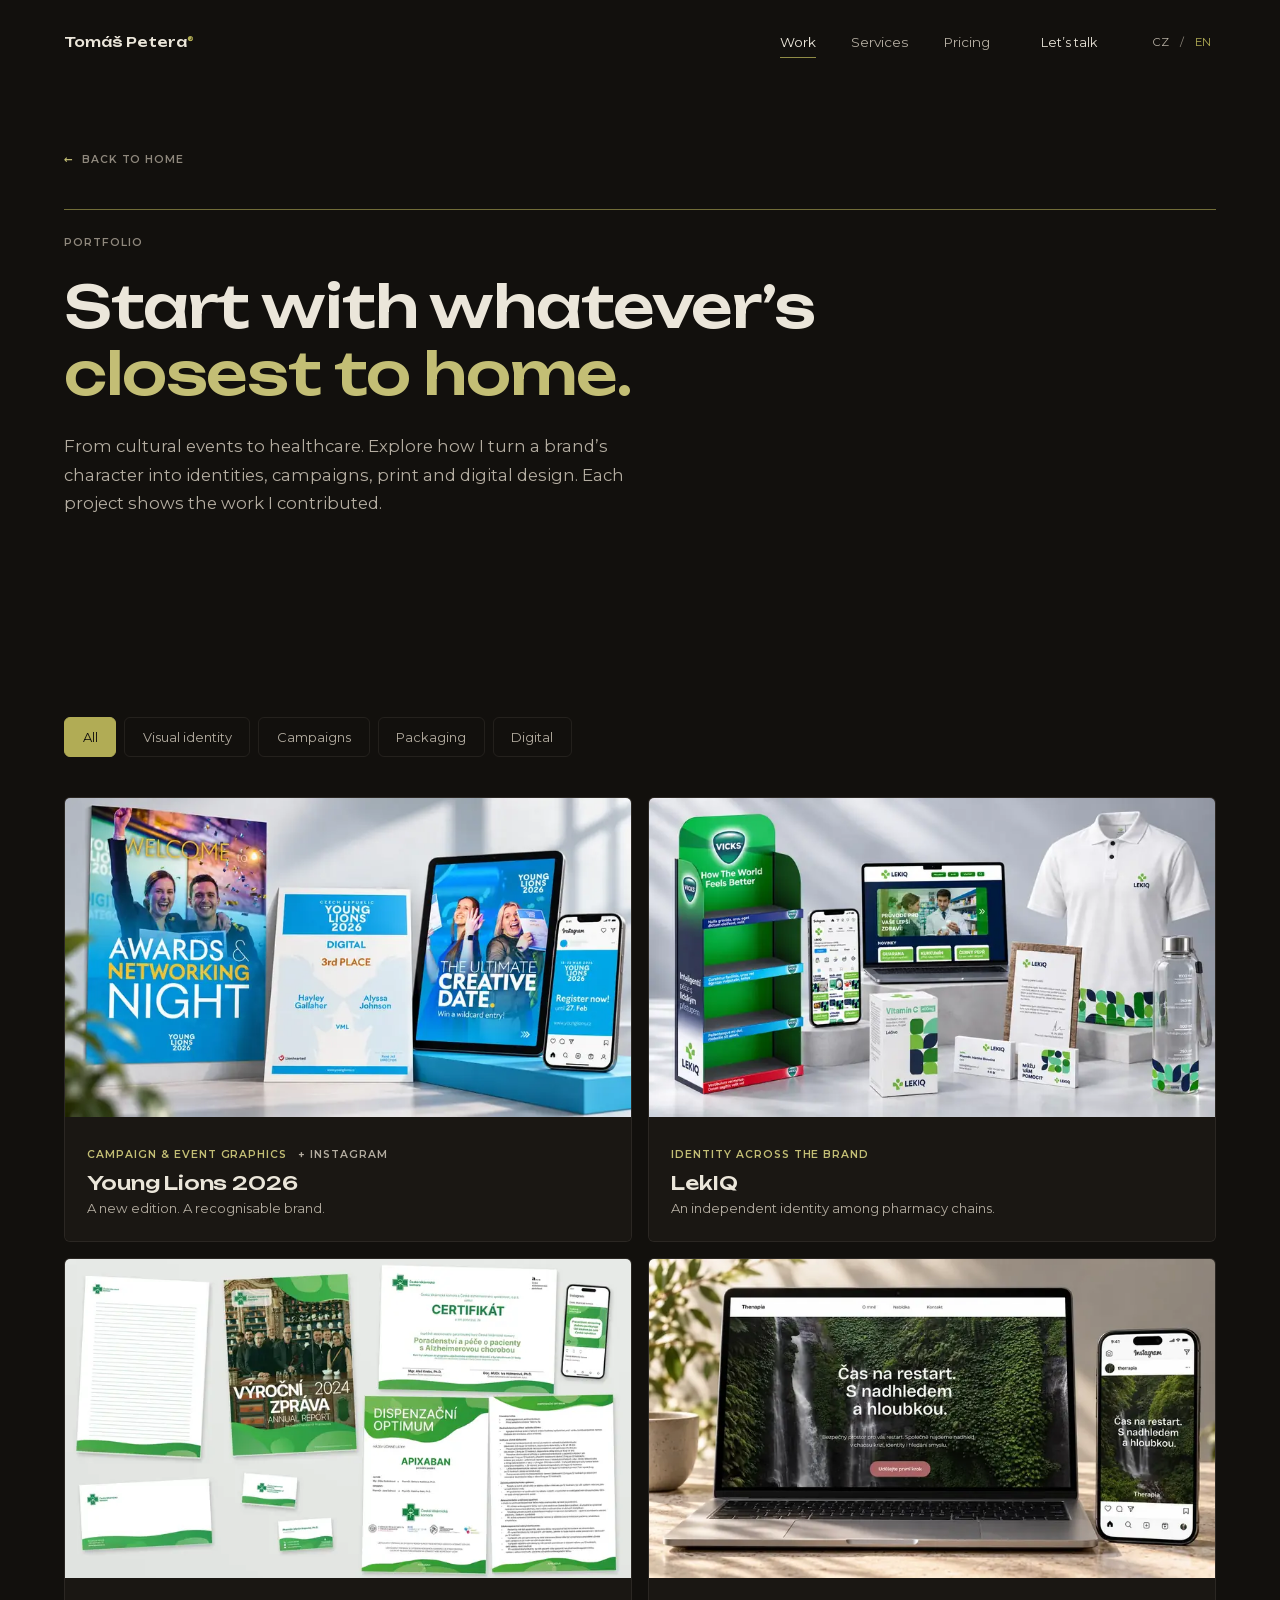
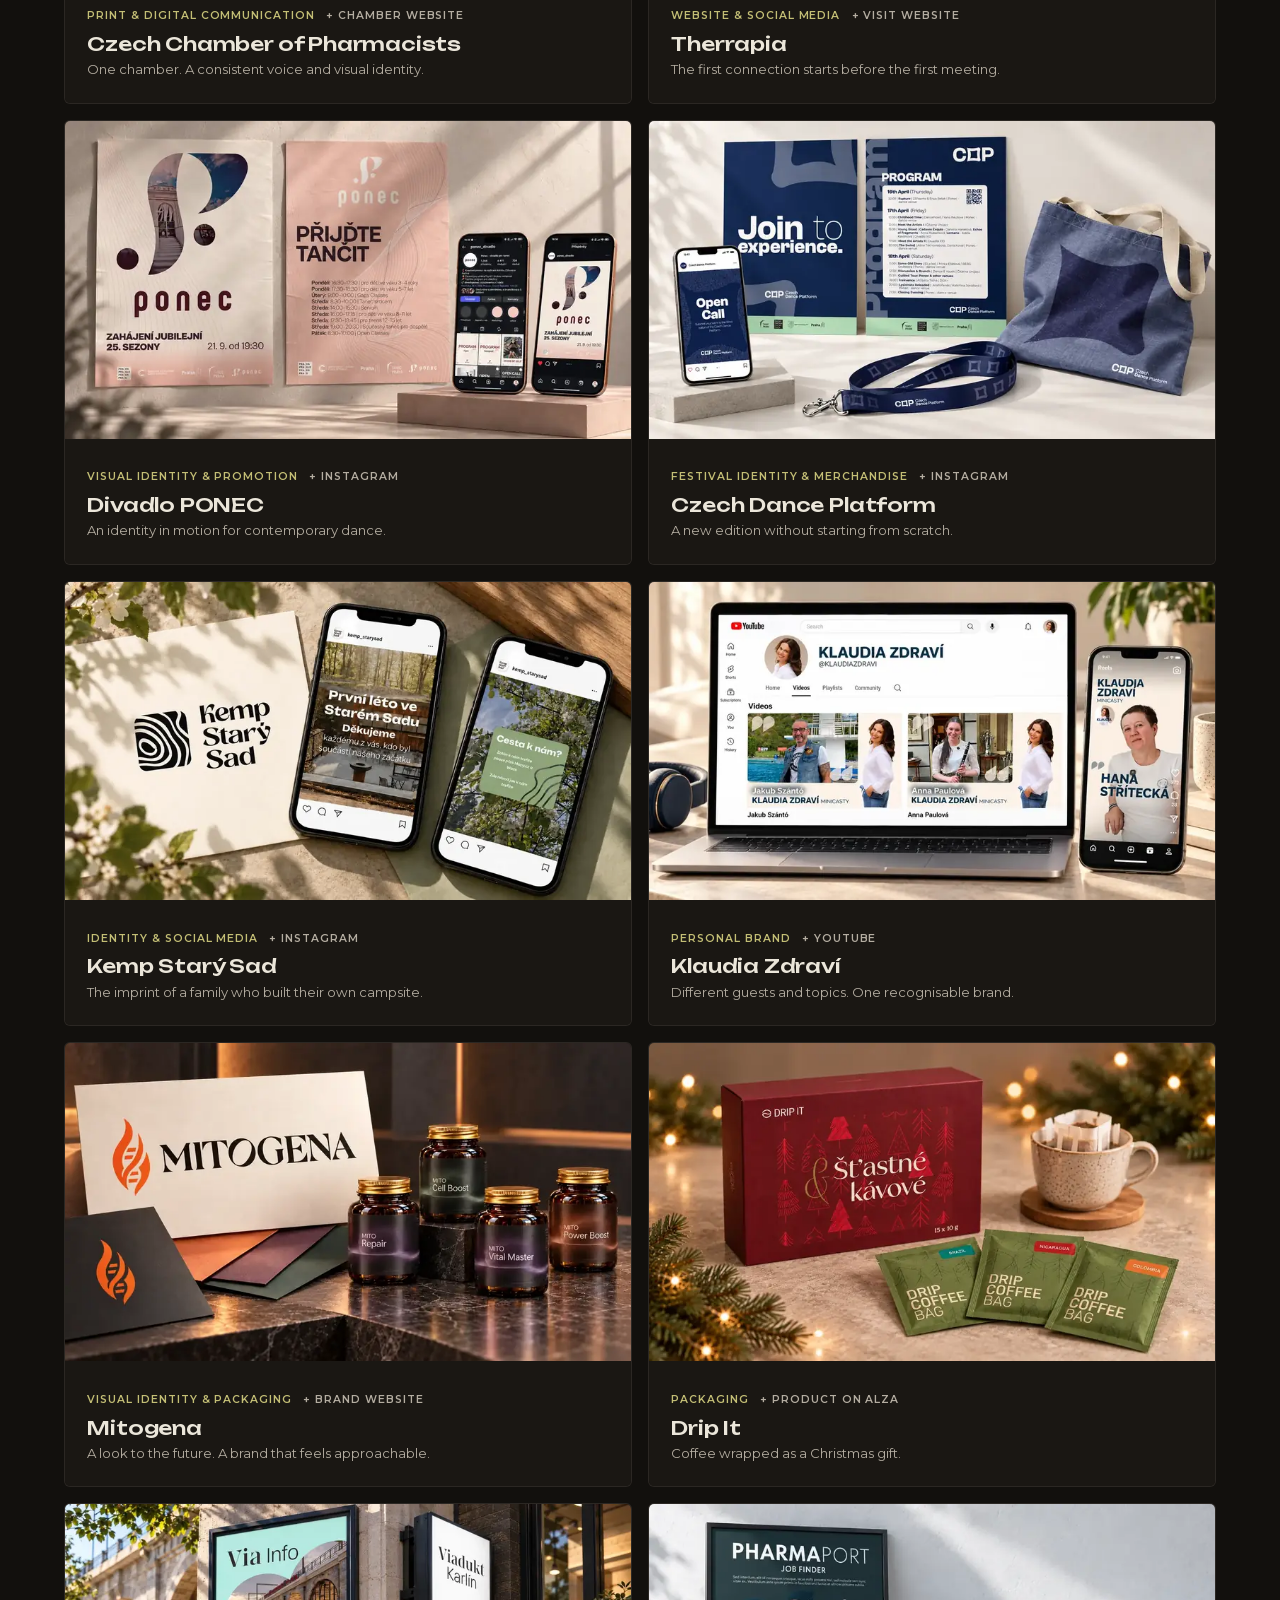
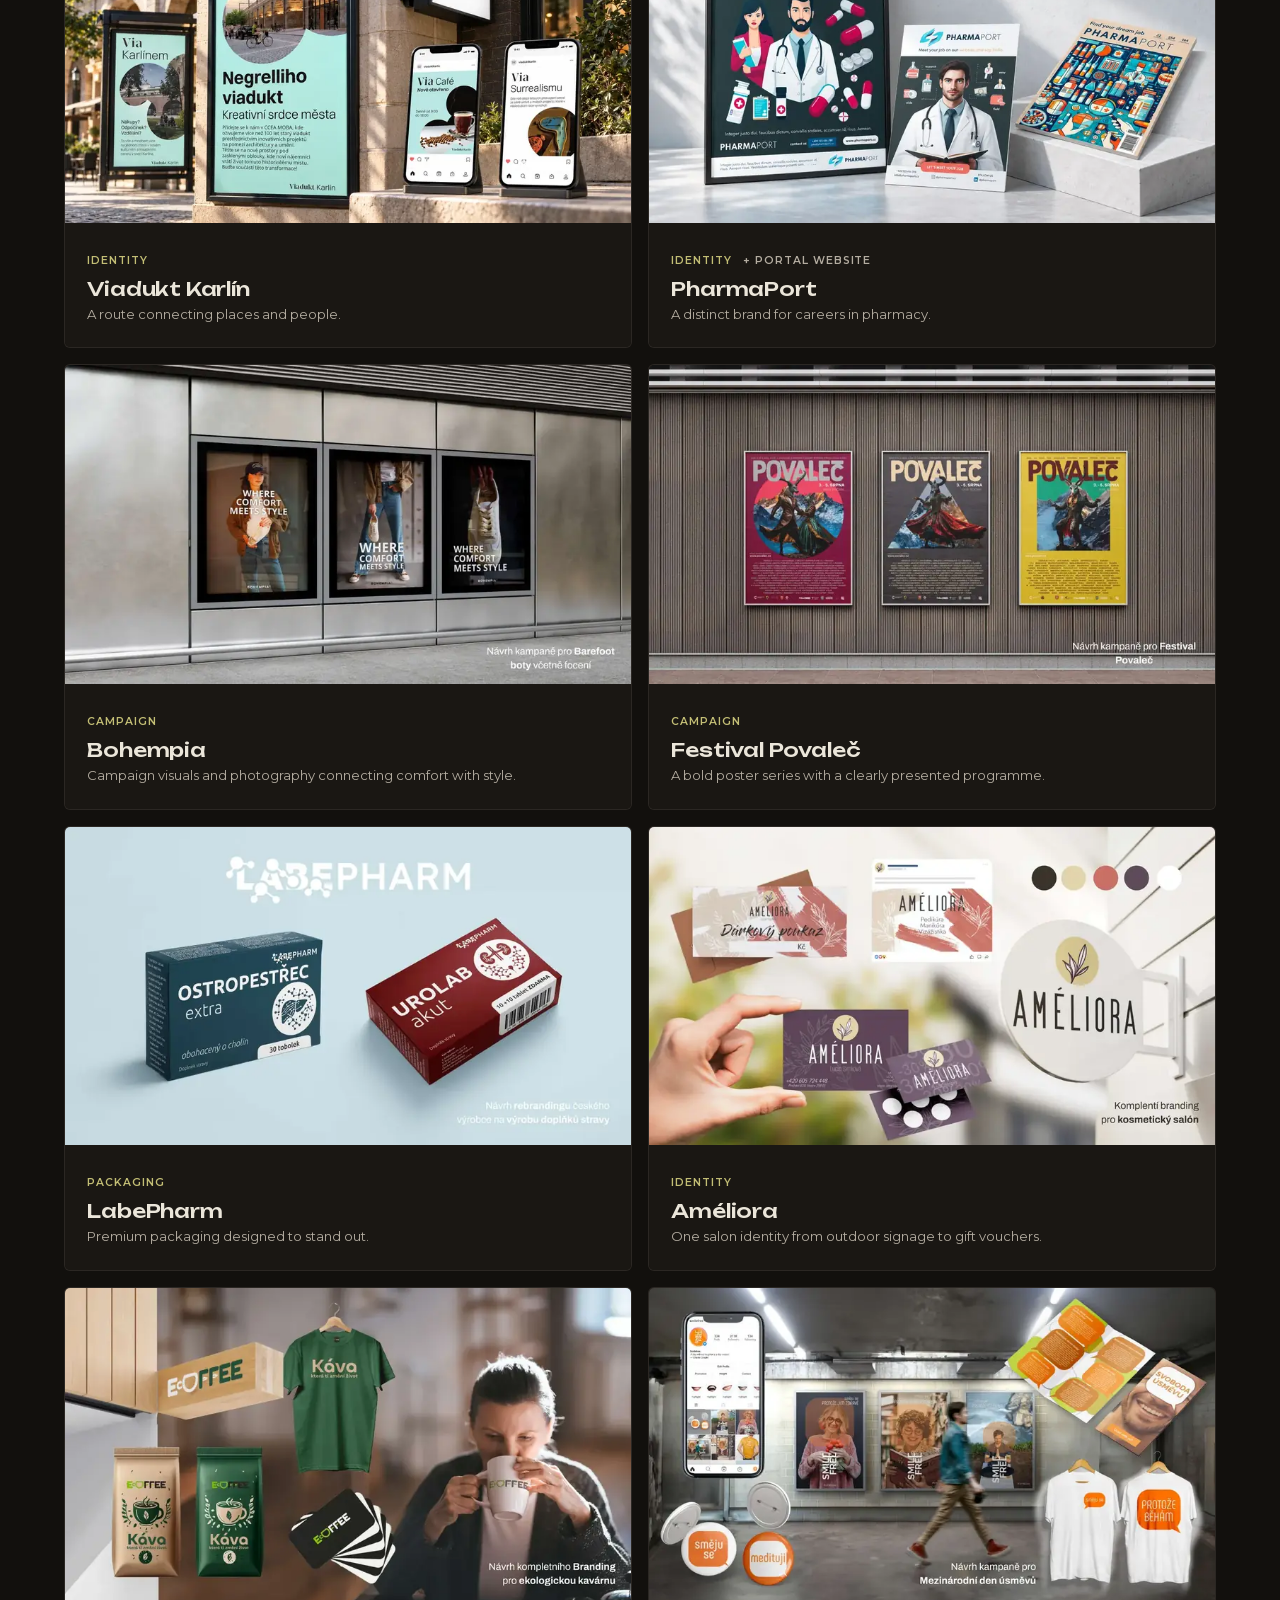
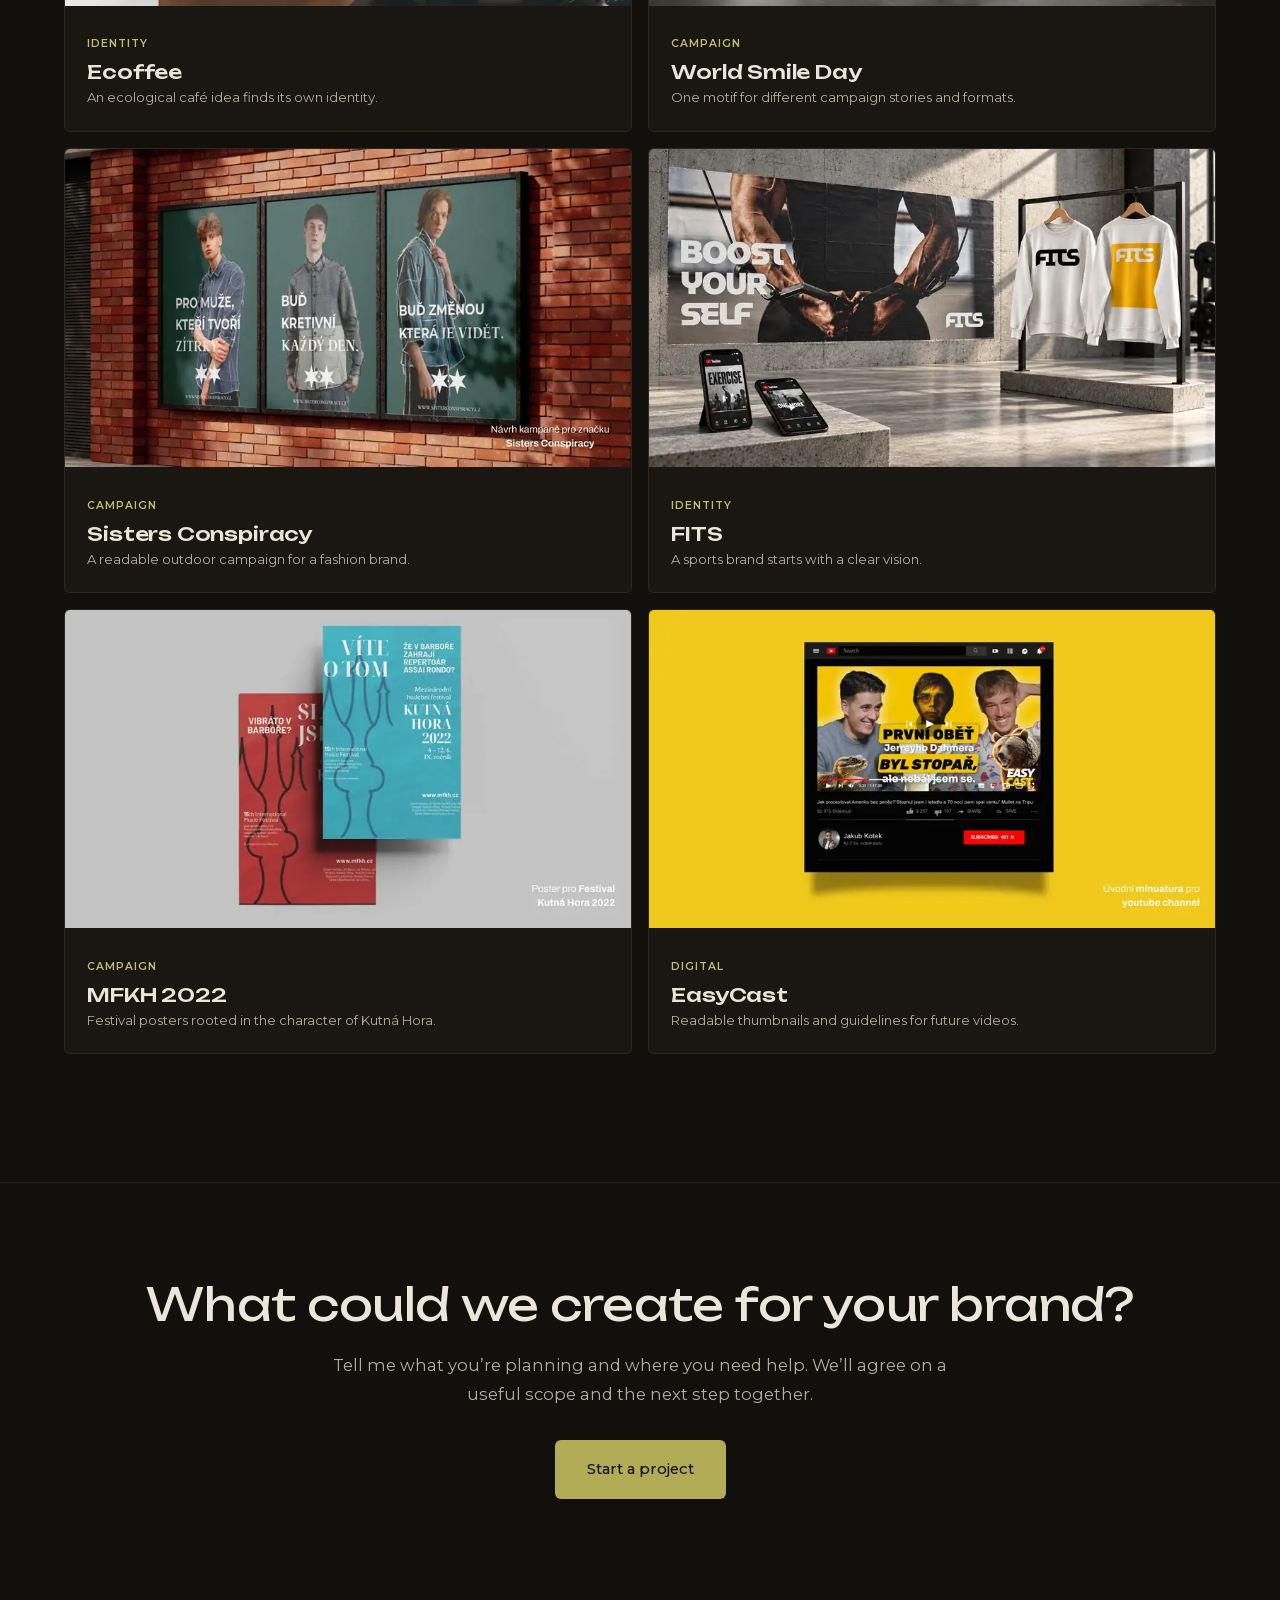
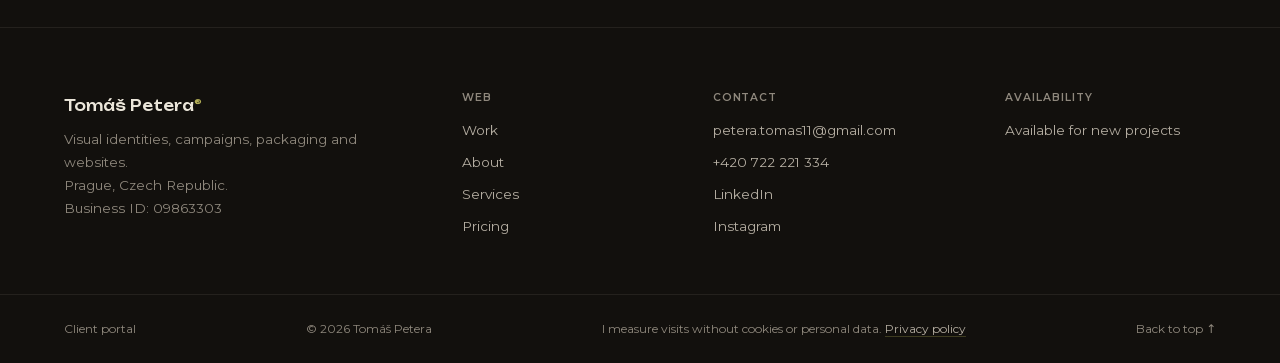
<file: work-en.html>
<!DOCTYPE html>

<html lang="en">

<head>

<meta charset="UTF-8">

<meta name="viewport" content="width=device-width, initial-scale=1.0">



<title>Portfolio of Tomáš Petera | Logos, Visual Identities &amp; Campaigns</title>

<meta name="description" content="Explore projects for Young Lions, LekIQ, the Czech Chamber of Pharmacists, Therrapia, PONEC and more. Visual identities, campaigns, print and digital design by Tomáš Petera.">

<meta name="theme-color" content="#12100D">

<link rel="canonical" href="https://tomaspetera.cz/work-en.html">



<meta property="og:title" content="Portfolio of Tomáš Petera, Graphic Designer">

<meta property="og:description" content="Explore projects for Young Lions, LekIQ, the Czech Chamber of Pharmacists, Therrapia, PONEC and more. Visual identities, campaigns, print and digital design by Tomáš Petera.">

<meta property="og:type" content="website">

<meta property="og:url" content="https://tomaspetera.cz/work-en.html">

<meta property="og:site_name" content="Tomáš Petera">

<meta property="og:locale" content="en_GB">

<meta property="og:image" content="https://tomaspetera.cz/og-cover.jpg">

<meta property="og:image:alt" content="Tomáš Petera, graphic designer, Prague">

<meta property="og:image:width" content="1200">

<meta property="og:image:height" content="630">

<meta property="og:image:type" content="image/jpeg">

<meta name="twitter:card" content="summary_large_image">

<meta name="twitter:title" content="Portfolio of Tomáš Petera, Graphic Designer">

<meta name="twitter:description" content="Explore projects for Young Lions, LekIQ, the Czech Chamber of Pharmacists, Therrapia, PONEC and more. Visual identities, campaigns, print and digital design by Tomáš Petera.">

<meta name="twitter:image" content="https://tomaspetera.cz/og-cover.jpg">



<link rel="preload" as="font" type="font/woff2" href="assets/fonts/unbounded.woff2" crossorigin>

<link rel="preload" as="font" type="font/woff2" href="assets/fonts/montserrat.woff2" crossorigin>

<link rel="stylesheet" href="assets/css/style.css?v=20261030">



<script type="application/ld+json">{

  "@context": "https://schema.org",

  "@type": "CollectionPage",

  "@id": "https://tomaspetera.cz/prace.html",

  "name": "Portfolio of Tomáš Petera",

  "description": "Vizuální identity, kampaně, packaging a digitál od grafického designéra Tomáše Petery.",

  "isPartOf": {

    "@type": "WebSite",

    "name": "Tomáš Petera",

    "url": "https://tomaspetera.cz/"

  },

  "mainEntity": {

    "@type": "ItemList",

    "numberOfItems": 22,

    "itemListElement": [

      {

        "@type": "ListItem",

        "position": 1,

        "item": {

          "@type": "CreativeWork",

          "name": "Young Lions 2026",

          "genre": "Campaign & event graphics",

          "description": "A new edition. A recognisable brand. The look of Young Lions used to change significantly each year. Since 2024, we have developed a consistent direction, bringing it together into a cohesive identity in 2026. It connects campaigns, social media graphics and competition materials. Each edition has room for its own content while building on a shared brand.",

          "image": "https://tomaspetera.cz/assets/img/younglions.webp",

          "creator": {

            "@type": "Person",

            "name": "Tomáš Petera"

          }

        }

      },

      {

        "@type": "ListItem",

        "position": 2,

        "item": {

          "@type": "CreativeWork",

          "name": "LekIQ",

          "genre": "Identity across the brand",

          "description": "An independent identity among pharmacy chains. How can an independent pharmacy stand out among established chains? LekIQ is a complete identity proposal for an existing pharmacy that had no visual identity of its own. This bachelor’s project develops the brand across its logo, packaging, merchandise, co-branding, website and social media. Its aim is to support visibility and recognition. The proposal has not been implemented.",

          "image": "https://tomaspetera.cz/assets/img/lekiq.webp",

          "creator": {

            "@type": "Person",

            "name": "Tomáš Petera"

          }

        }

      },

      {

        "@type": "ListItem",

        "position": 3,

        "item": {

          "@type": "CreativeWork",

          "name": "Czech Chamber of Pharmacists",

          "genre": "Print & digital communication",

          "description": "One chamber. A consistent voice and visual identity. From internal documents to public communications, the Czech Chamber of Pharmacists needed an identity that worked throughout the organisation’s daily operations. My proposal won the tender, and I developed it across internal and external materials. The redesign brought together the chamber’s public presence and the documents its people use every day.",

          "image": "https://tomaspetera.cz/assets/img/clnk.webp",

          "creator": {

            "@type": "Person",

            "name": "Tomáš Petera"

          }

        }

      },

      {

        "@type": "ListItem",

        "position": 4,

        "item": {

          "@type": "CreativeWork",

          "name": "Therrapia",

          "genre": "Website & social media",

          "description": "The first connection starts before the first meeting. A new therapy practice needed to introduce its services and make that first enquiry feel approachable. I created Therrapia’s visual identity and extended it to the website and social profiles, including LinkedIn. A calm visual style connects the channels into a cohesive presence. The website and profiles continue to serve the practice after handover.",

          "image": "https://tomaspetera.cz/assets/img/therrapia.webp",

          "creator": {

            "@type": "Person",

            "name": "Tomáš Petera"

          }

        }

      },

      {

        "@type": "ListItem",

        "position": 5,

        "item": {

          "@type": "CreativeWork",

          "name": "Divadlo PONEC",

          "genre": "Visual identity & promotion",

          "description": "An identity in motion for contemporary dance. The new identity gives PONEC Theatre a dynamic, contemporary expression within the Tanec Praha family. Keeping the existing PONEC wordmark, I created a new symbol and a complete visual system. Expressive lines bring movement from the stage into the graphics, while shared typography connects the theatre with Tanec Praha and Czech Dance Platform. Applications include posters, class promotions and social media graphics. I did not design the website.",

          "image": "https://tomaspetera.cz/assets/img/ponec.webp",

          "creator": {

            "@type": "Person",

            "name": "Tomáš Petera"

          }

        }

      },

      {

        "@type": "ListItem",

        "position": 6,

        "item": {

          "@type": "CreativeWork",

          "name": "Czech Dance Platform",

          "genre": "Festival identity & merchandise",

          "description": "A new edition without starting from scratch. Czech Dance Platform used to change its visual expression with each edition. It needed a shared foundation for future communications. I created a new identity, from the wordmark and colours to the rules for their use. Shared typography connects it with Tanec Praha and PONEC Theatre, while its own visual language gives it an independent presence. The identity is designed for this festival and future editions.",

          "image": "https://tomaspetera.cz/assets/img/cdp.webp",

          "creator": {

            "@type": "Person",

            "name": "Tomáš Petera"

          }

        }

      },

      {

        "@type": "ListItem",

        "position": 7,

        "item": {

          "@type": "CreativeWork",

          "name": "Kemp Starý Sad",

          "genre": "Visual identity",

          "description": "The imprint of a family who built their own campsite. Starý Sad was built by the family who owns it. Acacia wood from around the campsite became part of the space and an inspiration for its new identity. The symbol combines wood grain with a fingerprint: the material the campsite grew from and the personal imprint of its creators. The complete identity gives the new campsite a contemporary look rooted in its story. I did not design the website.",

          "image": "https://tomaspetera.cz/assets/img/kemp-stary-sad.webp",

          "creator": {

            "@type": "Person",

            "name": "Tomáš Petera"

          }

        }

      },

      {

        "@type": "ListItem",

        "position": 8,

        "item": {

          "@type": "CreativeWork",

          "name": "Klaudia Zdraví",

          "genre": "Personal brand",

          "description": "Different guests and topics. One recognisable brand. In her minicasts, Klaudia Zúsková explores health, lifestyle and sport with experts and elite athletes. Her personal brand needed a consistent look for conversations on YouTube and Instagram. I created the logo, complete identity and communication graphics, including video thumbnails and social formats. Our collaboration began with Zdravě žít, a programme by Charles University’s Faculty of Medicine in Hradec Králové, linked below.",

          "image": "https://tomaspetera.cz/assets/img/klaudia-zdravi.webp",

          "creator": {

            "@type": "Person",

            "name": "Tomáš Petera"

          }

        }

      },

      {

        "@type": "ListItem",

        "position": 9,

        "item": {

          "@type": "CreativeWork",

          "name": "Mitogena",

          "genre": "Visual identity & packaging",

          "description": "A look to the future. A brand that feels approachable. Mitogena brings red light therapy, IV therapy and supplements together in one space. The new brand needed to present a premium offering while feeling approachable. In collaboration with Red Light Therapy, I created a complete identity with a futuristic character and distinctive visual elements, extending it to IV bags, boxes, vial labels and social media graphics. I did not design the website.",

          "image": "https://tomaspetera.cz/assets/img/mitogena.webp",

          "creator": {

            "@type": "Person",

            "name": "Tomáš Petera"

          }

        }

      },

      {

        "@type": "ListItem",

        "position": 10,

        "item": {

          "@type": "CreativeWork",

          "name": "Drip It",

          "genre": "Packaging",

          "description": "Coffee wrapped as a Christmas gift. The DRIP IT Christmas edition needed festive packaging with a subtly premium feel. I designed the gift box and the individual coffee sachets. A burgundy palette and illustrated Christmas motifs are complemented by UV varnish on the front of the box. The design connects the outer packaging with its contents, presenting the coffee as a ready-to-give gift.",

          "image": "https://tomaspetera.cz/assets/img/drip-it.webp",

          "creator": {

            "@type": "Person",

            "name": "Tomáš Petera"

          }

        }

      },

      {

        "@type": "ListItem",

        "position": 11,

        "item": {

          "@type": "CreativeWork",

          "name": "Viadukt Karlín",

          "genre": "Visual identity",

          "description": "A route connecting places and people. How could the old and new parts of Karlín be connected, giving the spaces beneath the viaduct a shared identity? Viktoria Bobr and I submitted VIA (Latin for “route”) to the design competition. The name can evolve with each place and use: VIA Karlín, VIA café, VIA gallery. It provides a common foundation for cultural and commercial spaces. The project was an equal collaboration and was not selected for implementation.",

          "image": "https://tomaspetera.cz/assets/img/viadukt.webp",

          "creator": {

            "@type": "Person",

            "name": "Tomáš Petera"

          }

        }

      },

      {

        "@type": "ListItem",

        "position": 12,

        "item": {

          "@type": "CreativeWork",

          "name": "PharmaPort",

          "genre": "Complete branding",

          "description": "A distinct brand for careers in pharmacy. PharmaPort connects employers with people seeking work in pharmacies and other pharmaceutical operations. The new project needed a distinct identity to introduce itself to the market. I created the visual identity and social media templates. The collaboration later continued with a report offered to email subscribers. I did not design the website.",

          "image": "https://tomaspetera.cz/assets/img/pharmaport.webp",

          "creator": {

            "@type": "Person",

            "name": "Tomáš Petera"

          }

        }

      },

      {

        "@type": "ListItem",

        "position": 13,

        "item": {

          "@type": "CreativeWork",

          "name": "Bohempia",

          "genre": "Campaign + photography",

          "description": "Comfort takes centre stage in this campaign for Bohempia barefoot shoes. The “Where comfort meets style” visuals are supported by product and lifestyle photography.",

          "image": "https://tomaspetera.cz/assets/img/bohempia.webp",

          "creator": {

            "@type": "Person",

            "name": "Tomáš Petera"

          }

        }

      },

      {

        "@type": "ListItem",

        "position": 14,

        "item": {

          "@type": "CreativeWork",

          "name": "Festival Povaleč",

          "genre": "Campaign",

          "description": "Three colourways, one festival. The Povaleč poster series pairs a bold visual with a clearly structured programme.",

          "image": "https://tomaspetera.cz/assets/img/povalec.webp",

          "creator": {

            "@type": "Person",

            "name": "Tomáš Petera"

          }

        }

      },

      {

        "@type": "ListItem",

        "position": 15,

        "item": {

          "@type": "CreativeWork",

          "name": "LabePharm",

          "genre": "Rebranding + packaging",

          "description": "Premium packaging designed to stand out. A packaging brief for UroLab Acut became the starting point for a student rebranding concept for LabePharm. Red helps the proposed packaging stand out. The identity connects the brand name with water molecules, extended across packaging with active-ingredient structures and organ illustrations. The concept shown was not implemented. A later commission produced the UroLab Effect packaging, following the client’s existing identity and differing from this proposal. See the actual packaging below.",

          "image": "https://tomaspetera.cz/assets/img/labepharm.webp",

          "creator": {

            "@type": "Person",

            "name": "Tomáš Petera"

          }

        }

      },

      {

        "@type": "ListItem",

        "position": 16,

        "item": {

          "@type": "CreativeWork",

          "name": "Améliora",

          "genre": "Complete branding",

          "description": "From the salon’s exterior to its gift vouchers. Améliora’s identity connects the logo, colours, business cards, outdoor signage and social media.",

          "image": "https://tomaspetera.cz/assets/img/ameliora.webp",

          "creator": {

            "@type": "Person",

            "name": "Tomáš Petera"

          }

        }

      },

      {

        "@type": "ListItem",

        "position": 17,

        "item": {

          "@type": "CreativeWork",

          "name": "Ecoffee",

          "genre": "Branding + packaging",

          "description": "An ecological café idea finds its own identity. Ecoffee is a student visual identity concept for a café built around an ecological approach. It translates that focus into a cohesive brand and a direction for future communication. This is an unrealised personal concept; the coffee packaging in the mockup is illustrative and is not my packaging design.",

          "image": "https://tomaspetera.cz/assets/img/ecoffee.webp",

          "creator": {

            "@type": "Person",

            "name": "Tomáš Petera"

          }

        }

      },

      {

        "@type": "ListItem",

        "position": 18,

        "item": {

          "@type": "CreativeWork",

          "name": "World Smile Day",

          "genre": "Campaign",

          "description": "A simple idea with room for many answers. The “I smile because…” campaign uses a speech-bubble system across posters, badges, merchandise and social media.",

          "image": "https://tomaspetera.cz/assets/img/den-usmevu.webp",

          "creator": {

            "@type": "Person",

            "name": "Tomáš Petera"

          }

        }

      },

      {

        "@type": "ListItem",

        "position": 19,

        "item": {

          "@type": "CreativeWork",

          "name": "Sisters Conspiracy",

          "genre": "Brand campaign",

          "description": "A fashion brand on the streets. The Sisters Conspiracy outdoor campaign combines bold typography and short messages with product imagery.",

          "image": "https://tomaspetera.cz/assets/img/sisters-conspiracy.webp",

          "creator": {

            "@type": "Person",

            "name": "Tomáš Petera"

          }

        }

      },

      {

        "@type": "ListItem",

        "position": 20,

        "item": {

          "@type": "CreativeWork",

          "name": "FITS",

          "genre": "Startup branding",

          "description": "A sports brand starts with a clear vision. FITS is a personal concept for an exercise clothing brand combining performance and aesthetics. I created a complete visual identity, from the logo to posters, as a foundation for future development. An MBA project also explored the business model and marketing strategy. The brand has not launched; clothing designs and social media are not part of the project.",

          "image": "https://tomaspetera.cz/assets/img/fits.webp",

          "creator": {

            "@type": "Person",

            "name": "Tomáš Petera"

          }

        }

      },

      {

        "@type": "ListItem",

        "position": 21,

        "item": {

          "@type": "CreativeWork",

          "name": "MFKH 2022",

          "genre": "Poster",

          "description": "A music festival connected to its setting. The MFKH 2022 posters feature an illustration of St Barbara’s Cathedral in two colourways.",

          "image": "https://tomaspetera.cz/assets/img/kutna-hora.webp",

          "creator": {

            "@type": "Person",

            "name": "Tomáš Petera"

          }

        }

      },

      {

        "@type": "ListItem",

        "position": 22,

        "item": {

          "@type": "CreativeWork",

          "name": "EasyCast",

          "genre": "Digital",

          "description": "A visual style for the EasyCast YouTube channel. Thumbnail design and guidelines for future videos, with a focus on readability at small sizes.",

          "image": "https://tomaspetera.cz/assets/img/easycast.webp",

          "creator": {

            "@type": "Person",

            "name": "Tomáš Petera"

          }

        }

      }

    ]

  }

}</script>

<link rel="icon" type="image/x-icon" sizes="16x16 32x32 48x48" href="/favicon.ico?v=20261030">

<link rel="icon" type="image/png" sizes="32x32" href="/favicon32.png?v=20261030">

<link rel="icon" type="image/png" sizes="96x96" href="/favicon96.png?v=20261030">

<link rel="icon" type="image/png" sizes="512x512" href="/favicon512.png?v=20261030">

<link rel="apple-touch-icon" sizes="180x180" href="/appletouchicon.png?v=20261030">



<link rel="alternate" hreflang="cs" href="https://tomaspetera.cz/prace.html">

<link rel="alternate" hreflang="en" href="https://tomaspetera.cz/work-en.html">

<link rel="alternate" hreflang="x-default" href="https://tomaspetera.cz/prace.html">

</head>



<body>



<a href="#work" class="skip">Skip to projects</a>







<header class="nav" id="nav">

  <a href="en.html" class="nav__logo">Tomáš&nbsp;Petera<i>®</i></a>

  <nav class="nav__links">

    <a href="work-en.html" class="is-here">Work</a>

    <a href="en.html#services">Services</a>

    <a href="en.html#pricing">Pricing</a>

  </nav>

  <a href="en.html#contact" class="btn btn--sm"><span>Let’s talk</span></a>

  <nav class="nav__lang" aria-label="Language"><a href="/prace.html" lang="cs" hreflang="cs" aria-label="Čeština">CZ</a><span aria-hidden="true">/</span><a href="/work-en.html" lang="en" hreflang="en" aria-label="English" aria-current="true">EN</a></nav>

  <button class="burger" id="burger" aria-label="Menu"><span></span><span></span></button>

</header>



<div class="menu" id="menu">

  <a href="en.html">Home</a>

  <a href="work-en.html">Work</a>

  <a href="en.html#about">About</a>

  <a href="en.html#services">Services</a>

  <a href="en.html#pricing">Pricing</a>

  <a href="en.html#contact">Let’s talk</a>

</div>



<button class="totop" id="toTop" aria-label="Back to top">↑</button>



<main id="top">



<section class="page-head">

  <div class="container">

    <a href="en.html" class="back"><i>&#8592;</i> Back to home</a>

    <p class="eyebrow reveal">Portfolio</p>

    <h1 class="page-head__title reveal">Start with whatever’s<br><span class="accent">closest to home.</span></h1>

    <p class="lead reveal">From cultural events to healthcare. Explore how I turn a brand’s character into identities, campaigns, print and digital design. Each project shows the work I contributed.</p>

  </div>

</section>



<section class="work" id="work">

  <div class="container">



    <div class="filters reveal" id="filters">

      <button class="filter is-on" data-filter="all">All</button>

      <button class="filter" data-filter="identita">Visual identity</button>

      <button class="filter" data-filter="kampan">Campaigns</button>

      <button class="filter" data-filter="packaging">Packaging</button>

      <button class="filter" data-filter="digital">Digital</button>

    </div>

    <h2 class="vh">Projects</h2>

    <div class="grid" id="grid">



      <figure class="item" id="younglions" data-url="https://www.instagram.com/younglionscz/" data-url-label="Instagram" data-url-type="instagram" tabindex="0" role="button" aria-label="Open Young Lions 2026 project" data-cat="identita kampan digital" data-img="assets/img/younglions.webp" data-title="Young Lions 2026" data-meta="Visual identity · ongoing collaboration since 2024" data-desc="A new edition. A recognisable brand. The look of Young Lions used to change significantly each year. Since 2024, we have developed a consistent direction, bringing it together into a cohesive identity in 2026. It connects campaigns, social media graphics and competition materials. Each edition has room for its own content while building on a shared brand.">

    <img src="assets/img/younglions-800.webp" srcset="assets/img/younglions-480.webp 480w, assets/img/younglions-800.webp 800w, assets/img/younglions-1200.webp 1200w" sizes="(max-width: 860px) 90vw, min(46vw, 590px)" alt="Young Lions 2026 – project preview" width="1600" height="900" decoding="async"><figcaption><span class="item__cat">Campaign &amp; event graphics</span><span class="item__ext">+ Instagram</span><h3>Young Lions 2026</h3><p>A new edition. A recognisable brand.</p></figcaption></figure>

<figure class="item" id="lekiq" tabindex="0" role="button" aria-label="Open LekIQ project" data-cat="identita packaging" data-img="assets/img/lekiq.webp" data-title="LekIQ" data-meta="Bachelor’s project · unrealised proposal" data-desc="An independent identity among pharmacy chains. How can an independent pharmacy stand out among established chains? LekIQ is a complete identity proposal for an existing pharmacy that had no visual identity of its own. This bachelor’s project develops the brand across its logo, packaging, merchandise, co-branding, website and social media. Its aim is to support visibility and recognition. The proposal has not been implemented.">

    <img src="assets/img/lekiq-800.webp" srcset="assets/img/lekiq-480.webp 480w, assets/img/lekiq-800.webp 800w, assets/img/lekiq-1200.webp 1200w" sizes="(max-width: 860px) 90vw, min(46vw, 590px)" alt="LekIQ – project preview" width="1600" height="900" loading="eager" fetchpriority="high" decoding="async"><figcaption><span class="item__cat">Identity across the brand</span><h3>LekIQ</h3><p>An independent identity among pharmacy chains.</p></figcaption></figure>

<figure class="item" id="clnk" data-url="https://lekarnici.cz/" data-url-label="Chamber website" data-url-type="web" tabindex="0" role="button" aria-label="Open Czech Chamber of Pharmacists project" data-cat="identita digital" data-img="assets/img/clnk.webp" data-title="Czech Chamber of Pharmacists" data-meta="Tender-winning proposal · implemented redesign" data-desc="One chamber. A consistent voice and visual identity. From internal documents to public communications, the Czech Chamber of Pharmacists needed an identity that worked throughout the organisation’s daily operations. My proposal won the tender, and I developed it across internal and external materials. The redesign brought together the chamber’s public presence and the documents its people use every day.">

    <img src="assets/img/clnk-800.webp" srcset="assets/img/clnk-480.webp 480w, assets/img/clnk-800.webp 800w, assets/img/clnk-1200.webp 1200w" sizes="(max-width: 860px) 90vw, min(46vw, 590px)" alt="Czech Chamber of Pharmacists – project preview" width="1600" height="900" loading="lazy" decoding="async"><figcaption><span class="item__cat">Print &amp; digital communication</span><span class="item__ext">+ chamber website</span><h3>Czech Chamber of Pharmacists</h3><p>One chamber. A consistent voice and visual identity.</p></figcaption></figure>

<figure class="item" id="therrapia" data-url="https://therrapia.cz/" data-url-label="Visit website" data-url-type="web" tabindex="0" role="button" aria-label="Open Therrapia project" data-cat="digital identita" data-img="assets/img/therrapia.webp" data-title="Therrapia" data-meta="Visual identity · website · social media" data-desc="The first connection starts before the first meeting. A new therapy practice needed to introduce its services and make that first enquiry feel approachable. I created Therrapia’s visual identity and extended it to the website and social profiles, including LinkedIn. A calm visual style connects the channels into a cohesive presence. The website and profiles continue to serve the practice after handover.">

    <img src="assets/img/therrapia-800.webp" srcset="assets/img/therrapia-480.webp 480w, assets/img/therrapia-800.webp 800w, assets/img/therrapia-1200.webp 1200w" sizes="(max-width: 860px) 90vw, min(46vw, 590px)" alt="Therrapia – project preview" width="1600" height="900" loading="lazy" decoding="async"><figcaption><span class="item__cat">Website &amp; social media</span><span class="item__ext">+ visit website</span><h3>Therrapia</h3><p>The first connection starts before the first meeting.</p></figcaption></figure>

<figure class="item" id="ponec" data-url="https://www.instagram.com/ponec_divadlo/" data-url-label="Instagram" data-url-type="instagram" tabindex="0" role="button" aria-label="Open PONEC Theatre project" data-cat="identita kampan digital" data-img="assets/img/ponec.webp" data-title="Divadlo PONEC" data-meta="New identity retaining the PONEC wordmark" data-desc="An identity in motion for contemporary dance. The new identity gives PONEC Theatre a dynamic, contemporary expression within the Tanec Praha family. Keeping the existing PONEC wordmark, I created a new symbol and a complete visual system. Expressive lines bring movement from the stage into the graphics, while shared typography connects the theatre with Tanec Praha and Czech Dance Platform. Applications include posters, class promotions and social media graphics. I did not design the website.">

    <img src="assets/img/ponec-800.webp" srcset="assets/img/ponec-480.webp 480w, assets/img/ponec-800.webp 800w, assets/img/ponec-1200.webp 1200w" sizes="(max-width: 860px) 90vw, min(46vw, 590px)" alt="PONEC Theatre – project preview" width="1600" height="900" loading="lazy" decoding="async"><figcaption><span class="item__cat">Visual identity &amp; promotion</span><span class="item__ext">+ Instagram</span><h3>Divadlo PONEC</h3><p>An identity in motion for contemporary dance.</p></figcaption></figure>

<figure class="item" id="cdp" data-url="https://www.instagram.com/czechdanceplatform/" data-url-label="Instagram" data-url-type="instagram" tabindex="0" role="button" aria-label="Open Czech Dance Platform project" data-cat="identita kampan digital" data-img="assets/img/cdp.webp" data-title="Czech Dance Platform" data-meta="New festival identity for future editions" data-desc="A new edition without starting from scratch. Czech Dance Platform used to change its visual expression with each edition. It needed a shared foundation for future communications. I created a new identity, from the wordmark and colours to the rules for their use. Shared typography connects it with Tanec Praha and PONEC Theatre, while its own visual language gives it an independent presence. The identity is designed for this festival and future editions.">

    <img src="assets/img/cdp-800.webp" srcset="assets/img/cdp-480.webp 480w, assets/img/cdp-800.webp 800w, assets/img/cdp-1200.webp 1200w" sizes="(max-width: 860px) 90vw, min(46vw, 590px)" alt="Czech Dance Platform – project preview" width="1600" height="900" loading="lazy" decoding="async"><figcaption><span class="item__cat">Festival identity &amp; merchandise</span><span class="item__ext">+ Instagram</span><h3>Czech Dance Platform</h3><p>A new edition without starting from scratch.</p></figcaption></figure>



      <figure data-url="https://www.instagram.com/kemp_starysad/" data-url-label="Instagram" data-url-type="instagram" class="item" id="kemp-stary-sad" data-cat="identita digital"

        data-img="assets/img/kemp-stary-sad.webp"

        data-title="Kemp Starý Sad"

        data-meta="Complete visual identity"

        data-desc="The imprint of a family who built their own campsite. Starý Sad was built by the family who owns it. Acacia wood from around the campsite became part of the space and an inspiration for its new identity. The symbol combines wood grain with a fingerprint: the material the campsite grew from and the personal imprint of its creators. The complete identity gives the new campsite a contemporary look rooted in its story. I did not design the website.">

        <img src="assets/img/kemp-stary-sad-800.webp" alt="Kemp Starý Sad – logo &amp; social media" loading="lazy" decoding="async" width="1600" height="900" srcset="assets/img/kemp-stary-sad-480.webp 480w, assets/img/kemp-stary-sad-800.webp 800w, assets/img/kemp-stary-sad-1200.webp 1200w" sizes="(max-width: 860px) 90vw, min(46vw, 590px)">

        <figcaption><span class="item__cat">Identity &amp; social media</span><span class="item__ext">+ Instagram</span><h3>Kemp Starý Sad</h3><p>The imprint of a family who built their own campsite.</p></figcaption>

      </figure>



      <figure data-url-secondary="https://www.lfhk.cuni.cz/LFHK-615.html" data-url-secondary-label="Zdravě žít programme" data-url="https://www.youtube.com/@Klaudiazdravi" data-url-label="YouTube" data-url-type="web" class="item" id="klaudia-zdravi" data-cat="identita digital"

        data-img="assets/img/klaudia-zdravi.webp"

        data-title="Klaudia Zdraví"

        data-meta="Logo · identity · communication graphics"

        data-desc="Different guests and topics. One recognisable brand. In her minicasts, Klaudia Zúsková explores health, lifestyle and sport with experts and elite athletes. Her personal brand needed a consistent look for conversations on YouTube and Instagram. I created the logo, complete identity and communication graphics, including video thumbnails and social formats. Our collaboration began with Zdravě žít, a programme by Charles University’s Faculty of Medicine in Hradec Králové, linked below.">

        <img src="assets/img/klaudia-zdravi-800.webp" alt="Klaudia Zdraví – personal brand for videocasts" loading="lazy" decoding="async" width="1600" height="900" srcset="assets/img/klaudia-zdravi-480.webp 480w, assets/img/klaudia-zdravi-800.webp 800w, assets/img/klaudia-zdravi-1200.webp 1200w" sizes="(max-width: 860px) 90vw, min(46vw, 590px)">

        <figcaption><span class="item__cat">Personal brand</span><span class="item__ext">+ YouTube</span><h3>Klaudia Zdraví</h3><p>Different guests and topics. One recognisable brand.</p></figcaption>

      </figure>



      <figure data-url="https://www.mitogena.cz/" data-url-label="Brand website" data-url-type="web" class="item" id="mitogena" data-cat="identita packaging"

        data-img="assets/img/mitogena.webp"

        data-title="Mitogena"

        data-meta="Complete identity · product packaging"

        data-desc="A look to the future. A brand that feels approachable. Mitogena brings red light therapy, IV therapy and supplements together in one space. The new brand needed to present a premium offering while feeling approachable. In collaboration with Red Light Therapy, I created a complete identity with a futuristic character and distinctive visual elements, extending it to IV bags, boxes, vial labels and social media graphics. I did not design the website.">

        <img src="assets/img/mitogena-800.webp" alt="Mitogena – visual identity &amp; packaging" loading="lazy" decoding="async" width="1600" height="900" srcset="assets/img/mitogena-480.webp 480w, assets/img/mitogena-800.webp 800w, assets/img/mitogena-1200.webp 1200w" sizes="(max-width: 860px) 90vw, min(46vw, 590px)">

        <figcaption><span class="item__cat">Visual identity &amp; packaging</span><span class="item__ext">+ brand website</span><h3>Mitogena</h3><p>A look to the future. A brand that feels approachable.</p></figcaption>

      </figure>



      <figure data-url="https://www.alza.cz/drip-it-vanocni-edice-kavy-ve-filtru-15-10-g-brazil-d13153099.htm" data-url-label="Product on Alza" data-url-type="web" class="item" id="drip-it" data-cat="packaging"

        data-img="assets/img/drip-it.webp"

        data-title="Drip It"

        data-meta="Produced Christmas-edition packaging"

        data-desc="Coffee wrapped as a Christmas gift. The DRIP IT Christmas edition needed festive packaging with a subtly premium feel. I designed the gift box and the individual coffee sachets. A burgundy palette and illustrated Christmas motifs are complemented by UV varnish on the front of the box. The design connects the outer packaging with its contents, presenting the coffee as a ready-to-give gift.">

        <img src="assets/img/drip-it-800.webp" alt="Drip It – Christmas coffee packaging" loading="lazy" decoding="async" width="1600" height="900" srcset="assets/img/drip-it-480.webp 480w, assets/img/drip-it-800.webp 800w, assets/img/drip-it-1200.webp 1200w" sizes="(max-width: 860px) 90vw, min(46vw, 590px)">

        <figcaption><span class="item__cat">Packaging</span><span class="item__ext">+ product on Alza</span><h3>Drip It</h3><p>Coffee wrapped as a Christmas gift.</p></figcaption>

      </figure>



      <figure class="item" data-cat="identita"

        data-img="assets/img/viadukt.webp"

        data-title="Viadukt Karlín"

        data-meta="Competition proposal · co-author Viktoria Bobr"

        data-desc="A route connecting places and people. How could the old and new parts of Karlín be connected, giving the spaces beneath the viaduct a shared identity? Viktoria Bobr and I submitted VIA (Latin for “route”) to the design competition. The name can evolve with each place and use: VIA Karlín, VIA café, VIA gallery. It provides a common foundation for cultural and commercial spaces. The project was an equal collaboration and was not selected for implementation.">

        <img src="assets/img/viadukt-800.webp" alt="Viadukt Karlín – visual identity" loading="lazy" decoding="async" width="1600" height="900" srcset="assets/img/viadukt-480.webp 480w, assets/img/viadukt-800.webp 800w, assets/img/viadukt-1200.webp 1200w" sizes="(max-width: 860px) 90vw, min(46vw, 590px)">

        <figcaption><span class="item__cat">Identity</span><h3>Viadukt Karlín</h3><p>A route connecting places and people.</p></figcaption>

      </figure>



      <figure data-url="https://www.pharmaport.cz/" data-url-label="Portal website" data-url-type="web" class="item" data-cat="identita"

        data-img="assets/img/pharmaport.webp"

        data-title="PharmaPort"

        data-meta="Identity · social templates · report"

        data-desc="A distinct brand for careers in pharmacy. PharmaPort connects employers with people seeking work in pharmacies and other pharmaceutical operations. The new project needed a distinct identity to introduce itself to the market. I created the visual identity and social media templates. The collaboration later continued with a report offered to email subscribers. I did not design the website.">

        <img src="assets/img/pharmaport-800.webp" alt="PharmaPort – branding" loading="lazy" decoding="async" width="1600" height="900" srcset="assets/img/pharmaport-480.webp 480w, assets/img/pharmaport-800.webp 800w, assets/img/pharmaport-1200.webp 1200w" sizes="(max-width: 860px) 90vw, min(46vw, 590px)">

        <figcaption><span class="item__cat">Identity</span><span class="item__ext">+ portal website</span><h3>PharmaPort</h3><p>A distinct brand for careers in pharmacy.</p></figcaption>

      </figure>



      <figure class="item" data-cat="kampan"

        data-img="assets/img/bohempia.webp"

        data-title="Bohempia"

        data-meta="Campaign + photography"

        data-desc="For Bohempia barefoot shoes, I created the “Where comfort meets style” campaign, including product and lifestyle photography. The visuals connect comfort with product presentation and provide the brand with promotional materials.">

        <img src="assets/img/bohempia-800.webp" alt="Bohempia – campaign" loading="lazy" decoding="async" width="1600" height="900" srcset="assets/img/bohempia-480.webp 480w, assets/img/bohempia-800.webp 800w, assets/img/bohempia-1200.webp 1200w" sizes="(max-width: 860px) 90vw, min(46vw, 590px)">

        <figcaption><span class="item__cat">Campaign</span><h3>Bohempia</h3><p>Campaign visuals and photography connecting comfort with style.</p></figcaption>

      </figure>



      <figure class="item" data-cat="kampan"

        data-img="assets/img/povalec.webp"

        data-title="Festival Povaleč"

        data-meta="Campaign"

        data-desc="For the Povaleč festival, I designed a poster series in three colourways. A bold motif draws attention while a clear layout presents the programme. The variations retain a consistent festival identity.">

        <img src="assets/img/povalec-800.webp" alt="Povaleč Festival – campaign" loading="lazy" decoding="async" width="1600" height="900" srcset="assets/img/povalec-480.webp 480w, assets/img/povalec-800.webp 800w, assets/img/povalec-1200.webp 1200w" sizes="(max-width: 860px) 90vw, min(46vw, 590px)">

        <figcaption><span class="item__cat">Campaign</span><h3>Festival Povaleč</h3><p>A bold poster series with a clearly presented programme.</p></figcaption>

      </figure>



      <figure data-url="https://doplnky-stravy.heureka.cz/labepharm-urolab-effect-90-tablet_2/" data-url-label="Produced UroLab Effect packaging" data-url-type="web" class="item" data-cat="identita packaging"

        data-img="assets/img/labepharm.webp"

        data-title="LabePharm"

        data-meta="Student concept · separate production linked"

        data-desc="Premium packaging designed to stand out. A packaging brief for UroLab Acut became the starting point for a student rebranding concept for LabePharm. Red helps the proposed packaging stand out. The identity connects the brand name with water molecules, extended across packaging with active-ingredient structures and organ illustrations. The concept shown was not implemented. A later commission produced the UroLab Effect packaging, following the client’s existing identity and differing from this proposal. See the actual packaging below.">

        <img src="assets/img/labepharm-800.webp" alt="LabePharm – packaging" loading="lazy" decoding="async" width="1600" height="900" srcset="assets/img/labepharm-480.webp 480w, assets/img/labepharm-800.webp 800w, assets/img/labepharm-1200.webp 1200w" sizes="(max-width: 860px) 90vw, min(46vw, 590px)">

        <figcaption><span class="item__cat">Packaging</span><h3>LabePharm</h3><p>Premium packaging designed to stand out.</p></figcaption>

      </figure>



      <figure class="item" data-cat="identita"

        data-img="assets/img/ameliora.webp"

        data-title="Améliora"

        data-meta="Complete branding"

        data-desc="For Améliora beauty salon, I designed an identity for everyday customer interactions. The logo, colours, business cards, outdoor signage, vouchers and social media share one look, from the first impression of the salon to a return visit.">

        <img src="assets/img/ameliora-800.webp" alt="Améliora – branding" loading="lazy" decoding="async" width="1600" height="900" srcset="assets/img/ameliora-480.webp 480w, assets/img/ameliora-800.webp 800w, assets/img/ameliora-1200.webp 1200w" sizes="(max-width: 860px) 90vw, min(46vw, 590px)">

        <figcaption><span class="item__cat">Identity</span><h3>Améliora</h3><p>One salon identity from outdoor signage to gift vouchers.</p></figcaption>

      </figure>



      <figure class="item" data-cat="identita"

        data-img="assets/img/ecoffee.webp"

        data-title="Ecoffee"

        data-meta="Student visual identity concept"

        data-desc="An ecological café idea finds its own identity. Ecoffee is a student visual identity concept for a café built around an ecological approach. It translates that focus into a cohesive brand and a direction for future communication. This is an unrealised personal concept; the coffee packaging in the mockup is illustrative and is not my packaging design.">

        <img src="assets/img/ecoffee-800.webp" alt="Ecoffee – branding" loading="lazy" decoding="async" width="1600" height="900" srcset="assets/img/ecoffee-480.webp 480w, assets/img/ecoffee-800.webp 800w, assets/img/ecoffee-1200.webp 1200w" sizes="(max-width: 860px) 90vw, min(46vw, 590px)">

        <figcaption><span class="item__cat">Identity</span><h3>Ecoffee</h3><p>An ecological café idea finds its own identity.</p></figcaption>

      </figure>



      <figure class="item" data-cat="kampan"

        data-img="assets/img/den-usmevu.webp"

        data-title="World Smile Day"

        data-meta="Campaign"

        data-desc="For the “I smile because…” campaign, I designed a speech-bubble system for posters, badges, merchandise and social media. The shared motif makes room for different messages while retaining a recognisable campaign style.">

        <img src="assets/img/den-usmevu-800.webp" alt="World Smile Day – campaign" loading="lazy" decoding="async" width="1600" height="900" srcset="assets/img/den-usmevu-480.webp 480w, assets/img/den-usmevu-800.webp 800w, assets/img/den-usmevu-1200.webp 1200w" sizes="(max-width: 860px) 90vw, min(46vw, 590px)">

        <figcaption><span class="item__cat">Campaign</span><h3>World Smile Day</h3><p>One motif for different campaign stories and formats.</p></figcaption>

      </figure>



      <figure class="item" data-cat="kampan"

        data-img="assets/img/sisters-conspiracy.webp"

        data-title="Sisters Conspiracy"

        data-meta="Brand campaign"

        data-desc="For fashion brand Sisters Conspiracy, I created an outdoor campaign with bold typography, short messages and product imagery. The designs focus on quick readability and brand recognition on the street.">

        <img src="assets/img/sisters-conspiracy-800.webp" alt="Sisters Conspiracy – campaign" loading="lazy" decoding="async" width="1600" height="900" srcset="assets/img/sisters-conspiracy-480.webp 480w, assets/img/sisters-conspiracy-800.webp 800w, assets/img/sisters-conspiracy-1200.webp 1200w" sizes="(max-width: 860px) 90vw, min(46vw, 590px)">

        <figcaption><span class="item__cat">Campaign</span><h3>Sisters Conspiracy</h3><p>A readable outdoor campaign for a fashion brand.</p></figcaption>

      </figure>



      <figure class="item" data-cat="identita"

        data-img="assets/img/fits.webp"

        data-title="FITS"

        data-meta="Personal student and MBA project · unrealised"

        data-desc="A sports brand starts with a clear vision. FITS is a personal concept for an exercise clothing brand combining performance and aesthetics. I created a complete visual identity, from the logo to posters, as a foundation for future development. An MBA project also explored the business model and marketing strategy. The brand has not launched; clothing designs and social media are not part of the project.">

        <img src="assets/img/fits-800.webp" alt="FITS – branding" loading="lazy" decoding="async" width="1600" height="900" srcset="assets/img/fits-480.webp 480w, assets/img/fits-800.webp 800w, assets/img/fits-1200.webp 1200w" sizes="(max-width: 860px) 90vw, min(46vw, 590px)">

        <figcaption><span class="item__cat">Identity</span><h3>FITS</h3><p>A sports brand starts with a clear vision.</p></figcaption>

      </figure>



      <figure class="item" data-cat="kampan"

        data-img="assets/img/kutna-hora.webp"

        data-title="MFKH 2022"

        data-meta="Poster"

        data-desc="For MFKH 2022, I designed posters in two colourways featuring an illustration of St Barbara’s Cathedral. The motif connects the music festival with Kutná Hora and grounds its promotional identity in the location.">

        <img src="assets/img/kutna-hora-800.webp" alt="Kutná Hora Festival 2022 – poster" loading="lazy" decoding="async" width="1600" height="900" srcset="assets/img/kutna-hora-480.webp 480w, assets/img/kutna-hora-800.webp 800w, assets/img/kutna-hora-1200.webp 1200w" sizes="(max-width: 860px) 90vw, min(46vw, 590px)">

        <figcaption><span class="item__cat">Campaign</span><h3>MFKH 2022</h3><p>Festival posters rooted in the character of Kutná Hora.</p></figcaption>

      </figure>



      <figure class="item" data-cat="digital"

        data-img="assets/img/easycast.webp"

        data-title="EasyCast"

        data-meta="Digital"

        data-desc="For the EasyCast YouTube channel, I designed a thumbnail and guidelines for future videos. Typography and layouts account for small previews, keeping the topic readable and giving future episodes a consistent series identity.">

        <img src="assets/img/easycast-800.webp" alt="EasyCast – YouTube thumbnail" loading="lazy" decoding="async" width="1600" height="900" srcset="assets/img/easycast-480.webp 480w, assets/img/easycast-800.webp 800w, assets/img/easycast-1200.webp 1200w" sizes="(max-width: 860px) 90vw, min(46vw, 590px)">

        <figcaption><span class="item__cat">Digital</span><h3>EasyCast</h3><p>Readable thumbnails and guidelines for future videos.</p></figcaption>

      </figure>



    </div>

  </div>

</section>



<section class="contact-cta">

  <div class="container contact-cta__inner">

    <h2 class="h2 reveal">What could we create for your brand?</h2>

    <p class="lead reveal">Tell me what you’re planning and where you need help. We’ll agree on a useful scope and the next step together.</p>

    <a href="en.html#contact" class="btn btn--primary btn--lg reveal"><span>Start a project</span></a>

  </div>

</section>



</main>



<footer class="footer">

  <div class="container footer__inner">

    <div>

      <b>Tomáš Petera<i>&#174;</i></b>

      <p>Visual identities, campaigns, packaging and websites.<br>Prague, Czech Republic.<br>Business ID: 09863303</p>

    </div>

    <div class="footer__col">

      <h4 aria-level="2">Web</h4>

      <a href="work-en.html">Work</a><a href="en.html#about">About</a><a href="en.html#services">Services</a><a href="en.html#pricing">Pricing</a>

    </div>

    <div class="footer__col">

      <h4 aria-level="2">Contact</h4>

      <a href="mailto:petera.tomas11@gmail.com">petera.tomas11@gmail.com</a>

      <a href="tel:+420722221334">+420 722 221 334</a>

      <a href="https://www.linkedin.com/in/tomaspetera" target="_blank" rel="noopener">LinkedIn</a>

      <a href="https://www.instagram.com/tomaspetera.design/" target="_blank" rel="noopener">Instagram</a>

    </div>

    <div class="footer__col">

      <h4 aria-level="2">Availability</h4>

      <p class="footer__status">Available for new projects</p>

      <a class="footer__termin" data-termin href="https://calendar.google.com/calendar/appointments/schedules/AcZssZ2lQOGA2t-JJVEKWHF6NmJk4d18JD1EE6JEv0ar5DN4d3z3gwg9J94sS6iQbrUNA9orx3Tcb2SC?gv=true" target="_blank" rel="noopener" hidden></a>

    </div>

  </div>

  <div class="footer__bar container">
    <a href="https://klienti.tomaspetera.cz/">Client portal</a>

    <span>&#169; <span id="year">2026</span> Tomáš Petera</span>

    <span>I measure visits without cookies or personal data. <a href="privacy-en.html">Privacy policy</a></span>

    <a href="#top">Back to top ↑</a>

  </div>

</footer>



<div class="lb" id="lb" aria-hidden="true">

  <button class="lb__close" id="lbClose" aria-label="Close">&#10005;</button>

  <button class="lb__nav lb__nav--prev" id="lbPrev" aria-label="Previous">&#8592;</button>

  <button class="lb__nav lb__nav--next" id="lbNext" aria-label="Next">&#8594;</button>

  <figure class="lb__box">

    <img id="lbImg" alt="">

    <figcaption>

      <div><span class="lb__meta" id="lbMeta"></span><h3 id="lbTitle"></h3></div>

      <div>

        <p id="lbDesc"></p>

        <a class="lb__link" id="lbSecondary" target="_blank" rel="noopener" hidden></a>

        <a class="lb__link" id="lbLink" target="_blank" rel="noopener" hidden><span id="lbLinkTxt"></span> <i>↗</i></a>

      </div>

    </figcaption>

    <span class="lb__count" id="lbCount"></span>

  </figure>

</div>



<script src="assets/js/main.js?v=20261029-klid"></script>

<script src="assets/js/stats.js?v=20261030"></script>

</body>

</html>
</file>
<file: assets/css/style.css>
/* ═══════════════════════════════════════════════════
   Tomáš Petera — portfolio
   Tisková čerň, papírová bílá a olivová. Barvu nesou práce, ne web.
   ═══════════════════════════════════════════════════ */

/* ═══ FONTY: hostované u nás, ne na Googlu ═══
   Unbounded (nadpisy) a Montserrat (text a štítky), obě s licencí OFL (texty licencí jsou u souborů).
   Soubory jsou zúžené na používané váhy a znaky: latinka, čeština a západoevropské jazyky,
   typografické uvozovky, pomlčky a šipky. Pro novou váhu nebo jazyk je třeba je vygenerovat znovu. */
@font-face{
  font-family:'Unbounded'; font-style:normal; font-display:swap;
  font-weight:400 500;
  src:url('../fonts/unbounded.woff2') format('woff2');
}
@font-face{
  font-family:'Montserrat'; font-style:normal; font-display:swap;
  font-weight:400 700;
  src:url('../fonts/montserrat.woff2') format('woff2');
  unicode-range:U+0020-007E, U+00A0-017F, U+02C6-02DD, U+2010-203A, U+20AC, U+2122, U+2212;   /* šipky Montserrat má malé, ty nechávám systémovému písmu */
}

:root{
  --bg:      #12100D;
  --bg-2:    #1A1713;
  --line:    rgba(235,230,218,.08);
  --line-2:  rgba(177,172,85,.28);

  --ink:     #EBE6DA;
  --ink-2:   #B4ADA1;
  --muted:   #8F887D;

  --neon:    #B1AC55;
  --neon-2:  #C3BE75;
  --neon-dim:rgba(177,172,85,.10);

  --pad: clamp(1.25rem, 5vw, 6rem);
  --max: 1380px;
  --ease: cubic-bezier(.22,1,.36,1);
}

*,*::before,*::after{ box-sizing:border-box; margin:0; padding:0; }
html{ scroll-behavior:smooth; -webkit-text-size-adjust:100%; -webkit-tap-highlight-color:rgba(177,172,85,.18); }

body{
  background:var(--bg); color:var(--ink);
  font-family:'Montserrat',system-ui,-apple-system,"Segoe UI",sans-serif;
  font-weight:400; line-height:1.7;
  overflow-x:hidden; -webkit-font-smoothing:antialiased;
}
body.is-locked{ overflow:hidden; }

img{ max-width:100%; display:block; }
a{ color:inherit; text-decoration:none; }
button{ font:inherit; color:inherit; background:none; border:0; cursor:pointer; }
::selection{ background:rgba(177,172,85,.85); color:#12100D; }

::-webkit-scrollbar{ width:8px; }
::-webkit-scrollbar-track{ background:#12100D; }
::-webkit-scrollbar-thumb{ background:#272521; border-radius:8px; }
::-webkit-scrollbar-thumb:hover{ background:#3A3833; }

.container{ width:100%; max-width:var(--max); margin-inline:auto; padding-inline:var(--pad); }

/* ── Typografie ── */
h1,h2,h3,h4{ font-family:'Unbounded',sans-serif; font-weight:500; line-height:1.15; letter-spacing:-.01em; }
h1,h2{ font-weight:400; }
.h2{ font-size:clamp(1.55rem,3.5vw,2.75rem); line-height:1.2; }
.accent{ color:var(--neon-2); }
.lead{ font-size:clamp(.98rem,1.3vw,1.08rem); color:var(--ink-2); max-width:56ch; }
.muted{ color:var(--muted); font-size:.93rem; max-width:52ch; }

.eyebrow{
  font-size:.66rem;
  letter-spacing:.09em; text-transform:uppercase;
  color:var(--muted); margin-bottom:1.4rem; font-weight:600;
}

section{ position:relative; }

/* ═══ ORIENTACE: skip link a zpět nahoru ═══ */
.skip{
  position:fixed; top:.7rem; left:.7rem; z-index:9999;
  padding:.7rem 1.2rem; border-radius:6px;
  background:var(--neon); color:#12100D; font-size:.85rem;
  transform:translateY(-160%); transition:transform .3s var(--ease);
}
.skip:focus{ transform:none; }

.totop{
  position:fixed; right:clamp(1rem,2.4vw,2rem); bottom:clamp(1rem,2.4vw,2rem);
  z-index:900; width:44px; height:44px; border-radius:50%;
  border:1px solid var(--line); background:rgba(26,23,19,.8); -webkit-backdrop-filter:blur(10px); backdrop-filter:blur(10px);
  color:var(--ink-2); font-size:1rem; display:grid; place-items:center;
  opacity:0; pointer-events:none; transform:translateY(10px);
  transition:opacity .45s var(--ease),transform .45s var(--ease),border-color .35s,color .35s;
}
.totop.on{ opacity:1; pointer-events:auto; transform:none; }
.totop:hover{ border-color:rgba(177,172,85,.6); color:var(--ink); }

/* ═══ NAVIGACE ═══ */
.nav{
  position:fixed; top:0; left:0; right:0; z-index:1000;
  display:flex; align-items:center; gap:2rem; padding:1.3rem var(--pad);
  transition:background .5s,border-color .5s,padding .5s;
  border-bottom:1px solid transparent;
}
.nav.stuck{
  /* Bez backdrop-filter: rozmazávání pohybující se scény pod hlavičkou způsobovalo
     trhání při prvním scrollu (změřeno). Tmavší průhlednost drží stejný dojem. */
  background:rgba(18,16,13,.86);
  border-bottom-color:var(--line); padding-block:.85rem;
}
.nav__logo{ font-family:'Unbounded',sans-serif; font-weight:500; font-size:.84rem; letter-spacing:0; }
.nav__logo i{ font-style:normal; font-size:.58em; vertical-align:super; color:var(--neon); }
.nav__links{ display:flex; gap:2.2rem; margin-left:auto; font-size:.85rem; color:var(--ink-2); }
.nav__links a{ position:relative; transition:color .35s; }
.nav__links a::after{
  content:''; position:absolute; left:0; bottom:-4px; height:1px; width:0;
  background:var(--neon); opacity:.8; transition:width .4s var(--ease);
}
.nav__links a:hover{ color:var(--ink); } .nav__links a:hover::after{ width:100%; }

/* Tlačítka */
.btn{
  position:relative; display:inline-flex; align-items:center; justify-content:center;
  padding:.85rem 1.7rem; border-radius:6px;
  font-size:.86rem; font-weight:400; white-space:nowrap; overflow:hidden;
  transition:background .4s,border-color .35s,color .35s;
}
.btn--sm{ padding:.58rem 1.2rem; font-size:.79rem; }
.btn--lg{ padding:1.05rem 2rem; font-size:.93rem; }
.btn--full{ width:100%; }
.btn--primary{ background:var(--neon); color:#12100D; font-weight:500; }
.btn--primary:hover{ background:#C3BE75; }
.btn--ghost{ border:1px solid var(--line); color:var(--ink); }
.btn--ghost:hover{ border-color:rgba(177,172,85,.5); background:var(--neon-dim); }

.burger{ display:none; width:34px; height:34px; position:relative; margin-left:auto; }
.burger span{ position:absolute; left:6px; right:6px; height:1.5px; background:var(--ink); transition:.4s var(--ease); }
.burger span:nth-child(1){ top:13px; } .burger span:nth-child(2){ top:20px; }
.burger.on span:nth-child(1){ top:16.5px; transform:rotate(45deg); }
.burger.on span:nth-child(2){ top:16.5px; transform:rotate(-45deg); }
/* Mobilní menu. Dřív mělo poloprůhledné pozadí s backdrop-filter: celoobrazovková
   vrstva s rozmazáním, která se navíc animuje přes clip-path, je na telefonu drahá
   a problikává. Pozadí je proto neprůhledné (vizuálně stejné). Zavřené menu je
   visibility:hidden, takže se nevykresluje ani se do něj nedá dostat klávesnicí.
   Zavírání je kratší a zrychluje se, aby kruh v rohu nedojížděl. Poloměr 142 %
   je nejmenší, který pokryje celou obrazovku, takže zavírání je vidět hned. */
.menu{
  position:fixed; inset:0; z-index:999; background:var(--bg);
  display:flex; flex-direction:column; justify-content:center; gap:.2rem; padding:var(--pad);
  clip-path:circle(0% at 100% 0); visibility:hidden;
  transition:clip-path .38s cubic-bezier(.5,0,.9,.6), visibility 0s linear .38s;
}
.menu.on{
  clip-path:circle(142% at 100% 0); visibility:visible;
  transition:clip-path .65s var(--ease), visibility 0s;
}
.menu a{ font-family:'Unbounded',sans-serif; font-weight:500; font-size:clamp(1.45rem,6.4vw,2.2rem); letter-spacing:-.01em; }
.menu a:hover{ color:var(--neon-2); }
/* Telefon na šířku: šest odkazů by se na nízkou obrazovku nevešlo a horní by byly mimo ni.
   Odkazy se zmenší, začnou pod hlavičkou a menu se dá v nouzi i posunout. */
@media (max-height:520px){
  .menu{ justify-content:flex-start; overflow-y:auto; padding-top:4.6rem; padding-bottom:1.5rem; }
  .menu a{ font-size:clamp(1.1rem,6vh,1.6rem); line-height:1.5; }
}

/* ═══ HERO — 3D prstenec z projektů ═══ */
.hero{ height:170vh; }
.hero__stage{ position:sticky; top:0; height:100vh; height:100svh; overflow:hidden; }

.ring-wrap{
  --fw: clamp(190px, 23vw, 340px);            /* šířka jedné desky */
  --n:  16;                                   /* počet desek – musí sedět s HTML */
  --r:  calc(var(--fw) * 2.586);              /* poloměr prstence: fw / (2·tan(180°/n)) + malá mezera */
  --posun: calc(var(--fw) * -.666);           /* o kolik prstenec couvne, aby přední deska byla stejně velká jako při 12 deskách (poloměr 1,92) */
  position:absolute; inset:0; z-index:0;
  perspective:1600px; perspective-origin:50% 46%;
  display:grid; place-items:center;
  will-change:opacity;
}
.ring{
  position:relative; width:var(--fw); height:calc(var(--fw) * .5625);
  transform-style:preserve-3d; will-change:transform;
}
.ring__face{
  position:absolute; inset:0;
  transform:rotateY(calc(var(--i) * 360deg / var(--n))) translateZ(var(--r));
  backface-visibility:hidden;                 /* odvrácené desky zmizí */
  border-radius:10px; overflow:hidden;
  border:1px solid rgba(255,255,255,.075);
  background:var(--bg-2);
  will-change:opacity;
}
.ring__face img{ width:100%; height:100%; object-fit:cover; filter:saturate(.9) brightness(.88); }
.ring__face::after{
  content:''; position:absolute; inset:0; pointer-events:none;
  background:linear-gradient(180deg,transparent 45%,rgba(18,16,13,.45));
}

/* ztmavení pod textem, ať je titulek čitelný přes projekty */
.hero__scrim{
  position:absolute; inset:0; z-index:1; pointer-events:none;
  background:radial-gradient(65% 57% at 50% 52%,
    rgba(18,16,13,.96), rgba(18,16,13,.82) 55%, rgba(18,16,13,.15) 85%, transparent 100%);
}

.hero__content{
  position:absolute; inset:0; z-index:2;
  display:grid; place-items:center; text-align:center;
  padding-inline:var(--pad);
  will-change:transform,opacity;
}
.hero__inner{ max-width:44rem; }
.hero__eyebrow{
  font-size:.66rem; letter-spacing:.09em;
  text-transform:uppercase; color:var(--neon-2); margin-bottom:1.6rem; font-weight:600;
}
.hero__title{
  font-size:clamp(1.75rem,4.1vw,3.45rem); font-weight:500; letter-spacing:-.025em;
  text-shadow:0 4px 40px rgba(18,16,13,.9); line-height:1.15;
}
.hero__title .line{ display:block; overflow:hidden; padding-block:.05em; }
.hero__title .split{ display:block; }
.hero__sub{
  max-width:42ch; margin:1.7rem auto 0; color:var(--ink-2);
  font-size:clamp(.95rem,1.25vw,1.05rem); text-shadow:0 2px 24px rgba(18,16,13,.95);
}
.hero__cta{ display:flex; gap:.8rem; flex-wrap:wrap; justify-content:center; margin-top:2.3rem; }
/* nástup úvodu: nadpis vyjede zespodu, zbytek se prolne. Jen v CSS, takže při načtení nic nepřebliká a na nic se nečeká. */
@keyframes hero-radek{ from{ transform:translateY(110%); } }
@keyframes hero-prolnuti{ from{ opacity:0; transform:translateY(20px); } }
.hero__title .split{ animation:hero-radek 1.2s cubic-bezier(.22,1,.36,1) both; }
.hero__title .line + .line .split{ animation-delay:.09s; }
.hero__eyebrow,.hero__sub,.hero__cta{ animation:hero-prolnuti 1s var(--ease) both; }
.hero__eyebrow{ animation-delay:.3s; } .hero__sub{ animation-delay:.43s; } .hero__cta{ animation-delay:.56s; }
@media (prefers-reduced-motion:reduce){ .hero__title .split,.hero__eyebrow,.hero__sub,.hero__cta{ animation:none; } }

/* ═══ KLIENTI — pás log ═══ */
.brands{ padding:5rem 0 3.5rem; border-top:1px solid var(--line); }
.brands__label{
  font-size:.66rem; letter-spacing:.09em;
  text-transform:uppercase; color:var(--muted); margin-bottom:2.2rem; font-weight:600;
}
.marquee{
  overflow:hidden;
  mask-image:linear-gradient(90deg,transparent,#000 9%,#000 91%,transparent);
  -webkit-mask-image:linear-gradient(90deg,transparent,#000 9%,#000 91%,transparent);
}
.marquee__track{
  display:flex; align-items:center; gap:clamp(2.4rem,5.5vw,4.5rem);
  width:max-content; animation:slide 52s linear infinite;
}
.marquee:hover .marquee__track{ animation-play-state:paused; }
@keyframes slide{ to{ transform:translateX(-50%); } }
.logo{
  font-family:'Unbounded',sans-serif; font-weight:500;
  font-size:clamp(.82rem,1.25vw,1.02rem); letter-spacing:0;
  color:var(--ink-2); opacity:.75; white-space:nowrap;
}

/* ═══ O MNĚ ═══ */
.about{ padding:8rem 0; }
.about__grid{ display:grid; grid-template-columns:.75fr 1.25fr; gap:clamp(2rem,6vw,6rem); align-items:start; }
/* height:auto je nutné — bez něj prohlížeč vezme height="800" z atributu
   a fotka se roztáhne do nesmyslného poměru */
.about__photo{ position:relative; overflow:hidden; border-radius:6px; }
.about__photo img{
  width:100%; height:auto;
  aspect-ratio:4/5; object-fit:cover; object-position:50% 18%;
  filter:grayscale(1) contrast(1.02) brightness(.95);
  transition:filter .8s var(--ease), transform 1.1s var(--ease);
}
.about__photo:hover img{ filter:grayscale(0) contrast(1) brightness(1); transform:scale(1.03); }
.about__text .h2{ margin-bottom:1.8rem; }
.about__text .lead{ margin-bottom:1.4rem; }
.about__facts{ list-style:none; display:flex; gap:2.6rem; margin-top:2.8rem; flex-wrap:wrap; }
.about__facts b{
  display:block; font-family:'Unbounded',sans-serif; font-size:2rem;
  font-weight:500; letter-spacing:-.01em; color:var(--neon-2);
}
.about__facts span{ display:block; font-size:.76rem; color:var(--muted); max-width:16ch; margin-top:.2rem; }

/* ═══ VYBRANÉ PRÁCE — jedna po druhé ═══ */
.showcase{ height:600vh; }
.showcase__sticky{
  position:sticky; top:0; height:100vh; height:100svh; overflow:hidden;
  display:flex; flex-direction:column; justify-content:center;
}
.showcase__head{ position:absolute; top:5.5rem; left:0; right:0; }
.showcase__head .eyebrow{ margin:0; }

.showcase__stage{ position:relative; width:100%; height:min(66vh,600px); height:min(66svh,600px); }
.shot{
  position:absolute; inset:0; margin-inline:auto; max-width:var(--max);
  padding-inline:var(--pad);
  display:grid; grid-template-columns:1.4fr .6fr; gap:clamp(1.5rem,3.5vw,3rem); align-items:center;
  opacity:0; will-change:opacity,transform;
}
.shot__media{
  height:100%; border-radius:8px; overflow:hidden;
  border:1px solid var(--line); background:var(--bg-2);
}
.shot__media img{ width:100%; height:100%; object-fit:cover; will-change:transform; }
/* popisek se přepíná ostře — při přechodu se texty dvou projektů
   nesmí překrývat, jinak je to nečitelná změť */
.shot figcaption{ display:flex; flex-direction:column; gap:.6rem; align-items:flex-start; will-change:opacity; }
.shot__idx{
  font-size:.7rem;
  letter-spacing:.02em; color:var(--neon-2);
}
.shot h3{ font-size:clamp(1.15rem,2.1vw,1.65rem); font-weight:500; }
.shot p{ font-size:.9rem; color:var(--ink-2); }
.shot__link{
  display:inline-flex; align-items:center; gap:.5rem; margin-top:.5rem;
  font-size:.84rem; color:var(--ink-2);
  border-bottom:1px solid var(--line); padding-bottom:.25rem;
  transition:color .35s,border-color .35s,gap .35s var(--ease);
}
.shot__link i{ font-style:normal; color:var(--neon-2); }
.shot__link:hover{ color:var(--ink); border-color:rgba(177,172,85,.55); gap:.85rem; }

.showcase__foot{ position:absolute; bottom:5.5rem; left:0; right:0; display:flex; justify-content:center; }
.showcase__bar{
  position:absolute; bottom:3.5rem; left:var(--pad); right:var(--pad);
  height:1px; background:var(--line);
}
.showcase__fill{ display:block; height:100%; width:100%; background:var(--neon); opacity:.75;
  transform-origin:0 50%; transform:scaleX(0); will-change:transform; }

/* ═══ STRÁNKA PORTFOLIA ═══ */
.page-head{ padding:9rem 0 3rem; }
.back{
  display:inline-flex; align-items:center; gap:.5rem; margin-bottom:2.5rem;
  font-size:.66rem;
  letter-spacing:.09em; text-transform:uppercase; color:var(--muted);
  transition:color .35s,gap .35s var(--ease); font-weight:600;
}
.back i{ font-style:normal; color:var(--neon-2); }
.back:hover{ color:var(--ink); gap:.8rem; }
.page-head__title{ font-size:clamp(1.85rem,4.6vw,3.6rem); font-weight:500; letter-spacing:-.02em; margin-bottom:1.6rem; line-height:1.15; }
.nav__links a.is-here{ color:var(--ink); }
.nav__links a.is-here::after{ width:100%; }

.contact-cta{ padding:6rem 0 8rem; border-top:1px solid var(--line); }
.contact-cta__inner{ display:flex; flex-direction:column; align-items:center; gap:1.2rem; text-align:center; }
.contact-cta .btn{ margin-top:.8rem; }

/* ═══ KOMPLETNÍ PORTFOLIO ═══ */
.work{ padding:7rem 0 8rem; }
.filters{ display:flex; flex-wrap:wrap; gap:.5rem; margin:2.5rem 0; }
.filter{
  padding:.5rem 1.1rem; border-radius:6px; border:1px solid var(--line);
  font-size:.81rem; color:var(--ink-2);
  transition:border-color .35s,color .35s,background .35s;
}
.filter:hover{ border-color:var(--line-2); color:var(--ink); }
.filter.is-on{ background:var(--neon); border-color:var(--neon); color:#12100D; }

.grid{ display:grid; grid-template-columns:repeat(2,1fr); gap:1rem; }
.item{
  position:relative; overflow:hidden; border-radius:6px;
  background:var(--bg-2); border:1px solid var(--line);
  aspect-ratio:16/9; cursor:pointer;
  transition:border-color .45s,opacity .5s var(--ease),transform .5s var(--ease);
}
.item img{
  width:100%; height:100%; object-fit:cover;
  transition:opacity .6s var(--ease), transform .9s var(--ease), filter .7s;
  filter:saturate(.94) brightness(.94);
}
.shot__media{ position:relative; }
.item:hover{ border-color:var(--line-2); }
.item:hover img{ transform:scale(1.035); filter:saturate(1) brightness(1); }
.item.is-hidden{ display:none; }

.item figcaption{
  position:absolute; inset:auto 0 0 0; padding:1.6rem;
  background:linear-gradient(transparent,rgba(18,16,13,.9) 60%);
  transform:translateY(8px); opacity:.92;
  transition:transform .5s var(--ease),opacity .5s;
}
.item:hover figcaption{ transform:translateY(0); opacity:1; }
.item__cat{
  display:inline-block; margin-bottom:.5rem;
  font-size:.66rem; letter-spacing:.09em;
  text-transform:uppercase; color:var(--neon-2); font-weight:600;
}
.item figcaption h3{ font-size:clamp(.98rem,1.5vw,1.2rem); font-weight:500; }
.item figcaption p{ font-size:.82rem; color:var(--ink-2); margin-top:.25rem; }

/* ═══ SLUŽBY: rejstřík ═══ */
.services{
  padding:6rem 0 8rem;
  --rj-display:min(3.5vw,2.75rem);  /* na počítači totéž co .h2 */
  --rj-cols:calc(var(--rj-display)*10) minmax(0,1fr) 11rem;  /* nejdelší název má 9,64 em */
  --rj-gap:clamp(1.5rem,2.5vw,2.5rem);
  --rj-leading:1.6rem;
}
.services .container{
  display:grid; grid-template-columns:var(--rj-cols); column-gap:var(--rj-gap);
  align-items:baseline;
}
.services .eyebrow{ grid-column:1/-1; }
.services .h2{ grid-column:1; font-size:var(--rj-display); overflow-wrap:break-word; }
.services .h2 .accent{ display:block; text-wrap:balance; }
.services .lead{ grid-column:2/-1; text-wrap:pretty; }
@media (min-width:641px){ .services .lead{ font-size:1.08rem; } }
.rejstrik{
  grid-column:1/-1;
  margin-top:clamp(2.5rem,4.5vw,4rem);
  border-top:1px solid var(--line-2);
}
.rejstrik__row{
  display:grid; grid-template-columns:var(--rj-cols); column-gap:var(--rj-gap);
  align-items:baseline;
  padding-block:clamp(1.75rem,3vw,2.75rem) clamp(2rem,3.4vw,3.25rem);
  border-bottom:1px solid var(--line-2);
}
.rejstrik__row h3{ font-size:var(--rj-display); font-weight:400; overflow-wrap:break-word; transition:color .4s; }
@media (hover:hover){ .rejstrik__row:hover h3{ color:var(--neon-2); } }
.rejstrik__row p{ font-size:1rem; line-height:var(--rj-leading); color:var(--ink-2); max-width:56ch; text-wrap:pretty; }
.rejstrik__out{ list-style:none; font-size:.9375rem; font-weight:500; line-height:var(--rj-leading); color:var(--neon-2); }
/* Tablet: název přes celou šířku, pod ním popis a výstupy */
@media (max-width:1080px){
  .services{
    --rj-display:clamp(1.25rem,8.8vw,2.4rem);
    --rj-cols:minmax(0,1fr) 11rem;
    --rj-gap:2rem;
  }
  .services .container{ display:block; }
  .services .h2{ line-height:1.15; }
  .services .lead{ margin-top:1.4rem; }
  .rejstrik__row{ row-gap:.85rem; padding-block:1.75rem 2.25rem; }
  .rejstrik__row h3{ grid-column:1/-1; }
}
/* Mobil: 8,8vw vejde nejdelší název i na šířku 320. Pořadí: název, výstupy, popis */
@media (max-width:640px){
  .services{ --rj-cols:minmax(0,1fr); --rj-leading:1.5rem; }
  .rejstrik{ margin-top:2.25rem; }
  .rejstrik__row{ row-gap:0; padding-block:1.5rem 1.75rem; }
  .rejstrik__row h3{ grid-row:1; line-height:1.1; }
  .rejstrik__row p{ grid-row:3; margin-top:.85rem; font-size:.9375rem; }
  .rejstrik__out{
    grid-row:2; margin-top:.45rem;
    display:flex; flex-wrap:wrap; column-gap:1.2em;
    overflow:hidden;  /* ořízne oddělovač na začátku každého řádku */
    font-size:.875rem; line-height:1.4;
  }
  .rejstrik__out li{ position:relative; }
  .rejstrik__out li::before{
    content:''; position:absolute;
    left:calc(-.6em - 1.5px); top:calc(.8em - 1.5px);
    width:3px; height:3px; background:var(--neon);
  }
}

/* ═══ PROCES — časová osa ═══ */
.process{ padding:6rem 0 8rem; }
.timeline{ position:relative; margin-top:4.5rem; display:grid; grid-template-columns:repeat(4,1fr); gap:1.6rem; }
.timeline__rail{ position:absolute; top:0; left:0; right:0; height:1px; background:var(--line); }
.timeline__fill{
  display:block; height:100%; width:100%;
  background:linear-gradient(90deg,rgba(177,172,85,.6),var(--neon-2));
  transform-origin:0 50%; transform:scaleX(var(--fill,0)); will-change:transform;
}
.step{ position:relative; padding-top:2.6rem; }
.step__node{
  position:absolute; top:-4.5px; left:0;
  width:9px; height:9px; border-radius:50%;
  background:#1A1815; border:1px solid var(--line);
  transition:background .5s var(--ease),border-color .5s,box-shadow .5s,transform .5s var(--ease);
}
.step.is-on .step__node{
  background:var(--neon); border-color:var(--neon); transform:scale(1.12);
  box-shadow:0 0 0 4px rgba(177,172,85,.14);
}
.step__ghost{
  position:absolute; top:1.2rem; right:.4rem; z-index:0; pointer-events:none;
  font-family:'Unbounded',sans-serif; font-weight:500; font-size:clamp(2.6rem,4.5vw,3.9rem);
  line-height:1; letter-spacing:-.04em; color:rgba(235,230,218,.05);
  transition:color .55s var(--ease),transform .55s var(--ease);
}
@media (hover:hover){ .step:hover .step__ghost{ color:rgba(177,172,85,.2); transform:translateY(-4px); } }
.step__body{ position:relative; z-index:1; }
.step__no{
  font-size:.66rem; font-weight:600;
  letter-spacing:.09em; text-transform:uppercase; color:var(--muted); transition:color .5s;
}
.step.is-on .step__no{ color:var(--neon-2); }
.step h4{ font-size:1rem; margin:.7rem 0 .55rem; }
.step p{ font-size:.86rem; color:var(--ink-2); }
.step__time{
  display:inline-block; margin-top:1rem; padding:.25rem .7rem; border-radius:4px;
  border:1px solid var(--line); 
  font-size:.7rem; letter-spacing:.02em; color:var(--muted);
}

/* ═══ REFERENCE ═══ */
.refs{ padding:6rem 0 7rem; }
.refs__grid{
  display:grid; grid-template-columns:repeat(3,1fr); gap:1rem; margin-top:3.5rem;
  align-items:stretch;
}
.ref{
  position:relative; overflow:hidden;
  padding:2.2rem 2rem; border:1px solid var(--line); border-radius:10px;
  display:flex; flex-direction:column; gap:1.6rem;
}
.ref::after{                       /* uvozovka jako tichá dekorace */
  content:'\201E'; position:absolute; top:.4rem; right:1.2rem;
  font-family:'Unbounded',sans-serif; font-size:5rem; line-height:1;
  color:rgba(255,255,255,.035); pointer-events:none;
}
.ref blockquote{
  font-size:1rem; line-height:1.7; color:var(--ink);
  position:relative; z-index:1; margin:0;
}
.ref figcaption{
  margin-top:auto; padding-top:1.2rem; border-top:1px solid var(--line);
  display:flex; flex-direction:column; gap:.2rem;
}
.ref figcaption b{ font-family:'Unbounded',sans-serif; font-size:.95rem; font-weight:500; }
.ref figcaption span{ font-size:.8rem; color:var(--muted); }

/* ═══ CENÍK ═══ */
.pricing{ padding:5rem 0 8rem; }
.plans{ display:grid; grid-template-columns:repeat(3,1fr); gap:1rem; margin-top:3.5rem; align-items:stretch; }
.plan{
  position:relative; overflow:hidden;
  padding:2.4rem 2rem; border:1px solid var(--line); border-radius:10px;
  display:flex; flex-direction:column; gap:1rem;
  transition:border-color .45s;
}
.plan:hover{ border-color:var(--line-2); }
.plan h3{ font-size:1.05rem; }

/* cena se odhalí až při najetí (desktop) nebo klepnutí (mobil) */
.plan__price{ position:relative; display:flex; align-items:center; min-height:2.4rem; cursor:pointer; }
.plan__price-val{
  font-family:'Unbounded',sans-serif; font-size:clamp(1.1rem,1.5vw,1.4rem);
  font-weight:500; letter-spacing:-.01em; white-space:nowrap;
  filter:blur(11px); opacity:.22;
  transition:filter .6s var(--ease),opacity .6s var(--ease);
}
.plan__price-val i{ font-style:normal; font-size:.78rem; color:var(--muted); }
.plan__price-hint{
  position:absolute; left:0; top:50%; translate:0 -50%;
  display:flex; align-items:center; gap:.5rem; pointer-events:none;
  font-size:.66rem;
  letter-spacing:.09em; text-transform:uppercase; color:var(--neon-2);
  transition:opacity .4s; font-weight:600;
}
.plan__price-hint::before{
  content:''; width:5px; height:5px; border-radius:50%;
  background:var(--neon); box-shadow:none;
}
@media (hover:hover){
  .plan:hover .plan__price-val{ filter:none; opacity:1; }
  .plan:hover .plan__price-hint{ opacity:0; }
}
.plan.is-shown .plan__price-val{ filter:none; opacity:1; }
.plan.is-shown .plan__price-hint{ opacity:0; }

.plan__desc{ color:var(--ink-2); font-size:.89rem; }
.plan ul{ list-style:none; display:flex; flex-direction:column; gap:.6rem; margin:.4rem 0 1.6rem; }
.plan li{ font-size:.86rem; color:var(--ink-2); padding-left:1.4rem; position:relative; }
.plan li::before{ content:''; position:absolute; left:0; top:.85em; width:.6rem; height:1px; background:rgba(177,172,85,.55); }
.plan .btn{ margin-top:auto; }
.plans__note{ margin-top:1.8rem; font-size:.82rem; color:var(--muted); max-width:74ch; }
.plans__note b{ color:var(--ink-2); font-weight:400; }

/* ═══ KONTAKT ═══ */
.contact{ padding:6rem 0 8rem; }
.contact__grid{ display:grid; grid-template-columns:1fr 1fr; gap:clamp(2rem,6vw,5rem); align-items:start; }
.contact__side .h2{ margin-bottom:1.6rem; }
.contact__direct{ display:flex; flex-direction:column; gap:.7rem; margin-top:2.5rem; font-size:.95rem; }
.contact__direct a{ color:var(--ink-2); width:fit-content; border-bottom:1px solid var(--line); padding-bottom:.2rem; transition:color .35s,border-color .35s; }
.contact__direct a:hover{ color:var(--neon-2); border-color:rgba(177,172,85,.5); }

/* dotazník */
.brief{
  position:relative; overflow:hidden; display:flex; gap:1.2rem; align-items:flex-start;
  margin-top:2.8rem; padding:1.5rem; border:1px solid var(--line); border-radius:10px;
}
.brief__icon{
  flex:0 0 42px; height:42px; border-radius:10px; display:grid; place-items:center;
  background:var(--neon-dim); border:1px solid var(--line-2); color:var(--neon-2);
}
.brief__icon svg{ width:19px; height:19px; }
.brief__text b{ display:block; font-family:'Unbounded',sans-serif; font-size:1rem; font-weight:500; }
.brief__text em{
  display:block; margin-top:.3rem; font-style:normal;
  font-size:.66rem;
  letter-spacing:.09em; text-transform:uppercase; color:var(--muted); font-weight:600;
}
.brief__text p{ margin-top:.7rem; font-size:.85rem; color:var(--ink-2); }
.brief__text .brief__termin{ color:var(--neon-2); font-weight:500; }

/* dvě stažení uvnitř karty */
.brief__links{ display:flex; flex-wrap:wrap; gap:.5rem; margin-top:1.1rem; }
.brief__links a{
  padding:.42rem 1rem; border-radius:6px;
  border:1px solid var(--line); background:rgba(255,255,255,.02);
  font-size:.79rem; color:var(--ink-2); white-space:nowrap;
  transition:border-color .35s,background .35s,color .35s;
}
.brief__links a:hover{
  border-color:rgba(177,172,85,.55); background:var(--neon-dim); color:var(--ink);
}

/* formulář */
.form{ display:flex; flex-direction:column; gap:1.1rem; }
.form__row{ display:grid; grid-template-columns:1fr 1fr; gap:1.1rem; }
.form label{ display:flex; flex-direction:column; gap:.5rem; }
.form label > span{ font-size:.8rem; color:var(--ink-2); }
.form input,.form textarea,.form select{
  width:100%; padding:.9rem 1rem; border-radius:6px;
  background:transparent; border:1px solid var(--line); color:var(--ink);
  font-family:inherit; font-size:.93rem; resize:vertical;
  transition:border-color .35s,background .35s;
}
.form select{ appearance:none; cursor:pointer;
  background-image:url("data:image/svg+xml,%3Csvg xmlns='http://www.w3.org/2000/svg' width='12' height='8'%3E%3Cpath d='M1 1l5 5 5-5' stroke='%238F887D' stroke-width='1.5' fill='none'/%3E%3C/svg%3E");
  background-repeat:no-repeat; background-position:right 1rem center;
}
.form select option{ background:var(--bg-2); color:var(--ink); }
/* iPhone a iPad přiblíží stránku při klepnutí do pole s písmem menším než 16 px a samy ji
   nevrátí. Podmínka platí jen pro Safari na iOS, jinde zůstává velikost beze změny. */
@supports (-webkit-touch-callout:none){
  .form input,.form textarea,.form select{ font-size:16px; }
}
.form input::placeholder,.form textarea::placeholder{ color:#706A60; }
.form input:focus,.form textarea:focus,.form select:focus{
  outline:none; border-color:rgba(177,172,85,.65); background:rgba(177,172,85,.03);
}
.form__note{ font-size:.74rem; color:var(--muted); text-align:center; }

/* přílohy */
.file{ position:relative; }
.form .file input[type=file]{
  position:absolute; inset:0; width:100%; height:100%;
  padding:0; margin:0; border:0; background:none; opacity:0; cursor:pointer;
}
.form .file__label{
  display:flex; flex-direction:column; align-items:center; gap:.35rem;
  padding:1.5rem 1rem; border:1px dashed var(--line); border-radius:6px;
  text-align:center; cursor:pointer; transition:border-color .4s,background .4s;
}
.file:hover .file__label{ border-color:rgba(177,172,85,.5); background:rgba(177,172,85,.03); }
.form .file__label > .file__plus{
  font-family:'Unbounded',sans-serif; font-size:1.1rem; line-height:1;
  letter-spacing:0; text-transform:none; color:var(--neon-2);
}
.form .file__label > .file__txt{
  font-size:.87rem; letter-spacing:0;
  text-transform:none; color:var(--ink-2);
}
.form .file__label > .file__hint{
  font-style:normal; 
  font-size:.7rem; letter-spacing:.02em; color:var(--muted);
}
.file.has-file .file__label{ border-style:solid; border-color:rgba(177,172,85,.6); background:rgba(177,172,85,.04); }
.file.has-file .file__txt{ color:var(--ink) !important; }
.file.is-over .file__label{ border-color:#E0866A; background:rgba(224,134,106,.06); }
.file.is-over .file__txt{ color:#E0866A !important; }
.file.is-over .file__plus{ color:#E0866A; }

/* ═══ PATIČKA ═══ */
.footer{ border-top:1px solid var(--line); padding-top:4rem; }
.footer__inner{ display:grid; grid-template-columns:1.7fr 1fr 1.2fr 1fr; gap:2.5rem; padding-bottom:3.5rem; }
.footer__inner b{ font-family:'Unbounded',sans-serif; font-size:.9rem; font-weight:500; }
.footer__inner b i{ font-style:normal; font-size:.58em; vertical-align:super; color:var(--neon); }
.footer__inner p{ color:var(--muted); font-size:.84rem; margin-top:.6rem; }
.footer__col{ display:flex; flex-direction:column; gap:.55rem; }
.footer__col h4{
  font-family:inherit;
  font-size:.66rem; letter-spacing:.09em;
  text-transform:uppercase; color:var(--muted); font-weight:600; margin-bottom:.4rem;
}
.footer__col a{ font-size:.85rem; color:var(--ink-2); transition:color .35s; }
.footer__col a:hover{ color:var(--neon-2); }
.footer__inner .footer__status{ margin-top:0; color:var(--ink-2); font-size:.85rem; }
.footer__col .footer__termin{ color:var(--neon-2); }
.footer__bar{
  display:flex; justify-content:space-between; gap:1rem; flex-wrap:wrap;
  padding-block:1.5rem; border-top:1px solid var(--line); font-size:.75rem; color:var(--muted);
}

/* ═══ LIGHTBOX ═══ */
.lb{
  position:fixed; inset:0; z-index:9800; background:#0E0C0A;
  display:grid; place-items:center; padding:var(--pad);
  opacity:0; visibility:hidden; transition:opacity .45s var(--ease),visibility .45s;
}
.lb.on{ opacity:1; visibility:visible; transition:opacity .45s var(--ease),visibility 0s; }
.lb__box{ width:min(1200px,100%); max-height:88vh; max-height:88svh; overflow-y:auto; overscroll-behavior:contain; display:flex; flex-direction:column; gap:1.4rem; }
.lb__box img{
  flex-shrink:0; width:100%; max-height:66vh; max-height:66svh; object-fit:contain; border-radius:4px;
  transform:scale(.97); transition:transform .55s var(--ease);
}
.lb.on .lb__box img{ transform:scale(1); }
.lb__box img{ background-size:contain; background-position:center; background-repeat:no-repeat; }
.lb__box figcaption{ display:grid; grid-template-columns:auto 1fr; gap:2.5rem; align-items:start; }
.lb__meta{ font-size:.66rem; letter-spacing:.09em; text-transform:uppercase; color:var(--neon-2); font-weight:600; }
.lb__box h3{ font-size:1.3rem; margin-top:.4rem; }
.lb__box p{ color:var(--ink-2); font-size:.9rem; max-width:60ch; }
.lb__close,.lb__nav{
  position:absolute; z-index:2; width:44px; height:44px; border-radius:50%;
  border:1px solid var(--line); display:grid; place-items:center;
  color:var(--ink-2); font-size:1rem; transition:border-color .35s,color .35s,background .35s;
}
.lb__close:hover,.lb__nav:hover{ border-color:rgba(177,172,85,.6); color:var(--ink); background:var(--neon-dim); }
.lb__count{
  position:absolute; top:1.9rem; left:1.9rem;
  font-size:.7rem;
  letter-spacing:.02em; color:var(--muted);
}
.lb__close{ top:1.5rem; right:1.5rem; }
.lb__nav--prev{ left:1.5rem; top:50%; margin-top:-22px; }
.lb__nav--next{ right:1.5rem; top:50%; margin-top:-22px; }

/* ═══ ODHALENÍ ═══
   Skrývá se jen když běží JS. Bez JS je obsah normálně vidět. */
.js .reveal{ opacity:0; transform:translateY(24px); transition:opacity 1s var(--ease),transform 1s var(--ease); }
.js .reveal.in{ opacity:1; transform:none; }
.js .plan.reveal{ transition:opacity 1s var(--ease),transform 1s var(--ease),border-color .45s; }
/* linka nad štítkem sekce: při příjezdu se vykreslí zleva doprava, jako linka v tiskovině */
.eyebrow.reveal::before{ content:''; display:block; height:1px; margin-bottom:1.5rem; background:rgba(177,172,85,.6); transform-origin:0 50%; }
.js .eyebrow.reveal::before{ transform:scaleX(0); transition:transform 1.5s var(--ease) .2s; }
.js .eyebrow.reveal.in::before{ transform:none; }

/* ═══ RESPONZIVITA ═══ */
@media (max-width:1080px){
  .about__grid{ grid-template-columns:1fr; gap:2.5rem; }
  .about__photo{ max-width:280px; }
  /* osa se překlopí na svislou — vodorovná by v druhé řadě neseděla na uzly */
  .timeline{ grid-template-columns:1fr; gap:0; padding-left:2.4rem; }
  .timeline__rail{ top:.4rem; bottom:1.5rem; left:0; right:auto; width:1px; height:auto; }
  .timeline__fill{ width:100%; height:100%; transform-origin:50% 0; transform:scaleY(var(--fill,0)); background:linear-gradient(180deg,rgba(177,172,85,.6),var(--neon-2)); }
  .step{ padding:0 0 2.6rem 0; }
  .step:last-child{ padding-bottom:0; }
  .step__node{ top:0; left:-2.65rem; }
  .step__ghost{ top:-.6rem; right:.2rem; }
  .refs__grid{ grid-template-columns:1fr; max-width:560px; }
  .plans{ grid-template-columns:1fr; max-width:520px; }
  .contact__grid{ grid-template-columns:1fr; gap:3rem; }
  .footer__inner{ grid-template-columns:1fr 1fr; }
  .shot{ grid-template-columns:1fr; align-content:center; gap:1.4rem; }
  .shot__media{ height:min(42vh,340px); height:min(42svh,340px); }
}
@media (max-width:860px){
  .nav__links{ display:none; }
  .nav .btn--sm{ display:none; }
  .burger{ display:block; }
  .hero{ height:160vh; }
  .ring-wrap{ --fw:clamp(150px,44vw,260px); perspective:1000px; }
  .totop{ width:40px; height:40px; }
  .grid{ grid-template-columns:1fr; }
  .page-head{ padding-top:7rem; }
  .showcase__foot{ bottom:4.5rem; }
  .about,.work,.services,.pricing,.contact,.process{ padding-block:5rem; }
  .lb__box figcaption{ grid-template-columns:1fr; gap:.8rem; }
  .lb__nav{ display:none; }
  .showcase{ height:520vh; }
  .showcase__head{ top:4.5rem; }
}
@media (max-width:520px){
  .brief{ flex-direction:column; gap:.9rem; }
  .brief__icon{ width:42px; }
  .footer__inner{ grid-template-columns:1fr; }
  .form__row{ grid-template-columns:1fr; }
  .about__facts{ gap:1.6rem; }
}

/* ═══ PŘÍSTUPNOST ═══ */
@media (prefers-reduced-motion:reduce){
  *,*::before,*::after{ animation-duration:.01ms !important; animation-iteration-count:1 !important; transition-duration:.01ms !important; }
  .js .reveal{ opacity:1; transform:none; }
  html{ scroll-behavior:auto; }
  .hero{ height:100vh; height:100svh; }
  .showcase{ height:auto; }
  .showcase__sticky{ position:static; height:auto; padding-block:4rem; }
  .showcase__head{ position:static; }
  .showcase__stage{ height:auto; display:flex; flex-direction:column; gap:3rem; }
  .shot{ position:static; opacity:1 !important; transform:none !important; }
  .showcase__bar{ display:none; }
  .marquee__track{ animation:none; }
}
:focus-visible{ outline:2px solid var(--neon); outline-offset:3px; border-radius:4px; }

/* Portfolio refresh: complete banners and always-visible descriptions. */
.item{aspect-ratio:auto;display:flex;flex-direction:column;scroll-margin-top:100px}
.item img{aspect-ratio:16/9;height:auto;object-fit:contain;filter:none;display:block}
.item figcaption{position:static;transform:none;opacity:1;background:var(--bg-2);padding:1.4rem;flex:1}
.item:hover img{transform:none}.item:focus-visible{outline:2px solid var(--neon-2);outline-offset:4px}
/* dlaždice: při najetí název zolivoví a na obrázku se objeví popisek (šipka myši zůstává systémová) */
.item::after{ content:'Zobrazit projekt →'; position:absolute; top:.9rem; right:.9rem; z-index:1; pointer-events:none; padding:.4rem .7rem; border-radius:4px; background:rgba(18,16,13,.88); color:var(--ink); font-size:.74rem; font-weight:500; opacity:0; transform:translateY(-4px); transition:opacity .3s,transform .35s var(--ease); }
html[lang="en"] .item::after{ content:'View project →'; }
.item figcaption h3{ transition:color .35s; }
@media (hover:hover){ .item:hover::after{ opacity:1; transform:none; } .item:hover figcaption h3{ color:var(--neon-2); } }
.item:focus-visible::after{ opacity:1; transform:none; } .item:focus-visible figcaption h3{ color:var(--neon-2); }
.shot__media{aspect-ratio:16/9;height:auto}.shot__media img{object-fit:contain;transform:none!important}
.about__facts b{font-size:clamp(.95rem,1.5vw,1.25rem);}
/* Ceny zůstávají rozmazané a odkryjí se až při najetí / klepnutí (pravidla u .plan__price-val výše). */
@media(max-width:800px){.shot__media{height:auto;max-height:none}}

.hero__sub{max-width:660px}.item p{line-height:1.6}

/* Odkazy na zásady zpracování údajů: v malém šedém textu by jinak nebyly poznat jako odkaz. */
.footer__bar span a,.form__note a{color:var(--ink-2);text-decoration:underline;text-decoration-color:var(--line-2);text-underline-offset:.22em;transition:color .2s,text-decoration-color .2s}
.footer__bar span a:hover,.form__note a:hover{color:var(--ink);text-decoration-color:var(--neon-2)}

/* ═══ KVÍZ „Co tvoje značka potřebuje?" ═══ */
.quiz{ padding:0 0 7rem; }
.quiz__card{
  position:relative; overflow:hidden;
  display:grid; grid-template-columns:minmax(0,5fr) minmax(0,7fr); gap:clamp(1.8rem,4.5vw,4.5rem); align-items:center;
  padding:clamp(1.6rem,4vw,3.4rem); border:1px solid var(--line-2); border-radius:14px;
  background:linear-gradient(155deg,rgba(235,230,218,.035),rgba(26,23,19,.55) 58%);
}
.quiz__head .h2{ font-size:clamp(1.4rem,2.7vw,2.2rem); margin-bottom:1.1rem; }
.quiz__panel{ position:relative; min-height:22rem; display:flex; flex-direction:column; justify-content:center; }

.quiz__step{ animation:quizIn .5s var(--ease) both; }
.quiz__step.is-still{ animation:none; }
@keyframes quizIn{ from{ opacity:0; transform:translateY(12px); } to{ opacity:1; transform:none; } }

.quiz__meta{
  display:flex; align-items:center; gap:1rem; margin-bottom:1.3rem;
  font-size:.7rem; letter-spacing:.02em; color:var(--muted);
}
.quiz__prog{ display:flex; gap:.35rem; width:7rem; }
.quiz__prog i{ flex:1; height:2px; border-radius:2px; background:var(--line); transition:background .4s; }
.quiz__prog i.on{ background:var(--neon); }
.quiz__q{ font-size:clamp(1.1rem,1.9vw,1.45rem); margin-bottom:1.4rem; outline:none; }

.quiz__opts{ display:grid; gap:.7rem; }
.quiz__opt{
  display:grid; grid-template-columns:auto 1fr; gap:1.1rem; align-items:center; text-align:left; width:100%;
  padding:1rem 1.2rem; border:1px solid var(--line); border-radius:10px; color:var(--ink);
  background:rgba(18,16,13,.45); cursor:pointer;
  transition:border-color .3s,background .3s,transform .45s var(--ease);
}
.quiz__opt:hover,.quiz__opt:focus-visible{ border-color:rgba(177,172,85,.55); background:rgba(235,230,218,.035); transform:translateX(5px); outline:none; }
.quiz__opt.is-picked{ border-color:var(--neon); background:rgba(235,230,218,.06); }
.quiz__opt b{ font-size:.7rem; font-weight:400; letter-spacing:.02em; color:var(--neon-2); }
.quiz__opt strong{ display:block; font-weight:500; font-size:.98rem; }
.quiz__opt em{ display:block; margin-top:.15rem; font-style:normal; font-size:.84rem; color:var(--ink-2); }

.quiz__back{
  margin-top:1.3rem; width:fit-content; font-size:.8rem; color:var(--muted);
  border-bottom:1px solid var(--line); padding-bottom:.15rem; transition:color .3s,border-color .3s;
}
.quiz__back:hover{ color:var(--ink); border-color:var(--line-2); }

.quiz__label{
  font-size:.66rem; letter-spacing:.09em; text-transform:uppercase;
  color:var(--muted); margin-bottom:.9rem; font-weight:600;
}
.quiz__result-name{ font-size:clamp(1.4rem,2.8vw,2.2rem); color:var(--neon-2); margin-bottom:1rem; outline:none; }
.quiz__why{ color:var(--ink-2); font-size:.97rem; line-height:1.65; max-width:52ch; }
.quiz__chips{ list-style:none; display:flex; flex-wrap:wrap; gap:.5rem; margin:1.3rem 0 .4rem; }
.quiz__chips li{
  padding:.3rem .8rem; border:1px solid var(--line-2); border-radius:4px;
  font-size:.7rem; letter-spacing:.02em; color:var(--ink-2);
}
.quiz__note{ margin-top:1rem; font-size:.8rem; color:var(--muted); max-width:52ch; }
.quiz__cta{ display:flex; flex-wrap:wrap; gap:.8rem; margin-top:1.6rem; }

@media (max-width:900px){
  .quiz{ padding-bottom:5rem; }
  .quiz__card{ grid-template-columns:1fr; }
  .quiz__panel{ min-height:0; }
}
@media (prefers-reduced-motion:reduce){
  .quiz__step{ animation:none; }
  .quiz__opt:hover,.quiz__opt:focus-visible{ transform:none; }
}

/* ═══ TEXT JEN PRO ČTEČKY OBRAZOVKY ═══ */
.vh{ position:absolute; width:1px; height:1px; margin:-1px; padding:0; overflow:hidden; clip:rect(0 0 0 0); clip-path:inset(50%); white-space:nowrap; border:0; }

/* ═══ ODKAZY Z PROJEKTŮ A POPTÁVKA ═══ */
/* dva odkazy pod projektem v showcase: detail v portfoliu + živý web / Instagram */
.shot__links{ display:flex; flex-wrap:wrap; gap:.5rem 1.6rem; margin-top:.5rem; }
.shot__links .shot__link{ margin-top:0; }

/* štítek na kartě v portfoliu: říká, že v detailu je odkaz ven (sám odkazem není) */
.item__ext{
  display:inline-block; margin-left:.7rem; margin-bottom:.5rem;
  font-size:.66rem; letter-spacing:.09em; text-transform:uppercase;
  color:var(--ink-2); font-weight:600;
}

/* odkaz v detailu projektu */
.lb__link{
  display:inline-flex; align-items:center; gap:.5rem; margin-top:.9rem;
  font-size:.86rem; color:var(--ink); border-bottom:1px solid var(--line-2); padding-bottom:.25rem;
  transition:border-color .35s,gap .35s var(--ease);
}
.lb__link[hidden]{ display:none; }
.lb__link i{ font-style:normal; color:var(--neon-2); }
.lb__link:hover{ border-color:var(--neon-2); gap:.8rem; }

/* rezervace hovoru je hlavní alternativa k formuláři, proto plné tlačítko */
.brief__links a.is-primary{ background:var(--neon); border-color:var(--neon); color:#12100D; font-weight:500; }
.brief__links a.is-primary:hover{ background:#C3BE75; border-color:#C3BE75; color:#12100D; }

/* dotazník ke stažení u příloh ve formuláři */
.form__hint{ font-size:.8rem; line-height:1.55; color:var(--ink-2); }
.form__hint a{ color:var(--ink); text-decoration:underline; text-decoration-color:var(--line-2); text-underline-offset:.22em; transition:text-decoration-color .2s; }
.form__hint a:hover{ text-decoration-color:var(--neon-2); }

/* ═══ LISTOVÁNÍ V DETAILU NA MOBILU ═══ */
/* po přejetí prstem se obsah vrátí plynule (při tažení přechod vypíná skript) */
.lb__box{ transition:transform .3s var(--ease); }
/* vodorovné tahy patří listování: prohlížeč je nesmí brát jako gesto „zpět“ ani jako posun stránky */
.lb{ touch-action:pan-y pinch-zoom; overscroll-behavior:contain; }
/* šipky byly na mobilu schované a projekt šel jen zavřít a otevřít další.
   Teď jsou dole v rozích, na dosah palce; listovat jde i přejetím prstem. */
@media (max-width:860px){
  .lb{ padding-bottom:5.2rem; }
  .lb__nav{ display:grid; top:auto; bottom:1.2rem; margin-top:0; width:48px; height:48px; background:rgba(14,12,10,.6); }
  .lb__close{ background:rgba(14,12,10,.8); }
  .lb__count{ background:rgba(14,12,10,.8); padding:.25rem .5rem; border-radius:4px; }
  .lb__nav--prev{ left:1.2rem; }
  .lb__nav--next{ right:1.2rem; }
}

/* Readable supporting copy over the animated project ring. */
.hero__sub{ color:#E4DFD4; text-shadow:0 2px 8px #12100D; }

/* Language links: static pages, shared assets, no translation runtime. */
.nav__lang{display:flex;align-items:center;gap:.35rem;flex-shrink:0;font-size:.72rem;letter-spacing:.04em;color:var(--muted)}
.nav__lang a{display:inline-flex;align-items:center;justify-content:center;min-height:44px;min-width:26px;color:var(--ink-2)}
.nav__lang a[aria-current="true"],.nav__lang a:hover{color:var(--neon)}
.nav__lang a:focus-visible{outline:2px solid var(--neon);outline-offset:3px}
@media(max-width:860px){.nav{column-gap:.75rem}.nav__lang{margin-left:auto}.nav .burger{margin-left:0;flex-shrink:0}}
</file>
